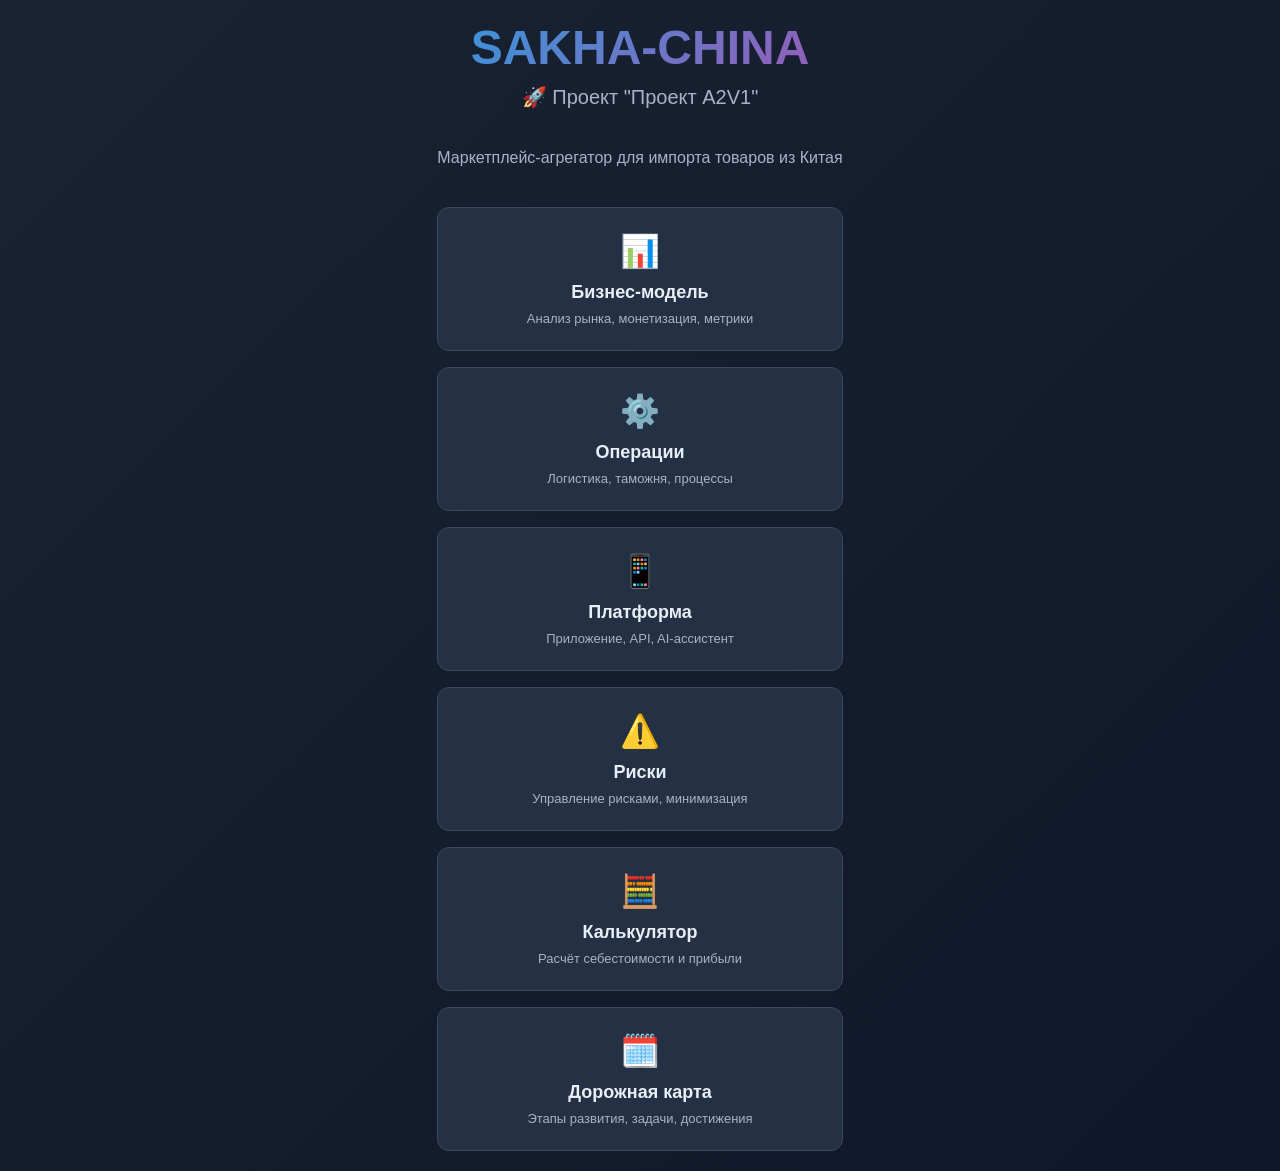
<file: index.html>
<!DOCTYPE html>
<html lang="ru">
<head>
    <meta charset="UTF-8">
    <meta name="viewport" content="width=device-width, initial-scale=1.0">
    <title>Sakha-China · Проект A2V1</title>
    <style>
        * { margin: 0; padding: 0; box-sizing: border-box; }
        body {
            font-family: -apple-system, BlinkMacSystemFont, 'Segoe UI', Roboto, sans-serif;
            background: linear-gradient(135deg, #1a2332 0%, #0f172a 100%);
            color: #e8eef5;
            min-height: 100vh;
            display: flex;
            flex-direction: column;
            align-items: center;
            justify-content: center;
            padding: 20px;
        }
        .container {
            max-width: 800px;
            text-align: center;
        }
        h1 {
            font-size: 48px;
            margin-bottom: 10px;
            background: linear-gradient(135deg, #3498db, #9b59b6);
            -webkit-background-clip: text;
            -webkit-text-fill-color: transparent;
        }
        .subtitle {
            font-size: 20px;
            color: #a8b3c7;
            margin-bottom: 40px;
        }
        .links {
            display: grid;
            grid-template-columns: repeat(auto-fit, minmax(250px, 1fr));
            gap: 16px;
            margin-top: 40px;
        }
        .link-card {
            background: #243044;
            border: 1px solid #3a4a61;
            border-radius: 12px;
            padding: 24px;
            text-decoration: none;
            color: #e8eef5;
            transition: all 0.3s;
        }
        .link-card:hover {
            transform: translateY(-4px);
            border-color: #3498db;
            box-shadow: 0 8px 24px rgba(52, 152, 219, 0.3);
        }
        .link-card h3 {
            font-size: 18px;
            margin-bottom: 8px;
        }
        .link-card p {
            font-size: 13px;
            color: #a8b3c7;
        }
        .icon {
            font-size: 32px;
            margin-bottom: 12px;
        }
    </style>
</head>
<body>
    <div class="container">
        <h1>SAKHA-CHINA</h1>
        <p class="subtitle">🚀 Проект "Проект A2V1"</p>
        <p style="color: #a8b3c7; margin-bottom: 20px;">
            Маркетплейс-агрегатор для импорта товаров из Китая
        </p>
        
        <div class="links">
            <a href="Business.html" class="link-card">
                <div class="icon">📊</div>
                <h3>Бизнес-модель</h3>
                <p>Анализ рынка, монетизация, метрики</p>
            </a>
            
            <a href="Operations.html" class="link-card">
                <div class="icon">⚙️</div>
                <h3>Операции</h3>
                <p>Логистика, таможня, процессы</p>
            </a>
            
            <a href="Platform.html" class="link-card">
                <div class="icon">📱</div>
                <h3>Платформа</h3>
                <p>Приложение, API, AI-ассистент</p>
            </a>
            
            <a href="Risks.html" class="link-card">
                <div class="icon">⚠️</div>
                <h3>Риски</h3>
                <p>Управление рисками, минимизация</p>
            </a>
            
            <a href="Calculator.html" class="link-card">
                <div class="icon">🧮</div>
                <h3>Калькулятор</h3>
                <p>Расчёт себестоимости и прибыли</p>
            </a>
            
            <a href="Roadmap.html" class="link-card">
                <div class="icon">🗓️</div>
                <h3>Дорожная карта</h3>
                <p>Этапы развития, задачи, достижения</p>
            </a>
        </div>
    </div>
</body>
</html>
</file>
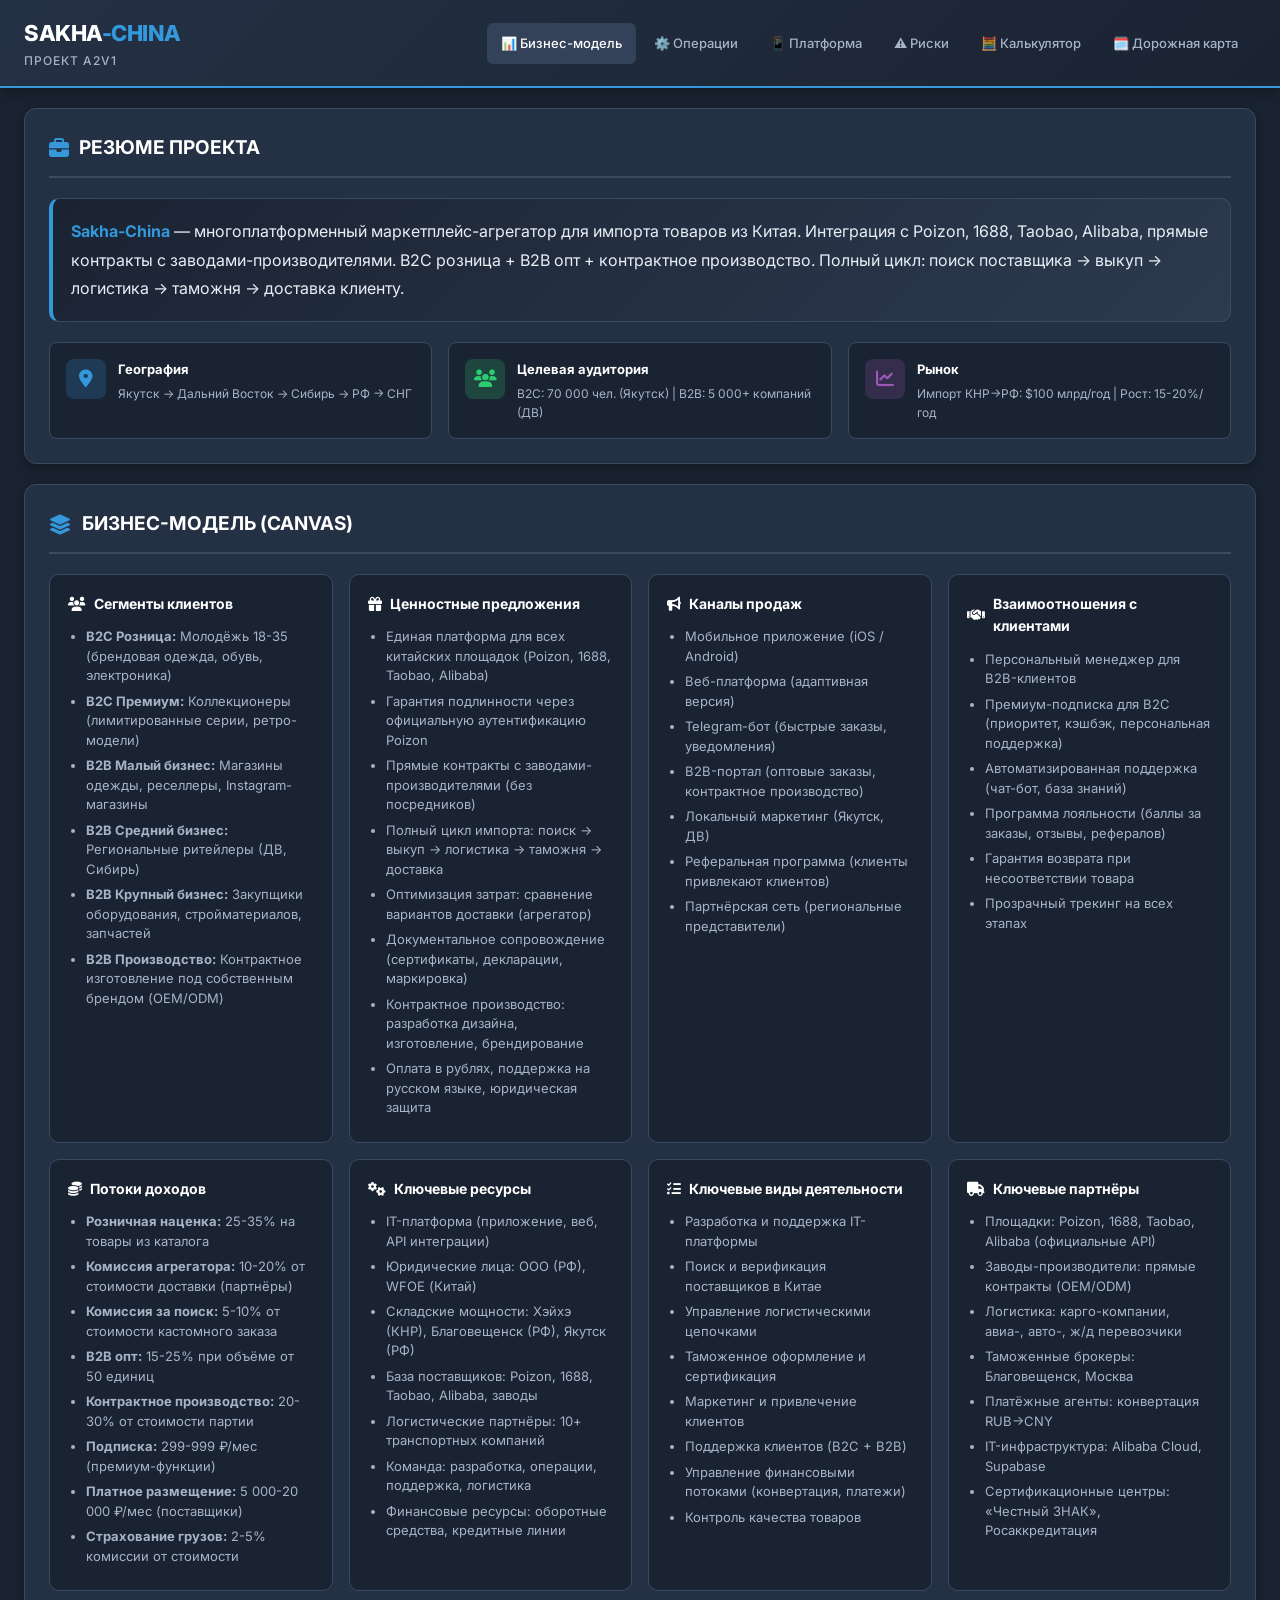
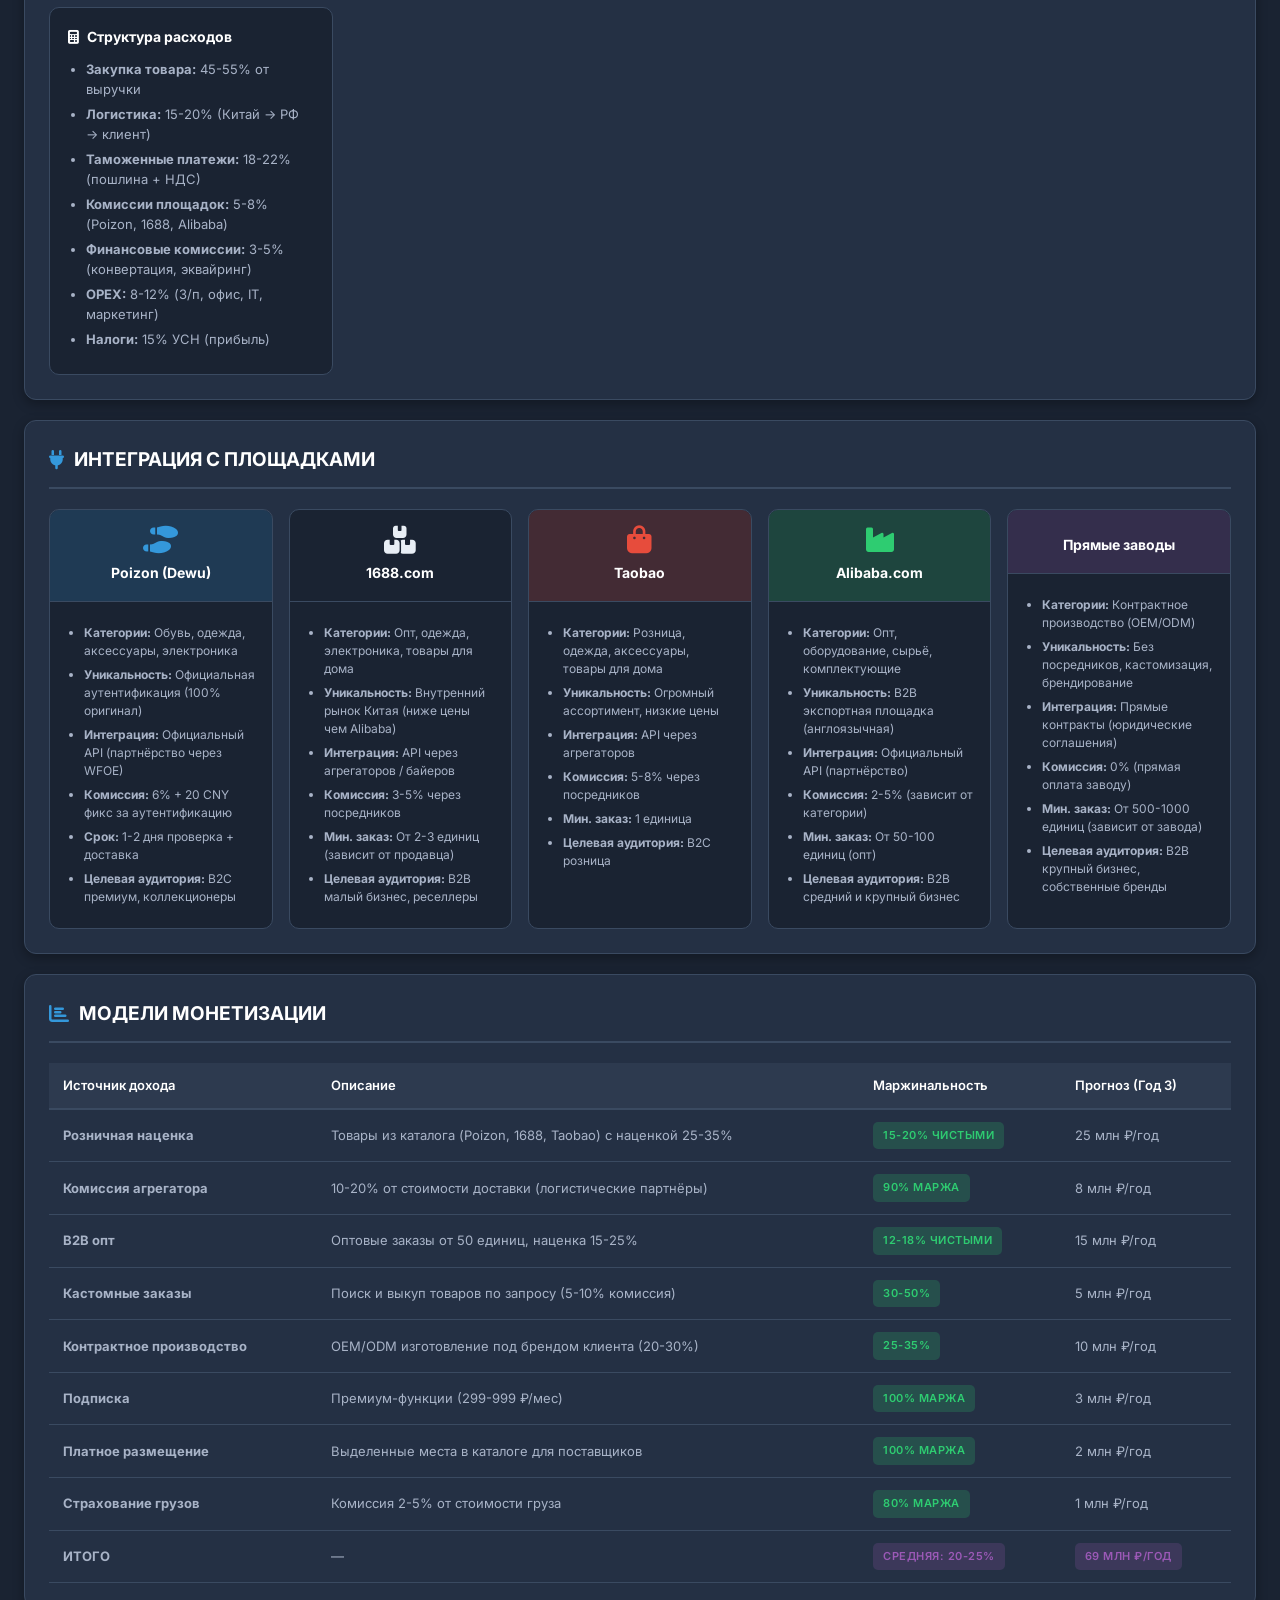
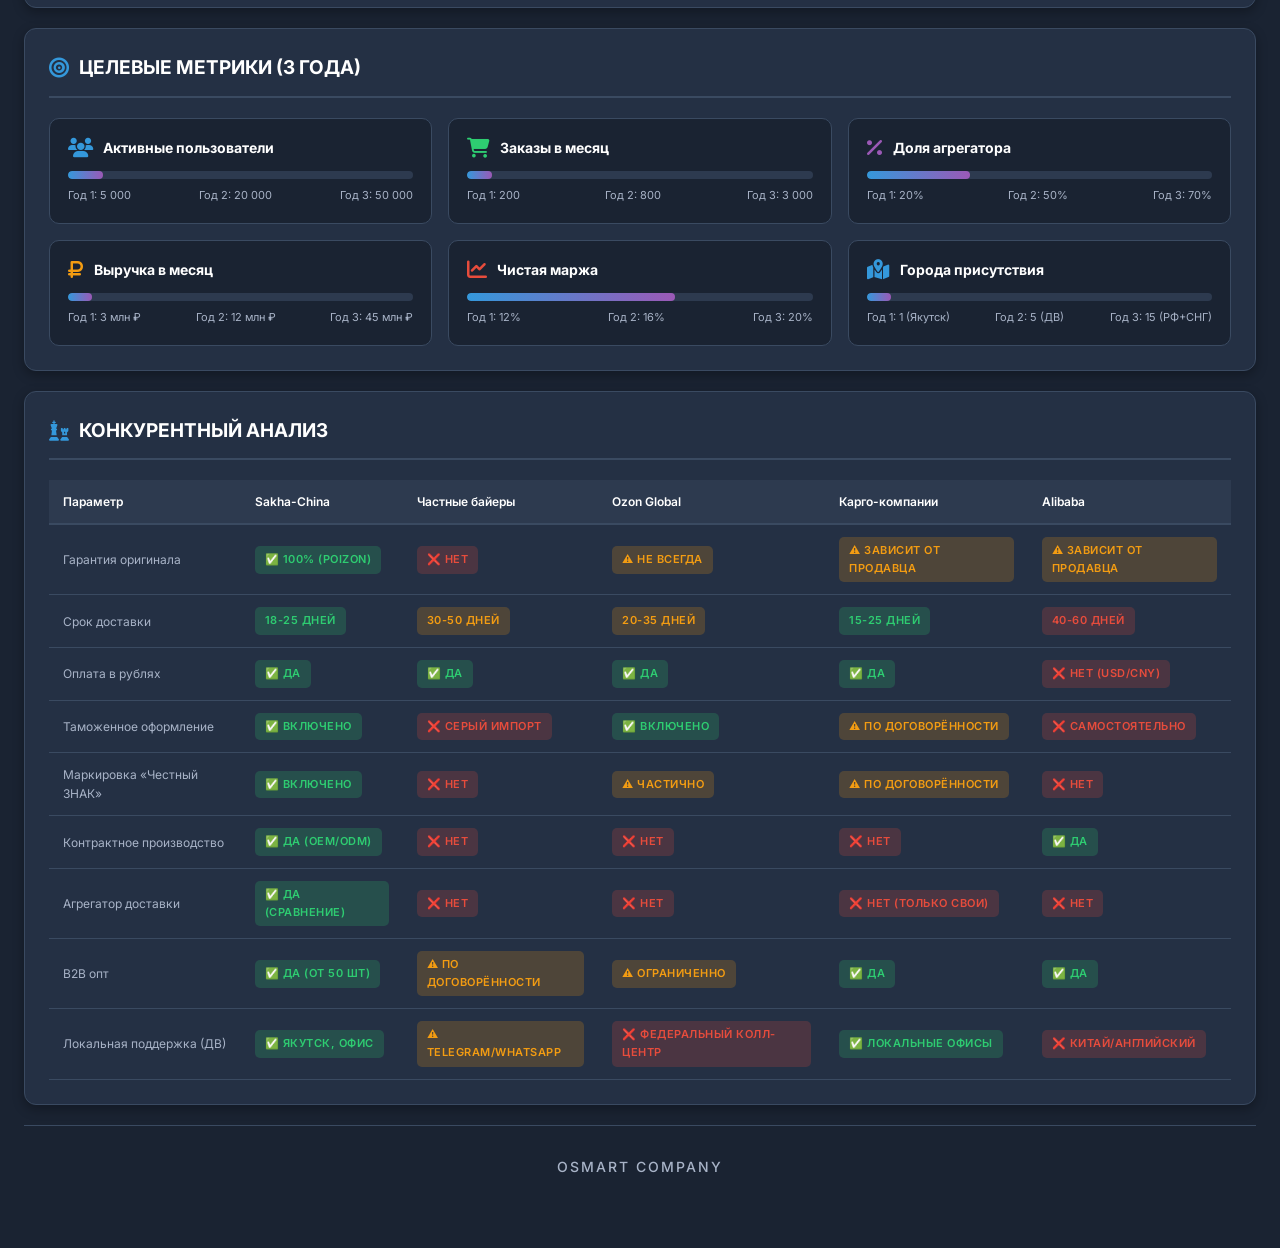
<file: Business.html>
<!DOCTYPE html>
<html lang="ru">
<head>
    <meta charset="UTF-8">
    <meta name="viewport" content="width=device-width, initial-scale=1.0, maximum-scale=1.0, user-scalable=no">
    <title>Sakha-China · Бизнес-модель</title>
    <link href="https://fonts.googleapis.com/css2?family=Inter:wght@400;500;600;700;800&family=JetBrains+Mono:wght@400;500;700&display=swap" rel="stylesheet">
    <link rel="stylesheet" href="https://cdnjs.cloudflare.com/ajax/libs/font-awesome/6.4.0/css/all.min.css">
    <link rel="stylesheet" href="Business.css">
</head>
<body>

<!-- HEADER -->
<header class="header">
    <div class="header-left">
        <div class="logo">SAKHA<span>-CHINA</span></div>
        <div class="subtitle">Проект A2V1</div>
    </div>
    <nav class="header-nav">
        <a href="Business.html" class="active">📊 Бизнес-модель</a>
        <a href="Operations.html">⚙️ Операции</a>
        <a href="Platform.html">📱 Платформа</a>
        <a href="Risks.html">⚠️ Риски</a>
        <a href="Calculator.html">🧮 Калькулятор</a>
        <a href="Roadmap.html">🗓️ Дорожная карта</a>
    </nav>
</header>

<!-- MAIN CONTENT -->
<main class="main-content">

    <!-- Section 1: Executive Summary -->
    <section class="section">
        <h2 class="section-title"><i class="fas fa-briefcase"></i> РЕЗЮМЕ ПРОЕКТА</h2>
        
        <div class="card highlight-card">
            <p class="essence-text">
                <strong class="text-blue">Sakha-China</strong> — многоплатформенный маркетплейс-агрегатор для импорта товаров из Китая. 
                Интеграция с Poizon, 1688, Taobao, Alibaba, прямые контракты с заводами-производителями. 
                B2C розница + B2B опт + контрактное производство. Полный цикл: поиск поставщика → выкуп → логистика → таможня → доставка клиенту.
            </p>
        </div>

        <div class="info-grid">
            <div class="info-box">
                <div class="info-icon blue"><i class="fas fa-map-marker-alt"></i></div>
                <div class="info-content">
                    <h4>География</h4>
                    <p>Якутск → Дальний Восток → Сибирь → РФ → СНГ</p>
                </div>
            </div>
            <div class="info-box">
                <div class="info-icon green"><i class="fas fa-users"></i></div>
                <div class="info-content">
                    <h4>Целевая аудитория</h4>
                    <p>B2C: 70 000 чел. (Якутск) | B2B: 5 000+ компаний (ДВ)</p>
                </div>
            </div>
            <div class="info-box">
                <div class="info-icon purple"><i class="fas fa-chart-line"></i></div>
                <div class="info-content">
                    <h4>Рынок</h4>
                    <p>Импорт КНР→РФ: $100 млрд/год | Рост: 15-20%/год</p>
                </div>
            </div>
        </div>
    </section>

    <!-- Section 2: Business Model Canvas -->
    <section class="section">
        <h2 class="section-title"><i class="fas fa-layer-group"></i> БИЗНЕС-МОДЕЛЬ (CANVAS)</h2>
        
        <div class="canvas-grid">
            <div class="canvas-card">
                <h4><i class="fas fa-users"></i> Сегменты клиентов</h4>
                <ul>
                    <li><strong>B2C Розница:</strong> Молодёжь 18-35 (брендовая одежда, обувь, электроника)</li>
                    <li><strong>B2C Премиум:</strong> Коллекционеры (лимитированные серии, ретро-модели)</li>
                    <li><strong>B2B Малый бизнес:</strong> Магазины одежды, реселлеры, Instagram-магазины</li>
                    <li><strong>B2B Средний бизнес:</strong> Региональные ритейлеры (ДВ, Сибирь)</li>
                    <li><strong>B2B Крупный бизнес:</strong> Закупщики оборудования, стройматериалов, запчастей</li>
                    <li><strong>B2B Производство:</strong> Контрактное изготовление под собственным брендом (OEM/ODM)</li>
                </ul>
            </div>

            <div class="canvas-card">
                <h4><i class="fas fa-gift"></i> Ценностные предложения</h4>
                <ul>
                    <li>Единая платформа для всех китайских площадок (Poizon, 1688, Taobao, Alibaba)</li>
                    <li>Гарантия подлинности через официальную аутентификацию Poizon</li>
                    <li>Прямые контракты с заводами-производителями (без посредников)</li>
                    <li>Полный цикл импорта: поиск → выкуп → логистика → таможня → доставка</li>
                    <li>Оптимизация затрат: сравнение вариантов доставки (агрегатор)</li>
                    <li>Документальное сопровождение (сертификаты, декларации, маркировка)</li>
                    <li>Контрактное производство: разработка дизайна, изготовление, брендирование</li>
                    <li>Оплата в рублях, поддержка на русском языке, юридическая защита</li>
                </ul>
            </div>

            <div class="canvas-card">
                <h4><i class="fas fa-bullhorn"></i> Каналы продаж</h4>
                <ul>
                    <li>Мобильное приложение (iOS / Android)</li>
                    <li>Веб-платформа (адаптивная версия)</li>
                    <li>Telegram-бот (быстрые заказы, уведомления)</li>
                    <li>B2B-портал (оптовые заказы, контрактное производство)</li>
                    <li>Локальный маркетинг (Якутск, ДВ)</li>
                    <li>Реферальная программа (клиенты привлекают клиентов)</li>
                    <li>Партнёрская сеть (региональные представители)</li>
                </ul>
            </div>

            <div class="canvas-card">
                <h4><i class="fas fa-handshake"></i> Взаимоотношения с клиентами</h4>
                <ul>
                    <li>Персональный менеджер для B2B-клиентов</li>
                    <li>Премиум-подписка для B2C (приоритет, кэшбэк, персональная поддержка)</li>
                    <li>Автоматизированная поддержка (чат-бот, база знаний)</li>
                    <li>Программа лояльности (баллы за заказы, отзывы, рефералов)</li>
                    <li>Гарантия возврата при несоответствии товара</li>
                    <li>Прозрачный трекинг на всех этапах</li>
                </ul>
            </div>

            <div class="canvas-card">
                <h4><i class="fas fa-coins"></i> Потоки доходов</h4>
                <ul>
                    <li><strong>Розничная наценка:</strong> 25-35% на товары из каталога</li>
                    <li><strong>Комиссия агрегатора:</strong> 10-20% от стоимости доставки (партнёры)</li>
                    <li><strong>Комиссия за поиск:</strong> 5-10% от стоимости кастомного заказа</li>
                    <li><strong>B2B опт:</strong> 15-25% при объёме от 50 единиц</li>
                    <li><strong>Контрактное производство:</strong> 20-30% от стоимости партии</li>
                    <li><strong>Подписка:</strong> 299-999 ₽/мес (премиум-функции)</li>
                    <li><strong>Платное размещение:</strong> 5 000-20 000 ₽/мес (поставщики)</li>
                    <li><strong>Страхование грузов:</strong> 2-5% комиссии от стоимости</li>
                </ul>
            </div>

            <div class="canvas-card">
                <h4><i class="fas fa-cogs"></i> Ключевые ресурсы</h4>
                <ul>
                    <li>IT-платформа (приложение, веб, API интеграции)</li>
                    <li>Юридические лица: ООО (РФ), WFOE (Китай)</li>
                    <li>Складские мощности: Хэйхэ (КНР), Благовещенск (РФ), Якутск (РФ)</li>
                    <li>База поставщиков: Poizon, 1688, Taobao, Alibaba, заводы</li>
                    <li>Логистические партнёры: 10+ транспортных компаний</li>
                    <li>Команда: разработка, операции, поддержка, логистика</li>
                    <li>Финансовые ресурсы: оборотные средства, кредитные линии</li>
                </ul>
            </div>

            <div class="canvas-card">
                <h4><i class="fas fa-tasks"></i> Ключевые виды деятельности</h4>
                <ul>
                    <li>Разработка и поддержка IT-платформы</li>
                    <li>Поиск и верификация поставщиков в Китае</li>
                    <li>Управление логистическими цепочками</li>
                    <li>Таможенное оформление и сертификация</li>
                    <li>Маркетинг и привлечение клиентов</li>
                    <li>Поддержка клиентов (B2C + B2B)</li>
                    <li>Управление финансовыми потоками (конвертация, платежи)</li>
                    <li>Контроль качества товаров</li>
                </ul>
            </div>

            <div class="canvas-card">
                <h4><i class="fas fa-truck"></i> Ключевые партнёры</h4>
                <ul>
                    <li>Площадки: Poizon, 1688, Taobao, Alibaba (официальные API)</li>
                    <li>Заводы-производители: прямые контракты (OEM/ODM)</li>
                    <li>Логистика: карго-компании, авиа-, авто-, ж/д перевозчики</li>
                    <li>Таможенные брокеры: Благовещенск, Москва</li>
                    <li>Платёжные агенты: конвертация RUB→CNY</li>
                    <li>IT-инфраструктура: Alibaba Cloud, Supabase</li>
                    <li>Сертификационные центры: «Честный ЗНАК», Росаккредитация</li>
                </ul>
            </div>

            <div class="canvas-card">
                <h4><i class="fas fa-calculator"></i> Структура расходов</h4>
                <ul>
                    <li><strong>Закупка товара:</strong> 45-55% от выручки</li>
                    <li><strong>Логистика:</strong> 15-20% (Китай → РФ → клиент)</li>
                    <li><strong>Таможенные платежи:</strong> 18-22% (пошлина + НДС)</li>
                    <li><strong>Комиссии площадок:</strong> 5-8% (Poizon, 1688, Alibaba)</li>
                    <li><strong>Финансовые комиссии:</strong> 3-5% (конвертация, эквайринг)</li>
                    <li><strong>OPEX:</strong> 8-12% (З/п, офис, IT, маркетинг)</li>
                    <li><strong>Налоги:</strong> 15% УСН (прибыль)</li>
                </ul>
            </div>
        </div>
    </section>

    <!-- Section 3: Platform Integration -->
    <section class="section">
        <h2 class="section-title"><i class="fas fa-plug"></i> ИНТЕГРАЦИЯ С ПЛОЩАДКАМИ</h2>
        
        <div class="platform-grid">
            <div class="platform-card">
                <div class="platform-header poizon">
                    <i class="fas fa-shoe-prints"></i>
                    <h4>Poizon (Dewu)</h4>
                </div>
                <div class="platform-body">
                    <ul>
                        <li><strong>Категории:</strong> Обувь, одежда, аксессуары, электроника</li>
                        <li><strong>Уникальность:</strong> Официальная аутентификация (100% оригинал)</li>
                        <li><strong>Интеграция:</strong> Официальный API (партнёрство через WFOE)</li>
                        <li><strong>Комиссия:</strong> 6% + 20 CNY фикс за аутентификацию</li>
                        <li><strong>Срок:</strong> 1-2 дня проверка + доставка</li>
                        <li><strong>Целевая аудитория:</strong> B2C премиум, коллекционеры</li>
                    </ul>
                </div>
            </div>

            <div class="platform-card">
                <div class="platform-header 1688">
                    <i class="fas fa-boxes"></i>
                    <h4>1688.com</h4>
                </div>
                <div class="platform-body">
                    <ul>
                        <li><strong>Категории:</strong> Опт, одежда, электроника, товары для дома</li>
                        <li><strong>Уникальность:</strong> Внутренний рынок Китая (ниже цены чем Alibaba)</li>
                        <li><strong>Интеграция:</strong> API через агрегаторов / байеров</li>
                        <li><strong>Комиссия:</strong> 3-5% через посредников</li>
                        <li><strong>Мин. заказ:</strong> От 2-3 единиц (зависит от продавца)</li>
                        <li><strong>Целевая аудитория:</strong> B2B малый бизнес, реселлеры</li>
                    </ul>
                </div>
            </div>

            <div class="platform-card">
                <div class="platform-header taobao">
                    <i class="fas fa-shopping-bag"></i>
                    <h4>Taobao</h4>
                </div>
                <div class="platform-body">
                    <ul>
                        <li><strong>Категории:</strong> Розница, одежда, аксессуары, товары для дома</li>
                        <li><strong>Уникальность:</strong> Огромный ассортимент, низкие цены</li>
                        <li><strong>Интеграция:</strong> API через агрегаторов</li>
                        <li><strong>Комиссия:</strong> 5-8% через посредников</li>
                        <li><strong>Мин. заказ:</strong> 1 единица</li>
                        <li><strong>Целевая аудитория:</strong> B2C розница</li>
                    </ul>
                </div>
            </div>

            <div class="platform-card">
                <div class="platform-header alibaba">
                    <i class="fas fa-industry"></i>
                    <h4>Alibaba.com</h4>
                </div>
                <div class="platform-body">
                    <ul>
                        <li><strong>Категории:</strong> Опт, оборудование, сырьё, комплектующие</li>
                        <li><strong>Уникальность:</strong> B2B экспортная площадка (англоязычная)</li>
                        <li><strong>Интеграция:</strong> Официальный API (партнёрство)</li>
                        <li><strong>Комиссия:</strong> 2-5% (зависит от категории)</li>
                        <li><strong>Мин. заказ:</strong> От 50-100 единиц (опт)</li>
                        <li><strong>Целевая аудитория:</strong> B2B средний и крупный бизнес</li>
                    </ul>
                </div>
            </div>

            <div class="platform-card">
                <div class="platform-header factory">
                    <i class="fas fa-factory"></i>
                    <h4>Прямые заводы</h4>
                </div>
                <div class="platform-body">
                    <ul>
                        <li><strong>Категории:</strong> Контрактное производство (OEM/ODM)</li>
                        <li><strong>Уникальность:</strong> Без посредников, кастомизация, брендирование</li>
                        <li><strong>Интеграция:</strong> Прямые контракты (юридические соглашения)</li>
                        <li><strong>Комиссия:</strong> 0% (прямая оплата заводу)</li>
                        <li><strong>Мин. заказ:</strong> От 500-1000 единиц (зависит от завода)</li>
                        <li><strong>Целевая аудитория:</strong> B2B крупный бизнес, собственные бренды</li>
                    </ul>
                </div>
            </div>
        </div>
    </section>

    <!-- Section 4: Revenue Model -->
    <section class="section">
        <h2 class="section-title"><i class="fas fa-chart-bar"></i> МОДЕЛИ МОНЕТИЗАЦИИ</h2>
        
        <div class="table-container">
            <table>
                <thead>
                    <tr>
                        <th>Источник дохода</th>
                        <th>Описание</th>
                        <th>Маржинальность</th>
                        <th>Прогноз (Год 3)</th>
                    </tr>
                </thead>
                <tbody>
                    <tr>
                        <td><strong>Розничная наценка</strong></td>
                        <td>Товары из каталога (Poizon, 1688, Taobao) с наценкой 25-35%</td>
                        <td><span class="badge green">15-20% чистыми</span></td>
                        <td>25 млн ₽/год</td>
                    </tr>
                    <tr>
                        <td><strong>Комиссия агрегатора</strong></td>
                        <td>10-20% от стоимости доставки (логистические партнёры)</td>
                        <td><span class="badge green">90% маржа</span></td>
                        <td>8 млн ₽/год</td>
                    </tr>
                    <tr>
                        <td><strong>B2B опт</strong></td>
                        <td>Оптовые заказы от 50 единиц, наценка 15-25%</td>
                        <td><span class="badge green">12-18% чистыми</span></td>
                        <td>15 млн ₽/год</td>
                    </tr>
                    <tr>
                        <td><strong>Кастомные заказы</strong></td>
                        <td>Поиск и выкуп товаров по запросу (5-10% комиссия)</td>
                        <td><span class="badge green">30-50%</span></td>
                        <td>5 млн ₽/год</td>
                    </tr>
                    <tr>
                        <td><strong>Контрактное производство</strong></td>
                        <td>OEM/ODM изготовление под брендом клиента (20-30%)</td>
                        <td><span class="badge green">25-35%</span></td>
                        <td>10 млн ₽/год</td>
                    </tr>
                    <tr>
                        <td><strong>Подписка</strong></td>
                        <td>Премиум-функции (299-999 ₽/мес)</td>
                        <td><span class="badge green">100% маржа</span></td>
                        <td>3 млн ₽/год</td>
                    </tr>
                    <tr>
                        <td><strong>Платное размещение</strong></td>
                        <td>Выделенные места в каталоге для поставщиков</td>
                        <td><span class="badge green">100% маржа</span></td>
                        <td>2 млн ₽/год</td>
                    </tr>
                    <tr>
                        <td><strong>Страхование грузов</strong></td>
                        <td>Комиссия 2-5% от стоимости груза</td>
                        <td><span class="badge green">80% маржа</span></td>
                        <td>1 млн ₽/год</td>
                    </tr>
                    <tr>
                        <td><strong>ИТОГО</strong></td>
                        <td>—</td>
                        <td><span class="badge purple">Средняя: 20-25%</span></td>
                        <td><span class="badge purple">69 млн ₽/год</span></td>
                    </tr>
                </tbody>
            </table>
        </div>
    </section>

    <!-- Section 5: Target Metrics -->
    <section class="section">
        <h2 class="section-title"><i class="fas fa-bullseye"></i> ЦЕЛЕВЫЕ МЕТРИКИ (3 ГОДА)</h2>
        
        <div class="metrics-detailed">
            <div class="metric-detailed-card">
                <div class="metric-header">
                    <i class="fas fa-users blue"></i>
                    <h4>Активные пользователи</h4>
                </div>
                <div class="metric-progress">
                    <div class="progress-bar">
                        <div class="progress-fill" style="width: 10%;"></div>
                    </div>
                    <div class="metric-values">
                        <span>Год 1: 5 000</span>
                        <span>Год 2: 20 000</span>
                        <span>Год 3: 50 000</span>
                    </div>
                </div>
            </div>

            <div class="metric-detailed-card">
                <div class="metric-header">
                    <i class="fas fa-shopping-cart green"></i>
                    <h4>Заказы в месяц</h4>
                </div>
                <div class="metric-progress">
                    <div class="progress-bar">
                        <div class="progress-fill" style="width: 7%;"></div>
                    </div>
                    <div class="metric-values">
                        <span>Год 1: 200</span>
                        <span>Год 2: 800</span>
                        <span>Год 3: 3 000</span>
                    </div>
                </div>
            </div>

            <div class="metric-detailed-card">
                <div class="metric-header">
                    <i class="fas fa-percent purple"></i>
                    <h4>Доля агрегатора</h4>
                </div>
                <div class="metric-progress">
                    <div class="progress-bar">
                        <div class="progress-fill" style="width: 30%;"></div>
                    </div>
                    <div class="metric-values">
                        <span>Год 1: 20%</span>
                        <span>Год 2: 50%</span>
                        <span>Год 3: 70%</span>
                    </div>
                </div>
            </div>

            <div class="metric-detailed-card">
                <div class="metric-header">
                    <i class="fas fa-ruble-sign yellow"></i>
                    <h4>Выручка в месяц</h4>
                </div>
                <div class="metric-progress">
                    <div class="progress-bar">
                        <div class="progress-fill" style="width: 7%;"></div>
                    </div>
                    <div class="metric-values">
                        <span>Год 1: 3 млн ₽</span>
                        <span>Год 2: 12 млн ₽</span>
                        <span>Год 3: 45 млн ₽</span>
                    </div>
                </div>
            </div>

            <div class="metric-detailed-card">
                <div class="metric-header">
                    <i class="fas fa-chart-line red"></i>
                    <h4>Чистая маржа</h4>
                </div>
                <div class="metric-progress">
                    <div class="progress-bar">
                        <div class="progress-fill" style="width: 60%;"></div>
                    </div>
                    <div class="metric-values">
                        <span>Год 1: 12%</span>
                        <span>Год 2: 16%</span>
                        <span>Год 3: 20%</span>
                    </div>
                </div>
            </div>

            <div class="metric-detailed-card">
                <div class="metric-header">
                    <i class="fas fa-map-marked-alt blue"></i>
                    <h4>Города присутствия</h4>
                </div>
                <div class="metric-progress">
                    <div class="progress-bar">
                        <div class="progress-fill" style="width: 7%;"></div>
                    </div>
                    <div class="metric-values">
                        <span>Год 1: 1 (Якутск)</span>
                        <span>Год 2: 5 (ДВ)</span>
                        <span>Год 3: 15 (РФ+СНГ)</span>
                    </div>
                </div>
            </div>
        </div>
    </section>

    <!-- Section 6: Competitive Analysis -->
    <section class="section">
        <h2 class="section-title"><i class="fas fa-chess"></i> КОНКУРЕНТНЫЙ АНАЛИЗ</h2>
        
        <div class="competitive-table">
            <table>
                <thead>
                    <tr>
                        <th>Параметр</th>
                        <th>Sakha-China</th>
                        <th>Частные байеры</th>
                        <th>Ozon Global</th>
                        <th>Карго-компании</th>
                        <th>Alibaba</th>
                    </tr>
                </thead>
                <tbody>
                    <tr>
                        <td>Гарантия оригинала</td>
                        <td><span class="badge green">✅ 100% (Poizon)</span></td>
                        <td><span class="badge red">❌ Нет</span></td>
                        <td><span class="badge yellow">⚠️ Не всегда</span></td>
                        <td><span class="badge yellow">⚠️ Зависит от продавца</span></td>
                        <td><span class="badge yellow">⚠️ Зависит от продавца</span></td>
                    </tr>
                    <tr>
                        <td>Срок доставки</td>
                        <td><span class="badge green">18-25 дней</span></td>
                        <td><span class="badge yellow">30-50 дней</span></td>
                        <td><span class="badge yellow">20-35 дней</span></td>
                        <td><span class="badge green">15-25 дней</span></td>
                        <td><span class="badge red">40-60 дней</span></td>
                    </tr>
                    <tr>
                        <td>Оплата в рублях</td>
                        <td><span class="badge green">✅ Да</span></td>
                        <td><span class="badge green">✅ Да</span></td>
                        <td><span class="badge green">✅ Да</span></td>
                        <td><span class="badge green">✅ Да</span></td>
                        <td><span class="badge red">❌ Нет (USD/CNY)</span></td>
                    </tr>
                    <tr>
                        <td>Таможенное оформление</td>
                        <td><span class="badge green">✅ Включено</span></td>
                        <td><span class="badge red">❌ Серый импорт</span></td>
                        <td><span class="badge green">✅ Включено</span></td>
                        <td><span class="badge yellow">⚠️ По договорённости</span></td>
                        <td><span class="badge red">❌ Самостоятельно</span></td>
                    </tr>
                    <tr>
                        <td>Маркировка «Честный ЗНАК»</td>
                        <td><span class="badge green">✅ Включено</span></td>
                        <td><span class="badge red">❌ Нет</span></td>
                        <td><span class="badge yellow">⚠️ Частично</span></td>
                        <td><span class="badge yellow">⚠️ По договорённости</span></td>
                        <td><span class="badge red">❌ Нет</span></td>
                    </tr>
                    <tr>
                        <td>Контрактное производство</td>
                        <td><span class="badge green">✅ Да (OEM/ODM)</span></td>
                        <td><span class="badge red">❌ Нет</span></td>
                        <td><span class="badge red">❌ Нет</span></td>
                        <td><span class="badge red">❌ Нет</span></td>
                        <td><span class="badge green">✅ Да</span></td>
                    </tr>
                    <tr>
                        <td>Агрегатор доставки</td>
                        <td><span class="badge green">✅ Да (сравнение)</span></td>
                        <td><span class="badge red">❌ Нет</span></td>
                        <td><span class="badge red">❌ Нет</span></td>
                        <td><span class="badge red">❌ Нет (только свои)</span></td>
                        <td><span class="badge red">❌ Нет</span></td>
                    </tr>
                    <tr>
                        <td>B2B опт</td>
                        <td><span class="badge green">✅ Да (от 50 шт)</span></td>
                        <td><span class="badge yellow">⚠️ По договорённости</span></td>
                        <td><span class="badge yellow">⚠️ Ограниченно</span></td>
                        <td><span class="badge green">✅ Да</span></td>
                        <td><span class="badge green">✅ Да</span></td>
                    </tr>
                    <tr>
                        <td>Локальная поддержка (ДВ)</td>
                        <td><span class="badge green">✅ Якутск, офис</span></td>
                        <td><span class="badge yellow">⚠️ Telegram/WhatsApp</span></td>
                        <td><span class="badge red">❌ Федеральный колл-центр</span></td>
                        <td><span class="badge green">✅ Локальные офисы</span></td>
                        <td><span class="badge red">❌ Китай/английский</span></td>
                    </tr>
                </tbody>
            </table>
        </div>
    </section>

    <!-- END MARK -->
    <div class="end-mark">
        <p>Osmart company</p>
    </div>

</main>

<script src="Business.js"></script>
</body>
</html>
</file>
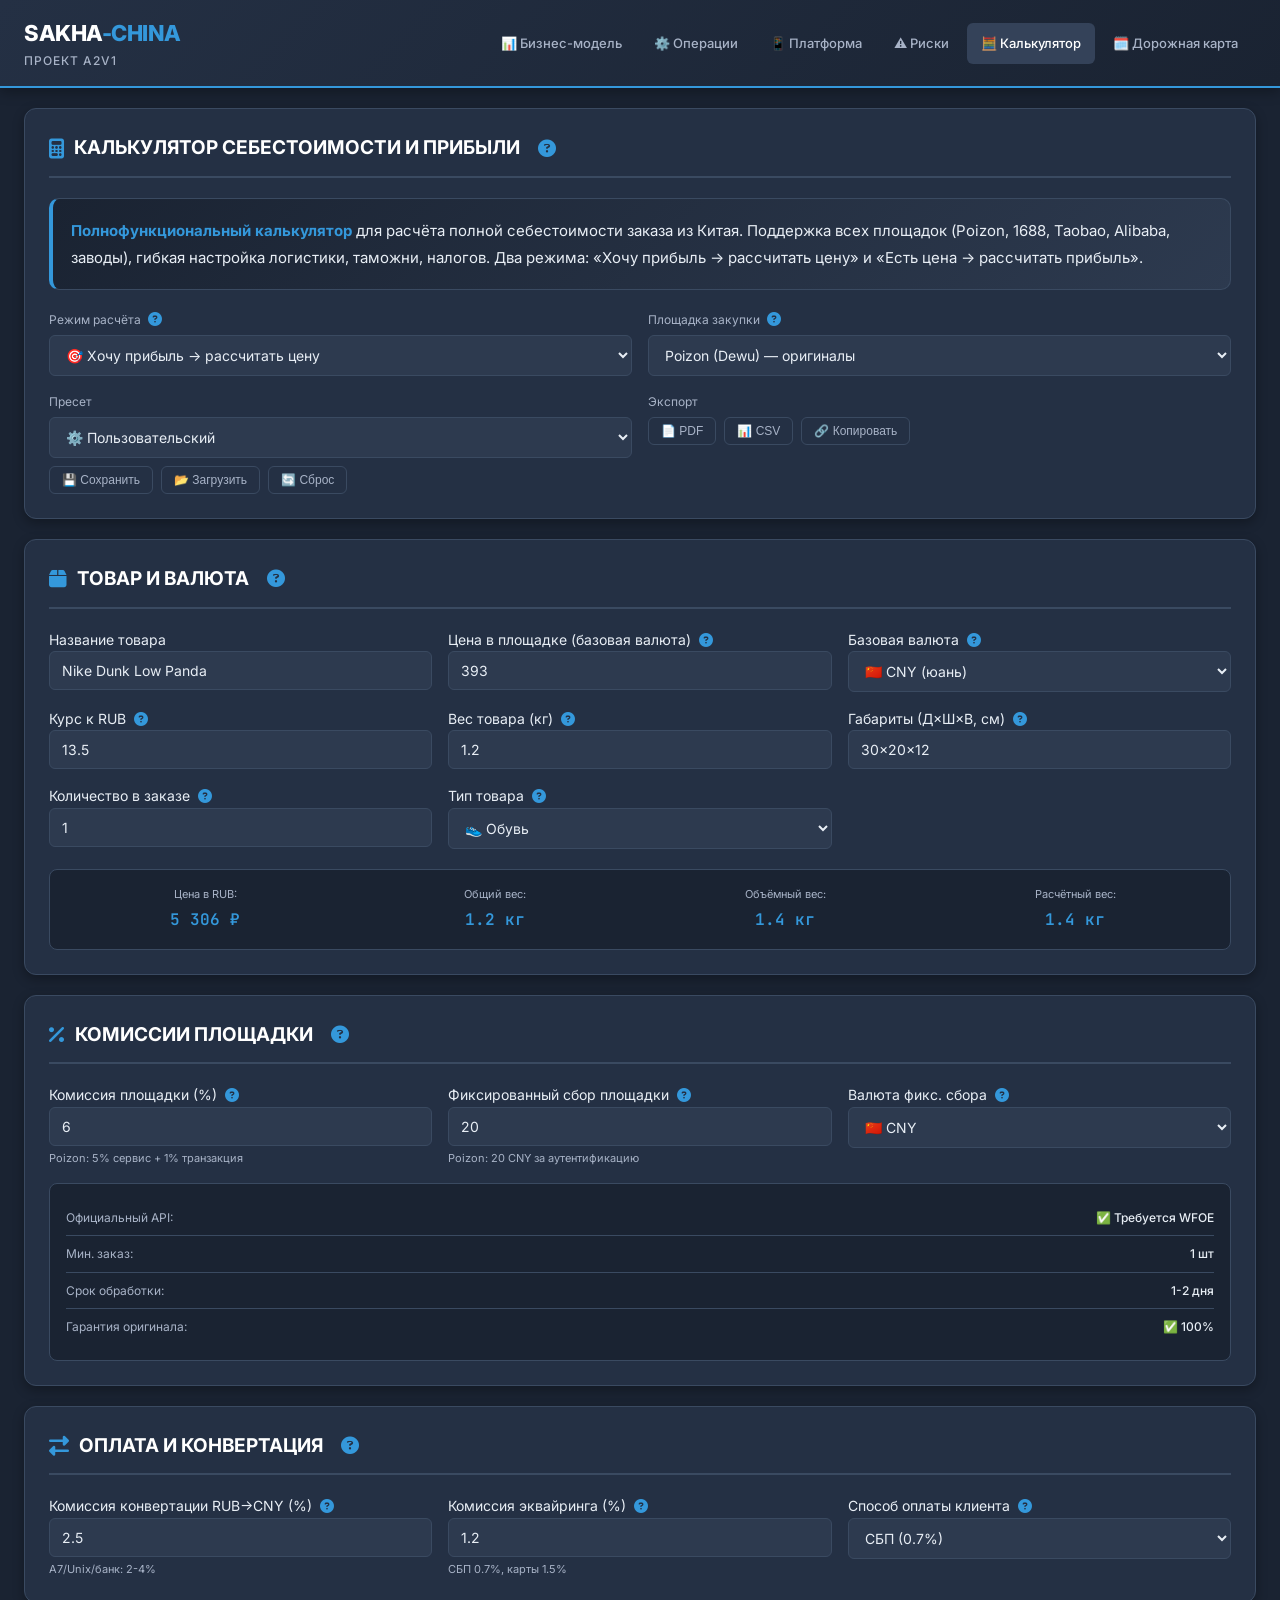
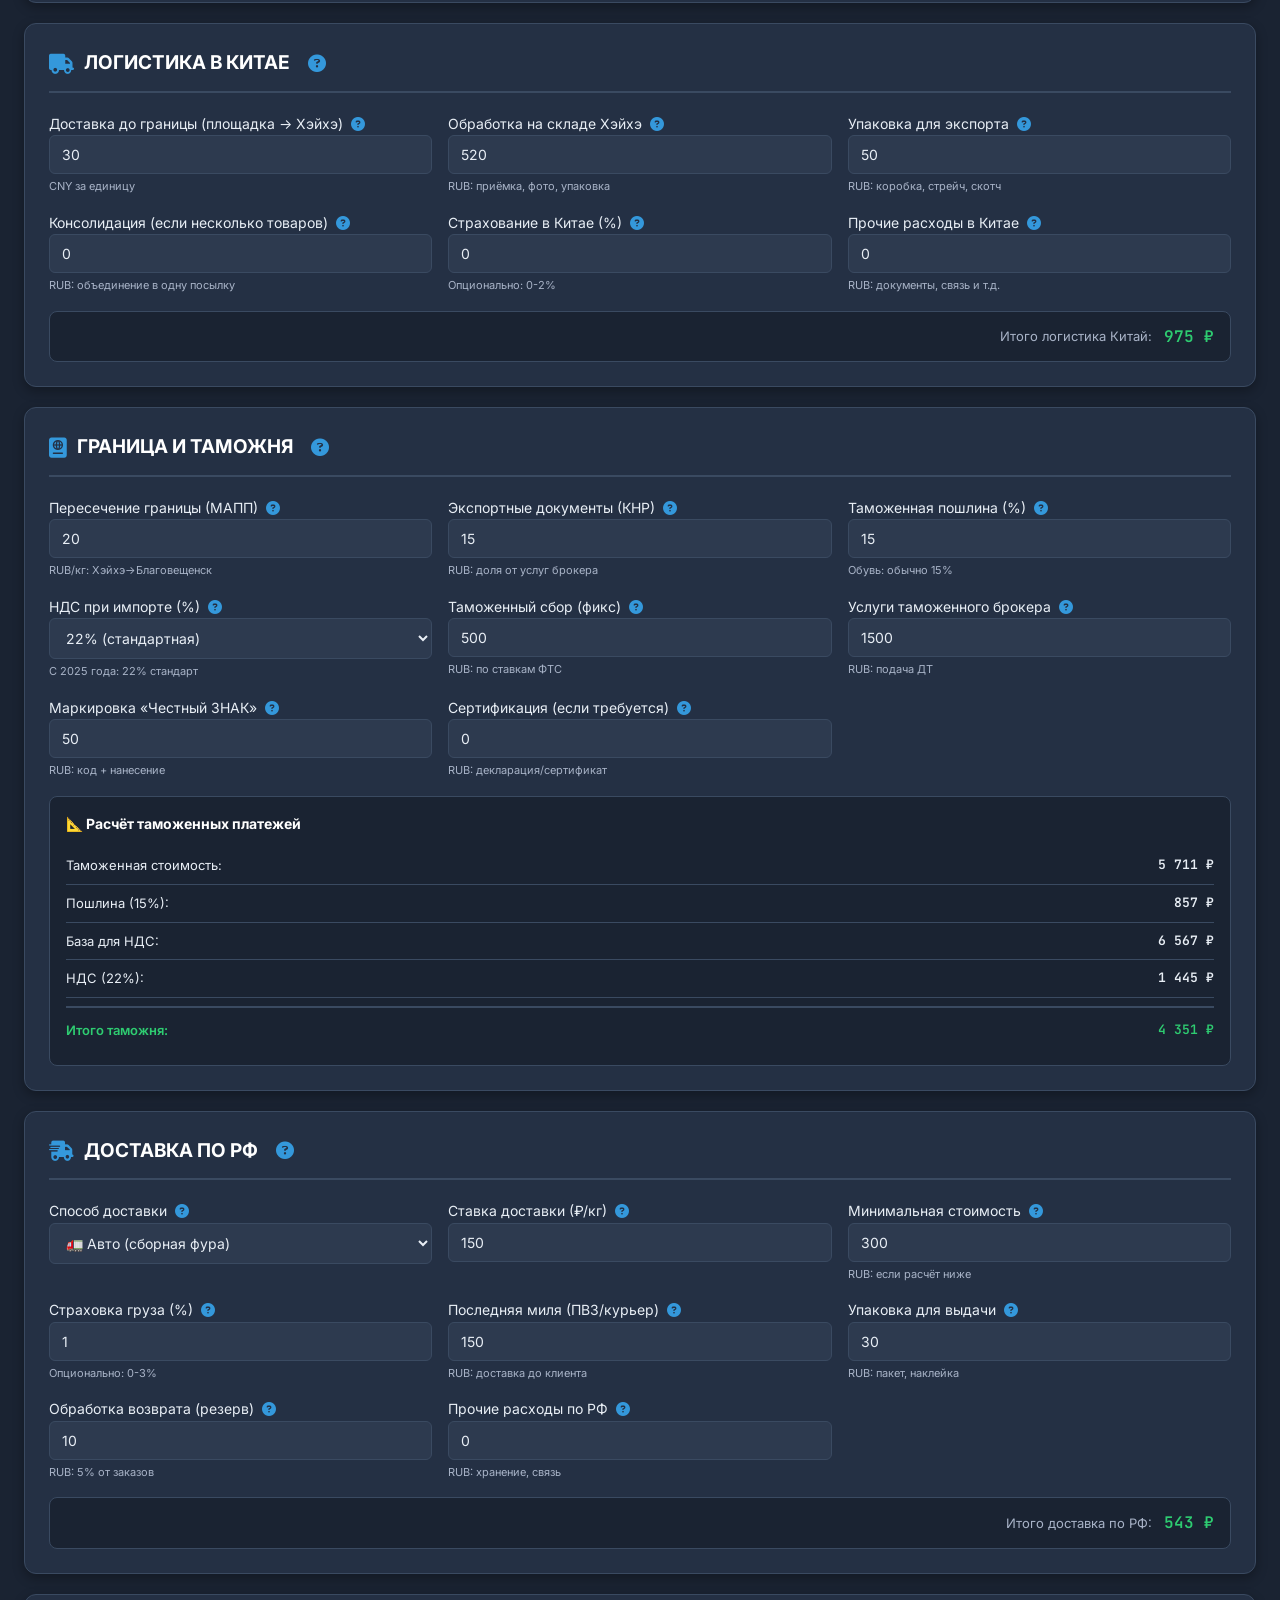
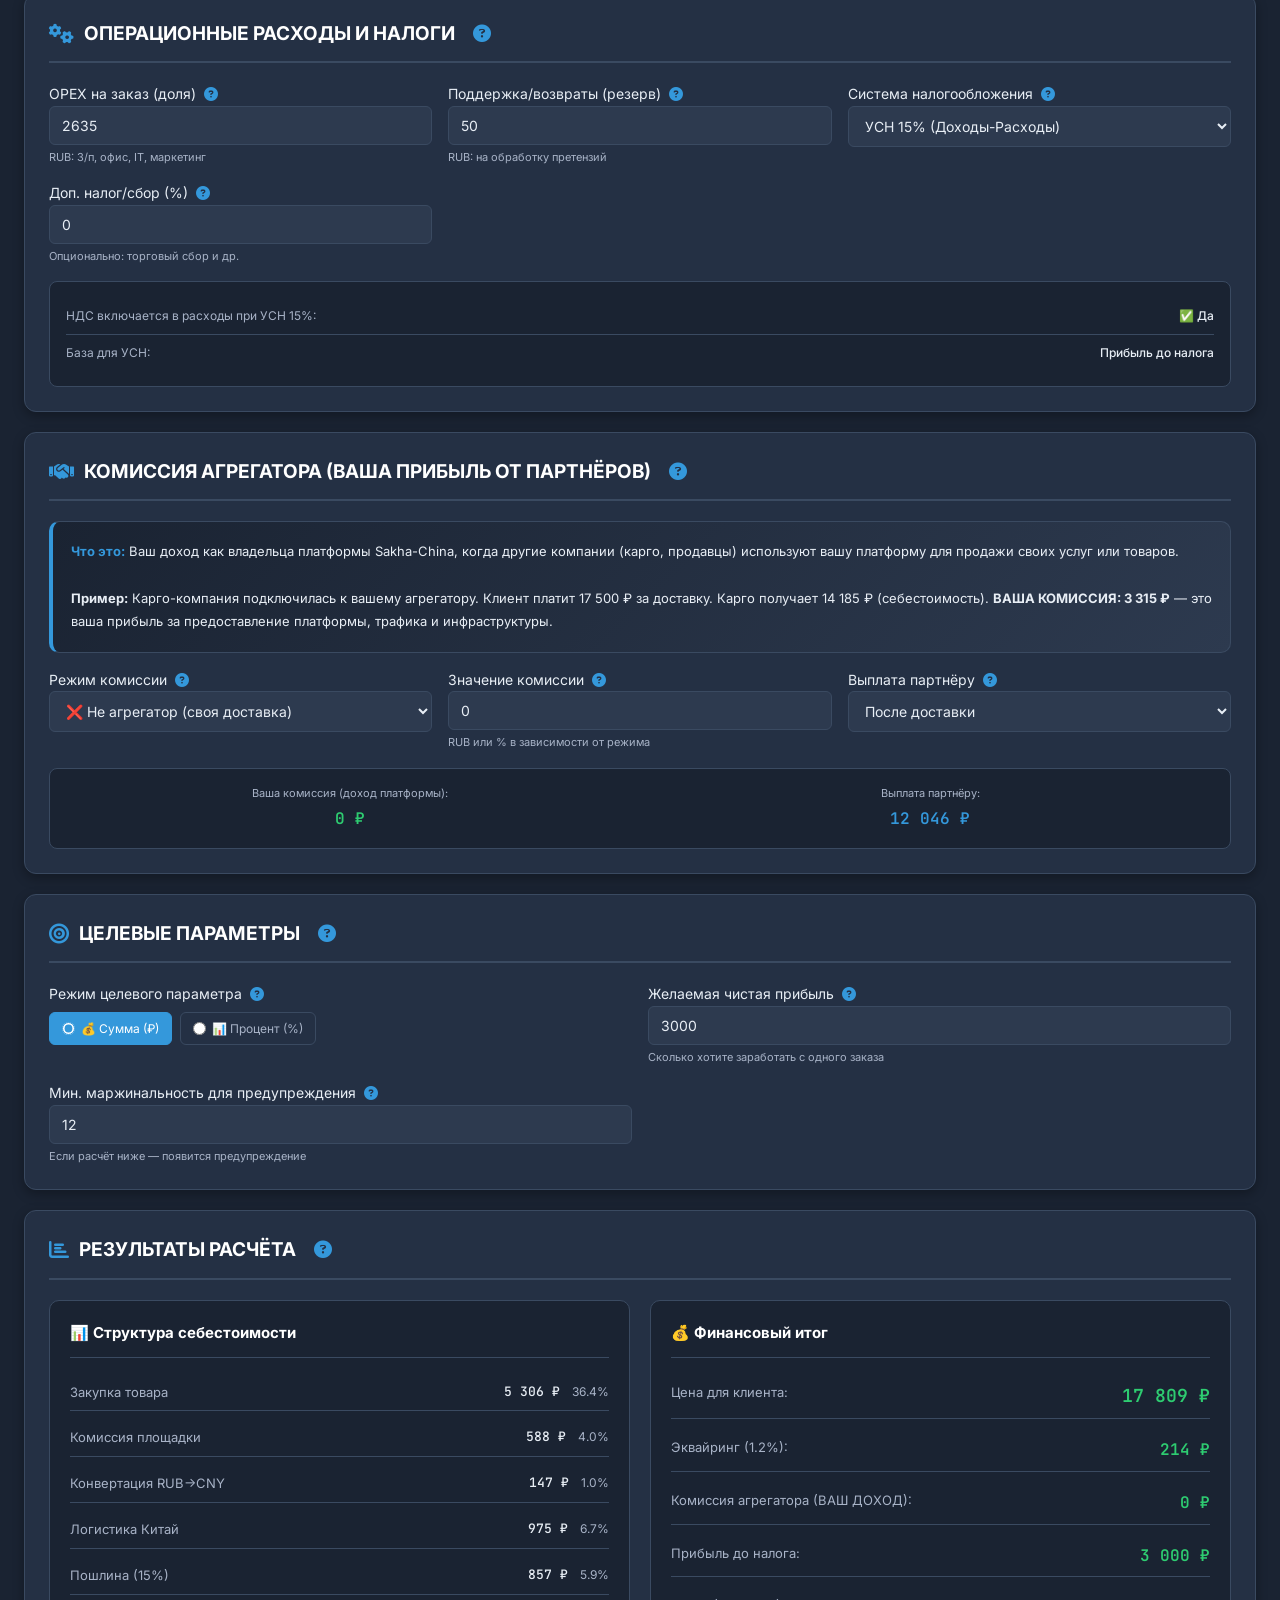
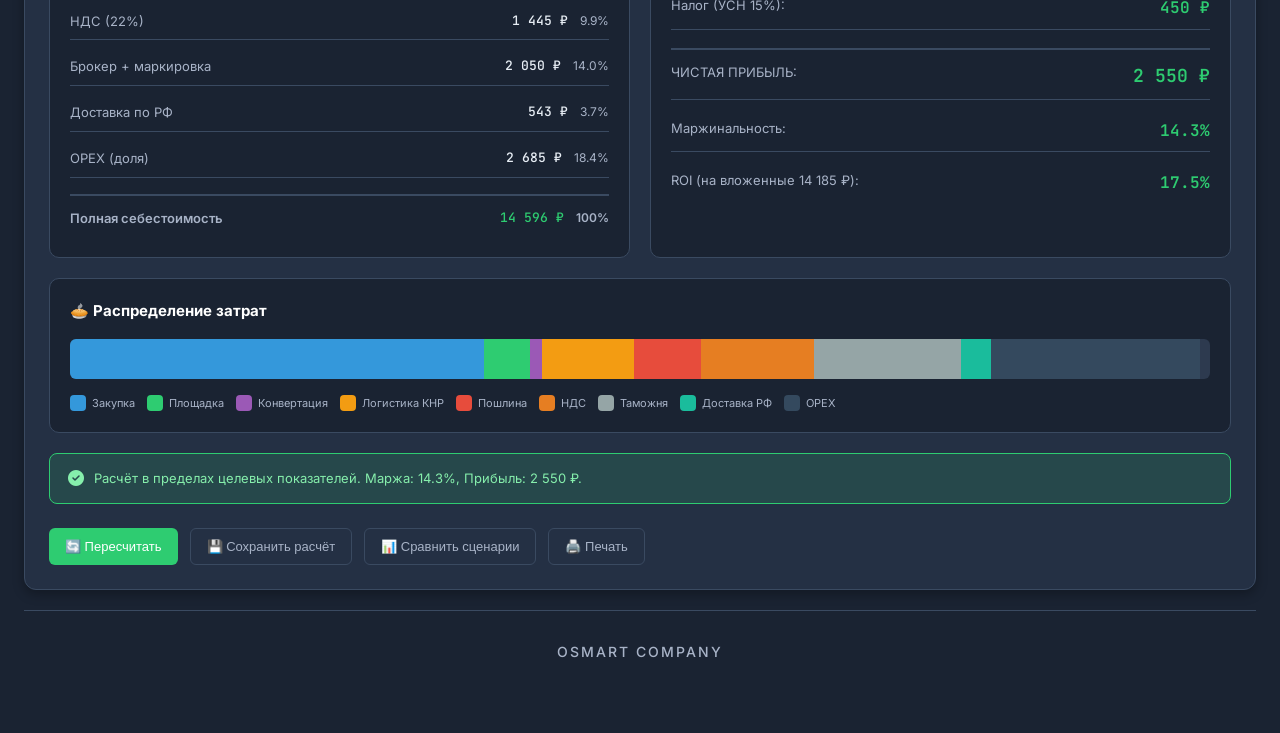
<file: Calculator.html>
<!DOCTYPE html>
<html lang="ru">
<head>
    <meta charset="UTF-8">
    <meta name="viewport" content="width=device-width, initial-scale=1.0, maximum-scale=1.0, user-scalable=no">
    <title>Sakha-China · Калькулятор</title>
    <link href="https://fonts.googleapis.com/css2?family=Inter:wght@400;500;600;700;800&family=JetBrains+Mono:wght@400;500;700&display=swap" rel="stylesheet">
    <link rel="stylesheet" href="https://cdnjs.cloudflare.com/ajax/libs/font-awesome/6.4.0/css/all.min.css">
    <link rel="stylesheet" href="Calculator.css">
</head>
<body>

<!-- HEADER -->
<header class="header">
    <div class="header-left">
        <div class="logo">SAKHA<span>-CHINA</span></div>
        <div class="subtitle">Проект A2V1</div>
    </div>
    <nav class="header-nav">
        <a href="Business.html">📊 Бизнес-модель</a>
        <a href="Operations.html">⚙️ Операции</a>
        <a href="Platform.html">📱 Платформа</a>
        <a href="Risks.html">⚠️ Риски</a>
        <a href="Calculator.html" class="active">🧮 Калькулятор</a>
        <a href="Roadmap.html">🗓️ Дорожная карта</a>
    </nav>
</header>

<!-- MAIN CONTENT -->
<main class="main-content">

    <!-- Section 1: Calculator Header -->
    <section class="section">
        <h2 class="section-title">
            <i class="fas fa-calculator"></i> КАЛЬКУЛЯТОР СЕБЕСТОИМОСТИ И ПРИБЫЛИ
            <i class="fas fa-question-circle info-icon" data-info="calculatorOverview" style="margin-left:8px;cursor:pointer;"></i>
        </h2>
        
        <div class="card highlight-card">
            <p class="essence-text">
                <strong class="text-blue">Полнофункциональный калькулятор</strong> для расчёта полной себестоимости заказа из Китая. 
                Поддержка всех площадок (Poizon, 1688, Taobao, Alibaba, заводы), гибкая настройка логистики, таможни, налогов. 
                Два режима: «Хочу прибыль → рассчитать цену» и «Есть цена → рассчитать прибыль».
            </p>
        </div>

        <div class="calc-controls">
            <div class="control-group">
                <label>
                    Режим расчёта
                    <i class="fas fa-question-circle info-icon" data-info="calcMode"></i>
                </label>
                <select id="calcMode" class="form-select" onchange="toggleCalcMode()">
                    <option value="profit">🎯 Хочу прибыль → рассчитать цену</option>
                    <option value="price">💰 Есть цена → рассчитать прибыль</option>
                </select>
            </div>
            <div class="control-group">
                <label>
                    Площадка закупки
                    <i class="fas fa-question-circle info-icon" data-info="platform"></i>
                </label>
                <select id="platform" class="form-select" onchange="updatePlatformDefaults()">
                    <option value="poizon">Poizon (Dewu) — оригиналы</option>
                    <option value="1688">1688.com — опт</option>
                    <option value="taobao">Taobao — розница</option>
                    <option value="alibaba">Alibaba — B2B экспорт</option>
                    <option value="factory">Прямой завод — OEM/ODM</option>
                </select>
            </div>
            <div class="control-group">
                <label>Пресет</label>
                <div class="preset-controls">
                    <select id="presetSelect" class="form-select">
                        <option value="custom">⚙️ Пользовательский</option>
                        <option value="sneakers">👟 Кроссовки (средние)</option>
                        <option value="clothing">👕 Одежда (лёгкая)</option>
                        <option value="electronics">📱 Электроника</option>
                        <option value="bulk">📦 Опт (50+ шт)</option>
                    </select>
                    <button class="btn btn-sm btn-outline" onclick="savePreset()">💾 Сохранить</button>
                    <button class="btn btn-sm btn-outline" onclick="loadPreset()">📂 Загрузить</button>
                    <button class="btn btn-sm btn-outline" onclick="resetCalculator()">🔄 Сброс</button>
                </div>
            </div>
            <div class="control-group">
                <label>Экспорт</label>
                <div class="export-controls">
                    <button class="btn btn-sm btn-outline" onclick="exportPDF()">📄 PDF</button>
                    <button class="btn btn-sm btn-outline" onclick="exportCSV()">📊 CSV</button>
                    <button class="btn btn-sm btn-outline" onclick="copyLink()">🔗 Копировать</button>
                </div>
            </div>
        </div>
    </section>

    <!-- Section 2: Product & Currency -->
    <section class="section">
        <h2 class="section-title">
            <i class="fas fa-box"></i> ТОВАР И ВАЛЮТА
            <i class="fas fa-question-circle info-icon" data-info="productSection" style="margin-left:8px;cursor:pointer;"></i>
        </h2>
        
        <div class="grid-4">
            <div class="input-group">
                <label>Название товара</label>
                <input type="text" id="productName" class="form-input" placeholder="Например: Nike Dunk Low" value="Nike Dunk Low Panda">
            </div>
            <div class="input-group">
                <label>
                    Цена в площадке (базовая валюта)
                    <i class="fas fa-question-circle info-icon" data-info="basePrice"></i>
                </label>
                <input type="number" id="basePrice" class="form-input" value="393" step="0.01" oninput="calculate()">
            </div>
            <div class="input-group">
                <label>
                    Базовая валюта
                    <i class="fas fa-question-circle info-icon" data-info="baseCurrency"></i>
                </label>
                <select id="baseCurrency" class="form-select" onchange="calculate()">
                    <option value="CNY">🇨🇳 CNY (юань)</option>
                    <option value="USD">🇺🇸 USD (доллар)</option>
                    <option value="EUR">🇪🇺 EUR (евро)</option>
                </select>
            </div>
            <div class="input-group">
                <label>
                    Курс к RUB
                    <i class="fas fa-question-circle info-icon" data-info="exchangeRate"></i>
                </label>
                <input type="number" id="exchangeRate" class="form-input" value="13.5" step="0.01" oninput="calculate()">
            </div>
            <div class="input-group">
                <label>
                    Вес товара (кг)
                    <i class="fas fa-question-circle info-icon" data-info="weight"></i>
                </label>
                <input type="number" id="weight" class="form-input" value="1.2" step="0.1" oninput="calculate()">
            </div>
            <div class="input-group">
                <label>
                    Габариты (Д×Ш×В, см)
                    <i class="fas fa-question-circle info-icon" data-info="dimensions"></i>
                </label>
                <input type="text" id="dimensions" class="form-input" placeholder="30×20×12" value="30×20×12">
            </div>
            <div class="input-group">
                <label>
                    Количество в заказе
                    <i class="fas fa-question-circle info-icon" data-info="quantity"></i>
                </label>
                <input type="number" id="quantity" class="form-input" value="1" min="1" oninput="calculate()">
            </div>
            <div class="input-group">
                <label>
                    Тип товара
                    <i class="fas fa-question-circle info-icon" data-info="productType"></i>
                </label>
                <select id="productType" class="form-select" onchange="calculate()">
                    <option value="shoes">👟 Обувь</option>
                    <option value="clothing">👕 Одежда</option>
                    <option value="electronics">📱 Электроника</option>
                    <option value="accessories">🎒 Аксессуары</option>
                    <option value="other">📦 Другое</option>
                </select>
            </div>
        </div>

        <div class="calculation-preview">
            <div class="preview-item">
                <span class="preview-label">Цена в RUB:</span>
                <span class="preview-value" id="previewPriceRUB">5 304 ₽</span>
            </div>
            <div class="preview-item">
                <span class="preview-label">Общий вес:</span>
                <span class="preview-value" id="previewWeight">1.2 кг</span>
            </div>
            <div class="preview-item">
                <span class="preview-label">Объёмный вес:</span>
                <span class="preview-value" id="previewVolumetric">1.8 кг</span>
            </div>
            <div class="preview-item">
                <span class="preview-label">Расчётный вес:</span>
                <span class="preview-value" id="previewChargeable">1.8 кг</span>
            </div>
        </div>
    </section>

    <!-- Section 3: Platform Commissions -->
    <section class="section">
        <h2 class="section-title">
            <i class="fas fa-percentage"></i> КОМИССИИ ПЛОЩАДКИ
            <i class="fas fa-question-circle info-icon" data-info="platformFees" style="margin-left:8px;cursor:pointer;"></i>
        </h2>
        
        <div class="grid-3">
            <div class="input-group">
                <label>
                    Комиссия площадки (%)
                    <i class="fas fa-question-circle info-icon" data-info="platformFeePct"></i>
                </label>
                <input type="number" id="platformFeePct" class="form-input" value="6" step="0.1" oninput="calculate()">
                <small class="form-hint" id="platformFeeHint">Poizon: 5% сервис + 1% транзакция</small>
            </div>
            <div class="input-group">
                <label>
                    Фиксированный сбор площадки
                    <i class="fas fa-question-circle info-icon" data-info="platformFeeFix"></i>
                </label>
                <input type="number" id="platformFeeFix" class="form-input" value="20" step="1" oninput="calculate()">
                <small class="form-hint" id="platformFeeFixHint">Poizon: 20 CNY за аутентификацию</small>
            </div>
            <div class="input-group">
                <label>
                    Валюта фикс. сбора
                    <i class="fas fa-question-circle info-icon" data-info="platformFeeCurrency"></i>
                </label>
                <select id="platformFeeCurrency" class="form-select" onchange="calculate()">
                    <option value="CNY">🇨🇳 CNY</option>
                    <option value="USD">🇺🇸 USD</option>
                    <option value="RUB">🇷🇺 RUB</option>
                </select>
            </div>
        </div>

        <div class="platform-info" id="platformInfo">
            <div class="info-row">
                <span class="info-label">Официальный API:</span>
                <span class="info-value" id="apiStatus">✅ Требуется WFOE</span>
            </div>
            <div class="info-row">
                <span class="info-label">Мин. заказ:</span>
                <span class="info-value" id="minOrder">1 шт</span>
            </div>
            <div class="info-row">
                <span class="info-label">Срок обработки:</span>
                <span class="info-value" id="processingTime">1-2 дня</span>
            </div>
            <div class="info-row">
                <span class="info-label">Гарантия оригинала:</span>
                <span class="info-value" id="authGuarantee">✅ 100%</span>
            </div>
        </div>
    </section>

    <!-- Section 4: Payment & Conversion -->
    <section class="section">
        <h2 class="section-title">
            <i class="fas fa-exchange-alt"></i> ОПЛАТА И КОНВЕРТАЦИЯ
            <i class="fas fa-question-circle info-icon" data-info="paymentSection" style="margin-left:8px;cursor:pointer;"></i>
        </h2>
        
        <div class="grid-3">
            <div class="input-group">
                <label>
                    Комиссия конвертации RUB→CNY (%)
                    <i class="fas fa-question-circle info-icon" data-info="convertFeePct"></i>
                </label>
                <input type="number" id="convertFeePct" class="form-input" value="2.5" step="0.1" oninput="calculate()">
                <small class="form-hint">A7/Unix/банк: 2-4%</small>
            </div>
            <div class="input-group">
                <label>
                    Комиссия эквайринга (%)
                    <i class="fas fa-question-circle info-icon" data-info="acquiringPct"></i>
                </label>
                <input type="number" id="acquiringPct" class="form-input" value="1.2" step="0.1" oninput="calculate()">
                <small class="form-hint">СБП 0.7%, карты 1.5%</small>
            </div>
            <div class="input-group">
                <label>
                    Способ оплаты клиента
                    <i class="fas fa-question-circle info-icon" data-info="paymentMethod"></i>
                </label>
                <select id="paymentMethod" class="form-select" onchange="calculate()">
                    <option value="sbp">СБП (0.7%)</option>
                    <option value="card">Карта РФ (1.5%)</option>
                    <option value="mixed">Смешанный (1.2%)</option>
                </select>
            </div>
        </div>
    </section>

    <!-- Section 5: China Logistics -->
    <section class="section">
        <h2 class="section-title">
            <i class="fas fa-truck"></i> ЛОГИСТИКА В КИТАЕ
            <i class="fas fa-question-circle info-icon" data-info="chinaLogistics" style="margin-left:8px;cursor:pointer;"></i>
        </h2>
        
        <div class="logistics-grid">
            <div class="input-group">
                <label>
                    Доставка до границы (площадка → Хэйхэ)
                    <i class="fas fa-question-circle info-icon" data-info="chinaShippingCNY"></i>
                </label>
                <input type="number" id="chinaShippingCNY" class="form-input" value="30" step="1" oninput="calculate()">
                <small class="form-hint">CNY за единицу</small>
            </div>
            <div class="input-group">
                <label>
                    Обработка на складе Хэйхэ
                    <i class="fas fa-question-circle info-icon" data-info="warehouseHandling"></i>
                </label>
                <input type="number" id="warehouseHandling" class="form-input" value="520" step="10" oninput="calculate()">
                <small class="form-hint">RUB: приёмка, фото, упаковка</small>
            </div>
            <div class="input-group">
                <label>
                    Упаковка для экспорта
                    <i class="fas fa-question-circle info-icon" data-info="exportPackaging"></i>
                </label>
                <input type="number" id="exportPackaging" class="form-input" value="50" step="10" oninput="calculate()">
                <small class="form-hint">RUB: коробка, стрейч, скотч</small>
            </div>
            <div class="input-group">
                <label>
                    Консолидация (если несколько товаров)
                    <i class="fas fa-question-circle info-icon" data-info="consolidationFee"></i>
                </label>
                <input type="number" id="consolidationFee" class="form-input" value="0" step="10" oninput="calculate()">
                <small class="form-hint">RUB: объединение в одну посылку</small>
            </div>
            <div class="input-group">
                <label>
                    Страхование в Китае (%)
                    <i class="fas fa-question-circle info-icon" data-info="chinaInsurancePct"></i>
                </label>
                <input type="number" id="chinaInsurancePct" class="form-input" value="0" step="0.1" oninput="calculate()">
                <small class="form-hint">Опционально: 0-2%</small>
            </div>
            <div class="input-group">
                <label>
                    Прочие расходы в Китае
                    <i class="fas fa-question-circle info-icon" data-info="chinaOther"></i>
                </label>
                <input type="number" id="chinaOther" class="form-input" value="0" step="10" oninput="calculate()">
                <small class="form-hint">RUB: документы, связь и т.д.</small>
            </div>
        </div>

        <div class="logistics-summary">
            <div class="summary-item">
                <span class="summary-label">Итого логистика Китай:</span>
                <span class="summary-value" id="chinaLogisticsTotal">975 ₽</span>
            </div>
        </div>
    </section>

    <!-- Section 6: Border & Customs -->
    <section class="section">
        <h2 class="section-title">
            <i class="fas fa-passport"></i> ГРАНИЦА И ТАМОЖНЯ
            <i class="fas fa-question-circle info-icon" data-info="customsSection" style="margin-left:8px;cursor:pointer;"></i>
        </h2>
        
        <div class="grid-4">
            <div class="input-group">
                <label>
                    Пересечение границы (МАПП)
                    <i class="fas fa-question-circle info-icon" data-info="borderCrossing"></i>
                </label>
                <input type="number" id="borderCrossing" class="form-input" value="20" step="1" oninput="calculate()">
                <small class="form-hint">RUB/кг: Хэйхэ→Благовещенск</small>
            </div>
            <div class="input-group">
                <label>
                    Экспортные документы (КНР)
                    <i class="fas fa-question-circle info-icon" data-info="exportDocs"></i>
                </label>
                <input type="number" id="exportDocs" class="form-input" value="15" step="1" oninput="calculate()">
                <small class="form-hint">RUB: доля от услуг брокера</small>
            </div>
            <div class="input-group">
                <label>
                    Таможенная пошлина (%)
                    <i class="fas fa-question-circle info-icon" data-info="dutyPct"></i>
                </label>
                <input type="number" id="dutyPct" class="form-input" value="15" step="0.1" oninput="calculate()">
                <small class="form-hint" id="dutyHint">Обувь: 15%, Одежда: 10-20%</small>
            </div>
            <div class="input-group">
                <label>
                    НДС при импорте (%)
                    <i class="fas fa-question-circle info-icon" data-info="vatPct"></i>
                </label>
                <select id="vatPct" class="form-select" onchange="calculate()">
                    <option value="0">0% (льгота)</option>
                    <option value="12">12% (льготная)</option>
                    <option value="22" selected>22% (стандартная)</option>
                </select>
                <small class="form-hint">С 2025 года: 22% стандарт</small>
            </div>
            <div class="input-group">
                <label>
                    Таможенный сбор (фикс)
                    <i class="fas fa-question-circle info-icon" data-info="customsFee"></i>
                </label>
                <input type="number" id="customsFee" class="form-input" value="500" step="100" oninput="calculate()">
                <small class="form-hint">RUB: по ставкам ФТС</small>
            </div>
            <div class="input-group">
                <label>
                    Услуги таможенного брокера
                    <i class="fas fa-question-circle info-icon" data-info="brokerFee"></i>
                </label>
                <input type="number" id="brokerFee" class="form-input" value="1500" step="100" oninput="calculate()">
                <small class="form-hint">RUB: подача ДТ</small>
            </div>
            <div class="input-group">
                <label>
                    Маркировка «Честный ЗНАК»
                    <i class="fas fa-question-circle info-icon" data-info="markingFee"></i>
                </label>
                <input type="number" id="markingFee" class="form-input" value="50" step="10" oninput="calculate()">
                <small class="form-hint">RUB: код + нанесение</small>
            </div>
            <div class="input-group">
                <label>
                    Сертификация (если требуется)
                    <i class="fas fa-question-circle info-icon" data-info="certificationFee"></i>
                </label>
                <input type="number" id="certificationFee" class="form-input" value="0" step="100" oninput="calculate()">
                <small class="form-hint">RUB: декларация/сертификат</small>
            </div>
        </div>

        <div class="customs-calculation">
            <h4>📐 Расчёт таможенных платежей</h4>
            <div class="calc-row">
                <span>Таможенная стоимость:</span>
                <span class="calc-value" id="customsBase">5 709 ₽</span>
            </div>
            <div class="calc-row">
                <span>Пошлина (<span id="dutyPctDisplay">15</span>%):</span>
                <span class="calc-value" id="dutyAmount">856 ₽</span>
            </div>
            <div class="calc-row">
                <span>База для НДС:</span>
                <span class="calc-value" id="vatBase">6 565 ₽</span>
            </div>
            <div class="calc-row">
                <span>НДС (<span id="vatPctDisplay">22</span>%):</span>
                <span class="calc-value" id="vatAmount">1 444 ₽</span>
            </div>
            <div class="calc-row total">
                <span>Итого таможня:</span>
                <span class="calc-value" id="customsTotal">3 804 ₽</span>
            </div>
        </div>
    </section>

    <!-- Section 7: Russia Logistics -->
    <section class="section">
        <h2 class="section-title">
            <i class="fas fa-shipping-fast"></i> ДОСТАВКА ПО РФ
            <i class="fas fa-question-circle info-icon" data-info="ruLogistics" style="margin-left:8px;cursor:pointer;"></i>
        </h2>
        
        <div class="grid-4">
            <div class="input-group">
                <label>
                    Способ доставки
                    <i class="fas fa-question-circle info-icon" data-info="ruShippingMethod"></i>
                </label>
                <select id="ruShippingMethod" class="form-select" onchange="calculate()">
                    <option value="auto">🚛 Авто (сборная фура)</option>
                    <option value="rail">🚂 Ж/Д контейнер</option>
                    <option value="air">✈️ Авиа (срочно)</option>
                    <option value="courier">🚚 Курьер (мелкий груз)</option>
                </select>
            </div>
            <div class="input-group">
                <label>
                    Ставка доставки (₽/кг)
                    <i class="fas fa-question-circle info-icon" data-info="ruShippingRate"></i>
                </label>
                <input type="number" id="ruShippingRate" class="form-input" value="150" step="10" oninput="calculate()">
            </div>
            <div class="input-group">
                <label>
                    Минимальная стоимость
                    <i class="fas fa-question-circle info-icon" data-info="ruShippingMin"></i>
                </label>
                <input type="number" id="ruShippingMin" class="form-input" value="300" step="50" oninput="calculate()">
                <small class="form-hint">RUB: если расчёт ниже</small>
            </div>
            <div class="input-group">
                <label>
                    Страховка груза (%)
                    <i class="fas fa-question-circle info-icon" data-info="ruInsurancePct"></i>
                </label>
                <input type="number" id="ruInsurancePct" class="form-input" value="1" step="0.1" oninput="calculate()">
                <small class="form-hint">Опционально: 0-3%</small>
            </div>
            <div class="input-group">
                <label>
                    Последняя миля (ПВЗ/курьер)
                    <i class="fas fa-question-circle info-icon" data-info="lastMile"></i>
                </label>
                <input type="number" id="lastMile" class="form-input" value="150" step="25" oninput="calculate()">
                <small class="form-hint">RUB: доставка до клиента</small>
            </div>
            <div class="input-group">
                <label>
                    Упаковка для выдачи
                    <i class="fas fa-question-circle info-icon" data-info="finalPackaging"></i>
                </label>
                <input type="number" id="finalPackaging" class="form-input" value="30" step="10" oninput="calculate()">
                <small class="form-hint">RUB: пакет, наклейка</small>
            </div>
            <div class="input-group">
                <label>
                    Обработка возврата (резерв)
                    <i class="fas fa-question-circle info-icon" data-info="returnReserve"></i>
                </label>
                <input type="number" id="returnReserve" class="form-input" value="10" step="5" oninput="calculate()">
                <small class="form-hint">RUB: 5% от заказов</small>
            </div>
            <div class="input-group">
                <label>
                    Прочие расходы по РФ
                    <i class="fas fa-question-circle info-icon" data-info="ruOther"></i>
                </label>
                <input type="number" id="ruOther" class="form-input" value="0" step="50" oninput="calculate()">
                <small class="form-hint">RUB: хранение, связь</small>
            </div>
        </div>

        <div class="logistics-summary">
            <div class="summary-item">
                <span class="summary-label">Итого доставка по РФ:</span>
                <span class="summary-value" id="ruLogisticsTotal">313 ₽</span>
            </div>
        </div>
    </section>

    <!-- Section 8: Operations & Taxes -->
    <section class="section">
        <h2 class="section-title">
            <i class="fas fa-cogs"></i> ОПЕРАЦИОННЫЕ РАСХОДЫ И НАЛОГИ
            <i class="fas fa-question-circle info-icon" data-info="operationsSection" style="margin-left:8px;cursor:pointer;"></i>
        </h2>
        
        <div class="grid-4">
            <div class="input-group">
                <label>
                    OPEX на заказ (доля)
                    <i class="fas fa-question-circle info-icon" data-info="opex"></i>
                </label>
                <input type="number" id="opex" class="form-input" value="2635" step="100" oninput="calculate()">
                <small class="form-hint">RUB: З/п, офис, IT, маркетинг</small>
            </div>
            <div class="input-group">
                <label>
                    Поддержка/возвраты (резерв)
                    <i class="fas fa-question-circle info-icon" data-info="supportReserve"></i>
                </label>
                <input type="number" id="supportReserve" class="form-input" value="50" step="10" oninput="calculate()">
                <small class="form-hint">RUB: на обработку претензий</small>
            </div>
            <div class="input-group">
                <label>
                    Система налогообложения
                    <i class="fas fa-question-circle info-icon" data-info="taxSystem"></i>
                </label>
                <select id="taxSystem" class="form-select" onchange="calculate()">
                    <option value="usn6">УСН 6% (Доходы)</option>
                    <option value="usn15" selected>УСН 15% (Доходы-Расходы)</option>
                    <option value="osno">ОСНО (НДС + Прибыль)</option>
                </select>
            </div>
            <div class="input-group">
                <label>
                    Доп. налог/сбор (%)
                    <i class="fas fa-question-circle info-icon" data-info="extraTaxPct"></i>
                </label>
                <input type="number" id="extraTaxPct" class="form-input" value="0" step="0.1" oninput="calculate()">
                <small class="form-hint">Опционально: торговый сбор и др.</small>
            </div>
        </div>

        <div class="tax-info">
            <div class="info-row">
                <span class="info-label">НДС включается в расходы при УСН 15%:</span>
                <span class="info-value" id="vatInExpenses">✅ Да</span>
            </div>
            <div class="info-row">
                <span class="info-label">База для УСН:</span>
                <span class="info-value" id="usnBase">Прибыль до налога</span>
            </div>
        </div>
    </section>

    <!-- Section 9: Aggregator Commission -->
    <section class="section">
        <h2 class="section-title">
            <i class="fas fa-handshake"></i> КОМИССИЯ АГРЕГАТОРА (ВАША ПРИБЫЛЬ ОТ ПАРТНЁРОВ)
            <i class="fas fa-question-circle info-icon" data-info="aggregatorCommission" style="margin-left:8px;cursor:pointer;"></i>
        </h2>
        
        <div class="card highlight-card" style="margin-bottom:16px;">
            <p class="essence-text" style="font-size:13px;">
                <strong class="text-blue">Что это:</strong> Ваш доход как владельца платформы Sakha-China, когда другие компании (карго, продавцы) используют вашу платформу для продажи своих услуг или товаров.
                <br><br>
                <strong>Пример:</strong> Карго-компания подключилась к вашему агрегатору. Клиент платит 17 500 ₽ за доставку. Карго получает 14 185 ₽ (себестоимость). <strong>ВАША КОМИССИЯ: 3 315 ₽</strong> — это ваша прибыль за предоставление платформы, трафика и инфраструктуры.
            </p>
        </div>
        
        <div class="grid-3">
            <div class="input-group">
                <label>
                    Режим комиссии
                    <i class="fas fa-question-circle info-icon" data-info="aggregatorMode"></i>
                </label>
                <select id="aggregatorMode" class="form-select" onchange="calculate()">
                    <option value="none">❌ Не агрегатор (своя доставка)</option>
                    <option value="fixed">🔢 Фиксированная (₽)</option>
                    <option value="pct_delivery">📦 % от доставки</option>
                    <option value="pct_order">🛒 % от заказа</option>
                </select>
            </div>
            <div class="input-group" id="aggregatorValueGroup">
                <label>
                    Значение комиссии
                    <i class="fas fa-question-circle info-icon" data-info="aggregatorValue"></i>
                </label>
                <input type="number" id="aggregatorValue" class="form-input" value="0" step="1" oninput="calculate()">
                <small class="form-hint" id="aggregatorHint">RUB или % в зависимости от режима</small>
            </div>
            <div class="input-group">
                <label>
                    Выплата партнёру
                    <i class="fas fa-question-circle info-icon" data-info="partnerPayout"></i>
                </label>
                <select id="partnerPayout" class="form-select" onchange="calculate()">
                    <option value="after_delivery">После доставки</option>
                    <option value="after_confirmation">После подтверждения клиентом</option>
                    <option value="weekly">Еженедельно</option>
                </select>
            </div>
        </div>

        <div class="aggregator-preview">
            <div class="preview-item">
                <span class="preview-label">Ваша комиссия (доход платформы):</span>
                <span class="preview-value text-green" id="aggregatorCommission">0 ₽</span>
            </div>
            <div class="preview-item">
                <span class="preview-label">Выплата партнёру:</span>
                <span class="preview-value" id="partnerPayoutAmount">0 ₽</span>
            </div>
        </div>
    </section>

    <!-- Section 10: Target Parameters -->
    <section class="section">
        <h2 class="section-title">
            <i class="fas fa-bullseye"></i> ЦЕЛЕВЫЕ ПАРАМЕТРЫ
            <i class="fas fa-question-circle info-icon" data-info="targetParams" style="margin-left:8px;cursor:pointer;"></i>
        </h2>
        
        <div id="targetProfitSection">
            <div class="grid-2">
                <div class="input-group">
                    <label>
                        Режим целевого параметра
                        <i class="fas fa-question-circle info-icon" data-info="targetMode"></i>
                    </label>
                    <div class="toggle-group">
                        <label class="toggle-option">
                            <input type="radio" name="targetMode" value="amount" checked onchange="toggleTargetMode()">
                            <span>💰 Сумма (₽)</span>
                        </label>
                        <label class="toggle-option">
                            <input type="radio" name="targetMode" value="pct" onchange="toggleTargetMode()">
                            <span>📊 Процент (%)</span>
                        </label>
                    </div>
                </div>
                
                <div class="input-group" id="targetAmountGroup">
                    <label>
                        Желаемая чистая прибыль
                        <i class="fas fa-question-circle info-icon" data-info="targetProfit"></i>
                    </label>
                    <input type="number" id="targetProfit" class="form-input" value="3000" step="100" oninput="calculate()">
                    <small class="form-hint">Сколько хотите заработать с одного заказа</small>
                </div>
                
                <div class="input-group" id="targetPctGroup" style="display:none;">
                    <label>
                        Желаемая маржинальность
                        <i class="fas fa-question-circle info-icon" data-info="targetMargin"></i>
                    </label>
                    <input type="number" id="targetMarginPct" class="form-input" value="15" step="0.1" oninput="calculate()">
                    <small class="form-hint">Процент чистой прибыли от цены продажи</small>
                </div>
                
                <div class="input-group">
                    <label>
                        Мин. маржинальность для предупреждения
                        <i class="fas fa-question-circle info-icon" data-info="minMargin"></i>
                    </label>
                    <input type="number" id="minMarginPct" class="form-input" value="12" step="1" oninput="calculate()">
                    <small class="form-hint">Если расчёт ниже — появится предупреждение</small>
                </div>
            </div>
        </div>

        <div id="targetPriceSection" style="display:none;">
            <div class="grid-2">
                <div class="input-group">
                    <label>
                        Цена для клиента (₽)
                        <i class="fas fa-question-circle info-icon" data-info="targetPrice"></i>
                    </label>
                    <input type="number" id="targetPrice" class="form-input" value="17500" step="100" oninput="calculate()">
                    <small class="form-hint">Финальная цена, которую видит клиент</small>
                </div>
                <div class="input-group">
                    <label>
                        Скидка для повторных клиентов (%)
                        <i class="fas fa-question-circle info-icon" data-info="loyaltyDiscount"></i>
                    </label>
                    <input type="number" id="loyaltyDiscountPct" class="form-input" value="0" step="1" oninput="calculate()">
                    <small class="form-hint">Опционально: программа лояльности</small>
                </div>
            </div>
        </div>
    </section>

    <!-- Section 11: Results -->
    <section class="section">
        <h2 class="section-title">
            <i class="fas fa-chart-bar"></i> РЕЗУЛЬТАТЫ РАСЧЁТА
            <i class="fas fa-question-circle info-icon" data-info="resultsSection" style="margin-left:8px;cursor:pointer;"></i>
        </h2>
        
        <div class="results-grid">
            
            <div class="result-card cost-breakdown">
                <h4>📊 Структура себестоимости</h4>
                <div class="breakdown-list">
                    <div class="breakdown-item">
                        <span class="breakdown-label">Закупка товара</span>
                        <span class="breakdown-value" id="resProductCost">5 304 ₽</span>
                        <span class="breakdown-pct" id="resProductPct">44.3%</span>
                    </div>
                    <div class="breakdown-item">
                        <span class="breakdown-label">Комиссия площадки</span>
                        <span class="breakdown-value" id="resPlatformFee">594 ₽</span>
                        <span class="breakdown-pct" id="resPlatformPct">5.0%</span>
                    </div>
                    <div class="breakdown-item">
                        <span class="breakdown-label">Конвертация RUB→CNY</span>
                        <span class="breakdown-value" id="resConvertFee">147 ₽</span>
                        <span class="breakdown-pct" id="resConvertPct">1.2%</span>
                    </div>
                    <div class="breakdown-item">
                        <span class="breakdown-label">Логистика Китай</span>
                        <span class="breakdown-value" id="resChinaLogistics">975 ₽</span>
                        <span class="breakdown-pct" id="resChinaLogisticsPct">8.1%</span>
                    </div>
                    <div class="breakdown-item">
                        <span class="breakdown-label">Пошлина (<span id="resDutyPct">15</span>%)</span>
                        <span class="breakdown-value" id="resDuty">856 ₽</span>
                        <span class="breakdown-pct" id="resDutyPctDisplay">7.2%</span>
                    </div>
                    <div class="breakdown-item">
                        <span class="breakdown-label">НДС (<span id="resVatPct">22</span>%)</span>
                        <span class="breakdown-value" id="resVat">1 444 ₽</span>
                        <span class="breakdown-pct" id="resVatPctDisplay">12.1%</span>
                    </div>
                    <div class="breakdown-item">
                        <span class="breakdown-label">Брокер + маркировка</span>
                        <span class="breakdown-value" id="resCustomsExtra">1 550 ₽</span>
                        <span class="breakdown-pct" id="resCustomsExtraPct">12.9%</span>
                    </div>
                    <div class="breakdown-item">
                        <span class="breakdown-label">Доставка по РФ</span>
                        <span class="breakdown-value" id="resRuLogistics">313 ₽</span>
                        <span class="breakdown-pct" id="resRuLogisticsPct">2.6%</span>
                    </div>
                    <div class="breakdown-item">
                        <span class="breakdown-label">OPEX (доля)</span>
                        <span class="breakdown-value" id="resOpex">2 635 ₽</span>
                        <span class="breakdown-pct" id="resOpexPct">22.0%</span>
                    </div>
                    <div class="breakdown-item total">
                        <span class="breakdown-label">Полная себестоимость</span>
                        <span class="breakdown-value" id="resTotalCost">14 185 ₽</span>
                        <span class="breakdown-pct">100%</span>
                    </div>
                </div>
            </div>

            <div class="result-card financial-summary">
                <h4>💰 Финансовый итог</h4>
                <div class="summary-list">
                    <div class="summary-row">
                        <span class="summary-label">Цена для клиента:</span>
                        <span class="summary-value highlight" id="resFinalPrice">17 500 ₽</span>
                    </div>
                    <div class="summary-row">
                        <span class="summary-label">Эквайринг (<span id="resAcquiringPct">1.2</span>%):</span>
                        <span class="summary-value" id="resAcquiring">210 ₽</span>
                    </div>
                    <div class="summary-row">
                        <span class="summary-label">Комиссия агрегатора (ВАШ ДОХОД):</span>
                        <span class="summary-value text-green" id="resAggregatorCommission">0 ₽</span>
                    </div>
                    <div class="summary-row">
                        <span class="summary-label">Прибыль до налога:</span>
                        <span class="summary-value" id="resProfitBeforeTax">3 315 ₽</span>
                    </div>
                    <div class="summary-row">
                        <span class="summary-label">Налог (<span id="resTaxSystem">УСН 15%</span>):</span>
                        <span class="summary-value" id="resTax">497 ₽</span>
                    </div>
                    <div class="summary-row divider">
                        <span class="summary-label">ЧИСТАЯ ПРИБЫЛЬ:</span>
                        <span class="summary-value highlight" id="resNetProfit">2 818 ₽</span>
                    </div>
                    <div class="summary-row">
                        <span class="summary-label">Маржинальность:</span>
                        <span class="summary-value" id="resMargin">16.2%</span>
                    </div>
                    <div class="summary-row">
                        <span class="summary-label">ROI (на вложенные 14 185 ₽):</span>
                        <span class="summary-value" id="resRoi">19.9%</span>
                    </div>
                </div>
            </div>

        </div>

        <!-- Visual Cost Distribution -->
        <div class="cost-distribution">
            <h4>🥧 Распределение затрат</h4>
            <div class="distribution-chart">
                <div class="distribution-bar">
                    <div class="distribution-segment product" style="width: 44.3%;" title="Закупка: 44.3%"></div>
                    <div class="distribution-segment platform" style="width: 5.0%;" title="Комиссия площадки: 5.0%"></div>
                    <div class="distribution-segment convert" style="width: 1.2%;" title="Конвертация: 1.2%"></div>
                    <div class="distribution-segment china-logistics" style="width: 8.1%;" title="Логистика Китай: 8.1%"></div>
                    <div class="distribution-segment duty" style="width: 7.2%;" title="Пошлина: 7.2%"></div>
                    <div class="distribution-segment vat" style="width: 12.1%;" title="НДС: 12.1%"></div>
                    <div class="distribution-segment customs-extra" style="width: 12.9%;" title="Брокер+маркировка: 12.9%"></div>
                    <div class="distribution-segment ru-logistics" style="width: 2.6%;" title="Доставка РФ: 2.6%"></div>
                    <div class="distribution-segment opex" style="width: 22.0%;" title="OPEX: 22.0%"></div>
                </div>
            </div>
            <div class="distribution-legend">
                <span class="legend-item"><span class="legend-color product"></span>Закупка</span>
                <span class="legend-item"><span class="legend-color platform"></span>Площадка</span>
                <span class="legend-item"><span class="legend-color convert"></span>Конвертация</span>
                <span class="legend-item"><span class="legend-color china-logistics"></span>Логистика КНР</span>
                <span class="legend-item"><span class="legend-color duty"></span>Пошлина</span>
                <span class="legend-item"><span class="legend-color vat"></span>НДС</span>
                <span class="legend-item"><span class="legend-color customs-extra"></span>Таможня</span>
                <span class="legend-item"><span class="legend-color ru-logistics"></span>Доставка РФ</span>
                <span class="legend-item"><span class="legend-color opex"></span>OPEX</span>
            </div>
        </div>

        <!-- Warnings & Recommendations -->
        <div class="calculation-warnings" id="calculationWarnings">
            <!-- Dynamic warnings will be inserted here -->
        </div>

        <!-- Action Buttons -->
        <div class="calc-actions">
            <button class="btn btn-primary" onclick="recalculate()">🔄 Пересчитать</button>
            <button class="btn btn-outline" onclick="saveCalculation()">💾 Сохранить расчёт</button>
            <button class="btn btn-outline" onclick="compareScenarios()">📊 Сравнить сценарии</button>
            <button class="btn btn-outline" onclick="printResults()">🖨️ Печать</button>
        </div>
    </section>

    <!-- Section 12: Scenario Comparison (Hidden by default) -->
    <section class="section" id="comparisonSection" style="display: none;">
        <h2 class="section-title"><i class="fas fa-balance-scale"></i> СРАВНЕНИЕ СЦЕНАРИЕВ</h2>
        
        <div class="comparison-controls">
            <button class="btn btn-sm" onclick="addScenario()">➕ Добавить сценарий</button>
            <button class="btn btn-sm btn-outline" onclick="resetComparison()">🗑️ Очистить</button>
        </div>
        
        <div id="scenariosContainer">
            <!-- Dynamic scenario cards will be inserted here -->
        </div>
    </section>

    <!-- END MARK -->
    <div class="end-mark">
        <p>Osmart company</p>
    </div>

</main>

<!-- INFO MODAL -->
<div id="infoModal" class="info-modal" style="display:none;">
    <div class="info-modal-content">
        <div class="info-modal-header">
            <h4 id="infoModalTitle">Пояснение</h4>
            <button class="info-modal-close" onclick="closeInfoModal()">×</button>
        </div>
        <div class="info-modal-body" id="infoModalBody">
            <!-- Текст пояснения подставляется динамически -->
        </div>
    </div>
</div>

<script src="Calculator.js"></script>
</body>
</html>
</file>
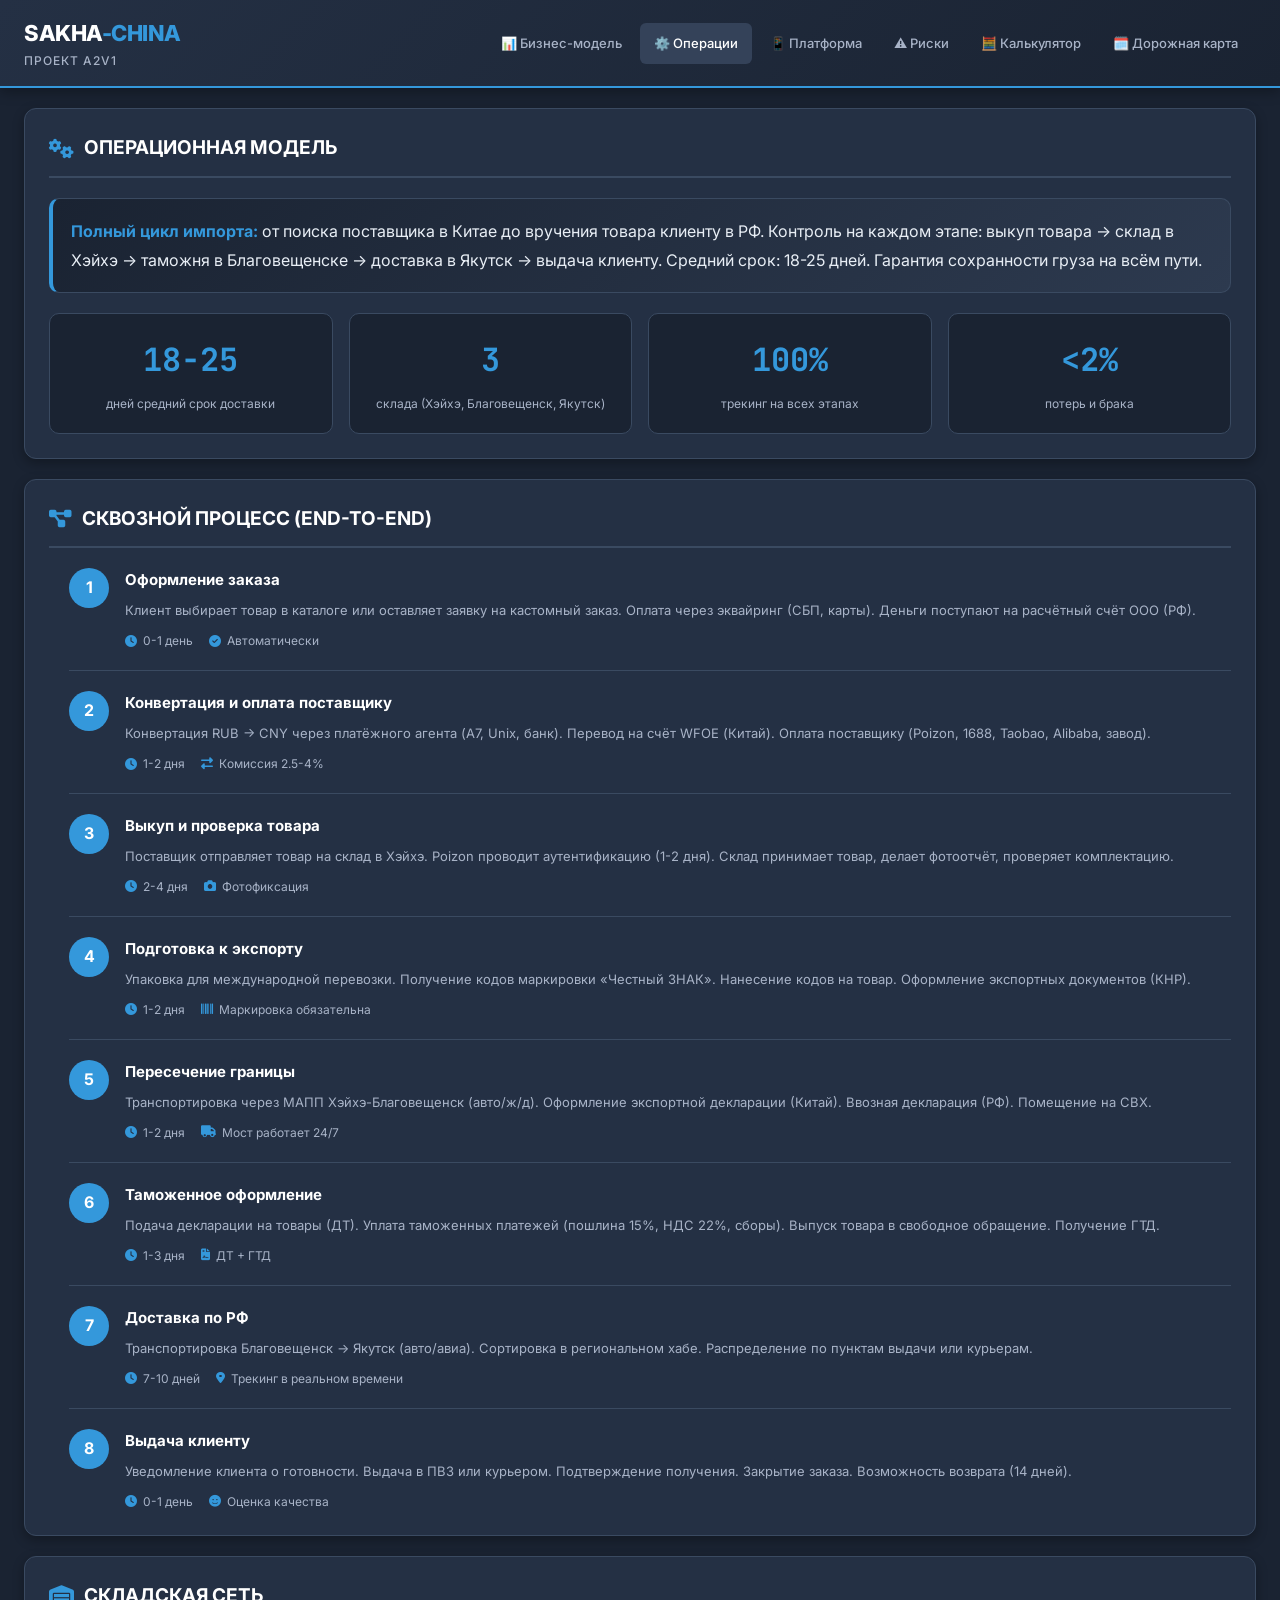
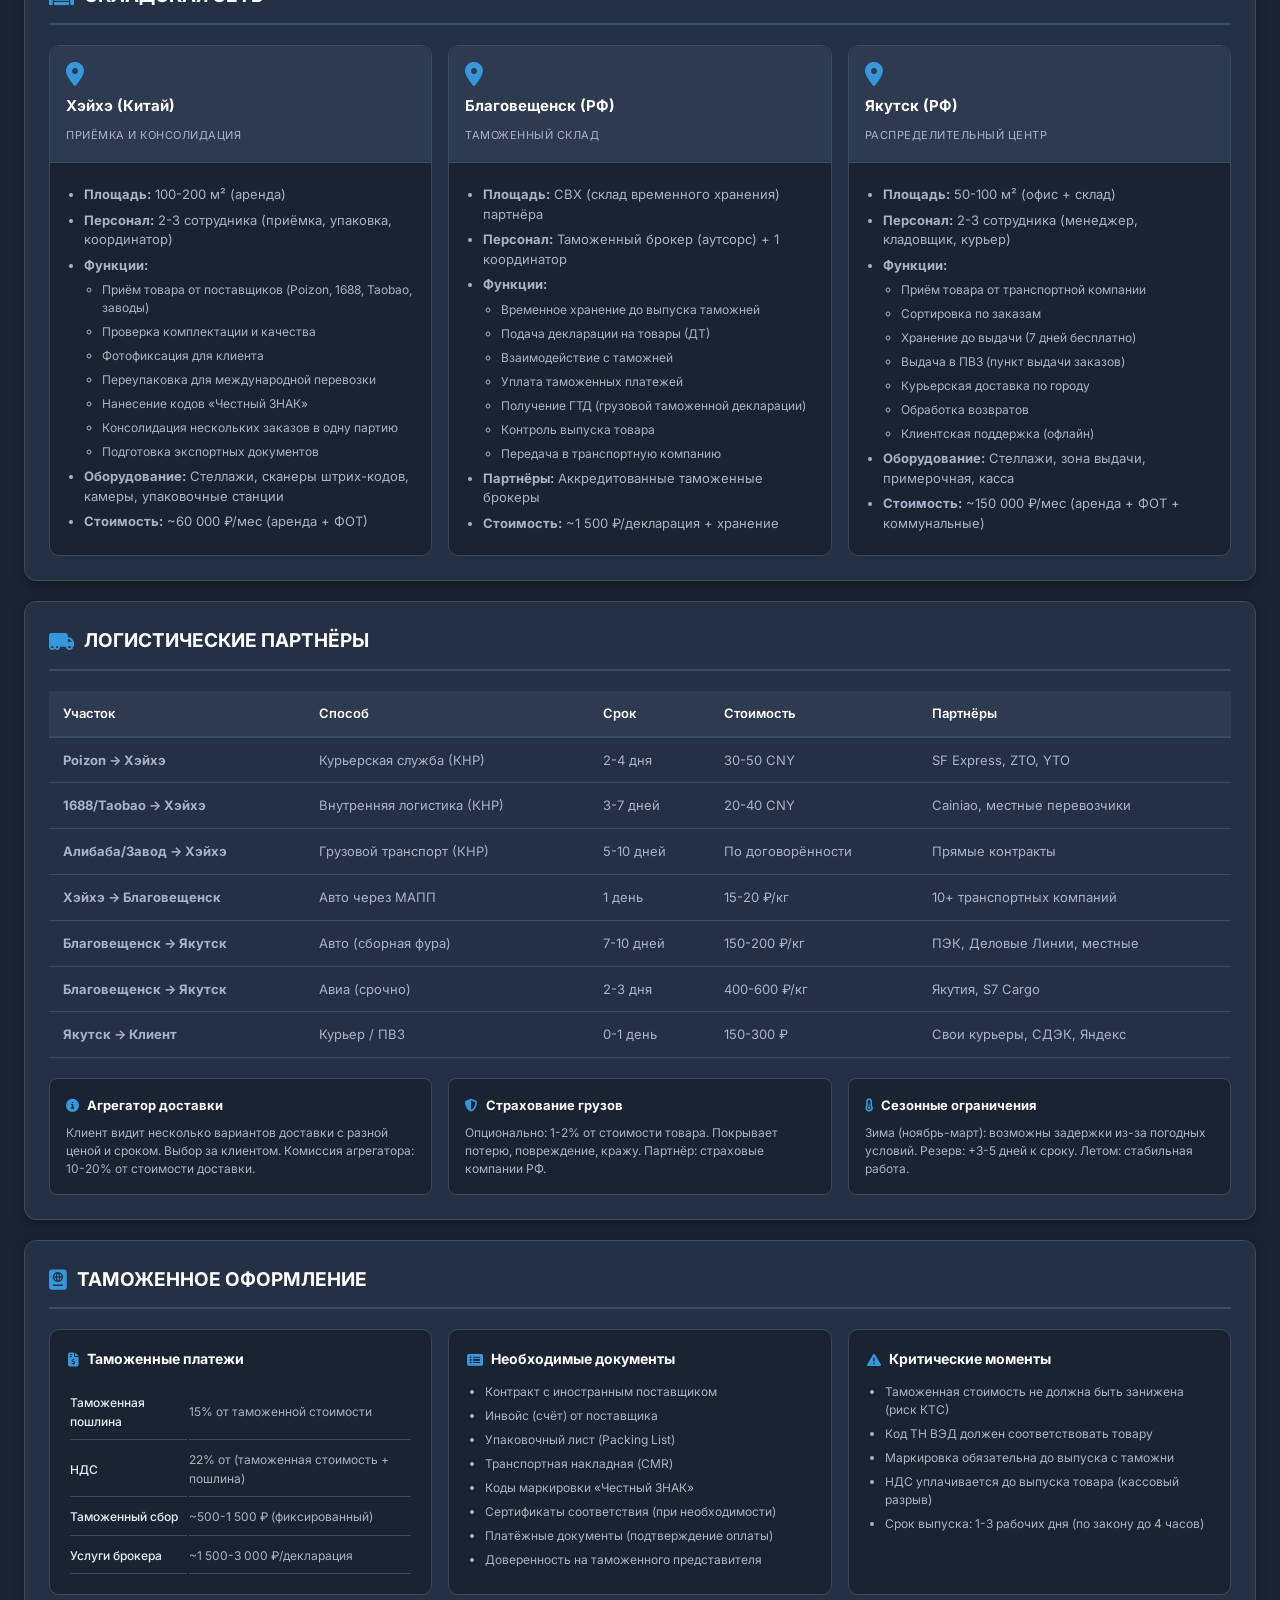
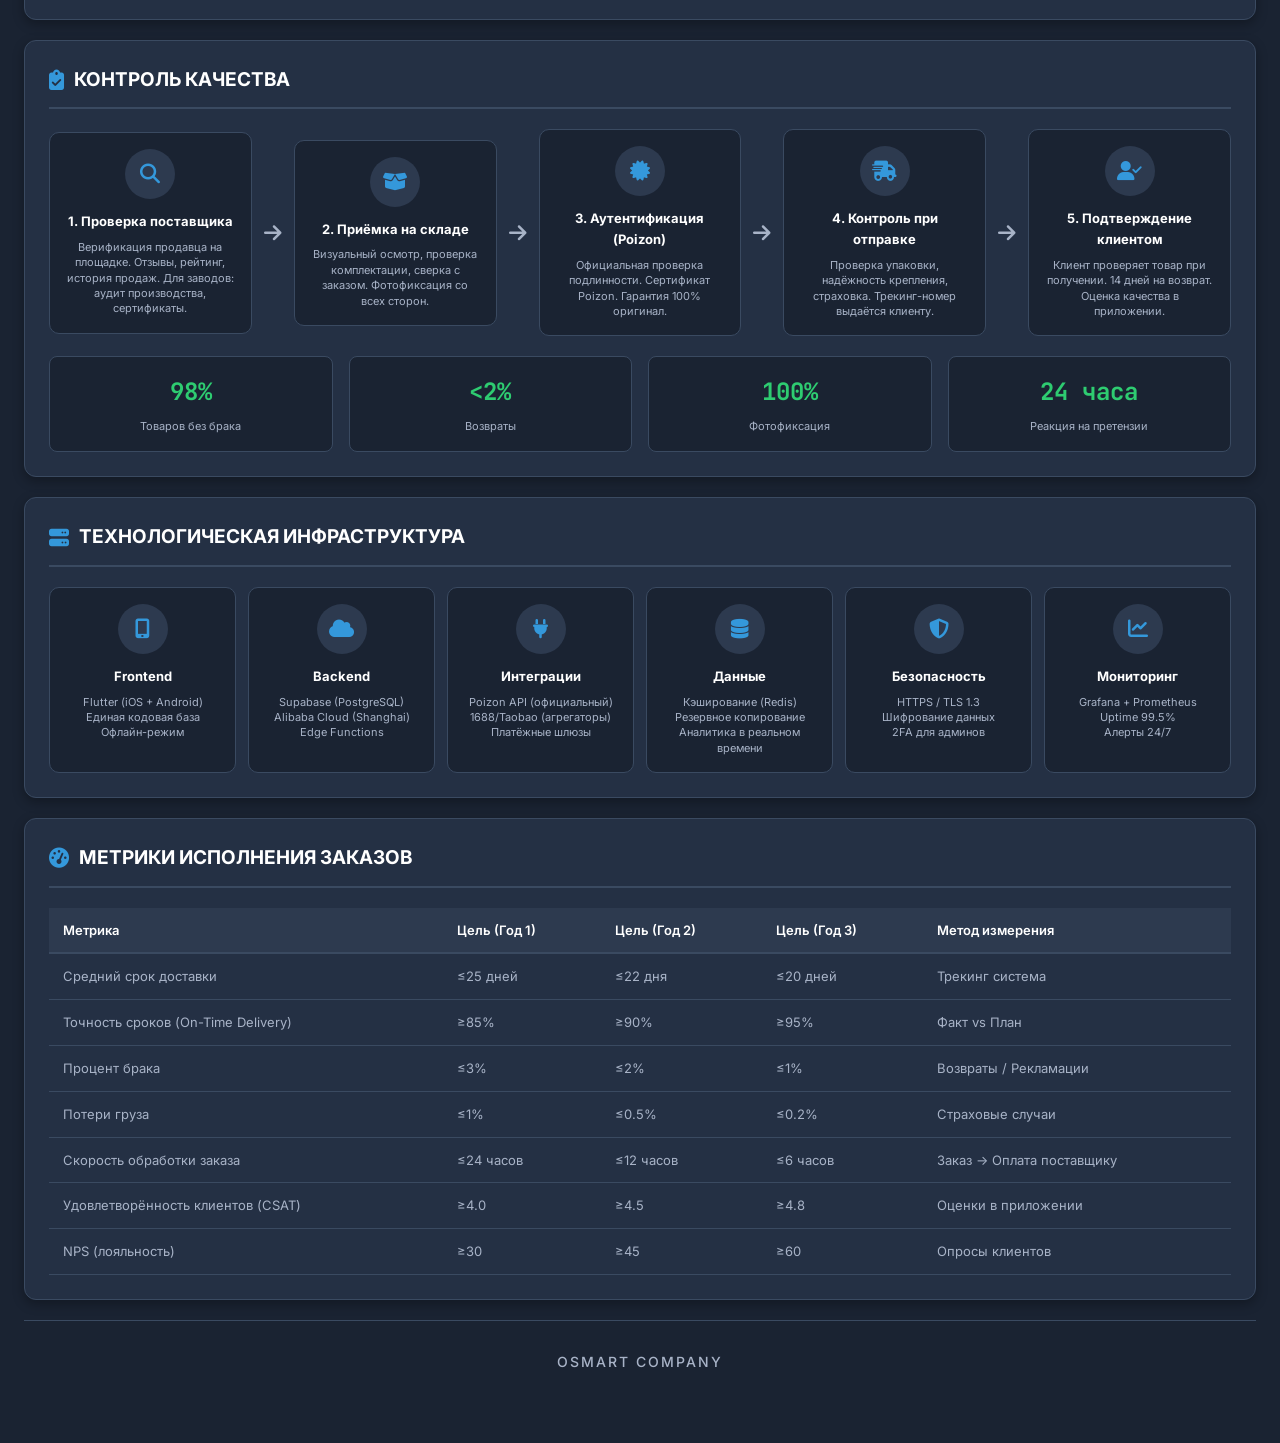
<file: Operations.html>
<!DOCTYPE html>
<html lang="ru">
<head>
    <meta charset="UTF-8">
    <meta name="viewport" content="width=device-width, initial-scale=1.0, maximum-scale=1.0, user-scalable=no">
    <title>Sakha-China · Операционная модель</title>
    <link href="https://fonts.googleapis.com/css2?family=Inter:wght@400;500;600;700;800&family=JetBrains+Mono:wght@400;500;700&display=swap" rel="stylesheet">
    <link rel="stylesheet" href="https://cdnjs.cloudflare.com/ajax/libs/font-awesome/6.4.0/css/all.min.css">
    <link rel="stylesheet" href="Operations.css">
</head>
<body>

<!-- HEADER -->
<header class="header">
    <div class="header-left">
        <div class="logo">SAKHA<span>-CHINA</span></div>
        <div class="subtitle">Проект A2V1</div>
    </div>
    <nav class="header-nav">
        <a href="Business.html">📊 Бизнес-модель</a>
        <a href="Operations.html" class="active">⚙️ Операции</a>
        <a href="Platform.html">📱 Платформа</a>
        <a href="Risks.html">⚠️ Риски</a>
        <a href="Calculator.html">🧮 Калькулятор</a>
        <a href="Roadmap.html">🗓️ Дорожная карта</a>
    </nav>
</header>

<!-- MAIN CONTENT -->
<main class="main-content">

    <!-- Section 1: Operational Overview -->
    <section class="section">
        <h2 class="section-title"><i class="fas fa-cogs"></i> ОПЕРАЦИОННАЯ МОДЕЛЬ</h2>
        
        <div class="card highlight-card">
            <p class="essence-text">
                <strong class="text-blue">Полный цикл импорта:</strong> от поиска поставщика в Китае до вручения товара клиенту в РФ. 
                Контроль на каждом этапе: выкуп товара → склад в Хэйхэ → таможня в Благовещенске → доставка в Якутск → выдача клиенту. 
                Средний срок: 18-25 дней. Гарантия сохранности груза на всём пути.
            </p>
        </div>

        <div class="stats-grid">
            <div class="stat-box">
                <div class="stat-value">18-25</div>
                <div class="stat-label">дней средний срок доставки</div>
            </div>
            <div class="stat-box">
                <div class="stat-value">3</div>
                <div class="stat-label">склада (Хэйхэ, Благовещенск, Якутск)</div>
            </div>
            <div class="stat-box">
                <div class="stat-value">100%</div>
                <div class="stat-label">трекинг на всех этапах</div>
            </div>
            <div class="stat-box">
                <div class="stat-value">&lt;2%</div>
                <div class="stat-label">потерь и брака</div>
            </div>
        </div>
    </section>

    <!-- Section 2: End-to-End Workflow -->
    <section class="section">
        <h2 class="section-title"><i class="fas fa-project-diagram"></i> СКВОЗНОЙ ПРОЦЕСС (END-TO-END)</h2>
        
        <div class="workflow-timeline">
            
            <div class="workflow-step">
                <div class="step-number">1</div>
                <div class="step-content">
                    <h4>Оформление заказа</h4>
                    <p>Клиент выбирает товар в каталоге или оставляет заявку на кастомный заказ. Оплата через эквайринг (СБП, карты). Деньги поступают на расчётный счёт ООО (РФ).</p>
                    <div class="step-meta">
                        <span><i class="fas fa-clock"></i> 0-1 день</span>
                        <span><i class="fas fa-check-circle"></i> Автоматически</span>
                    </div>
                </div>
            </div>

            <div class="workflow-step">
                <div class="step-number">2</div>
                <div class="step-content">
                    <h4>Конвертация и оплата поставщику</h4>
                    <p>Конвертация RUB → CNY через платёжного агента (A7, Unix, банк). Перевод на счёт WFOE (Китай). Оплата поставщику (Poizon, 1688, Taobao, Alibaba, завод).</p>
                    <div class="step-meta">
                        <span><i class="fas fa-clock"></i> 1-2 дня</span>
                        <span><i class="fas fa-exchange-alt"></i> Комиссия 2.5-4%</span>
                    </div>
                </div>
            </div>

            <div class="workflow-step">
                <div class="step-number">3</div>
                <div class="step-content">
                    <h4>Выкуп и проверка товара</h4>
                    <p>Поставщик отправляет товар на склад в Хэйхэ. Poizon проводит аутентификацию (1-2 дня). Склад принимает товар, делает фотоотчёт, проверяет комплектацию.</p>
                    <div class="step-meta">
                        <span><i class="fas fa-clock"></i> 2-4 дня</span>
                        <span><i class="fas fa-camera"></i> Фотофиксация</span>
                    </div>
                </div>
            </div>

            <div class="workflow-step">
                <div class="step-number">4</div>
                <div class="step-content">
                    <h4>Подготовка к экспорту</h4>
                    <p>Упаковка для международной перевозки. Получение кодов маркировки «Честный ЗНАК». Нанесение кодов на товар. Оформление экспортных документов (КНР).</p>
                    <div class="step-meta">
                        <span><i class="fas fa-clock"></i> 1-2 дня</span>
                        <span><i class="fas fa-barcode"></i> Маркировка обязательна</span>
                    </div>
                </div>
            </div>

            <div class="workflow-step">
                <div class="step-number">5</div>
                <div class="step-content">
                    <h4>Пересечение границы</h4>
                    <p>Транспортировка через МАПП Хэйхэ-Благовещенск (авто/ж/д). Оформление экспортной декларации (Китай). Ввозная декларация (РФ). Помещение на СВХ.</p>
                    <div class="step-meta">
                        <span><i class="fas fa-clock"></i> 1-2 дня</span>
                        <span><i class="fas fa-truck"></i> Мост работает 24/7</span>
                    </div>
                </div>
            </div>

            <div class="workflow-step">
                <div class="step-number">6</div>
                <div class="step-content">
                    <h4>Таможенное оформление</h4>
                    <p>Подача декларации на товары (ДТ). Уплата таможенных платежей (пошлина 15%, НДС 22%, сборы). Выпуск товара в свободное обращение. Получение ГТД.</p>
                    <div class="step-meta">
                        <span><i class="fas fa-clock"></i> 1-3 дня</span>
                        <span><i class="fas fa-file-contract"></i> ДТ + ГТД</span>
                    </div>
                </div>
            </div>

            <div class="workflow-step">
                <div class="step-number">7</div>
                <div class="step-content">
                    <h4>Доставка по РФ</h4>
                    <p>Транспортировка Благовещенск → Якутск (авто/авиа). Сортировка в региональном хабе. Распределение по пунктам выдачи или курьерам.</p>
                    <div class="step-meta">
                        <span><i class="fas fa-clock"></i> 7-10 дней</span>
                        <span><i class="fas fa-map-marker-alt"></i> Трекинг в реальном времени</span>
                    </div>
                </div>
            </div>

            <div class="workflow-step">
                <div class="step-number">8</div>
                <div class="step-content">
                    <h4>Выдача клиенту</h4>
                    <p>Уведомление клиента о готовности. Выдача в ПВЗ или курьером. Подтверждение получения. Закрытие заказа. Возможность возврата (14 дней).</p>
                    <div class="step-meta">
                        <span><i class="fas fa-clock"></i> 0-1 день</span>
                        <span><i class="fas fa-smile"></i> Оценка качества</span>
                    </div>
                </div>
            </div>

        </div>
    </section>

    <!-- Section 3: Warehouse Network -->
    <section class="section">
        <h2 class="section-title"><i class="fas fa-warehouse"></i> СКЛАДСКАЯ СЕТЬ</h2>
        
        <div class="warehouse-grid">
            
            <div class="warehouse-card">
                <div class="warehouse-header">
                    <i class="fas fa-map-marker-alt"></i>
                    <h4>Хэйхэ (Китай)</h4>
                    <span class="warehouse-type">Приёмка и консолидация</span>
                </div>
                <div class="warehouse-body">
                    <ul>
                        <li><strong>Площадь:</strong> 100-200 м² (аренда)</li>
                        <li><strong>Персонал:</strong> 2-3 сотрудника (приёмка, упаковка, координатор)</li>
                        <li><strong>Функции:</strong>
                            <ul class="sub-list">
                                <li>Приём товара от поставщиков (Poizon, 1688, Taobao, заводы)</li>
                                <li>Проверка комплектации и качества</li>
                                <li>Фотофиксация для клиента</li>
                                <li>Переупаковка для международной перевозки</li>
                                <li>Нанесение кодов «Честный ЗНАК»</li>
                                <li>Консолидация нескольких заказов в одну партию</li>
                                <li>Подготовка экспортных документов</li>
                            </ul>
                        </li>
                        <li><strong>Оборудование:</strong> Стеллажи, сканеры штрих-кодов, камеры, упаковочные станции</li>
                        <li><strong>Стоимость:</strong> ~60 000 ₽/мес (аренда + ФОТ)</li>
                    </ul>
                </div>
            </div>

            <div class="warehouse-card">
                <div class="warehouse-header">
                    <i class="fas fa-map-marker-alt"></i>
                    <h4>Благовещенск (РФ)</h4>
                    <span class="warehouse-type">Таможенный склад</span>
                </div>
                <div class="warehouse-body">
                    <ul>
                        <li><strong>Площадь:</strong> СВХ (склад временного хранения) партнёра</li>
                        <li><strong>Персонал:</strong> Таможенный брокер (аутсорс) + 1 координатор</li>
                        <li><strong>Функции:</strong>
                            <ul class="sub-list">
                                <li>Временное хранение до выпуска таможней</li>
                                <li>Подача декларации на товары (ДТ)</li>
                                <li>Взаимодействие с таможней</li>
                                <li>Уплата таможенных платежей</li>
                                <li>Получение ГТД (грузовой таможенной декларации)</li>
                                <li>Контроль выпуска товара</li>
                                <li>Передача в транспортную компанию</li>
                            </ul>
                        </li>
                        <li><strong>Партнёры:</strong> Аккредитованные таможенные брокеры</li>
                        <li><strong>Стоимость:</strong> ~1 500 ₽/декларация + хранение</li>
                    </ul>
                </div>
            </div>

            <div class="warehouse-card">
                <div class="warehouse-header">
                    <i class="fas fa-map-marker-alt"></i>
                    <h4>Якутск (РФ)</h4>
                    <span class="warehouse-type">Распределительный центр</span>
                </div>
                <div class="warehouse-body">
                    <ul>
                        <li><strong>Площадь:</strong> 50-100 м² (офис + склад)</li>
                        <li><strong>Персонал:</strong> 2-3 сотрудника (менеджер, кладовщик, курьер)</li>
                        <li><strong>Функции:</strong>
                            <ul class="sub-list">
                                <li>Приём товара от транспортной компании</li>
                                <li>Сортировка по заказам</li>
                                <li>Хранение до выдачи (7 дней бесплатно)</li>
                                <li>Выдача в ПВЗ (пункт выдачи заказов)</li>
                                <li>Курьерская доставка по городу</li>
                                <li>Обработка возвратов</li>
                                <li>Клиентская поддержка (офлайн)</li>
                            </ul>
                        </li>
                        <li><strong>Оборудование:</strong> Стеллажи, зона выдачи, примерочная, касса</li>
                        <li><strong>Стоимость:</strong> ~150 000 ₽/мес (аренда + ФОТ + коммунальные)</li>
                    </ul>
                </div>
            </div>

        </div>
    </section>

    <!-- Section 4: Logistics Partners -->
    <section class="section">
        <h2 class="section-title"><i class="fas fa-truck-moving"></i> ЛОГИСТИЧЕСКИЕ ПАРТНЁРЫ</h2>
        
        <div class="logistics-table">
            <table>
                <thead>
                    <tr>
                        <th>Участок</th>
                        <th>Способ</th>
                        <th>Срок</th>
                        <th>Стоимость</th>
                        <th>Партнёры</th>
                    </tr>
                </thead>
                <tbody>
                    <tr>
                        <td><strong>Poizon → Хэйхэ</strong></td>
                        <td>Курьерская служба (КНР)</td>
                        <td>2-4 дня</td>
                        <td>30-50 CNY</td>
                        <td>SF Express, ZTO, YTO</td>
                    </tr>
                    <tr>
                        <td><strong>1688/Taobao → Хэйхэ</strong></td>
                        <td>Внутренняя логистика (КНР)</td>
                        <td>3-7 дней</td>
                        <td>20-40 CNY</td>
                        <td> Cainiao, местные перевозчики</td>
                    </tr>
                    <tr>
                        <td><strong>Алибаба/Завод → Хэйхэ</strong></td>
                        <td>Грузовой транспорт (КНР)</td>
                        <td>5-10 дней</td>
                        <td>По договорённости</td>
                        <td>Прямые контракты</td>
                    </tr>
                    <tr>
                        <td><strong>Хэйхэ → Благовещенск</strong></td>
                        <td>Авто через МАПП</td>
                        <td>1 день</td>
                        <td>15-20 ₽/кг</td>
                        <td>10+ транспортных компаний</td>
                    </tr>
                    <tr>
                        <td><strong>Благовещенск → Якутск</strong></td>
                        <td>Авто (сборная фура)</td>
                        <td>7-10 дней</td>
                        <td>150-200 ₽/кг</td>
                        <td>ПЭК, Деловые Линии, местные</td>
                    </tr>
                    <tr>
                        <td><strong>Благовещенск → Якутск</strong></td>
                        <td>Авиа (срочно)</td>
                        <td>2-3 дня</td>
                        <td>400-600 ₽/кг</td>
                        <td>Якутия, S7 Cargo</td>
                    </tr>
                    <tr>
                        <td><strong>Якутск → Клиент</strong></td>
                        <td>Курьер / ПВЗ</td>
                        <td>0-1 день</td>
                        <td>150-300 ₽</td>
                        <td>Свои курьеры, СДЭК, Яндекс</td>
                    </tr>
                </tbody>
            </table>
        </div>

        <div class="logistics-notes">
            <div class="note-box">
                <h4><i class="fas fa-info-circle"></i> Агрегатор доставки</h4>
                <p>Клиент видит несколько вариантов доставки с разной ценой и сроком. Выбор за клиентом. Комиссия агрегатора: 10-20% от стоимости доставки.</p>
            </div>
            <div class="note-box">
                <h4><i class="fas fa-shield-alt"></i> Страхование грузов</h4>
                <p>Опционально: 1-2% от стоимости товара. Покрывает потерю, повреждение, кражу. Партнёр: страховые компании РФ.</p>
            </div>
            <div class="note-box">
                <h4><i class="fas fa-thermometer-half"></i> Сезонные ограничения</h4>
                <p>Зима (ноябрь-март): возможны задержки из-за погодных условий. Резерв: +3-5 дней к сроку. Летом: стабильная работа.</p>
            </div>
        </div>
    </section>

    <!-- Section 5: Customs Clearance -->
    <section class="section">
        <h2 class="section-title"><i class="fas fa-passport"></i> ТАМОЖЕННОЕ ОФОРМЛЕНИЕ</h2>
        
        <div class="customs-grid">
            <div class="customs-card">
                <h4><i class="fas fa-file-invoice-dollar"></i> Таможенные платежи</h4>
                <table class="customs-table">
                    <tr>
                        <td>Таможенная пошлина</td>
                        <td>15% от таможенной стоимости</td>
                    </tr>
                    <tr>
                        <td>НДС</td>
                        <td>22% от (таможенная стоимость + пошлина)</td>
                    </tr>
                    <tr>
                        <td>Таможенный сбор</td>
                        <td>~500-1 500 ₽ (фиксированный)</td>
                    </tr>
                    <tr>
                        <td>Услуги брокера</td>
                        <td>~1 500-3 000 ₽/декларация</td>
                    </tr>
                </table>
            </div>

            <div class="customs-card">
                <h4><i class="fas fa-list-alt"></i> Необходимые документы</h4>
                <ul>
                    <li>Контракт с иностранным поставщиком</li>
                    <li>Инвойс (счёт) от поставщика</li>
                    <li>Упаковочный лист (Packing List)</li>
                    <li>Транспортная накладная (CMR)</li>
                    <li>Коды маркировки «Честный ЗНАК»</li>
                    <li>Сертификаты соответствия (при необходимости)</li>
                    <li>Платёжные документы (подтверждение оплаты)</li>
                    <li>Доверенность на таможенного представителя</li>
                </ul>
            </div>

            <div class="customs-card">
                <h4><i class="fas fa-exclamation-triangle"></i> Критические моменты</h4>
                <ul>
                    <li>Таможенная стоимость не должна быть занижена (риск КТС)</li>
                    <li>Код ТН ВЭД должен соответствовать товару</li>
                    <li>Маркировка обязательна до выпуска с таможни</li>
                    <li>НДС уплачивается до выпуска товара (кассовый разрыв)</li>
                    <li>Срок выпуска: 1-3 рабочих дня (по закону до 4 часов)</li>
                </ul>
            </div>
        </div>
    </section>

    <!-- Section 6: Quality Control -->
    <section class="section">
        <h2 class="section-title"><i class="fas fa-clipboard-check"></i> КОНТРОЛЬ КАЧЕСТВА</h2>
        
        <div class="qc-process">
            <div class="qc-stage">
                <div class="qc-icon"><i class="fas fa-search"></i></div>
                <h4>1. Проверка поставщика</h4>
                <p>Верификация продавца на площадке. Отзывы, рейтинг, история продаж. Для заводов: аудит производства, сертификаты.</p>
            </div>
            <div class="qc-arrow"><i class="fas fa-arrow-right"></i></div>
            <div class="qc-stage">
                <div class="qc-icon"><i class="fas fa-box-open"></i></div>
                <h4>2. Приёмка на складе</h4>
                <p>Визуальный осмотр, проверка комплектации, сверка с заказом. Фотофиксация со всех сторон.</p>
            </div>
            <div class="qc-arrow"><i class="fas fa-arrow-right"></i></div>
            <div class="qc-stage">
                <div class="qc-icon"><i class="fas fa-certificate"></i></div>
                <h4>3. Аутентификация (Poizon)</h4>
                <p>Официальная проверка подлинности. Сертификат Poizon. Гарантия 100% оригинал.</p>
            </div>
            <div class="qc-arrow"><i class="fas fa-arrow-right"></i></div>
            <div class="qc-stage">
                <div class="qc-icon"><i class="fas fa-shipping-fast"></i></div>
                <h4>4. Контроль при отправке</h4>
                <p>Проверка упаковки, надёжность крепления, страховка. Трекинг-номер выдаётся клиенту.</p>
            </div>
            <div class="qc-arrow"><i class="fas fa-arrow-right"></i></div>
            <div class="qc-stage">
                <div class="qc-icon"><i class="fas fa-user-check"></i></div>
                <h4>5. Подтверждение клиентом</h4>
                <p>Клиент проверяет товар при получении. 14 дней на возврат. Оценка качества в приложении.</p>
            </div>
        </div>

        <div class="qc-metrics">
            <div class="qc-metric">
                <div class="qc-metric-value">98%</div>
                <div class="qc-metric-label">Товаров без брака</div>
            </div>
            <div class="qc-metric">
                <div class="qc-metric-value">&lt;2%</div>
                <div class="qc-metric-label">Возвраты</div>
            </div>
            <div class="qc-metric">
                <div class="qc-metric-value">100%</div>
                <div class="qc-metric-label">Фотофиксация</div>
            </div>
            <div class="qc-metric">
                <div class="qc-metric-value">24 часа</div>
                <div class="qc-metric-label">Реакция на претензии</div>
            </div>
        </div>
    </section>

    <!-- Section 7: Technology Infrastructure -->
    <section class="section">
        <h2 class="section-title"><i class="fas fa-server"></i> ТЕХНОЛОГИЧЕСКАЯ ИНФРАСТРУКТУРА</h2>
        
        <div class="tech-grid">
            <div class="tech-card">
                <div class="tech-icon"><i class="fas fa-mobile-alt"></i></div>
                <h4>Frontend</h4>
                <p>Flutter (iOS + Android)</p>
                <p>Единая кодовая база</p>
                <p>Офлайн-режим</p>
            </div>
            <div class="tech-card">
                <div class="tech-icon"><i class="fas fa-cloud"></i></div>
                <h4>Backend</h4>
                <p>Supabase (PostgreSQL)</p>
                <p>Alibaba Cloud (Shanghai)</p>
                <p>Edge Functions</p>
            </div>
            <div class="tech-card">
                <div class="tech-icon"><i class="fas fa-plug"></i></div>
                <h4>Интеграции</h4>
                <p>Poizon API (официальный)</p>
                <p>1688/Taobao (агрегаторы)</p>
                <p>Платёжные шлюзы</p>
            </div>
            <div class="tech-card">
                <div class="tech-icon"><i class="fas fa-database"></i></div>
                <h4>Данные</h4>
                <p>Кэширование (Redis)</p>
                <p>Резервное копирование</p>
                <p>Аналитика в реальном времени</p>
            </div>
            <div class="tech-card">
                <div class="tech-icon"><i class="fas fa-shield-alt"></i></div>
                <h4>Безопасность</h4>
                <p>HTTPS / TLS 1.3</p>
                <p>Шифрование данных</p>
                <p>2FA для админов</p>
            </div>
            <div class="tech-card">
                <div class="tech-icon"><i class="fas fa-chart-line"></i></div>
                <h4>Мониторинг</h4>
                <p>Grafana + Prometheus</p>
                <p>Uptime 99.5%</p>
                <p>Алерты 24/7</p>
            </div>
        </div>
    </section>

    <!-- Section 8: Order Fulfillment Metrics -->
    <section class="section">
        <h2 class="section-title"><i class="fas fa-tachometer-alt"></i> МЕТРИКИ ИСПОЛНЕНИЯ ЗАКАЗОВ</h2>
        
        <div class="metrics-table">
            <table>
                <thead>
                    <tr>
                        <th>Метрика</th>
                        <th>Цель (Год 1)</th>
                        <th>Цель (Год 2)</th>
                        <th>Цель (Год 3)</th>
                        <th>Метод измерения</th>
                    </tr>
                </thead>
                <tbody>
                    <tr>
                        <td>Средний срок доставки</td>
                        <td>≤25 дней</td>
                        <td>≤22 дня</td>
                        <td>≤20 дней</td>
                        <td>Трекинг система</td>
                    </tr>
                    <tr>
                        <td>Точность сроков (On-Time Delivery)</td>
                        <td>≥85%</td>
                        <td>≥90%</td>
                        <td>≥95%</td>
                        <td>Факт vs План</td>
                    </tr>
                    <tr>
                        <td>Процент брака</td>
                        <td>≤3%</td>
                        <td>≤2%</td>
                        <td>≤1%</td>
                        <td>Возвраты / Рекламации</td>
                    </tr>
                    <tr>
                        <td>Потери груза</td>
                        <td>≤1%</td>
                        <td>≤0.5%</td>
                        <td>≤0.2%</td>
                        <td>Страховые случаи</td>
                    </tr>
                    <tr>
                        <td>Скорость обработки заказа</td>
                        <td>≤24 часов</td>
                        <td>≤12 часов</td>
                        <td>≤6 часов</td>
                        <td>Заказ → Оплата поставщику</td>
                    </tr>
                    <tr>
                        <td>Удовлетворённость клиентов (CSAT)</td>
                        <td>≥4.0</td>
                        <td>≥4.5</td>
                        <td>≥4.8</td>
                        <td>Оценки в приложении</td>
                    </tr>
                    <tr>
                        <td>NPS (лояльность)</td>
                        <td>≥30</td>
                        <td>≥45</td>
                        <td>≥60</td>
                        <td>Опросы клиентов</td>
                    </tr>
                </tbody>
            </table>
        </div>
    </section>

    <!-- END MARK -->
    <div class="end-mark">
        <p>Osmart company</p>
    </div>

</main>

<script src="Operations.js"></script>
</body>
</html>
</file>
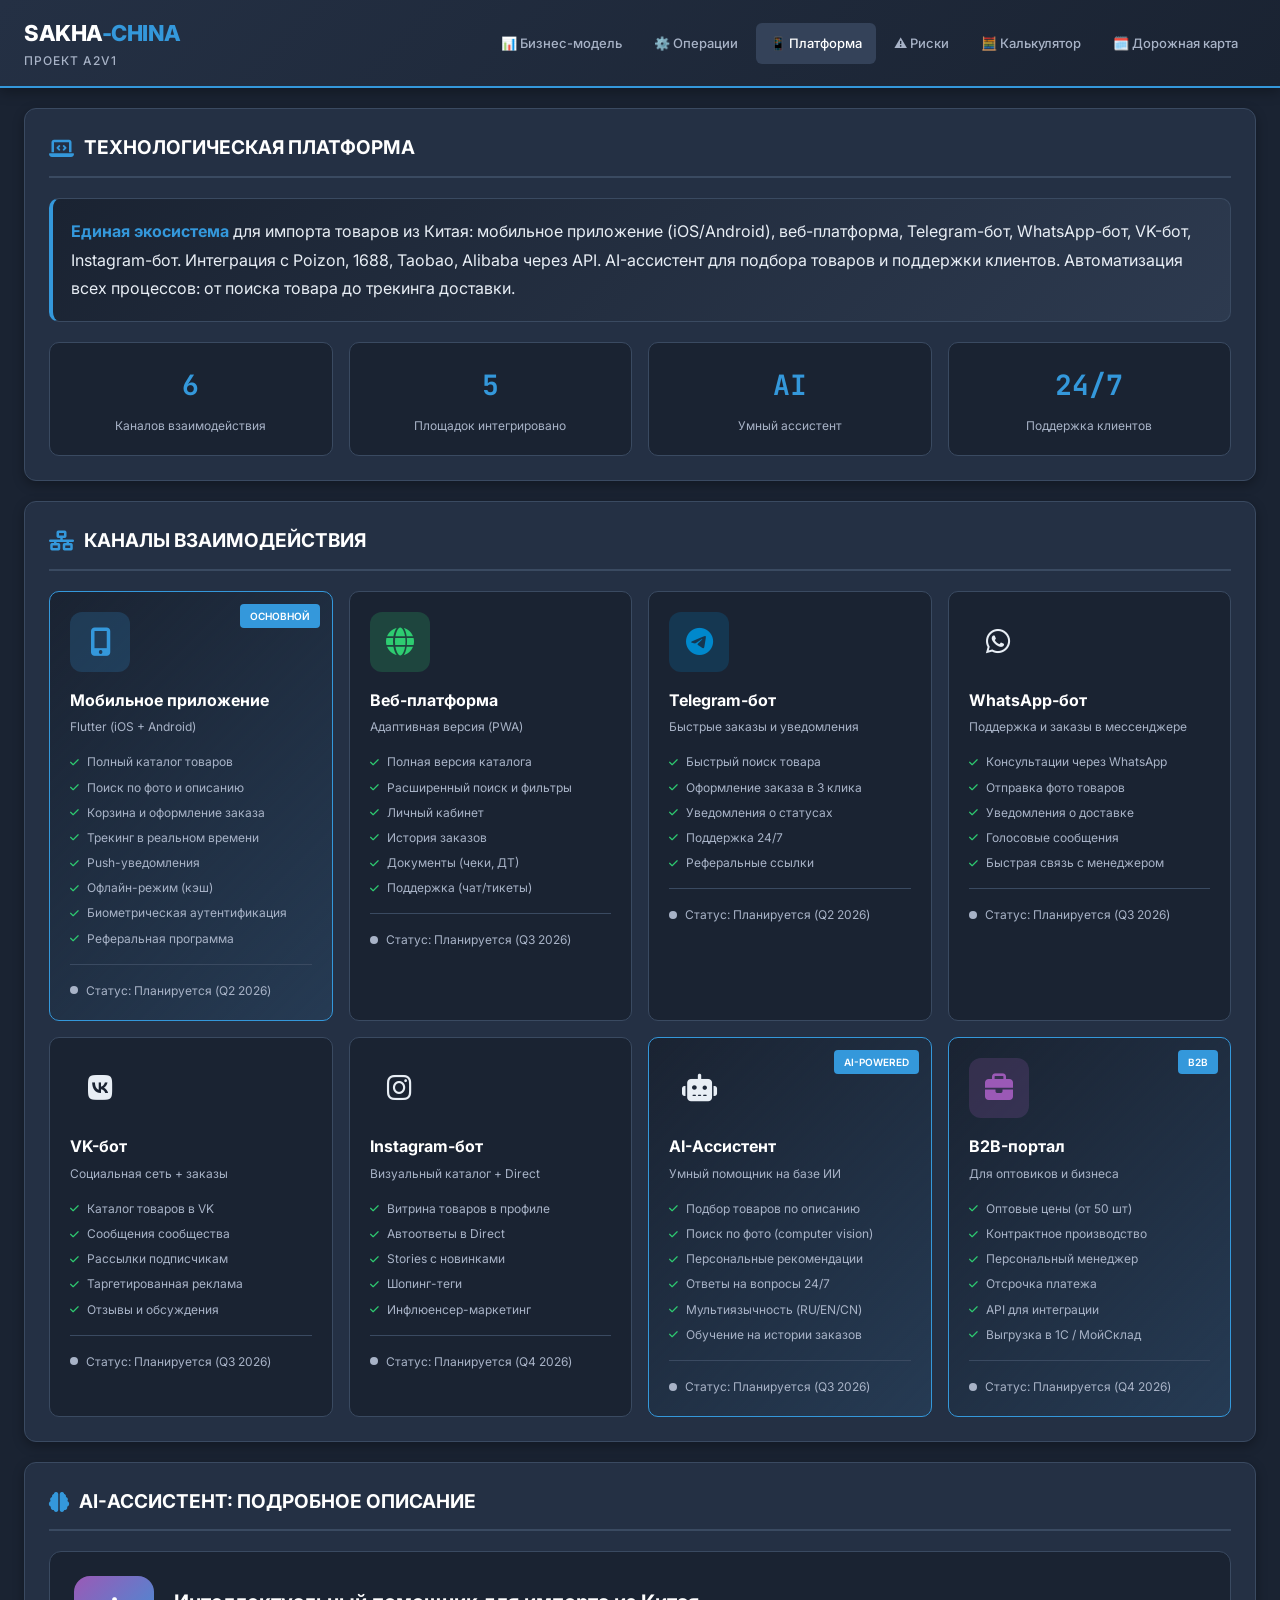
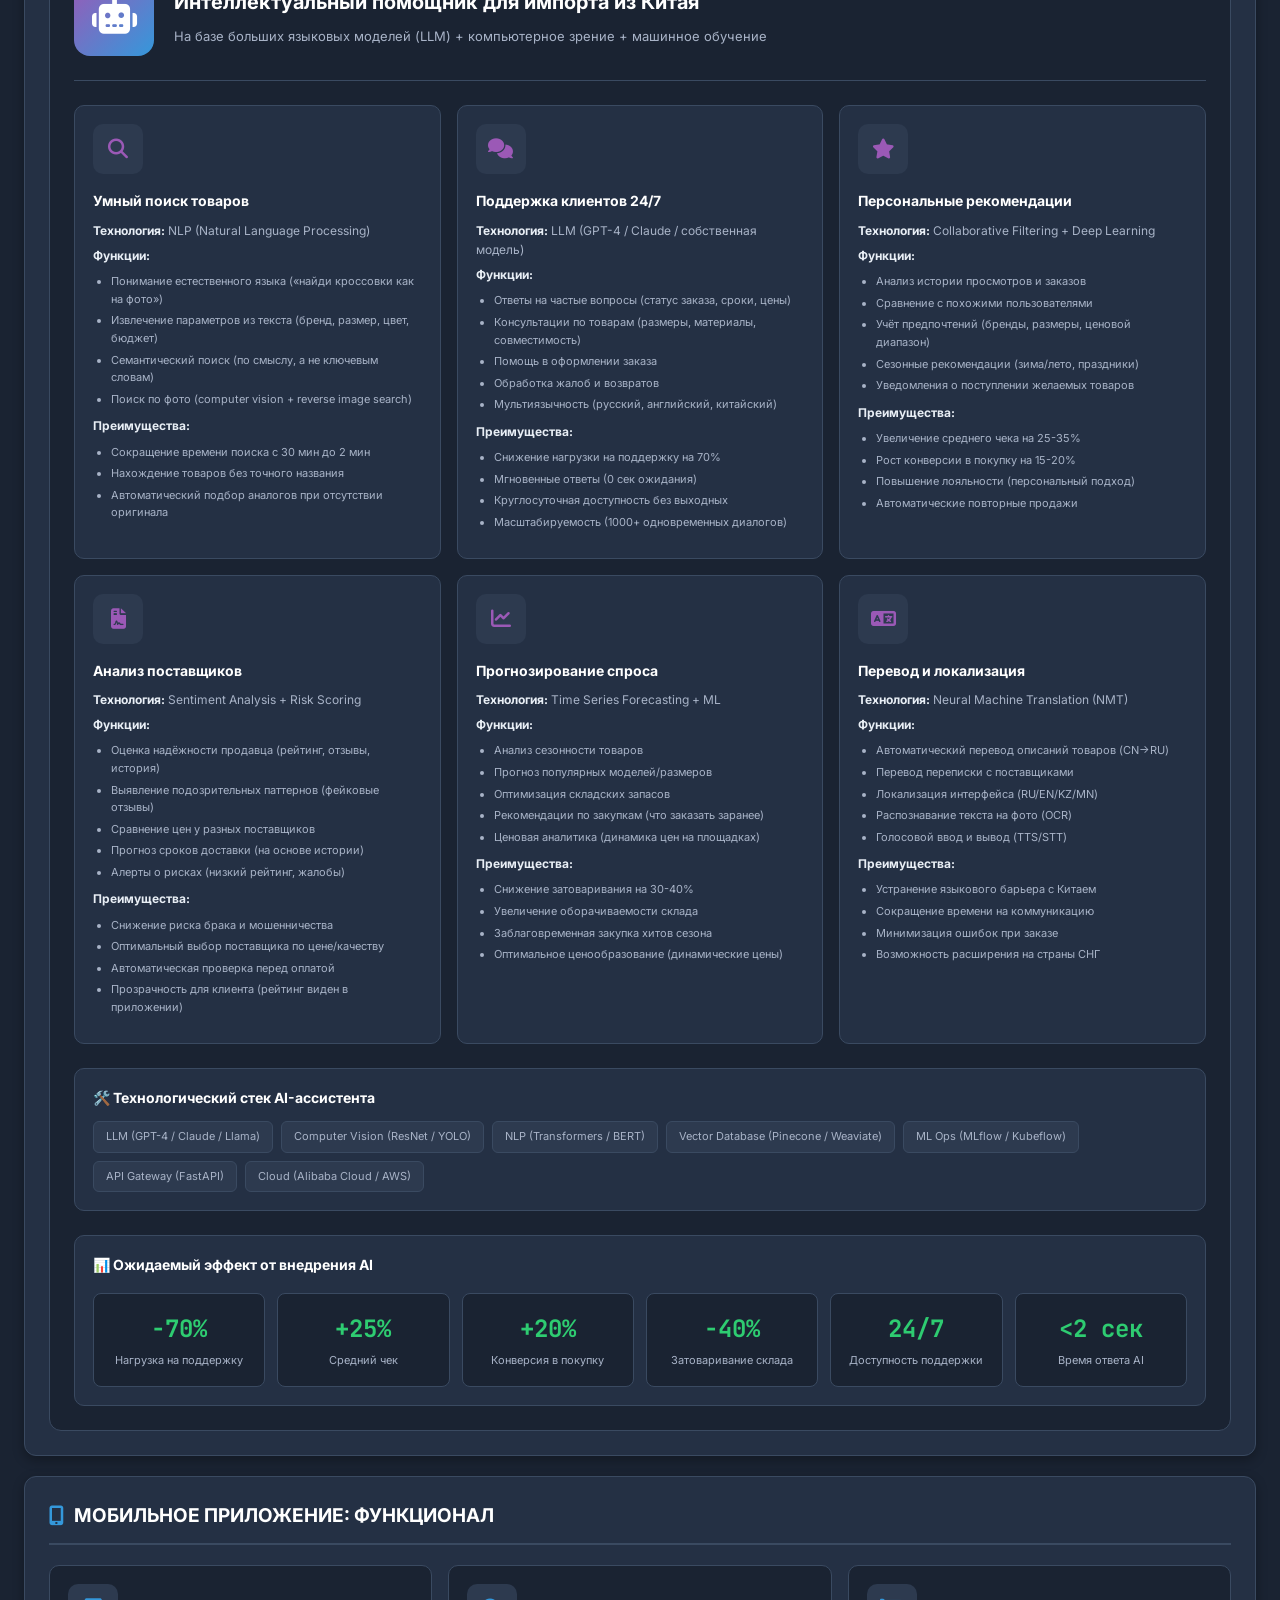
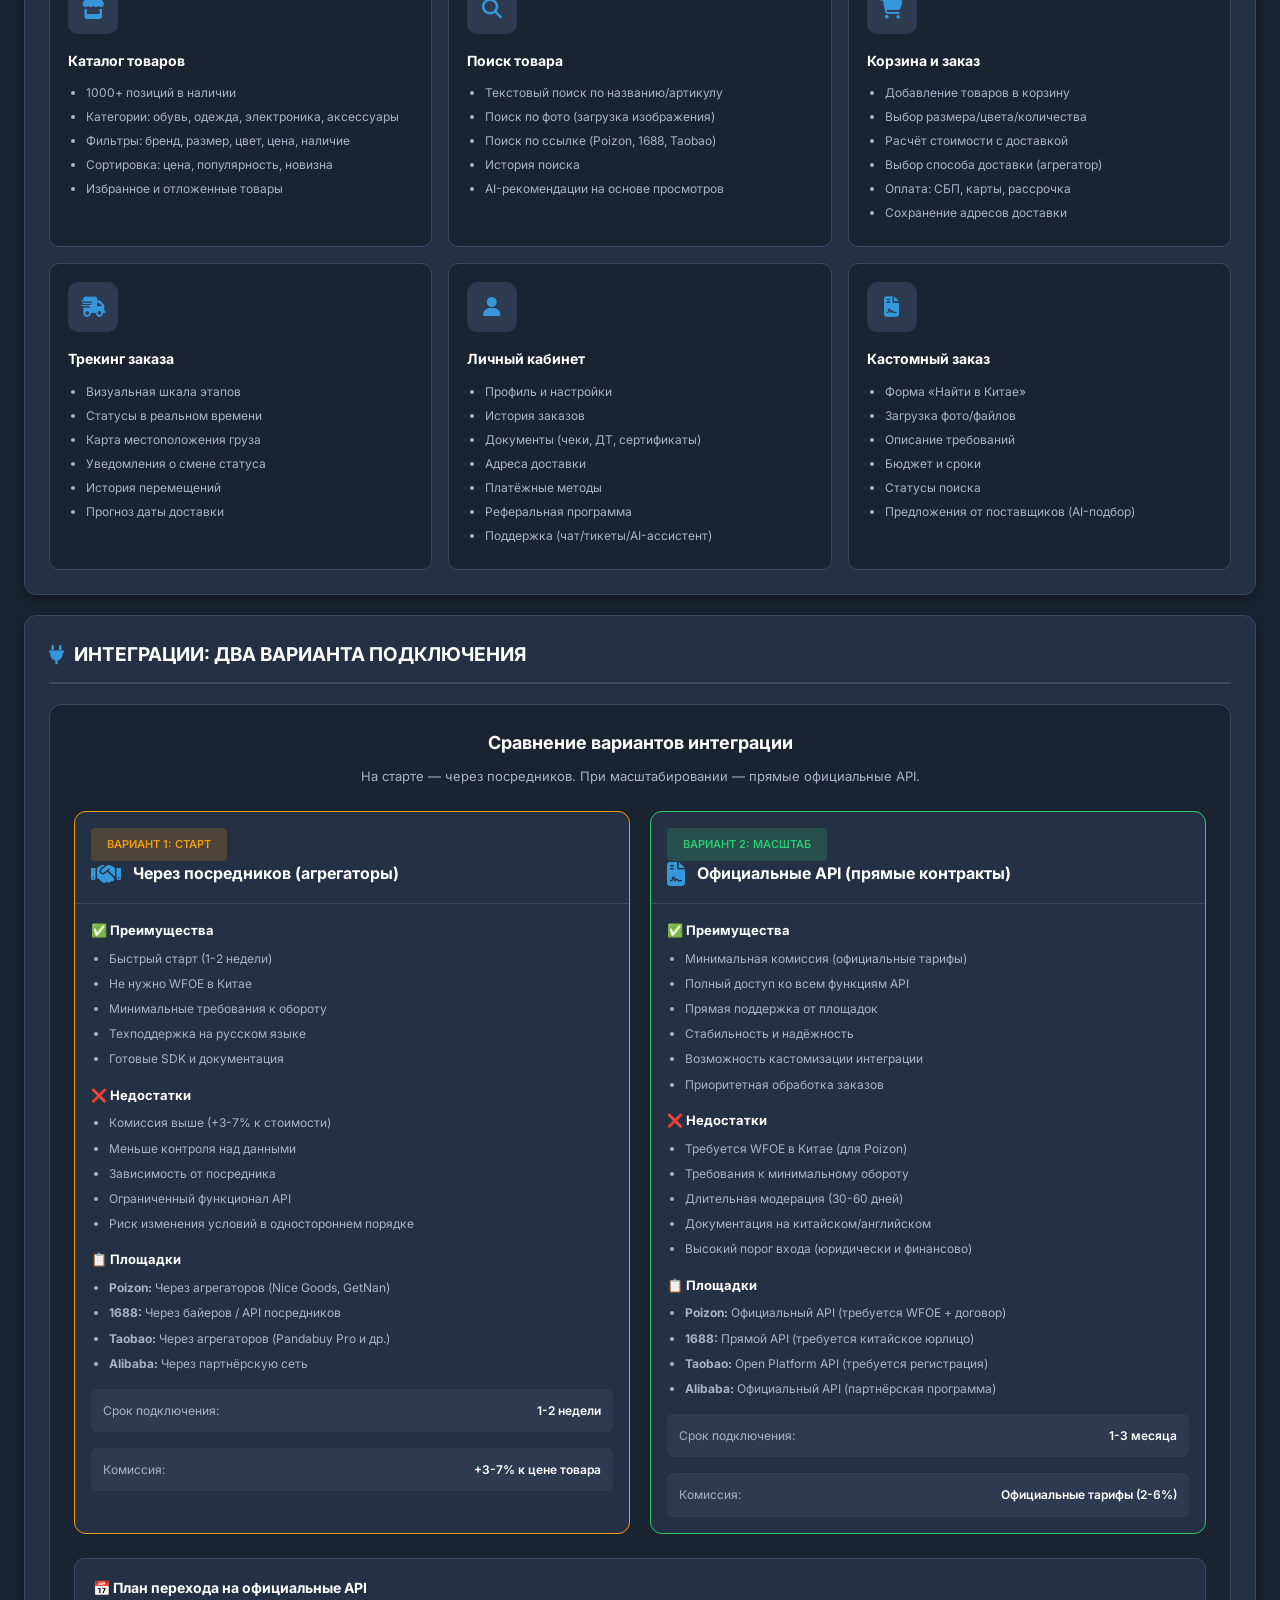
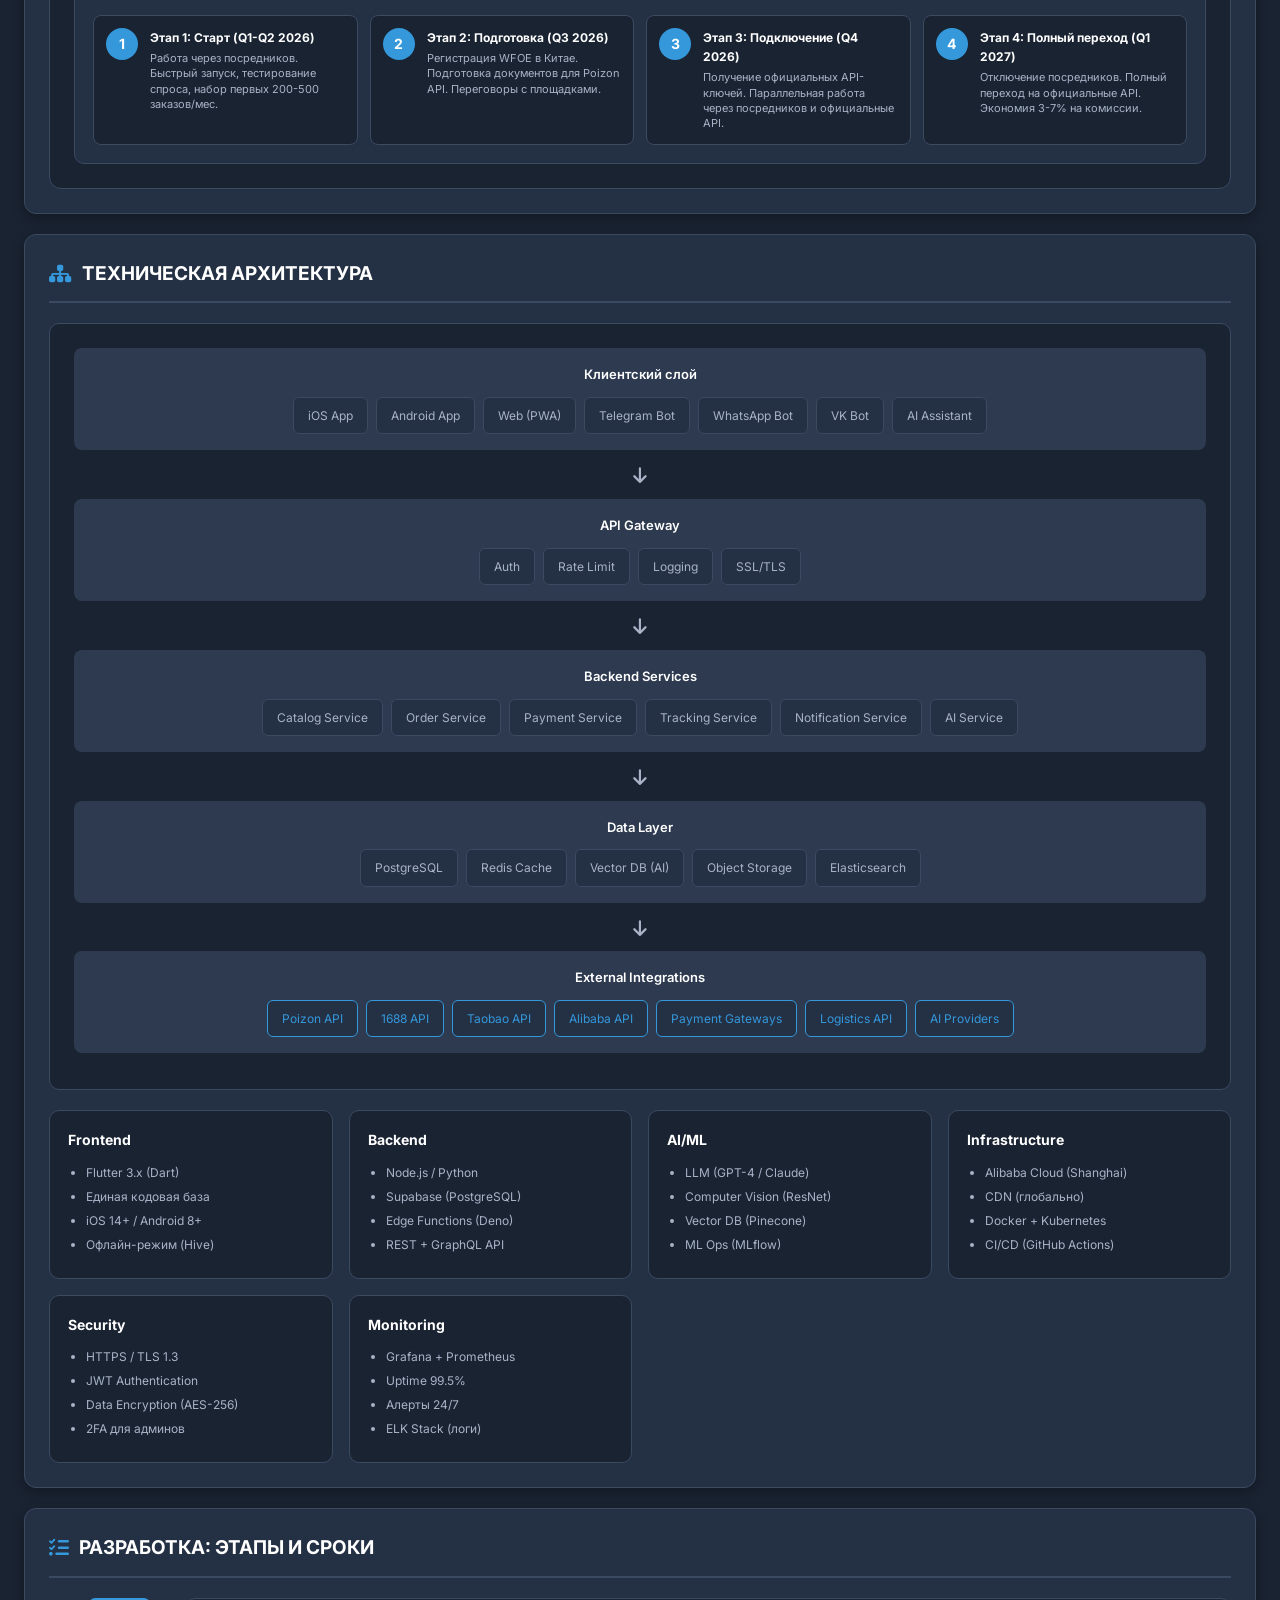
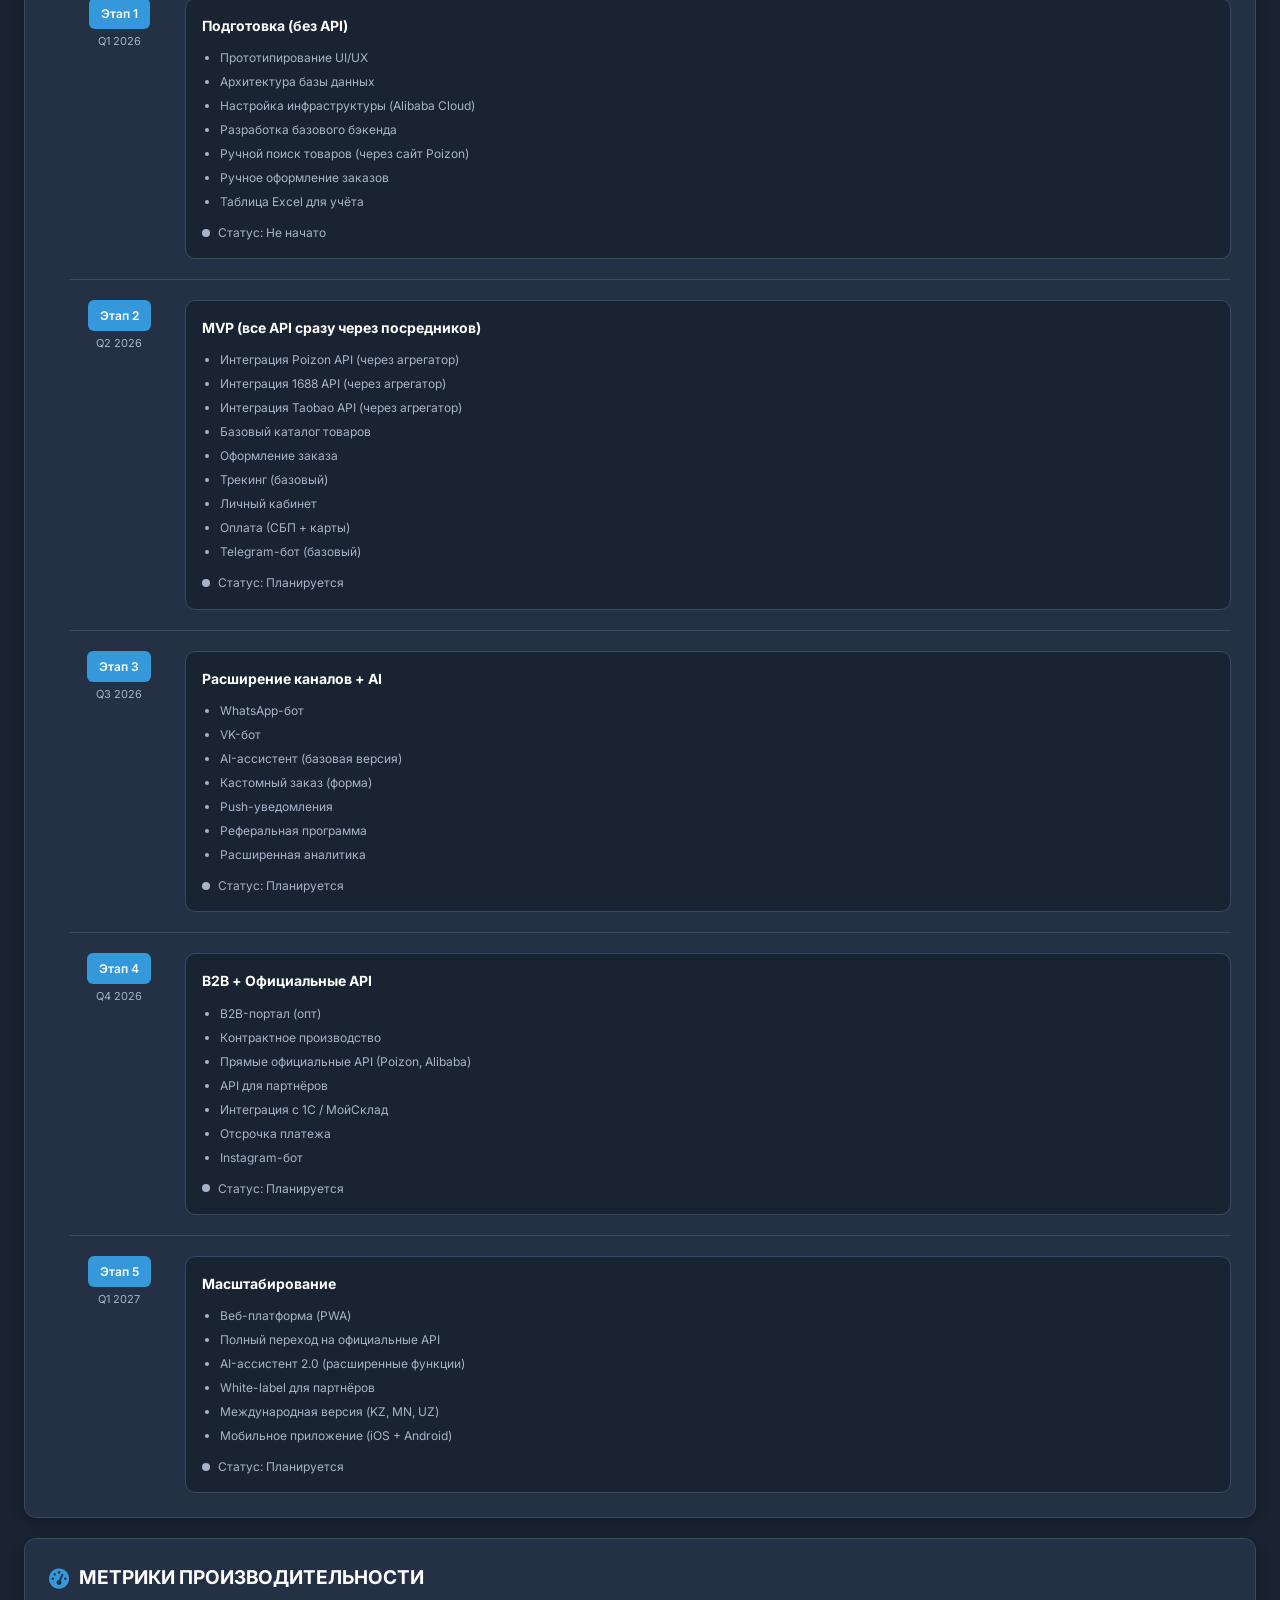
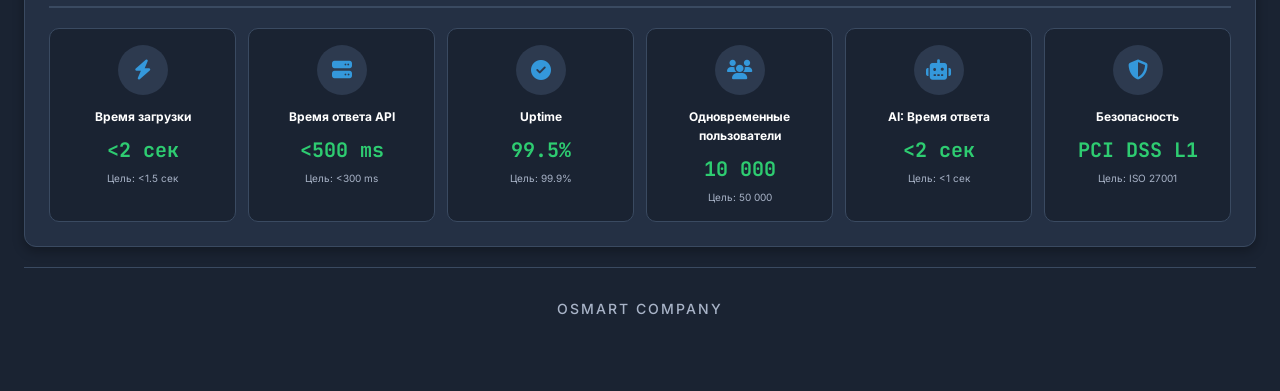
<file: Platform.html>
<!DOCTYPE html>
<html lang="ru">
<head>
    <meta charset="UTF-8">
    <meta name="viewport" content="width=device-width, initial-scale=1.0, maximum-scale=1.0, user-scalable=no">
    <title>Sakha-China · Платформа</title>
    <link href="https://fonts.googleapis.com/css2?family=Inter:wght@400;500;600;700;800&family=JetBrains+Mono:wght@400;500;700&display=swap" rel="stylesheet">
    <link rel="stylesheet" href="https://cdnjs.cloudflare.com/ajax/libs/font-awesome/6.4.0/css/all.min.css">
    <link rel="stylesheet" href="Platform.css">
</head>
<body>

<!-- HEADER -->
<header class="header">
    <div class="header-left">
        <div class="logo">SAKHA<span>-CHINA</span></div>
        <div class="subtitle">Проект A2V1</div>
    </div>
    <nav class="header-nav">
        <a href="Business.html">📊 Бизнес-модель</a>
        <a href="Operations.html">⚙️ Операции</a>
        <a href="Platform.html" class="active">📱 Платформа</a>
        <a href="Risks.html">⚠️ Риски</a>
        <a href="Calculator.html">🧮 Калькулятор</a>
        <a href="Roadmap.html">🗓️ Дорожная карта</a>
    </nav>
</header>

<!-- MAIN CONTENT -->
<main class="main-content">

    <!-- Section 1: Platform Overview -->
    <section class="section">
        <h2 class="section-title"><i class="fas fa-laptop-code"></i> ТЕХНОЛОГИЧЕСКАЯ ПЛАТФОРМА</h2>
        
        <div class="card highlight-card">
            <p class="essence-text">
                <strong class="text-blue">Единая экосистема</strong> для импорта товаров из Китая: мобильное приложение (iOS/Android), веб-платформа, Telegram-бот, WhatsApp-бот, VK-бот, Instagram-бот. 
                Интеграция с Poizon, 1688, Taobao, Alibaba через API. AI-ассистент для подбора товаров и поддержки клиентов. Автоматизация всех процессов: от поиска товара до трекинга доставки.
            </p>
        </div>

        <div class="platform-stats">
            <div class="platform-stat">
                <div class="platform-stat-value">6</div>
                <div class="platform-stat-label">Каналов взаимодействия</div>
            </div>
            <div class="platform-stat">
                <div class="platform-stat-value">5</div>
                <div class="platform-stat-label">Площадок интегрировано</div>
            </div>
            <div class="platform-stat">
                <div class="platform-stat-value">AI</div>
                <div class="platform-stat-label">Умный ассистент</div>
            </div>
            <div class="platform-stat">
                <div class="platform-stat-value">24/7</div>
                <div class="platform-stat-label">Поддержка клиентов</div>
            </div>
        </div>
    </section>

    <!-- Section 2: Platform Channels -->
    <section class="section">
        <h2 class="section-title"><i class="fas fa-network-wired"></i> КАНАЛЫ ВЗАИМОДЕЙСТВИЯ</h2>
        
        <div class="channels-grid">
            
            <div class="channel-card featured">
                <div class="channel-badge">Основной</div>
                <div class="channel-icon mobile">
                    <i class="fas fa-mobile-alt"></i>
                </div>
                <h3>Мобильное приложение</h3>
                <p class="channel-description">Flutter (iOS + Android)</p>
                <ul class="channel-features">
                    <li><i class="fas fa-check"></i> Полный каталог товаров</li>
                    <li><i class="fas fa-check"></i> Поиск по фото и описанию</li>
                    <li><i class="fas fa-check"></i> Корзина и оформление заказа</li>
                    <li><i class="fas fa-check"></i> Трекинг в реальном времени</li>
                    <li><i class="fas fa-check"></i> Push-уведомления</li>
                    <li><i class="fas fa-check"></i> Офлайн-режим (кэш)</li>
                    <li><i class="fas fa-check"></i> Биометрическая аутентификация</li>
                    <li><i class="fas fa-check"></i> Реферальная программа</li>
                </ul>
                <div class="channel-status">
                    <span class="status-dot gray"></span>
                    <span>Статус: Планируется (Q2 2026)</span>
                </div>
            </div>

            <div class="channel-card">
                <div class="channel-icon web">
                    <i class="fas fa-globe"></i>
                </div>
                <h3>Веб-платформа</h3>
                <p class="channel-description">Адаптивная версия (PWA)</p>
                <ul class="channel-features">
                    <li><i class="fas fa-check"></i> Полная версия каталога</li>
                    <li><i class="fas fa-check"></i> Расширенный поиск и фильтры</li>
                    <li><i class="fas fa-check"></i> Личный кабинет</li>
                    <li><i class="fas fa-check"></i> История заказов</li>
                    <li><i class="fas fa-check"></i> Документы (чеки, ДТ)</li>
                    <li><i class="fas fa-check"></i> Поддержка (чат/тикеты)</li>
                </ul>
                <div class="channel-status">
                    <span class="status-dot gray"></span>
                    <span>Статус: Планируется (Q3 2026)</span>
                </div>
            </div>

            <div class="channel-card">
                <div class="channel-icon telegram">
                    <i class="fab fa-telegram"></i>
                </div>
                <h3>Telegram-бот</h3>
                <p class="channel-description">Быстрые заказы и уведомления</p>
                <ul class="channel-features">
                    <li><i class="fas fa-check"></i> Быстрый поиск товара</li>
                    <li><i class="fas fa-check"></i> Оформление заказа в 3 клика</li>
                    <li><i class="fas fa-check"></i> Уведомления о статусах</li>
                    <li><i class="fas fa-check"></i> Поддержка 24/7</li>
                    <li><i class="fas fa-check"></i> Реферальные ссылки</li>
                </ul>
                <div class="channel-status">
                    <span class="status-dot gray"></span>
                    <span>Статус: Планируется (Q2 2026)</span>
                </div>
            </div>

            <div class="channel-card">
                <div class="channel-icon whatsapp">
                    <i class="fab fa-whatsapp"></i>
                </div>
                <h3>WhatsApp-бот</h3>
                <p class="channel-description">Поддержка и заказы в мессенджере</p>
                <ul class="channel-features">
                    <li><i class="fas fa-check"></i> Консультации через WhatsApp</li>
                    <li><i class="fas fa-check"></i> Отправка фото товаров</li>
                    <li><i class="fas fa-check"></i> Уведомления о доставке</li>
                    <li><i class="fas fa-check"></i> Голосовые сообщения</li>
                    <li><i class="fas fa-check"></i> Быстрая связь с менеджером</li>
                </ul>
                <div class="channel-status">
                    <span class="status-dot gray"></span>
                    <span>Статус: Планируется (Q3 2026)</span>
                </div>
            </div>

            <div class="channel-card">
                <div class="channel-icon vk">
                    <i class="fab fa-vk"></i>
                </div>
                <h3>VK-бот</h3>
                <p class="channel-description">Социальная сеть + заказы</p>
                <ul class="channel-features">
                    <li><i class="fas fa-check"></i> Каталог товаров в VK</li>
                    <li><i class="fas fa-check"></i> Сообщения сообщества</li>
                    <li><i class="fas fa-check"></i> Рассылки подписчикам</li>
                    <li><i class="fas fa-check"></i> Таргетированная реклама</li>
                    <li><i class="fas fa-check"></i> Отзывы и обсуждения</li>
                </ul>
                <div class="channel-status">
                    <span class="status-dot gray"></span>
                    <span>Статус: Планируется (Q3 2026)</span>
                </div>
            </div>

            <div class="channel-card">
                <div class="channel-icon instagram">
                    <i class="fab fa-instagram"></i>
                </div>
                <h3>Instagram-бот</h3>
                <p class="channel-description">Визуальный каталог + Direct</p>
                <ul class="channel-features">
                    <li><i class="fas fa-check"></i> Витрина товаров в профиле</li>
                    <li><i class="fas fa-check"></i> Автоответы в Direct</li>
                    <li><i class="fas fa-check"></i> Stories с новинками</li>
                    <li><i class="fas fa-check"></i> Шопинг-теги</li>
                    <li><i class="fas fa-check"></i> Инфлюенсер-маркетинг</li>
                </ul>
                <div class="channel-status">
                    <span class="status-dot gray"></span>
                    <span>Статус: Планируется (Q4 2026)</span>
                </div>
            </div>

            <div class="channel-card featured">
                <div class="channel-badge purple">AI-Powered</div>
                <div class="channel-icon ai">
                    <i class="fas fa-robot"></i>
                </div>
                <h3>AI-Ассистент</h3>
                <p class="channel-description">Умный помощник на базе ИИ</p>
                <ul class="channel-features">
                    <li><i class="fas fa-check"></i> Подбор товаров по описанию</li>
                    <li><i class="fas fa-check"></i> Поиск по фото (computer vision)</li>
                    <li><i class="fas fa-check"></i> Персональные рекомендации</li>
                    <li><i class="fas fa-check"></i> Ответы на вопросы 24/7</li>
                    <li><i class="fas fa-check"></i> Мультиязычность (RU/EN/CN)</li>
                    <li><i class="fas fa-check"></i> Обучение на истории заказов</li>
                </ul>
                <div class="channel-status">
                    <span class="status-dot gray"></span>
                    <span>Статус: Планируется (Q3 2026)</span>
                </div>
            </div>

            <div class="channel-card featured">
                <div class="channel-badge blue">B2B</div>
                <div class="channel-icon b2b">
                    <i class="fas fa-briefcase"></i>
                </div>
                <h3>B2B-портал</h3>
                <p class="channel-description">Для оптовиков и бизнеса</p>
                <ul class="channel-features">
                    <li><i class="fas fa-check"></i> Оптовые цены (от 50 шт)</li>
                    <li><i class="fas fa-check"></i> Контрактное производство</li>
                    <li><i class="fas fa-check"></i> Персональный менеджер</li>
                    <li><i class="fas fa-check"></i> Отсрочка платежа</li>
                    <li><i class="fas fa-check"></i> API для интеграции</li>
                    <li><i class="fas fa-check"></i> Выгрузка в 1С / МойСклад</li>
                </ul>
                <div class="channel-status">
                    <span class="status-dot gray"></span>
                    <span>Статус: Планируется (Q4 2026)</span>
                </div>
            </div>

        </div>
    </section>

    <!-- Section 3: AI Assistant (Detailed) -->
    <section class="section">
        <h2 class="section-title"><i class="fas fa-brain"></i> AI-АССИСТЕНТ: ПОДРОБНОЕ ОПИСАНИЕ</h2>
        
        <div class="ai-overview">
            <div class="ai-header">
                <div class="ai-icon-large">
                    <i class="fas fa-robot"></i>
                </div>
                <div class="ai-title">
                    <h3>Интеллектуальный помощник для импорта из Китая</h3>
                    <p>На базе больших языковых моделей (LLM) + компьютерное зрение + машинное обучение</p>
                </div>
            </div>

            <div class="ai-features-grid">
                <div class="ai-feature-card">
                    <div class="ai-feature-icon"><i class="fas fa-search"></i></div>
                    <h4>Умный поиск товаров</h4>
                    <p><strong>Технология:</strong> NLP (Natural Language Processing)</p>
                    <p><strong>Функции:</strong></p>
                    <ul>
                        <li>Понимание естественного языка («найди кроссовки как на фото»)</li>
                        <li>Извлечение параметров из текста (бренд, размер, цвет, бюджет)</li>
                        <li>Семантический поиск (по смыслу, а не ключевым словам)</li>
                        <li>Поиск по фото (computer vision + reverse image search)</li>
                    </ul>
                    <p><strong>Преимущества:</strong></p>
                    <ul>
                        <li>Сокращение времени поиска с 30 мин до 2 мин</li>
                        <li>Нахождение товаров без точного названия</li>
                        <li>Автоматический подбор аналогов при отсутствии оригинала</li>
                    </ul>
                </div>

                <div class="ai-feature-card">
                    <div class="ai-feature-icon"><i class="fas fa-comments"></i></div>
                    <h4>Поддержка клиентов 24/7</h4>
                    <p><strong>Технология:</strong> LLM (GPT-4 / Claude / собственная модель)</p>
                    <p><strong>Функции:</strong></p>
                    <ul>
                        <li>Ответы на частые вопросы (статус заказа, сроки, цены)</li>
                        <li>Консультации по товарам (размеры, материалы, совместимость)</li>
                        <li>Помощь в оформлении заказа</li>
                        <li>Обработка жалоб и возвратов</li>
                        <li>Мультиязычность (русский, английский, китайский)</li>
                    </ul>
                    <p><strong>Преимущества:</strong></p>
                    <ul>
                        <li>Снижение нагрузки на поддержку на 70%</li>
                        <li>Мгновенные ответы (0 сек ожидания)</li>
                        <li>Круглосуточная доступность без выходных</li>
                        <li>Масштабируемость (1000+ одновременных диалогов)</li>
                    </ul>
                </div>

                <div class="ai-feature-card">
                    <div class="ai-feature-icon"><i class="fas fa-star"></i></div>
                    <h4>Персональные рекомендации</h4>
                    <p><strong>Технология:</strong> Collaborative Filtering + Deep Learning</p>
                    <p><strong>Функции:</strong></p>
                    <ul>
                        <li>Анализ истории просмотров и заказов</li>
                        <li>Сравнение с похожими пользователями</li>
                        <li>Учёт предпочтений (бренды, размеры, ценовой диапазон)</li>
                        <li>Сезонные рекомендации (зима/лето, праздники)</li>
                        <li>Уведомления о поступлении желаемых товаров</li>
                    </ul>
                    <p><strong>Преимущества:</strong></p>
                    <ul>
                        <li>Увеличение среднего чека на 25-35%</li>
                        <li>Рост конверсии в покупку на 15-20%</li>
                        <li>Повышение лояльности (персональный подход)</li>
                        <li>Автоматические повторные продажи</li>
                    </ul>
                </div>

                <div class="ai-feature-card">
                    <div class="ai-feature-icon"><i class="fas fa-file-contract"></i></div>
                    <h4>Анализ поставщиков</h4>
                    <p><strong>Технология:</strong> Sentiment Analysis + Risk Scoring</p>
                    <p><strong>Функции:</strong></p>
                    <ul>
                        <li>Оценка надёжности продавца (рейтинг, отзывы, история)</li>
                        <li>Выявление подозрительных паттернов (фейковые отзывы)</li>
                        <li>Сравнение цен у разных поставщиков</li>
                        <li>Прогноз сроков доставки (на основе истории)</li>
                        <li>Алерты о рисках (низкий рейтинг, жалобы)</li>
                    </ul>
                    <p><strong>Преимущества:</strong></p>
                    <ul>
                        <li>Снижение риска брака и мошенничества</li>
                        <li>Оптимальный выбор поставщика по цене/качеству</li>
                        <li>Автоматическая проверка перед оплатой</li>
                        <li>Прозрачность для клиента (рейтинг виден в приложении)</li>
                    </ul>
                </div>

                <div class="ai-feature-card">
                    <div class="ai-feature-icon"><i class="fas fa-chart-line"></i></div>
                    <h4>Прогнозирование спроса</h4>
                    <p><strong>Технология:</strong> Time Series Forecasting + ML</p>
                    <p><strong>Функции:</strong></p>
                    <ul>
                        <li>Анализ сезонности товаров</li>
                        <li>Прогноз популярных моделей/размеров</li>
                        <li>Оптимизация складских запасов</li>
                        <li>Рекомендации по закупкам (что заказать заранее)</li>
                        <li>Ценовая аналитика (динамика цен на площадках)</li>
                    </ul>
                    <p><strong>Преимущества:</strong></p>
                    <ul>
                        <li>Снижение затоваривания на 30-40%</li>
                        <li>Увеличение оборачиваемости склада</li>
                        <li>Заблаговременная закупка хитов сезона</li>
                        <li>Оптимальное ценообразование (динамические цены)</li>
                    </ul>
                </div>

                <div class="ai-feature-card">
                    <div class="ai-feature-icon"><i class="fas fa-language"></i></div>
                    <h4>Перевод и локализация</h4>
                    <p><strong>Технология:</strong> Neural Machine Translation (NMT)</p>
                    <p><strong>Функции:</strong></p>
                    <ul>
                        <li>Автоматический перевод описаний товаров (CN→RU)</li>
                        <li>Перевод переписки с поставщиками</li>
                        <li>Локализация интерфейса (RU/EN/KZ/MN)</li>
                        <li>Распознавание текста на фото (OCR)</li>
                        <li>Голосовой ввод и вывод (TTS/STT)</li>
                    </ul>
                    <p><strong>Преимущества:</strong></p>
                    <ul>
                        <li>Устранение языкового барьера с Китаем</li>
                        <li>Сокращение времени на коммуникацию</li>
                        <li>Минимизация ошибок при заказе</li>
                        <li>Возможность расширения на страны СНГ</li>
                    </ul>
                </div>
            </div>

            <div class="ai-tech-stack">
                <h4>🛠️ Технологический стек AI-ассистента</h4>
                <div class="tech-tags">
                    <span class="tech-tag">LLM (GPT-4 / Claude / Llama)</span>
                    <span class="tech-tag">Computer Vision (ResNet / YOLO)</span>
                    <span class="tech-tag">NLP (Transformers / BERT)</span>
                    <span class="tech-tag">Vector Database (Pinecone / Weaviate)</span>
                    <span class="tech-tag">ML Ops (MLflow / Kubeflow)</span>
                    <span class="tech-tag">API Gateway (FastAPI)</span>
                    <span class="tech-tag">Cloud (Alibaba Cloud / AWS)</span>
                </div>
            </div>

            <div class="ai-roi">
                <h4>📊 Ожидаемый эффект от внедрения AI</h4>
                <div class="roi-grid">
                    <div class="roi-card">
                        <div class="roi-value">-70%</div>
                        <div class="roi-label">Нагрузка на поддержку</div>
                    </div>
                    <div class="roi-card">
                        <div class="roi-value">+25%</div>
                        <div class="roi-label">Средний чек</div>
                    </div>
                    <div class="roi-card">
                        <div class="roi-value">+20%</div>
                        <div class="roi-label">Конверсия в покупку</div>
                    </div>
                    <div class="roi-card">
                        <div class="roi-value">-40%</div>
                        <div class="roi-label">Затоваривание склада</div>
                    </div>
                    <div class="roi-card">
                        <div class="roi-value">24/7</div>
                        <div class="roi-label">Доступность поддержки</div>
                    </div>
                    <div class="roi-card">
                        <div class="roi-value">&lt;2 сек</div>
                        <div class="roi-label">Время ответа AI</div>
                    </div>
                </div>
            </div>
        </div>
    </section>

    <!-- Section 4: App Features (Detailed) -->
    <section class="section">
        <h2 class="section-title"><i class="fas fa-mobile-alt"></i> МОБИЛЬНОЕ ПРИЛОЖЕНИЕ: ФУНКЦИОНАЛ</h2>
        
        <div class="features-grid">
            
            <div class="feature-card">
                <div class="feature-icon"><i class="fas fa-store"></i></div>
                <h4>Каталог товаров</h4>
                <ul>
                    <li>1000+ позиций в наличии</li>
                    <li>Категории: обувь, одежда, электроника, аксессуары</li>
                    <li>Фильтры: бренд, размер, цвет, цена, наличие</li>
                    <li>Сортировка: цена, популярность, новизна</li>
                    <li>Избранное и отложенные товары</li>
                </ul>
            </div>

            <div class="feature-card">
                <div class="feature-icon"><i class="fas fa-search"></i></div>
                <h4>Поиск товара</h4>
                <ul>
                    <li>Текстовый поиск по названию/артикулу</li>
                    <li>Поиск по фото (загрузка изображения)</li>
                    <li>Поиск по ссылке (Poizon, 1688, Taobao)</li>
                    <li>История поиска</li>
                    <li>AI-рекомендации на основе просмотров</li>
                </ul>
            </div>

            <div class="feature-card">
                <div class="feature-icon"><i class="fas fa-shopping-cart"></i></div>
                <h4>Корзина и заказ</h4>
                <ul>
                    <li>Добавление товаров в корзину</li>
                    <li>Выбор размера/цвета/количества</li>
                    <li>Расчёт стоимости с доставкой</li>
                    <li>Выбор способа доставки (агрегатор)</li>
                    <li>Оплата: СБП, карты, рассрочка</li>
                    <li>Сохранение адресов доставки</li>
                </ul>
            </div>

            <div class="feature-card">
                <div class="feature-icon"><i class="fas fa-shipping-fast"></i></div>
                <h4>Трекинг заказа</h4>
                <ul>
                    <li>Визуальная шкала этапов</li>
                    <li>Статусы в реальном времени</li>
                    <li>Карта местоположения груза</li>
                    <li>Уведомления о смене статуса</li>
                    <li>История перемещений</li>
                    <li>Прогноз даты доставки</li>
                </ul>
            </div>

            <div class="feature-card">
                <div class="feature-icon"><i class="fas fa-user"></i></div>
                <h4>Личный кабинет</h4>
                <ul>
                    <li>Профиль и настройки</li>
                    <li>История заказов</li>
                    <li>Документы (чеки, ДТ, сертификаты)</li>
                    <li>Адреса доставки</li>
                    <li>Платёжные методы</li>
                    <li>Реферальная программа</li>
                    <li>Поддержка (чат/тикеты/AI-ассистент)</li>
                </ul>
            </div>

            <div class="feature-card">
                <div class="feature-icon"><i class="fas fa-file-contract"></i></div>
                <h4>Кастомный заказ</h4>
                <ul>
                    <li>Форма «Найти в Китае»</li>
                    <li>Загрузка фото/файлов</li>
                    <li>Описание требований</li>
                    <li>Бюджет и сроки</li>
                    <li>Статусы поиска</li>
                    <li>Предложения от поставщиков (AI-подбор)</li>
                </ul>
            </div>

        </div>
    </section>

    <!-- Section 5: API Integrations -->
    <section class="section">
        <h2 class="section-title"><i class="fas fa-plug"></i> ИНТЕГРАЦИИ: ДВА ВАРИАНТА ПОДКЛЮЧЕНИЯ</h2>
        
        <div class="integration-comparison">
            <div class="integration-header">
                <h3>Сравнение вариантов интеграции</h3>
                <p>На старте — через посредников. При масштабировании — прямые официальные API.</p>
            </div>

            <div class="integration-grid">
                
                <!-- Variant 1: Intermediaries -->
                <div class="integration-card variant-1">
                    <div class="integration-badge yellow">Вариант 1: Старт</div>
                    <div class="integration-title">
                        <i class="fas fa-handshake"></i>
                        <h4>Через посредников (агрегаторы)</h4>
                    </div>
                    <div class="integration-body">
                        <h5>✅ Преимущества</h5>
                        <ul>
                            <li>Быстрый старт (1-2 недели)</li>
                            <li>Не нужно WFOE в Китае</li>
                            <li>Минимальные требования к обороту</li>
                            <li>Техподдержка на русском языке</li>
                            <li>Готовые SDK и документация</li>
                        </ul>
                        <h5>❌ Недостатки</h5>
                        <ul>
                            <li>Комиссия выше (+3-7% к стоимости)</li>
                            <li>Меньше контроля над данными</li>
                            <li>Зависимость от посредника</li>
                            <li>Ограниченный функционал API</li>
                            <li>Риск изменения условий в одностороннем порядке</li>
                        </ul>
                        <h5>📋 Площадки</h5>
                        <ul>
                            <li><strong>Poizon:</strong> Через агрегаторов (Nice Goods, GetNan)</li>
                            <li><strong>1688:</strong> Через байеров / API посредников</li>
                            <li><strong>Taobao:</strong> Через агрегаторов (Pandabuy Pro и др.)</li>
                            <li><strong>Alibaba:</strong> Через партнёрскую сеть</li>
                        </ul>
                        <div class="integration-timeline">
                            <span class="timeline-label">Срок подключения:</span>
                            <span class="timeline-value">1-2 недели</span>
                        </div>
                        <div class="integration-timeline">
                            <span class="timeline-label">Комиссия:</span>
                            <span class="timeline-value">+3-7% к цене товара</span>
                        </div>
                    </div>
                </div>

                <!-- Variant 2: Official API -->
                <div class="integration-card variant-2">
                    <div class="integration-badge green">Вариант 2: Масштаб</div>
                    <div class="integration-title">
                        <i class="fas fa-file-contract"></i>
                        <h4>Официальные API (прямые контракты)</h4>
                    </div>
                    <div class="integration-body">
                        <h5>✅ Преимущества</h5>
                        <ul>
                            <li>Минимальная комиссия (официальные тарифы)</li>
                            <li>Полный доступ ко всем функциям API</li>
                            <li>Прямая поддержка от площадок</li>
                            <li>Стабильность и надёжность</li>
                            <li>Возможность кастомизации интеграции</li>
                            <li>Приоритетная обработка заказов</li>
                        </ul>
                        <h5>❌ Недостатки</h5>
                        <ul>
                            <li>Требуется WFOE в Китае (для Poizon)</li>
                            <li>Требования к минимальному обороту</li>
                            <li>Длительная модерация (30-60 дней)</li>
                            <li>Документация на китайском/английском</li>
                            <li>Высокий порог входа (юридически и финансово)</li>
                        </ul>
                        <h5>📋 Площадки</h5>
                        <ul>
                            <li><strong>Poizon:</strong> Официальный API (требуется WFOE + договор)</li>
                            <li><strong>1688:</strong> Прямой API (требуется китайское юрлицо)</li>
                            <li><strong>Taobao:</strong> Open Platform API (требуется регистрация)</li>
                            <li><strong>Alibaba:</strong> Официальный API (партнёрская программа)</li>
                        </ul>
                        <div class="integration-timeline">
                            <span class="timeline-label">Срок подключения:</span>
                            <span class="timeline-value">1-3 месяца</span>
                        </div>
                        <div class="integration-timeline">
                            <span class="timeline-label">Комиссия:</span>
                            <span class="timeline-value">Официальные тарифы (2-6%)</span>
                        </div>
                    </div>
                </div>

            </div>

            <div class="integration-roadmap">
                <h4>📅 План перехода на официальные API</h4>
                <div class="roadmap-steps">
                    <div class="roadmap-step">
                        <div class="step-number">1</div>
                        <div class="step-content">
                            <h5>Этап 1: Старт (Q1-Q2 2026)</h5>
                            <p>Работа через посредников. Быстрый запуск, тестирование спроса, набор первых 200-500 заказов/мес.</p>
                        </div>
                    </div>
                    <div class="roadmap-step">
                        <div class="step-number">2</div>
                        <div class="step-content">
                            <h5>Этап 2: Подготовка (Q3 2026)</h5>
                            <p>Регистрация WFOE в Китае. Подготовка документов для Poizon API. Переговоры с площадками.</p>
                        </div>
                    </div>
                    <div class="roadmap-step">
                        <div class="step-number">3</div>
                        <div class="step-content">
                            <h5>Этап 3: Подключение (Q4 2026)</h5>
                            <p>Получение официальных API-ключей. Параллельная работа через посредников и официальные API.</p>
                        </div>
                    </div>
                    <div class="roadmap-step">
                        <div class="step-number">4</div>
                        <div class="step-content">
                            <h5>Этап 4: Полный переход (Q1 2027)</h5>
                            <p>Отключение посредников. Полный переход на официальные API. Экономия 3-7% на комиссии.</p>
                        </div>
                    </div>
                </div>
            </div>
        </div>
    </section>

    <!-- Section 6: Technical Architecture -->
    <section class="section">
        <h2 class="section-title"><i class="fas fa-sitemap"></i> ТЕХНИЧЕСКАЯ АРХИТЕКТУРА</h2>
        
        <div class="architecture-diagram">
            <div class="arch-layer">
                <div class="arch-title">Клиентский слой</div>
                <div class="arch-components">
                    <div class="arch-component">iOS App</div>
                    <div class="arch-component">Android App</div>
                    <div class="arch-component">Web (PWA)</div>
                    <div class="arch-component">Telegram Bot</div>
                    <div class="arch-component">WhatsApp Bot</div>
                    <div class="arch-component">VK Bot</div>
                    <div class="arch-component">AI Assistant</div>
                </div>
            </div>
            
            <div class="arch-arrow"><i class="fas fa-arrow-down"></i></div>
            
            <div class="arch-layer">
                <div class="arch-title">API Gateway</div>
                <div class="arch-components">
                    <div class="arch-component">Auth</div>
                    <div class="arch-component">Rate Limit</div>
                    <div class="arch-component">Logging</div>
                    <div class="arch-component">SSL/TLS</div>
                </div>
            </div>
            
            <div class="arch-arrow"><i class="fas fa-arrow-down"></i></div>
            
            <div class="arch-layer">
                <div class="arch-title">Backend Services</div>
                <div class="arch-components">
                    <div class="arch-component">Catalog Service</div>
                    <div class="arch-component">Order Service</div>
                    <div class="arch-component">Payment Service</div>
                    <div class="arch-component">Tracking Service</div>
                    <div class="arch-component">Notification Service</div>
                    <div class="arch-component">AI Service</div>
                </div>
            </div>
            
            <div class="arch-arrow"><i class="fas fa-arrow-down"></i></div>
            
            <div class="arch-layer">
                <div class="arch-title">Data Layer</div>
                <div class="arch-components">
                    <div class="arch-component">PostgreSQL</div>
                    <div class="arch-component">Redis Cache</div>
                    <div class="arch-component">Vector DB (AI)</div>
                    <div class="arch-component">Object Storage</div>
                    <div class="arch-component">Elasticsearch</div>
                </div>
            </div>
            
            <div class="arch-arrow"><i class="fas fa-arrow-down"></i></div>
            
            <div class="arch-layer">
                <div class="arch-title">External Integrations</div>
                <div class="arch-components">
                    <div class="arch-component external">Poizon API</div>
                    <div class="arch-component external">1688 API</div>
                    <div class="arch-component external">Taobao API</div>
                    <div class="arch-component external">Alibaba API</div>
                    <div class="arch-component external">Payment Gateways</div>
                    <div class="arch-component external">Logistics API</div>
                    <div class="arch-component external">AI Providers</div>
                </div>
            </div>
        </div>

        <div class="tech-specs">
            <div class="tech-spec-card">
                <h4>Frontend</h4>
                <ul>
                    <li>Flutter 3.x (Dart)</li>
                    <li>Единая кодовая база</li>
                    <li>iOS 14+ / Android 8+</li>
                    <li>Офлайн-режим (Hive)</li>
                </ul>
            </div>
            <div class="tech-spec-card">
                <h4>Backend</h4>
                <ul>
                    <li>Node.js / Python</li>
                    <li>Supabase (PostgreSQL)</li>
                    <li>Edge Functions (Deno)</li>
                    <li>REST + GraphQL API</li>
                </ul>
            </div>
            <div class="tech-spec-card">
                <h4>AI/ML</h4>
                <ul>
                    <li>LLM (GPT-4 / Claude)</li>
                    <li>Computer Vision (ResNet)</li>
                    <li>Vector DB (Pinecone)</li>
                    <li>ML Ops (MLflow)</li>
                </ul>
            </div>
            <div class="tech-spec-card">
                <h4>Infrastructure</h4>
                <ul>
                    <li>Alibaba Cloud (Shanghai)</li>
                    <li>CDN (глобально)</li>
                    <li>Docker + Kubernetes</li>
                    <li>CI/CD (GitHub Actions)</li>
                </ul>
            </div>
            <div class="tech-spec-card">
                <h4>Security</h4>
                <ul>
                    <li>HTTPS / TLS 1.3</li>
                    <li>JWT Authentication</li>
                    <li>Data Encryption (AES-256)</li>
                    <li>2FA для админов</li>
                </ul>
            </div>
            <div class="tech-spec-card">
                <h4>Monitoring</h4>
                <ul>
                    <li>Grafana + Prometheus</li>
                    <li>Uptime 99.5%</li>
                    <li>Алерты 24/7</li>
                    <li>ELK Stack (логи)</li>
                </ul>
            </div>
        </div>
    </section>

    <!-- Section 7: Development Roadmap -->
    <section class="section">
        <h2 class="section-title"><i class="fas fa-tasks"></i> РАЗРАБОТКА: ЭТАПЫ И СРОКИ</h2>
        
        <div class="dev-timeline">
            
            <div class="dev-phase">
                <div class="phase-header">
                    <span class="phase-number">Этап 1</span>
                    <span class="phase-date">Q1 2026</span>
                </div>
                <div class="phase-content">
                    <h4>Подготовка (без API)</h4>
                    <ul>
                        <li>Прототипирование UI/UX</li>
                        <li>Архитектура базы данных</li>
                        <li>Настройка инфраструктуры (Alibaba Cloud)</li>
                        <li>Разработка базового бэкенда</li>
                        <li>Ручной поиск товаров (через сайт Poizon)</li>
                        <li>Ручное оформление заказов</li>
                        <li>Таблица Excel для учёта</li>
                    </ul>
                    <div class="phase-status">
                        <span class="status-dot gray"></span>
                        <span>Статус: Не начато</span>
                    </div>
                </div>
            </div>

            <div class="dev-phase">
                <div class="phase-header">
                    <span class="phase-number">Этап 2</span>
                    <span class="phase-date">Q2 2026</span>
                </div>
                <div class="phase-content">
                    <h4>MVP (все API сразу через посредников)</h4>
                    <ul>
                        <li>Интеграция Poizon API (через агрегатор)</li>
                        <li>Интеграция 1688 API (через агрегатор)</li>
                        <li>Интеграция Taobao API (через агрегатор)</li>
                        <li>Базовый каталог товаров</li>
                        <li>Оформление заказа</li>
                        <li>Трекинг (базовый)</li>
                        <li>Личный кабинет</li>
                        <li>Оплата (СБП + карты)</li>
                        <li>Telegram-бот (базовый)</li>
                    </ul>
                    <div class="phase-status">
                        <span class="status-dot gray"></span>
                        <span>Статус: Планируется</span>
                    </div>
                </div>
            </div>

            <div class="dev-phase">
                <div class="phase-header">
                    <span class="phase-number">Этап 3</span>
                    <span class="phase-date">Q3 2026</span>
                </div>
                <div class="phase-content">
                    <h4>Расширение каналов + AI</h4>
                    <ul>
                        <li>WhatsApp-бот</li>
                        <li>VK-бот</li>
                        <li>AI-ассистент (базовая версия)</li>
                        <li>Кастомный заказ (форма)</li>
                        <li>Push-уведомления</li>
                        <li>Реферальная программа</li>
                        <li>Расширенная аналитика</li>
                    </ul>
                    <div class="phase-status">
                        <span class="status-dot gray"></span>
                        <span>Статус: Планируется</span>
                    </div>
                </div>
            </div>

            <div class="dev-phase">
                <div class="phase-header">
                    <span class="phase-number">Этап 4</span>
                    <span class="phase-date">Q4 2026</span>
                </div>
                <div class="phase-content">
                    <h4>B2B + Официальные API</h4>
                    <ul>
                        <li>B2B-портал (опт)</li>
                        <li>Контрактное производство</li>
                        <li>Прямые официальные API (Poizon, Alibaba)</li>
                        <li>API для партнёров</li>
                        <li>Интеграция с 1С / МойСклад</li>
                        <li>Отсрочка платежа</li>
                        <li>Instagram-бот</li>
                    </ul>
                    <div class="phase-status">
                        <span class="status-dot gray"></span>
                        <span>Статус: Планируется</span>
                    </div>
                </div>
            </div>

            <div class="dev-phase">
                <div class="phase-header">
                    <span class="phase-number">Этап 5</span>
                    <span class="phase-date">Q1 2027</span>
                </div>
                <div class="phase-content">
                    <h4>Масштабирование</h4>
                    <ul>
                        <li>Веб-платформа (PWA)</li>
                        <li>Полный переход на официальные API</li>
                        <li>AI-ассистент 2.0 (расширенные функции)</li>
                        <li>White-label для партнёров</li>
                        <li>Международная версия (KZ, MN, UZ)</li>
                        <li>Мобильное приложение (iOS + Android)</li>
                    </ul>
                    <div class="phase-status">
                        <span class="status-dot gray"></span>
                        <span>Статус: Планируется</span>
                    </div>
                </div>
            </div>

        </div>
    </section>

    <!-- Section 8: Performance Metrics -->
    <section class="section">
        <h2 class="section-title"><i class="fas fa-tachometer-alt"></i> МЕТРИКИ ПРОИЗВОДИТЕЛЬНОСТИ</h2>
        
        <div class="performance-grid">
            
            <div class="perf-card">
                <div class="perf-icon"><i class="fas fa-bolt"></i></div>
                <h4>Время загрузки</h4>
                <div class="perf-value">&lt;2 сек</div>
                <div class="perf-target">Цель: &lt;1.5 сек</div>
            </div>

            <div class="perf-card">
                <div class="perf-icon"><i class="fas fa-server"></i></div>
                <h4>Время ответа API</h4>
                <div class="perf-value">&lt;500 ms</div>
                <div class="perf-target">Цель: &lt;300 ms</div>
            </div>

            <div class="perf-card">
                <div class="perf-icon"><i class="fas fa-check-circle"></i></div>
                <h4>Uptime</h4>
                <div class="perf-value">99.5%</div>
                <div class="perf-target">Цель: 99.9%</div>
            </div>

            <div class="perf-card">
                <div class="perf-icon"><i class="fas fa-users"></i></div>
                <h4>Одновременные пользователи</h4>
                <div class="perf-value">10 000</div>
                <div class="perf-target">Цель: 50 000</div>
            </div>

            <div class="perf-card">
                <div class="perf-icon"><i class="fas fa-robot"></i></div>
                <h4>AI: Время ответа</h4>
                <div class="perf-value">&lt;2 сек</div>
                <div class="perf-target">Цель: &lt;1 сек</div>
            </div>

            <div class="perf-card">
                <div class="perf-icon"><i class="fas fa-shield-alt"></i></div>
                <h4>Безопасность</h4>
                <div class="perf-value">PCI DSS L1</div>
                <div class="perf-target">Цель: ISO 27001</div>
            </div>

        </div>
    </section>

    <!-- END MARK -->
    <div class="end-mark">
        <p>Osmart company</p>
    </div>

</main>

<script src="Platform.js"></script>
</body>
</html>
</file>
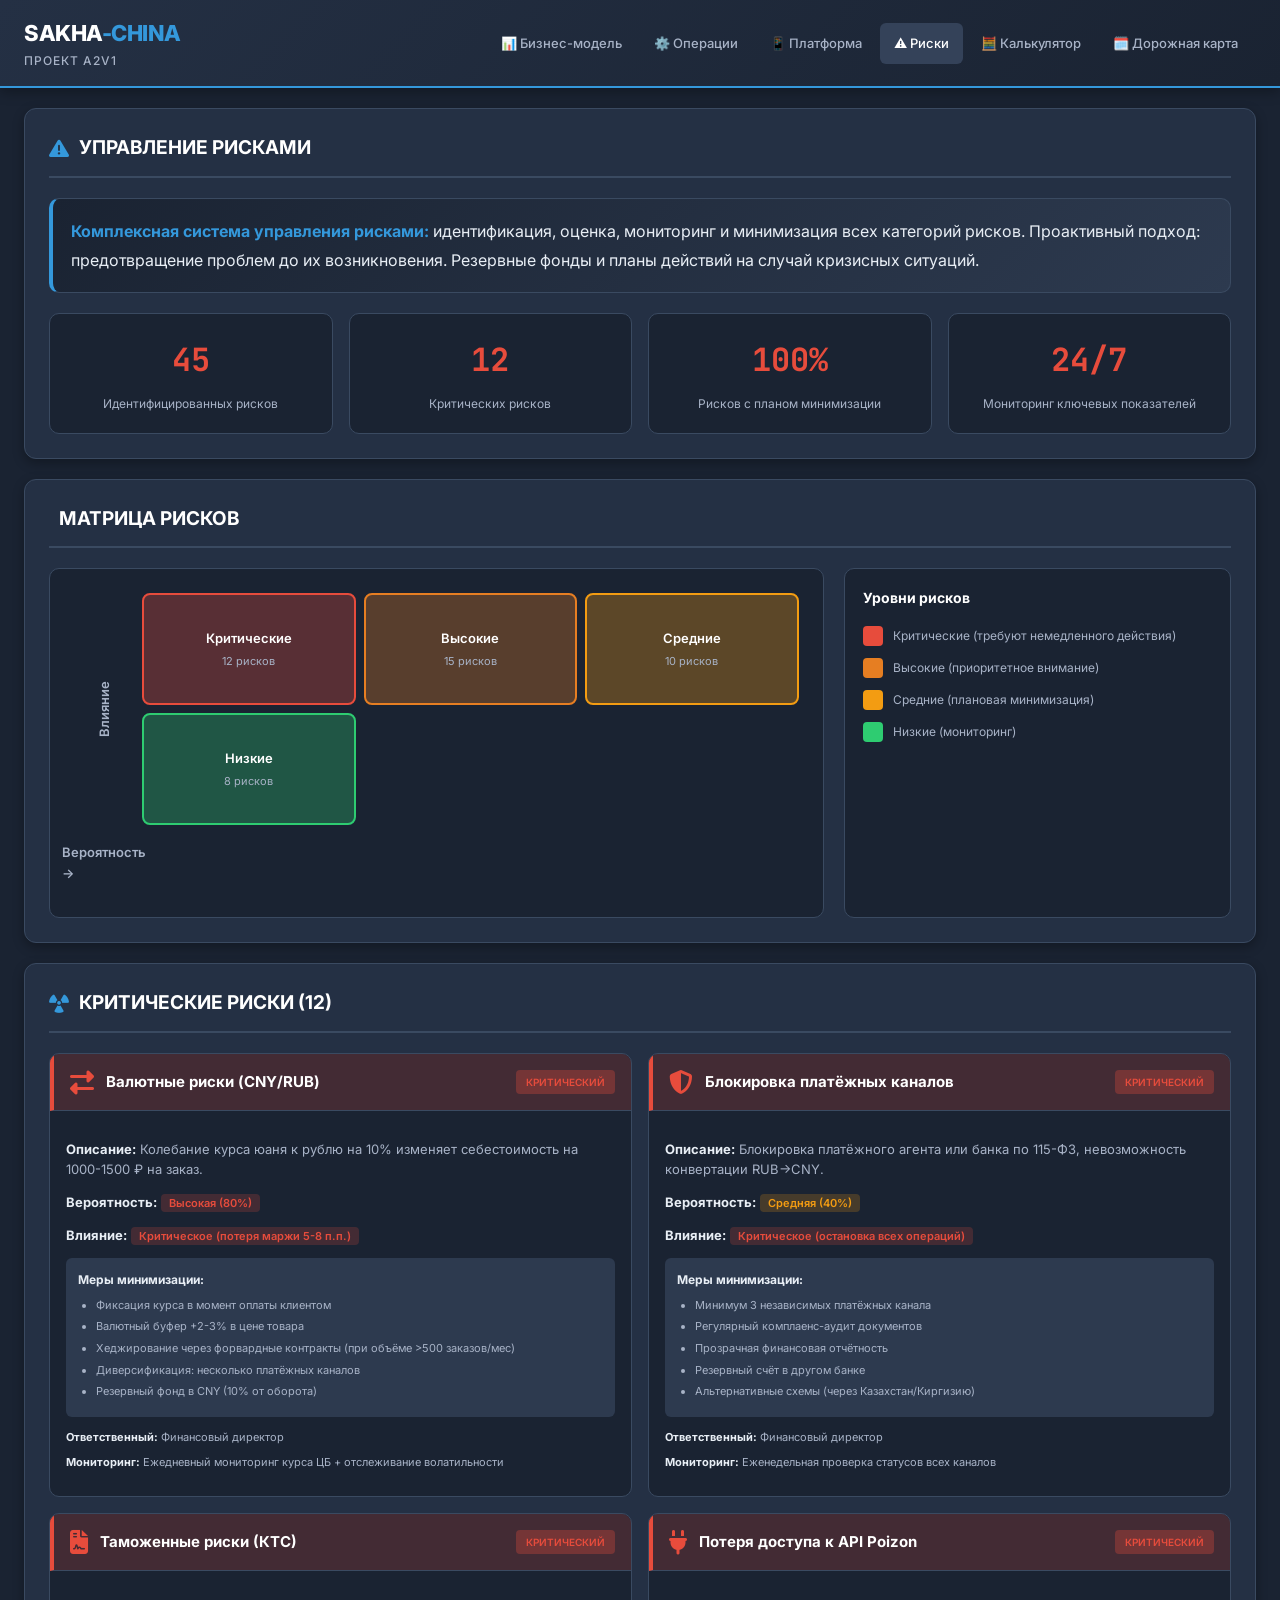
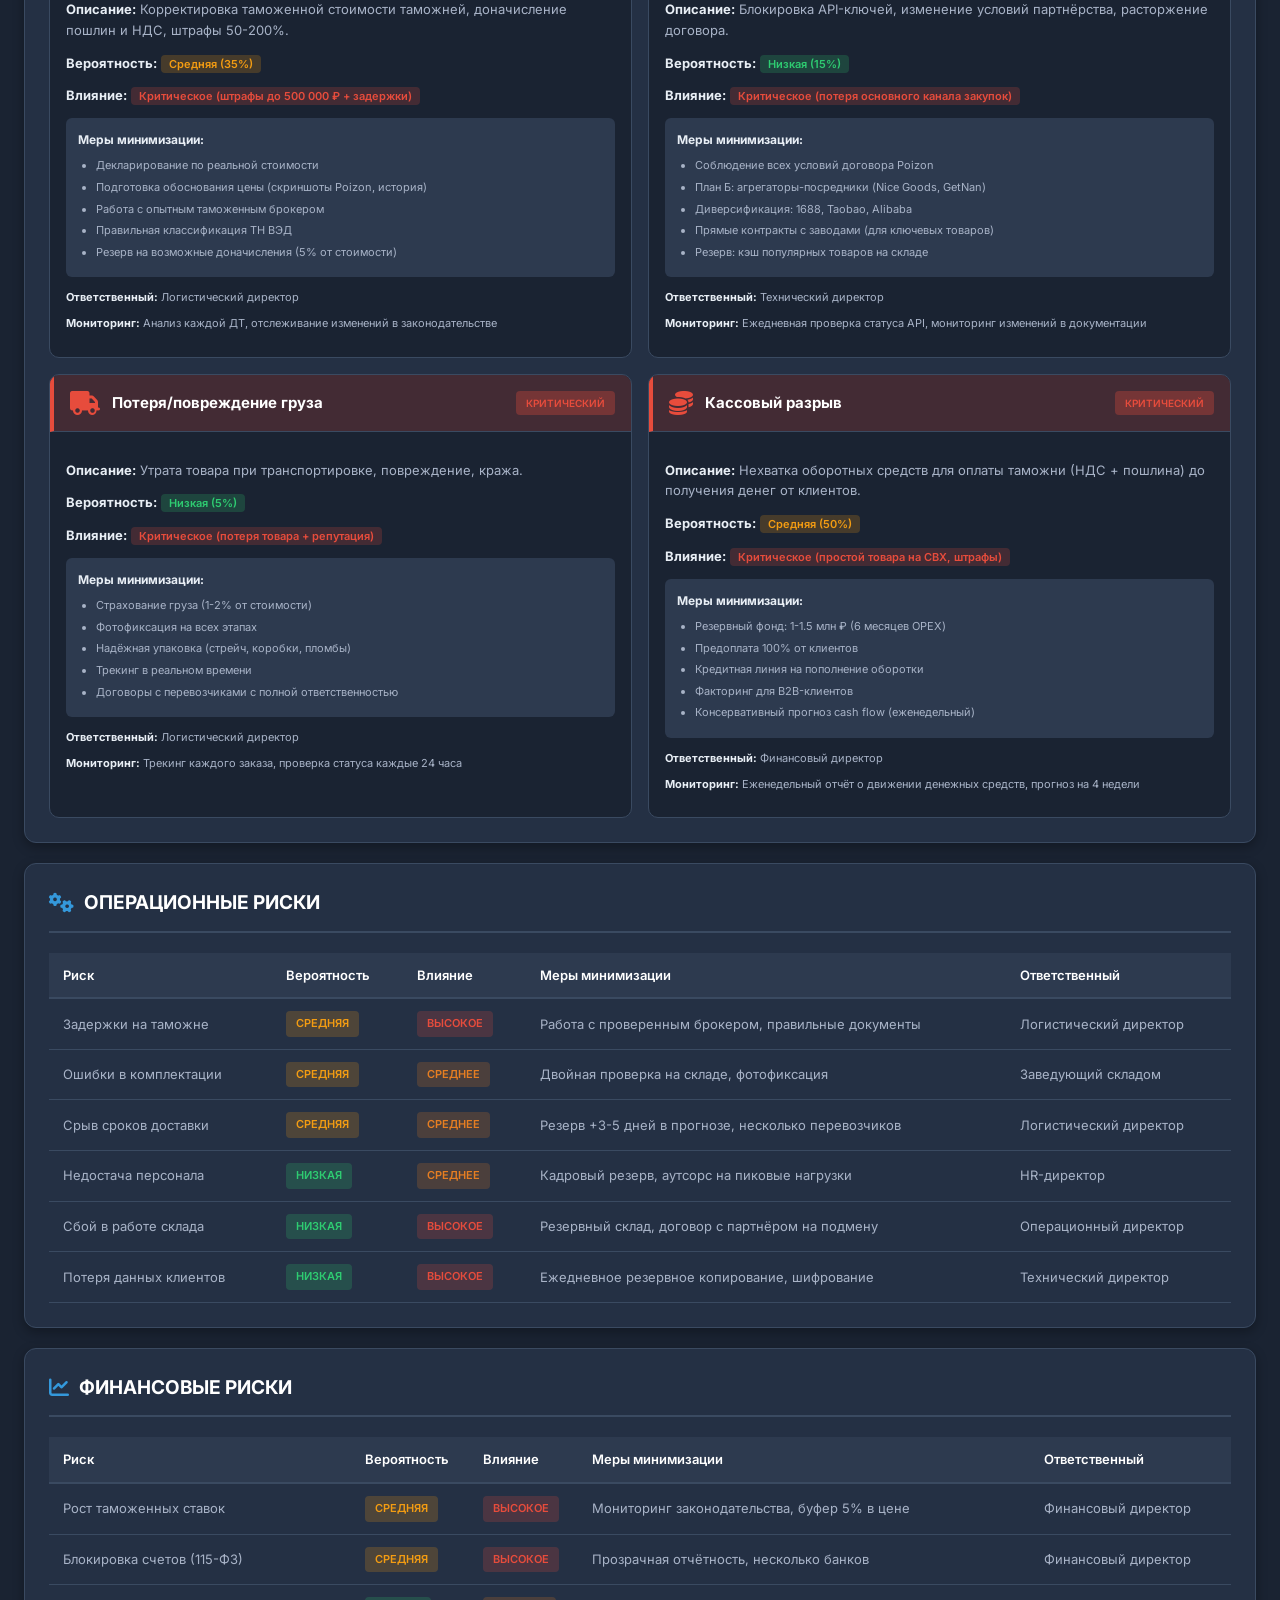
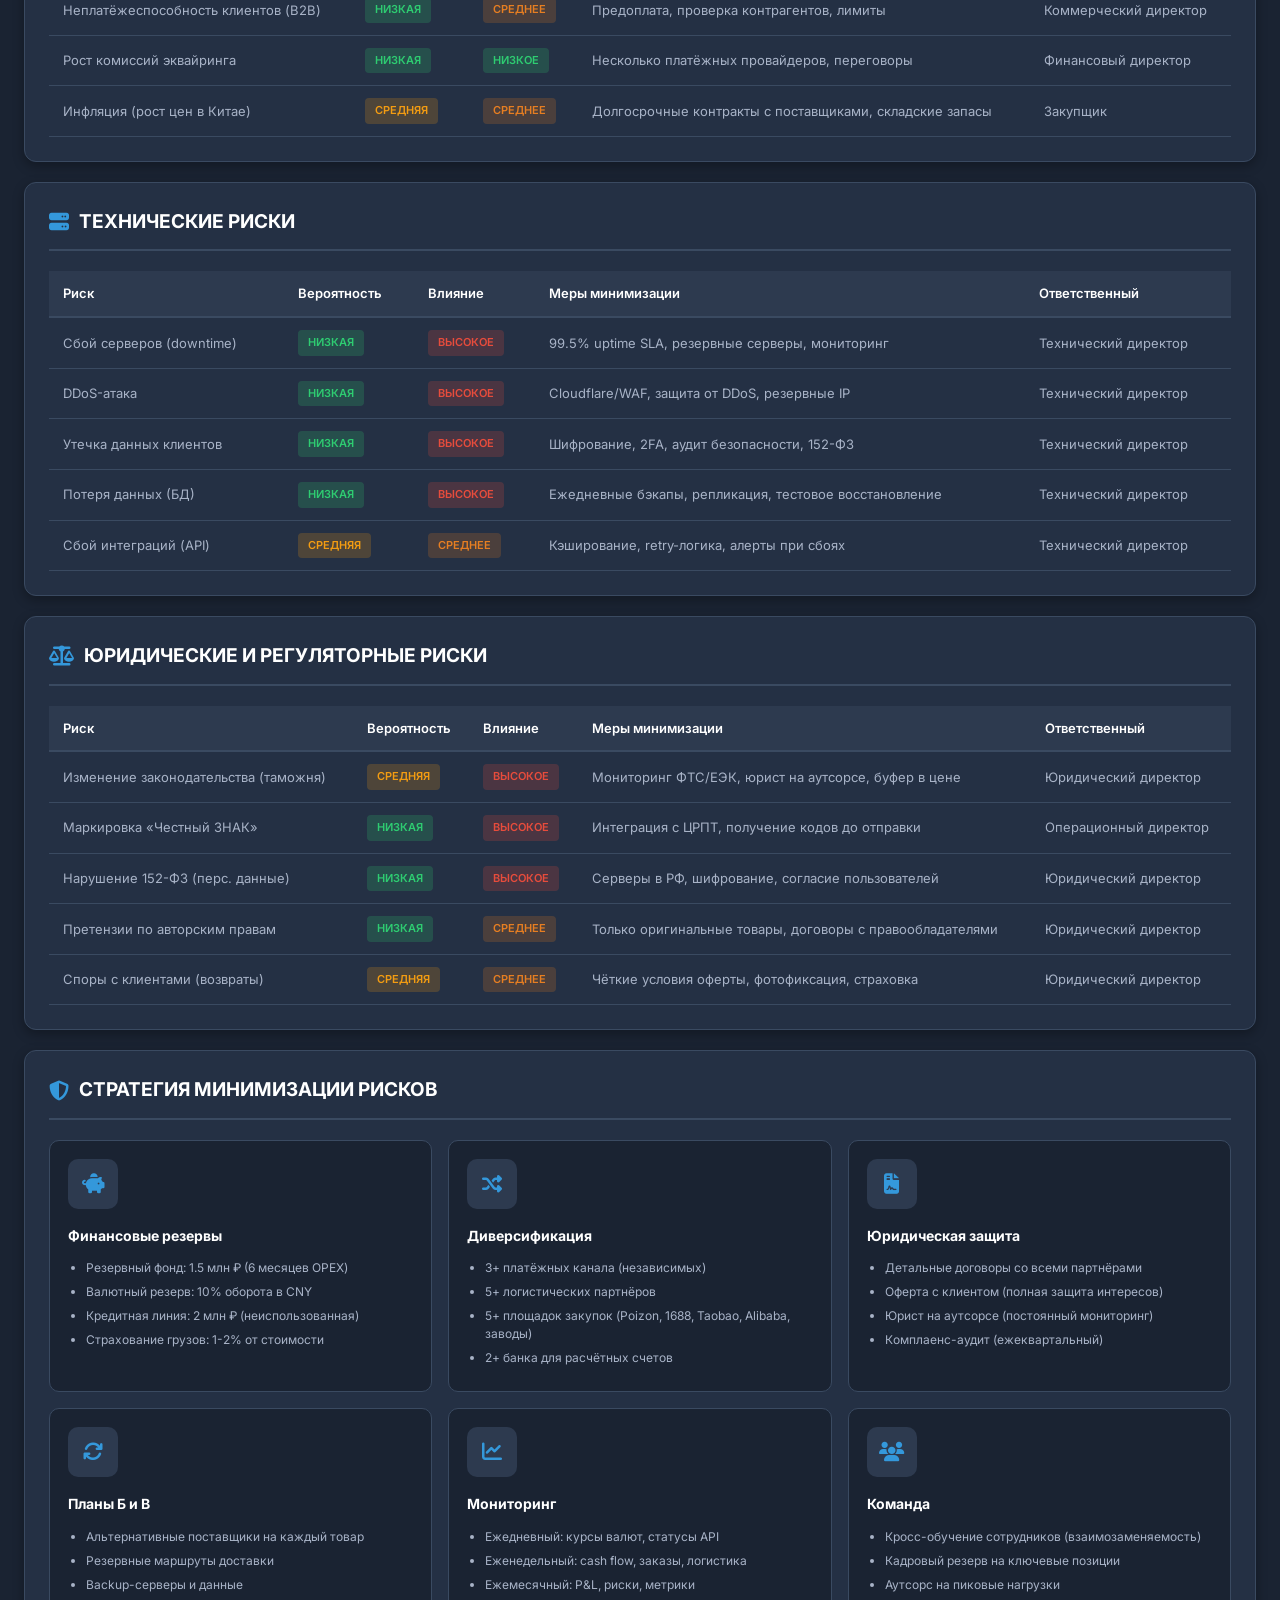
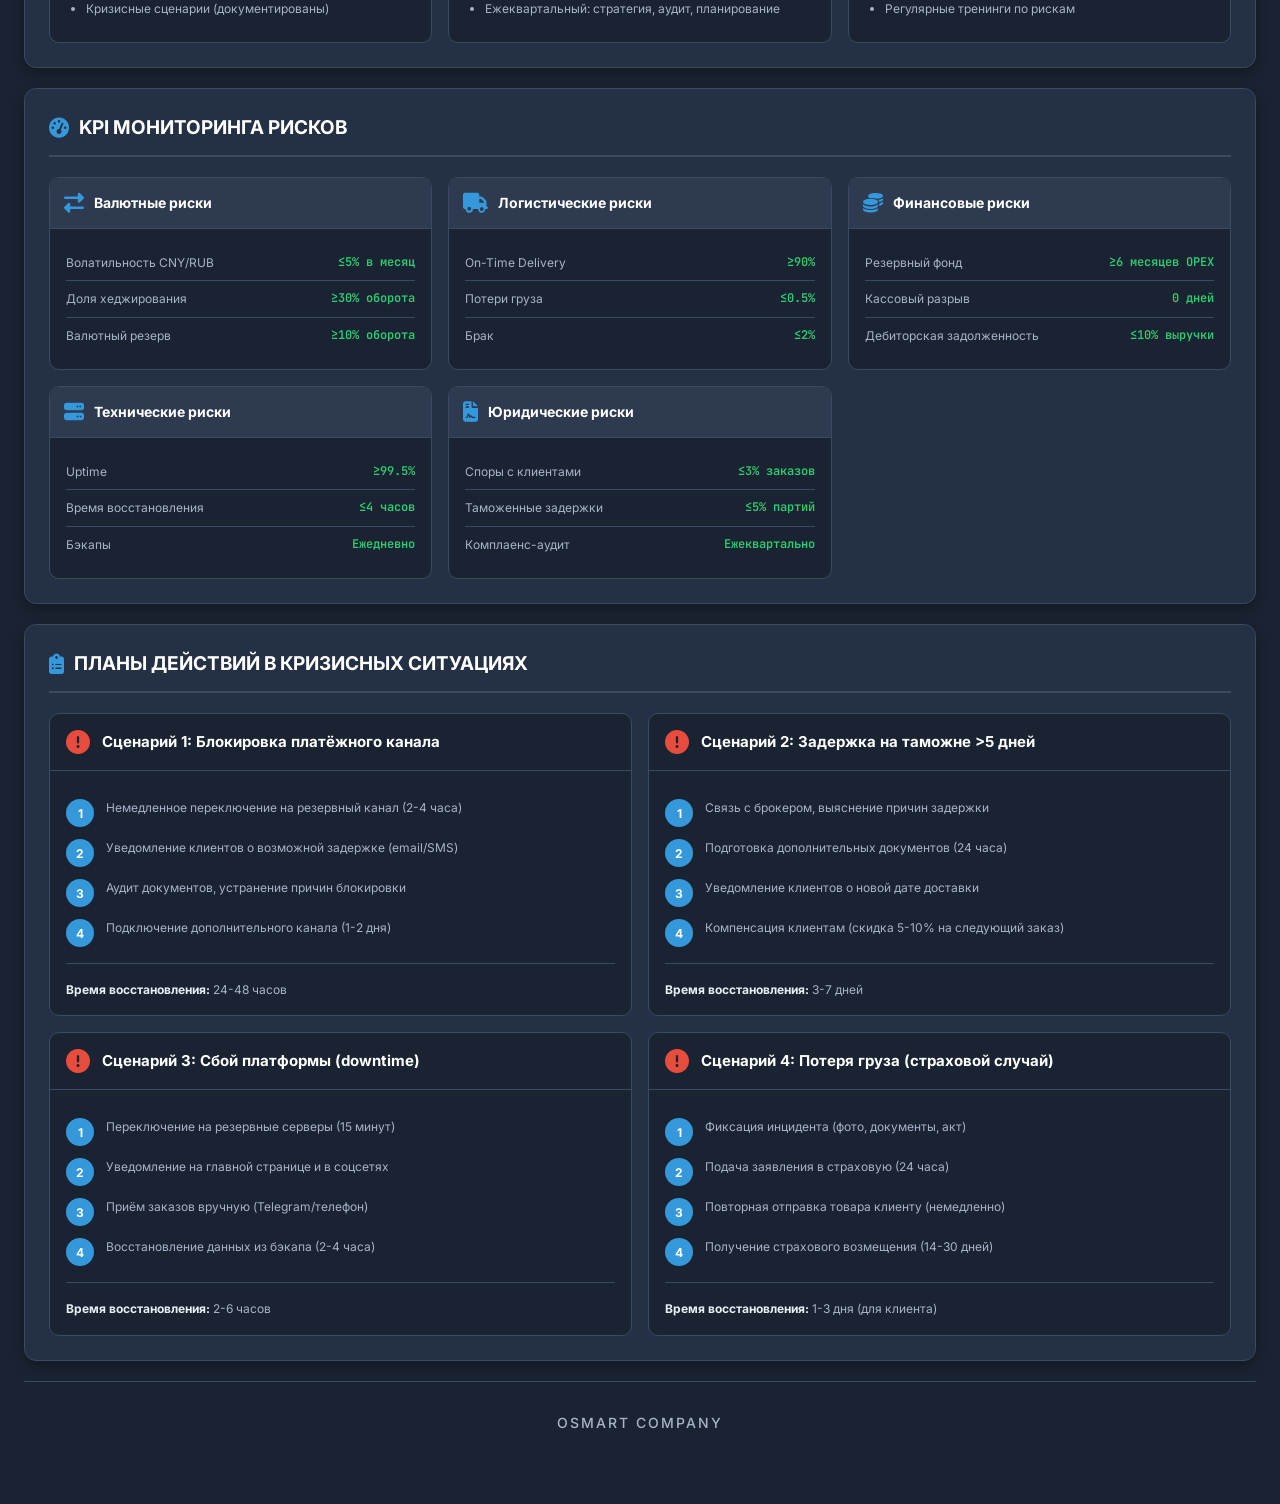
<file: Risks.html>
<!DOCTYPE html>
<html lang="ru">
<head>
    <meta charset="UTF-8">
    <meta name="viewport" content="width=device-width, initial-scale=1.0, maximum-scale=1.0, user-scalable=no">
    <title>Sakha-China · Риски и минимизация</title>
    <link href="https://fonts.googleapis.com/css2?family=Inter:wght@400;500;600;700;800&family=JetBrains+Mono:wght@400;500;700&display=swap" rel="stylesheet">
    <link rel="stylesheet" href="https://cdnjs.cloudflare.com/ajax/libs/font-awesome/6.4.0/css/all.min.css">
    <link rel="stylesheet" href="Risks.css">
</head>
<body>

<!-- HEADER -->
<header class="header">
    <div class="header-left">
        <div class="logo">SAKHA<span>-CHINA</span></div>
        <div class="subtitle">Проект A2V1</div>
    </div>
    <nav class="header-nav">
        <a href="Business.html">📊 Бизнес-модель</a>
        <a href="Operations.html">⚙️ Операции</a>
        <a href="Platform.html">📱 Платформа</a>
        <a href="Risks.html" class="active">⚠️ Риски</a>
        <a href="Calculator.html">🧮 Калькулятор</a>
        <a href="Roadmap.html">🗓️ Дорожная карта</a>
    </nav>
</header>

<!-- MAIN CONTENT -->
<main class="main-content">

    <!-- Section 1: Risk Overview -->
    <section class="section">
        <h2 class="section-title"><i class="fas fa-exclamation-triangle"></i> УПРАВЛЕНИЕ РИСКАМИ</h2>
        
        <div class="card highlight-card">
            <p class="essence-text">
                <strong class="text-blue">Комплексная система управления рисками:</strong> идентификация, оценка, мониторинг и минимизация всех категорий рисков. 
                Проактивный подход: предотвращение проблем до их возникновения. Резервные фонды и планы действий на случай кризисных ситуаций.
            </p>
        </div>

        <div class="risk-stats">
            <div class="risk-stat">
                <div class="risk-stat-value">45</div>
                <div class="risk-stat-label">Идентифицированных рисков</div>
            </div>
            <div class="risk-stat">
                <div class="risk-stat-value">12</div>
                <div class="risk-stat-label">Критических рисков</div>
            </div>
            <div class="risk-stat">
                <div class="risk-stat-value">100%</div>
                <div class="risk-stat-label">Рисков с планом минимизации</div>
            </div>
            <div class="risk-stat">
                <div class="risk-stat-value">24/7</div>
                <div class="risk-stat-label">Мониторинг ключевых показателей</div>
            </div>
        </div>
    </section>

    <!-- Section 2: Risk Matrix -->
    <section class="section">
        <h2 class="section-title"><i class="fas fa-grid-2"></i> МАТРИЦА РИСКОВ</h2>
        
        <div class="risk-matrix-container">
            <div class="risk-matrix">
                <div class="matrix-header">
                    <div class="matrix-axis vertical">
                        <span>Влияние</span>
                    </div>
                    <div class="matrix-grid">
                        <div class="matrix-cell critical" data-risk="Высокое влияние, Высокая вероятность">
                            <div class="cell-label">Критические</div>
                            <div class="cell-count">12 рисков</div>
                        </div>
                        <div class="matrix-cell high" data-risk="Высокое влияние, Средняя вероятность">
                            <div class="cell-label">Высокие</div>
                            <div class="cell-count">15 рисков</div>
                        </div>
                        <div class="matrix-cell medium" data-risk="Высокое влияние, Низкая вероятность">
                            <div class="cell-label">Средние</div>
                            <div class="cell-count">10 рисков</div>
                        </div>
                        <div class="matrix-cell low" data-risk="Низкое влияние, Высокая вероятность">
                            <div class="cell-label">Низкие</div>
                            <div class="cell-count">8 рисков</div>
                        </div>
                    </div>
                    <div class="matrix-axis horizontal">
                        <span>Вероятность →</span>
                    </div>
                </div>
            </div>

            <div class="risk-legend">
                <h4>Уровни рисков</h4>
                <div class="legend-item">
                    <span class="legend-color critical"></span>
                    <span>Критические (требуют немедленного действия)</span>
                </div>
                <div class="legend-item">
                    <span class="legend-color high"></span>
                    <span>Высокие (приоритетное внимание)</span>
                </div>
                <div class="legend-item">
                    <span class="legend-color medium"></span>
                    <span>Средние (плановая минимизация)</span>
                </div>
                <div class="legend-item">
                    <span class="legend-color low"></span>
                    <span>Низкие (мониторинг)</span>
                </div>
            </div>
        </div>
    </section>

    <!-- Section 3: Critical Risks -->
    <section class="section">
        <h2 class="section-title"><i class="fas fa-radiation"></i> КРИТИЧЕСКИЕ РИСКИ (12)</h2>
        
        <div class="critical-risks-grid">
            
            <div class="critical-risk-card">
                <div class="risk-header critical">
                    <i class="fas fa-exchange-alt"></i>
                    <h4>Валютные риски (CNY/RUB)</h4>
                    <span class="risk-badge critical">Критический</span>
                </div>
                <div class="risk-body">
                    <div class="risk-detail">
                        <strong>Описание:</strong> Колебание курса юаня к рублю на 10% изменяет себестоимость на 1000-1500 ₽ на заказ.
                    </div>
                    <div class="risk-detail">
                        <strong>Вероятность:</strong> <span class="probability high">Высокая (80%)</span>
                    </div>
                    <div class="risk-detail">
                        <strong>Влияние:</strong> <span class="impact critical">Критическое (потеря маржи 5-8 п.п.)</span>
                    </div>
                    <div class="risk-mitigation">
                        <strong>Меры минимизации:</strong>
                        <ul>
                            <li>Фиксация курса в момент оплаты клиентом</li>
                            <li>Валютный буфер +2-3% в цене товара</li>
                            <li>Хеджирование через форвардные контракты (при объёме >500 заказов/мес)</li>
                            <li>Диверсификация: несколько платёжных каналов</li>
                            <li>Резервный фонд в CNY (10% от оборота)</li>
                        </ul>
                    </div>
                    <div class="risk-owner">
                        <strong>Ответственный:</strong> Финансовый директор
                    </div>
                    <div class="risk-monitoring">
                        <strong>Мониторинг:</strong> Ежедневный мониторинг курса ЦБ + отслеживание волатильности
                    </div>
                </div>
            </div>

            <div class="critical-risk-card">
                <div class="risk-header critical">
                    <i class="fas fa-shield-alt"></i>
                    <h4>Блокировка платёжных каналов</h4>
                    <span class="risk-badge critical">Критический</span>
                </div>
                <div class="risk-body">
                    <div class="risk-detail">
                        <strong>Описание:</strong> Блокировка платёжного агента или банка по 115-ФЗ, невозможность конвертации RUB→CNY.
                    </div>
                    <div class="risk-detail">
                        <strong>Вероятность:</strong> <span class="probability medium">Средняя (40%)</span>
                    </div>
                    <div class="risk-detail">
                        <strong>Влияние:</strong> <span class="impact critical">Критическое (остановка всех операций)</span>
                    </div>
                    <div class="risk-mitigation">
                        <strong>Меры минимизации:</strong>
                        <ul>
                            <li>Минимум 3 независимых платёжных канала</li>
                            <li>Регулярный комплаенс-аудит документов</li>
                            <li>Прозрачная финансовая отчётность</li>
                            <li>Резервный счёт в другом банке</li>
                            <li>Альтернативные схемы (через Казахстан/Киргизию)</li>
                        </ul>
                    </div>
                    <div class="risk-owner">
                        <strong>Ответственный:</strong> Финансовый директор
                    </div>
                    <div class="risk-monitoring">
                        <strong>Мониторинг:</strong> Еженедельная проверка статусов всех каналов
                    </div>
                </div>
            </div>

            <div class="critical-risk-card">
                <div class="risk-header critical">
                    <i class="fas fa-file-contract"></i>
                    <h4>Таможенные риски (КТС)</h4>
                    <span class="risk-badge critical">Критический</span>
                </div>
                <div class="risk-body">
                    <div class="risk-detail">
                        <strong>Описание:</strong> Корректировка таможенной стоимости таможней, доначисление пошлин и НДС, штрафы 50-200%.
                    </div>
                    <div class="risk-detail">
                        <strong>Вероятность:</strong> <span class="probability medium">Средняя (35%)</span>
                    </div>
                    <div class="risk-detail">
                        <strong>Влияние:</strong> <span class="impact critical">Критическое (штрафы до 500 000 ₽ + задержки)</span>
                    </div>
                    <div class="risk-mitigation">
                        <strong>Меры минимизации:</strong>
                        <ul>
                            <li>Декларирование по реальной стоимости</li>
                            <li>Подготовка обоснования цены (скриншоты Poizon, история)</li>
                            <li>Работа с опытным таможенным брокером</li>
                            <li>Правильная классификация ТН ВЭД</li>
                            <li>Резерв на возможные доначисления (5% от стоимости)</li>
                        </ul>
                    </div>
                    <div class="risk-owner">
                        <strong>Ответственный:</strong> Логистический директор
                    </div>
                    <div class="risk-monitoring">
                        <strong>Мониторинг:</strong> Анализ каждой ДТ, отслеживание изменений в законодательстве
                    </div>
                </div>
            </div>

            <div class="critical-risk-card">
                <div class="risk-header critical">
                    <i class="fas fa-plug"></i>
                    <h4>Потеря доступа к API Poizon</h4>
                    <span class="risk-badge critical">Критический</span>
                </div>
                <div class="risk-body">
                    <div class="risk-detail">
                        <strong>Описание:</strong> Блокировка API-ключей, изменение условий партнёрства, расторжение договора.
                    </div>
                    <div class="risk-detail">
                        <strong>Вероятность:</strong> <span class="probability low">Низкая (15%)</span>
                    </div>
                    <div class="risk-detail">
                        <strong>Влияние:</strong> <span class="impact critical">Критическое (потеря основного канала закупок)</span>
                    </div>
                    <div class="risk-mitigation">
                        <strong>Меры минимизации:</strong>
                        <ul>
                            <li>Соблюдение всех условий договора Poizon</li>
                            <li>План Б: агрегаторы-посредники (Nice Goods, GetNan)</li>
                            <li>Диверсификация: 1688, Taobao, Alibaba</li>
                            <li>Прямые контракты с заводами (для ключевых товаров)</li>
                            <li>Резерв: кэш популярных товаров на складе</li>
                        </ul>
                    </div>
                    <div class="risk-owner">
                        <strong>Ответственный:</strong> Технический директор
                    </div>
                    <div class="risk-monitoring">
                        <strong>Мониторинг:</strong> Ежедневная проверка статуса API, мониторинг изменений в документации
                    </div>
                </div>
            </div>

            <div class="critical-risk-card">
                <div class="risk-header critical">
                    <i class="fas fa-truck"></i>
                    <h4>Потеря/повреждение груза</h4>
                    <span class="risk-badge critical">Критический</span>
                </div>
                <div class="risk-body">
                    <div class="risk-detail">
                        <strong>Описание:</strong> Утрата товара при транспортировке, повреждение, кража.
                    </div>
                    <div class="risk-detail">
                        <strong>Вероятность:</strong> <span class="probability low">Низкая (5%)</span>
                    </div>
                    <div class="risk-detail">
                        <strong>Влияние:</strong> <span class="impact critical">Критическое (потеря товара + репутация)</span>
                    </div>
                    <div class="risk-mitigation">
                        <strong>Меры минимизации:</strong>
                        <ul>
                            <li>Страхование груза (1-2% от стоимости)</li>
                            <li>Фотофиксация на всех этапах</li>
                            <li>Надёжная упаковка (стрейч, коробки, пломбы)</li>
                            <li>Трекинг в реальном времени</li>
                            <li>Договоры с перевозчиками с полной ответственностью</li>
                        </ul>
                    </div>
                    <div class="risk-owner">
                        <strong>Ответственный:</strong> Логистический директор
                    </div>
                    <div class="risk-monitoring">
                        <strong>Мониторинг:</strong> Трекинг каждого заказа, проверка статуса каждые 24 часа
                    </div>
                </div>
            </div>

            <div class="critical-risk-card">
                <div class="risk-header critical">
                    <i class="fas fa-coins"></i>
                    <h4>Кассовый разрыв</h4>
                    <span class="risk-badge critical">Критический</span>
                </div>
                <div class="risk-body">
                    <div class="risk-detail">
                        <strong>Описание:</strong> Нехватка оборотных средств для оплаты таможни (НДС + пошлина) до получения денег от клиентов.
                    </div>
                    <div class="risk-detail">
                        <strong>Вероятность:</strong> <span class="probability medium">Средняя (50%)</span>
                    </div>
                    <div class="risk-detail">
                        <strong>Влияние:</strong> <span class="impact critical">Критическое (простой товара на СВХ, штрафы)</span>
                    </div>
                    <div class="risk-mitigation">
                        <strong>Меры минимизации:</strong>
                        <ul>
                            <li>Резервный фонд: 1-1.5 млн ₽ (6 месяцев OPEX)</li>
                            <li>Предоплата 100% от клиентов</li>
                            <li>Кредитная линия на пополнение оборотки</li>
                            <li>Факторинг для B2B-клиентов</li>
                            <li>Консервативный прогноз cash flow (еженедельный)</li>
                        </ul>
                    </div>
                    <div class="risk-owner">
                        <strong>Ответственный:</strong> Финансовый директор
                    </div>
                    <div class="risk-monitoring">
                        <strong>Мониторинг:</strong> Еженедельный отчёт о движении денежных средств, прогноз на 4 недели
                    </div>
                </div>
            </div>

        </div>
    </section>

    <!-- Section 4: Operational Risks -->
    <section class="section">
        <h2 class="section-title"><i class="fas fa-cogs"></i> ОПЕРАЦИОННЫЕ РИСКИ</h2>
        
        <div class="risks-table">
            <table>
                <thead>
                    <tr>
                        <th>Риск</th>
                        <th>Вероятность</th>
                        <th>Влияние</th>
                        <th>Меры минимизации</th>
                        <th>Ответственный</th>
                    </tr>
                </thead>
                <tbody>
                    <tr>
                        <td>Задержки на таможне</td>
                        <td><span class="badge yellow">Средняя</span></td>
                        <td><span class="badge red">Высокое</span></td>
                        <td>Работа с проверенным брокером, правильные документы</td>
                        <td>Логистический директор</td>
                    </tr>
                    <tr>
                        <td>Ошибки в комплектации</td>
                        <td><span class="badge yellow">Средняя</span></td>
                        <td><span class="badge orange">Среднее</span></td>
                        <td>Двойная проверка на складе, фотофиксация</td>
                        <td>Заведующий складом</td>
                    </tr>
                    <tr>
                        <td>Срыв сроков доставки</td>
                        <td><span class="badge yellow">Средняя</span></td>
                        <td><span class="badge orange">Среднее</span></td>
                        <td>Резерв +3-5 дней в прогнозе, несколько перевозчиков</td>
                        <td>Логистический директор</td>
                    </tr>
                    <tr>
                        <td>Недостача персонала</td>
                        <td><span class="badge green">Низкая</span></td>
                        <td><span class="badge orange">Среднее</span></td>
                        <td>Кадровый резерв, аутсорс на пиковые нагрузки</td>
                        <td>HR-директор</td>
                    </tr>
                    <tr>
                        <td>Сбой в работе склада</td>
                        <td><span class="badge green">Низкая</span></td>
                        <td><span class="badge red">Высокое</span></td>
                        <td>Резервный склад, договор с партнёром на подмену</td>
                        <td>Операционный директор</td>
                    </tr>
                    <tr>
                        <td>Потеря данных клиентов</td>
                        <td><span class="badge green">Низкая</span></td>
                        <td><span class="badge red">Высокое</span></td>
                        <td>Ежедневное резервное копирование, шифрование</td>
                        <td>Технический директор</td>
                    </tr>
                </tbody>
            </table>
        </div>
    </section>

    <!-- Section 5: Financial Risks -->
    <section class="section">
        <h2 class="section-title"><i class="fas fa-chart-line"></i> ФИНАНСОВЫЕ РИСКИ</h2>
        
        <div class="risks-table">
            <table>
                <thead>
                    <tr>
                        <th>Риск</th>
                        <th>Вероятность</th>
                        <th>Влияние</th>
                        <th>Меры минимизации</th>
                        <th>Ответственный</th>
                    </tr>
                </thead>
                <tbody>
                    <tr>
                        <td>Рост таможенных ставок</td>
                        <td><span class="badge yellow">Средняя</span></td>
                        <td><span class="badge red">Высокое</span></td>
                        <td>Мониторинг законодательства, буфер 5% в цене</td>
                        <td>Финансовый директор</td>
                    </tr>
                    <tr>
                        <td>Блокировка счетов (115-ФЗ)</td>
                        <td><span class="badge yellow">Средняя</span></td>
                        <td><span class="badge red">Высокое</span></td>
                        <td>Прозрачная отчётность, несколько банков</td>
                        <td>Финансовый директор</td>
                    </tr>
                    <tr>
                        <td>Неплатёжеспособность клиентов (B2B)</td>
                        <td><span class="badge green">Низкая</span></td>
                        <td><span class="badge orange">Среднее</span></td>
                        <td>Предоплата, проверка контрагентов, лимиты</td>
                        <td>Коммерческий директор</td>
                    </tr>
                    <tr>
                        <td>Рост комиссий эквайринга</td>
                        <td><span class="badge green">Низкая</span></td>
                        <td><span class="badge green">Низкое</span></td>
                        <td>Несколько платёжных провайдеров, переговоры</td>
                        <td>Финансовый директор</td>
                    </tr>
                    <tr>
                        <td>Инфляция (рост цен в Китае)</td>
                        <td><span class="badge yellow">Средняя</span></td>
                        <td><span class="badge orange">Среднее</span></td>
                        <td>Долгосрочные контракты с поставщиками, складские запасы</td>
                        <td>Закупщик</td>
                    </tr>
                </tbody>
            </table>
        </div>
    </section>

    <!-- Section 6: Technical Risks -->
    <section class="section">
        <h2 class="section-title"><i class="fas fa-server"></i> ТЕХНИЧЕСКИЕ РИСКИ</h2>
        
        <div class="risks-table">
            <table>
                <thead>
                    <tr>
                        <th>Риск</th>
                        <th>Вероятность</th>
                        <th>Влияние</th>
                        <th>Меры минимизации</th>
                        <th>Ответственный</th>
                    </tr>
                </thead>
                <tbody>
                    <tr>
                        <td>Сбой серверов (downtime)</td>
                        <td><span class="badge green">Низкая</span></td>
                        <td><span class="badge red">Высокое</span></td>
                        <td>99.5% uptime SLA, резервные серверы, мониторинг</td>
                        <td>Технический директор</td>
                    </tr>
                    <tr>
                        <td>DDoS-атака</td>
                        <td><span class="badge green">Низкая</span></td>
                        <td><span class="badge red">Высокое</span></td>
                        <td>Cloudflare/WAF, защита от DDoS, резервные IP</td>
                        <td>Технический директор</td>
                    </tr>
                    <tr>
                        <td>Утечка данных клиентов</td>
                        <td><span class="badge green">Низкая</span></td>
                        <td><span class="badge red">Высокое</span></td>
                        <td>Шифрование, 2FA, аудит безопасности, 152-ФЗ</td>
                        <td>Технический директор</td>
                    </tr>
                    <tr>
                        <td>Потеря данных (БД)</td>
                        <td><span class="badge green">Низкая</span></td>
                        <td><span class="badge red">Высокое</span></td>
                        <td>Ежедневные бэкапы, репликация, тестовое восстановление</td>
                        <td>Технический директор</td>
                    </tr>
                    <tr>
                        <td>Сбой интеграций (API)</td>
                        <td><span class="badge yellow">Средняя</span></td>
                        <td><span class="badge orange">Среднее</span></td>
                        <td>Кэширование, retry-логика, алерты при сбоях</td>
                        <td>Технический директор</td>
                    </tr>
                </tbody>
            </table>
        </div>
    </section>

    <!-- Section 7: Legal & Regulatory Risks -->
    <section class="section">
        <h2 class="section-title"><i class="fas fa-balance-scale"></i> ЮРИДИЧЕСКИЕ И РЕГУЛЯТОРНЫЕ РИСКИ</h2>
        
        <div class="risks-table">
            <table>
                <thead>
                    <tr>
                        <th>Риск</th>
                        <th>Вероятность</th>
                        <th>Влияние</th>
                        <th>Меры минимизации</th>
                        <th>Ответственный</th>
                    </tr>
                </thead>
                <tbody>
                    <tr>
                        <td>Изменение законодательства (таможня)</td>
                        <td><span class="badge yellow">Средняя</span></td>
                        <td><span class="badge red">Высокое</span></td>
                        <td>Мониторинг ФТС/ЕЭК, юрист на аутсорсе, буфер в цене</td>
                        <td>Юридический директор</td>
                    </tr>
                    <tr>
                        <td>Маркировка «Честный ЗНАК»</td>
                        <td><span class="badge green">Низкая</span></td>
                        <td><span class="badge red">Высокое</span></td>
                        <td>Интеграция с ЦРПТ, получение кодов до отправки</td>
                        <td>Операционный директор</td>
                    </tr>
                    <tr>
                        <td>Нарушение 152-ФЗ (перс. данные)</td>
                        <td><span class="badge green">Низкая</span></td>
                        <td><span class="badge red">Высокое</span></td>
                        <td>Серверы в РФ, шифрование, согласие пользователей</td>
                        <td>Юридический директор</td>
                    </tr>
                    <tr>
                        <td>Претензии по авторским правам</td>
                        <td><span class="badge green">Низкая</span></td>
                        <td><span class="badge orange">Среднее</span></td>
                        <td>Только оригинальные товары, договоры с правообладателями</td>
                        <td>Юридический директор</td>
                    </tr>
                    <tr>
                        <td>Споры с клиентами (возвраты)</td>
                        <td><span class="badge yellow">Средняя</span></td>
                        <td><span class="badge orange">Среднее</span></td>
                        <td>Чёткие условия оферты, фотофиксация, страховка</td>
                        <td>Юридический директор</td>
                    </tr>
                </tbody>
            </table>
        </div>
    </section>

    <!-- Section 8: Risk Mitigation Strategy -->
    <section class="section">
        <h2 class="section-title"><i class="fas fa-shield-alt"></i> СТРАТЕГИЯ МИНИМИЗАЦИИ РИСКОВ</h2>
        
        <div class="mitigation-grid">
            
            <div class="mitigation-card">
                <div class="mitigation-icon"><i class="fas fa-piggy-bank"></i></div>
                <h4>Финансовые резервы</h4>
                <ul>
                    <li>Резервный фонд: 1.5 млн ₽ (6 месяцев OPEX)</li>
                    <li>Валютный резерв: 10% оборота в CNY</li>
                    <li>Кредитная линия: 2 млн ₽ (неиспользованная)</li>
                    <li>Страхование грузов: 1-2% от стоимости</li>
                </ul>
            </div>

            <div class="mitigation-card">
                <div class="mitigation-icon"><i class="fas fa-random"></i></div>
                <h4>Диверсификация</h4>
                <ul>
                    <li>3+ платёжных канала (независимых)</li>
                    <li>5+ логистических партнёров</li>
                    <li>5+ площадок закупок (Poizon, 1688, Taobao, Alibaba, заводы)</li>
                    <li>2+ банка для расчётных счетов</li>
                </ul>
            </div>

            <div class="mitigation-card">
                <div class="mitigation-icon"><i class="fas fa-file-contract"></i></div>
                <h4>Юридическая защита</h4>
                <ul>
                    <li>Детальные договоры со всеми партнёрами</li>
                    <li>Оферта с клиентом (полная защита интересов)</li>
                    <li>Юрист на аутсорсе (постоянный мониторинг)</li>
                    <li>Комплаенс-аудит (ежеквартальный)</li>
                </ul>
            </div>

            <div class="mitigation-card">
                <div class="mitigation-icon"><i class="fas fa-sync"></i></div>
                <h4>Планы Б и В</h4>
                <ul>
                    <li>Альтернативные поставщики на каждый товар</li>
                    <li>Резервные маршруты доставки</li>
                    <li>Backup-серверы и данные</li>
                    <li>Кризисные сценарии (документированы)</li>
                </ul>
            </div>

            <div class="mitigation-card">
                <div class="mitigation-icon"><i class="fas fa-chart-line"></i></div>
                <h4>Мониторинг</h4>
                <ul>
                    <li>Ежедневный: курсы валют, статусы API</li>
                    <li>Еженедельный: cash flow, заказы, логистика</li>
                    <li>Ежемесячный: P&L, риски, метрики</li>
                    <li>Ежеквартальный: стратегия, аудит, планирование</li>
                </ul>
            </div>

            <div class="mitigation-card">
                <div class="mitigation-icon"><i class="fas fa-users"></i></div>
                <h4>Команда</h4>
                <ul>
                    <li>Кросс-обучение сотрудников (взаимозаменяемость)</li>
                    <li>Кадровый резерв на ключевые позиции</li>
                    <li>Аутсорс на пиковые нагрузки</li>
                    <li>Регулярные тренинги по рискам</li>
                </ul>
            </div>

        </div>
    </section>

    <!-- Section 9: Risk Monitoring KPIs -->
    <section class="section">
        <h2 class="section-title"><i class="fas fa-tachometer-alt"></i> KPI МОНИТОРИНГА РИСКОВ</h2>
        
        <div class="kpi-grid">
            
            <div class="kpi-card">
                <div class="kpi-header">
                    <i class="fas fa-exchange-alt"></i>
                    <h4>Валютные риски</h4>
                </div>
                <div class="kpi-body">
                    <div class="kpi-item">
                        <span class="kpi-label">Волатильность CNY/RUB</span>
                        <span class="kpi-value">≤5% в месяц</span>
                    </div>
                    <div class="kpi-item">
                        <span class="kpi-label">Доля хеджирования</span>
                        <span class="kpi-value">≥30% оборота</span>
                    </div>
                    <div class="kpi-item">
                        <span class="kpi-label">Валютный резерв</span>
                        <span class="kpi-value">≥10% оборота</span>
                    </div>
                </div>
            </div>

            <div class="kpi-card">
                <div class="kpi-header">
                    <i class="fas fa-truck"></i>
                    <h4>Логистические риски</h4>
                </div>
                <div class="kpi-body">
                    <div class="kpi-item">
                        <span class="kpi-label">On-Time Delivery</span>
                        <span class="kpi-value">≥90%</span>
                    </div>
                    <div class="kpi-item">
                        <span class="kpi-label">Потери груза</span>
                        <span class="kpi-value">≤0.5%</span>
                    </div>
                    <div class="kpi-item">
                        <span class="kpi-label">Брак</span>
                        <span class="kpi-value">≤2%</span>
                    </div>
                </div>
            </div>

            <div class="kpi-card">
                <div class="kpi-header">
                    <i class="fas fa-coins"></i>
                    <h4>Финансовые риски</h4>
                </div>
                <div class="kpi-body">
                    <div class="kpi-item">
                        <span class="kpi-label">Резервный фонд</span>
                        <span class="kpi-value">≥6 месяцев OPEX</span>
                    </div>
                    <div class="kpi-item">
                        <span class="kpi-label">Кассовый разрыв</span>
                        <span class="kpi-value">0 дней</span>
                    </div>
                    <div class="kpi-item">
                        <span class="kpi-label">Дебиторская задолженность</span>
                        <span class="kpi-value">≤10% выручки</span>
                    </div>
                </div>
            </div>

            <div class="kpi-card">
                <div class="kpi-header">
                    <i class="fas fa-server"></i>
                    <h4>Технические риски</h4>
                </div>
                <div class="kpi-body">
                    <div class="kpi-item">
                        <span class="kpi-label">Uptime</span>
                        <span class="kpi-value">≥99.5%</span>
                    </div>
                    <div class="kpi-item">
                        <span class="kpi-label">Время восстановления</span>
                        <span class="kpi-value">≤4 часов</span>
                    </div>
                    <div class="kpi-item">
                        <span class="kpi-label">Бэкапы</span>
                        <span class="kpi-value">Ежедневно</span>
                    </div>
                </div>
            </div>

            <div class="kpi-card">
                <div class="kpi-header">
                    <i class="fas fa-file-contract"></i>
                    <h4>Юридические риски</h4>
                </div>
                <div class="kpi-body">
                    <div class="kpi-item">
                        <span class="kpi-label">Споры с клиентами</span>
                        <span class="kpi-value">≤3% заказов</span>
                    </div>
                    <div class="kpi-item">
                        <span class="kpi-label">Таможенные задержки</span>
                        <span class="kpi-value">≤5% партий</span>
                    </div>
                    <div class="kpi-item">
                        <span class="kpi-label">Комплаенс-аудит</span>
                        <span class="kpi-value">Ежеквартально</span>
                    </div>
                </div>
            </div>

        </div>
    </section>

    <!-- Section 10: Contingency Plans -->
    <section class="section">
        <h2 class="section-title"><i class="fas fa-clipboard-list"></i> ПЛАНЫ ДЕЙСТВИЙ В КРИЗИСНЫХ СИТУАЦИЯХ</h2>
        
        <div class="contingency-grid">
            
            <div class="contingency-card">
                <div class="contingency-header critical">
                    <i class="fas fa-exclamation-circle"></i>
                    <h4>Сценарий 1: Блокировка платёжного канала</h4>
                </div>
                <div class="contingency-body">
                    <div class="contingency-step">
                        <span class="step-num">1</span>
                        <p>Немедленное переключение на резервный канал (2-4 часа)</p>
                    </div>
                    <div class="contingency-step">
                        <span class="step-num">2</span>
                        <p>Уведомление клиентов о возможной задержке (email/SMS)</p>
                    </div>
                    <div class="contingency-step">
                        <span class="step-num">3</span>
                        <p>Аудит документов, устранение причин блокировки</p>
                    </div>
                    <div class="contingency-step">
                        <span class="step-num">4</span>
                        <p>Подключение дополнительного канала (1-2 дня)</p>
                    </div>
                    <div class="contingency-timeline">
                        <strong>Время восстановления:</strong> 24-48 часов
                    </div>
                </div>
            </div>

            <div class="contingency-card">
                <div class="contingency-header critical">
                    <i class="fas fa-exclamation-circle"></i>
                    <h4>Сценарий 2: Задержка на таможне >5 дней</h4>
                </div>
                <div class="contingency-body">
                    <div class="contingency-step">
                        <span class="step-num">1</span>
                        <p>Связь с брокером, выяснение причин задержки</p>
                    </div>
                    <div class="contingency-step">
                        <span class="step-num">2</span>
                        <p>Подготовка дополнительных документов (24 часа)</p>
                    </div>
                    <div class="contingency-step">
                        <span class="step-num">3</span>
                        <p>Уведомление клиентов о новой дате доставки</p>
                    </div>
                    <div class="contingency-step">
                        <span class="step-num">4</span>
                        <p>Компенсация клиентам (скидка 5-10% на следующий заказ)</p>
                    </div>
                    <div class="contingency-timeline">
                        <strong>Время восстановления:</strong> 3-7 дней
                    </div>
                </div>
            </div>

            <div class="contingency-card">
                <div class="contingency-header critical">
                    <i class="fas fa-exclamation-circle"></i>
                    <h4>Сценарий 3: Сбой платформы (downtime)</h4>
                </div>
                <div class="contingency-body">
                    <div class="contingency-step">
                        <span class="step-num">1</span>
                        <p>Переключение на резервные серверы (15 минут)</p>
                    </div>
                    <div class="contingency-step">
                        <span class="step-num">2</span>
                        <p>Уведомление на главной странице и в соцсетях</p>
                    </div>
                    <div class="contingency-step">
                        <span class="step-num">3</span>
                        <p>Приём заказов вручную (Telegram/телефон)</p>
                    </div>
                    <div class="contingency-step">
                        <span class="step-num">4</span>
                        <p>Восстановление данных из бэкапа (2-4 часа)</p>
                    </div>
                    <div class="contingency-timeline">
                        <strong>Время восстановления:</strong> 2-6 часов
                    </div>
                </div>
            </div>

            <div class="contingency-card">
                <div class="contingency-header critical">
                    <i class="fas fa-exclamation-circle"></i>
                    <h4>Сценарий 4: Потеря груза (страховой случай)</h4>
                </div>
                <div class="contingency-body">
                    <div class="contingency-step">
                        <span class="step-num">1</span>
                        <p>Фиксация инцидента (фото, документы, акт)</p>
                    </div>
                    <div class="contingency-step">
                        <span class="step-num">2</span>
                        <p>Подача заявления в страховую (24 часа)</p>
                    </div>
                    <div class="contingency-step">
                        <span class="step-num">3</span>
                        <p>Повторная отправка товара клиенту (немедленно)</p>
                    </div>
                    <div class="contingency-step">
                        <span class="step-num">4</span>
                        <p>Получение страхового возмещения (14-30 дней)</p>
                    </div>
                    <div class="contingency-timeline">
                        <strong>Время восстановления:</strong> 1-3 дня (для клиента)
                    </div>
                </div>
            </div>

        </div>
    </section>

    <!-- END MARK -->
    <div class="end-mark">
        <p>Osmart company</p>
    </div>

</main>

<script src="Risks.js"></script>
</body>
</html>
</file>
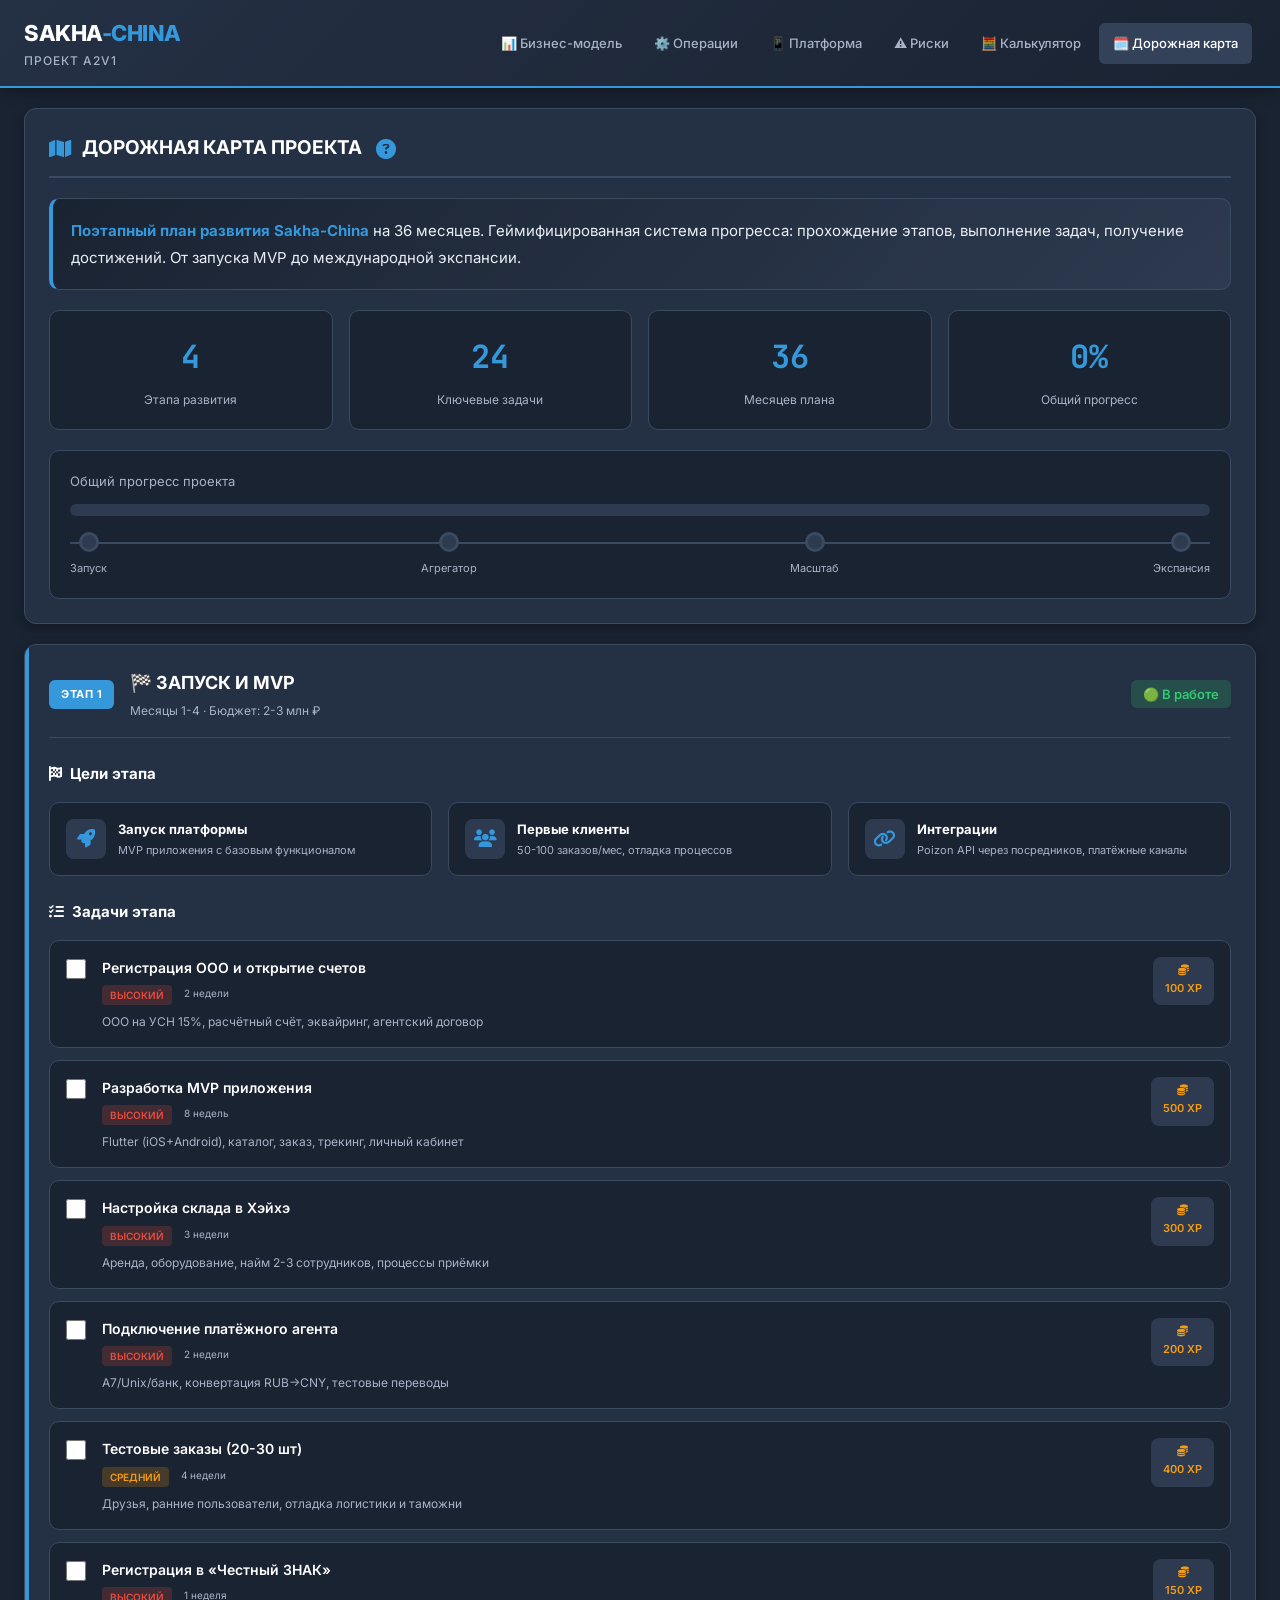
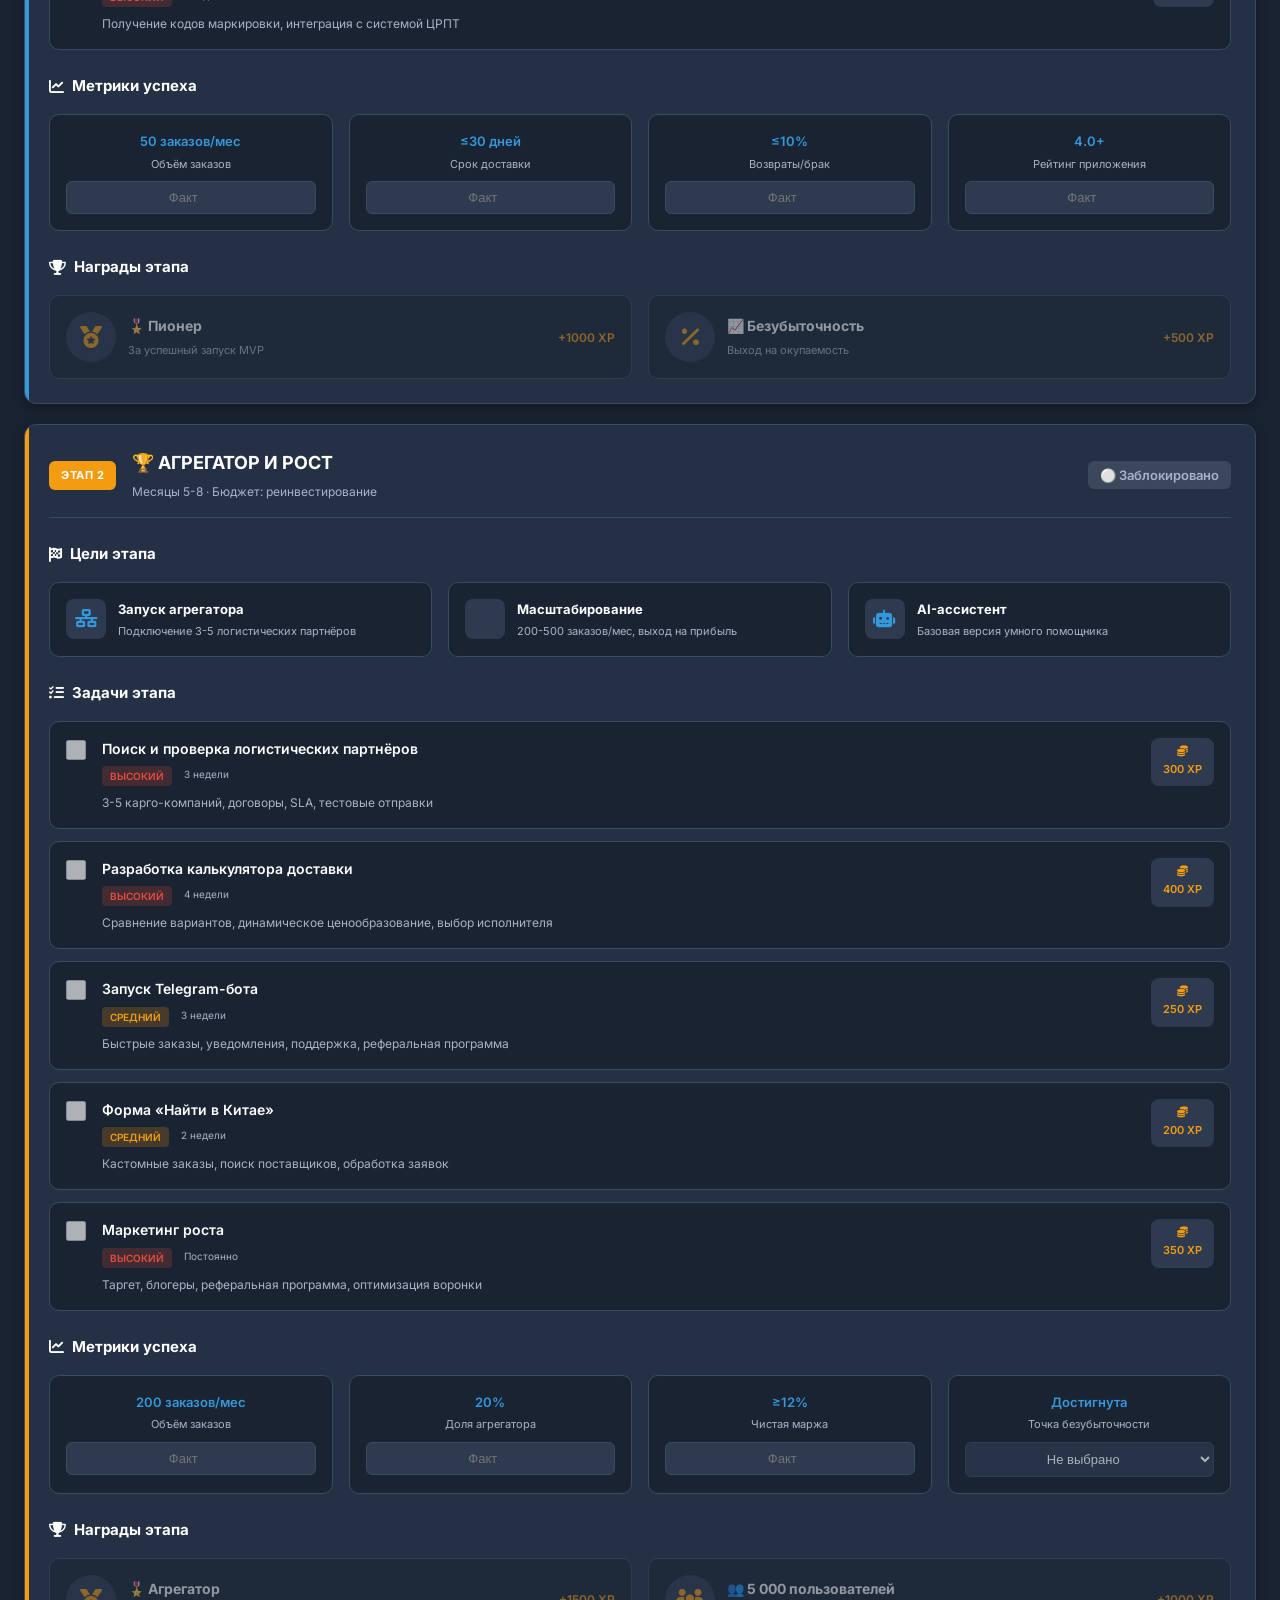
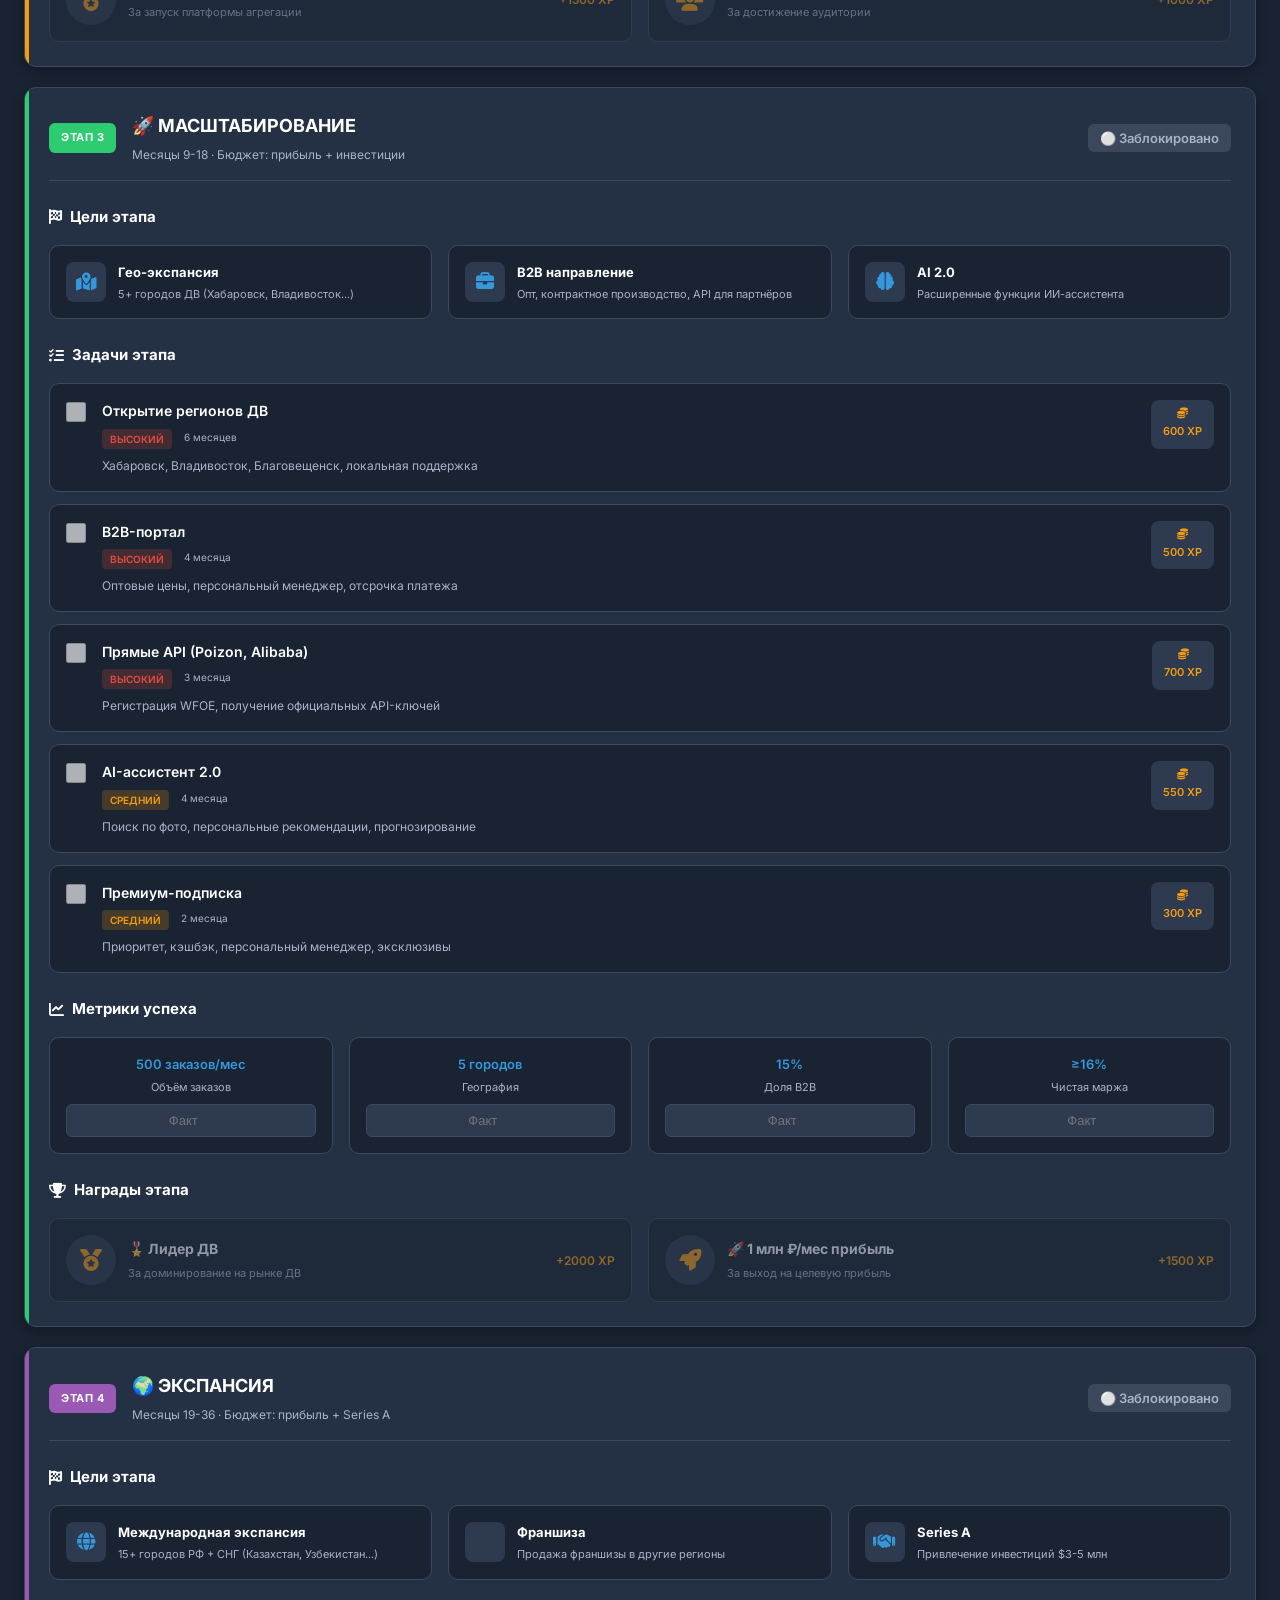
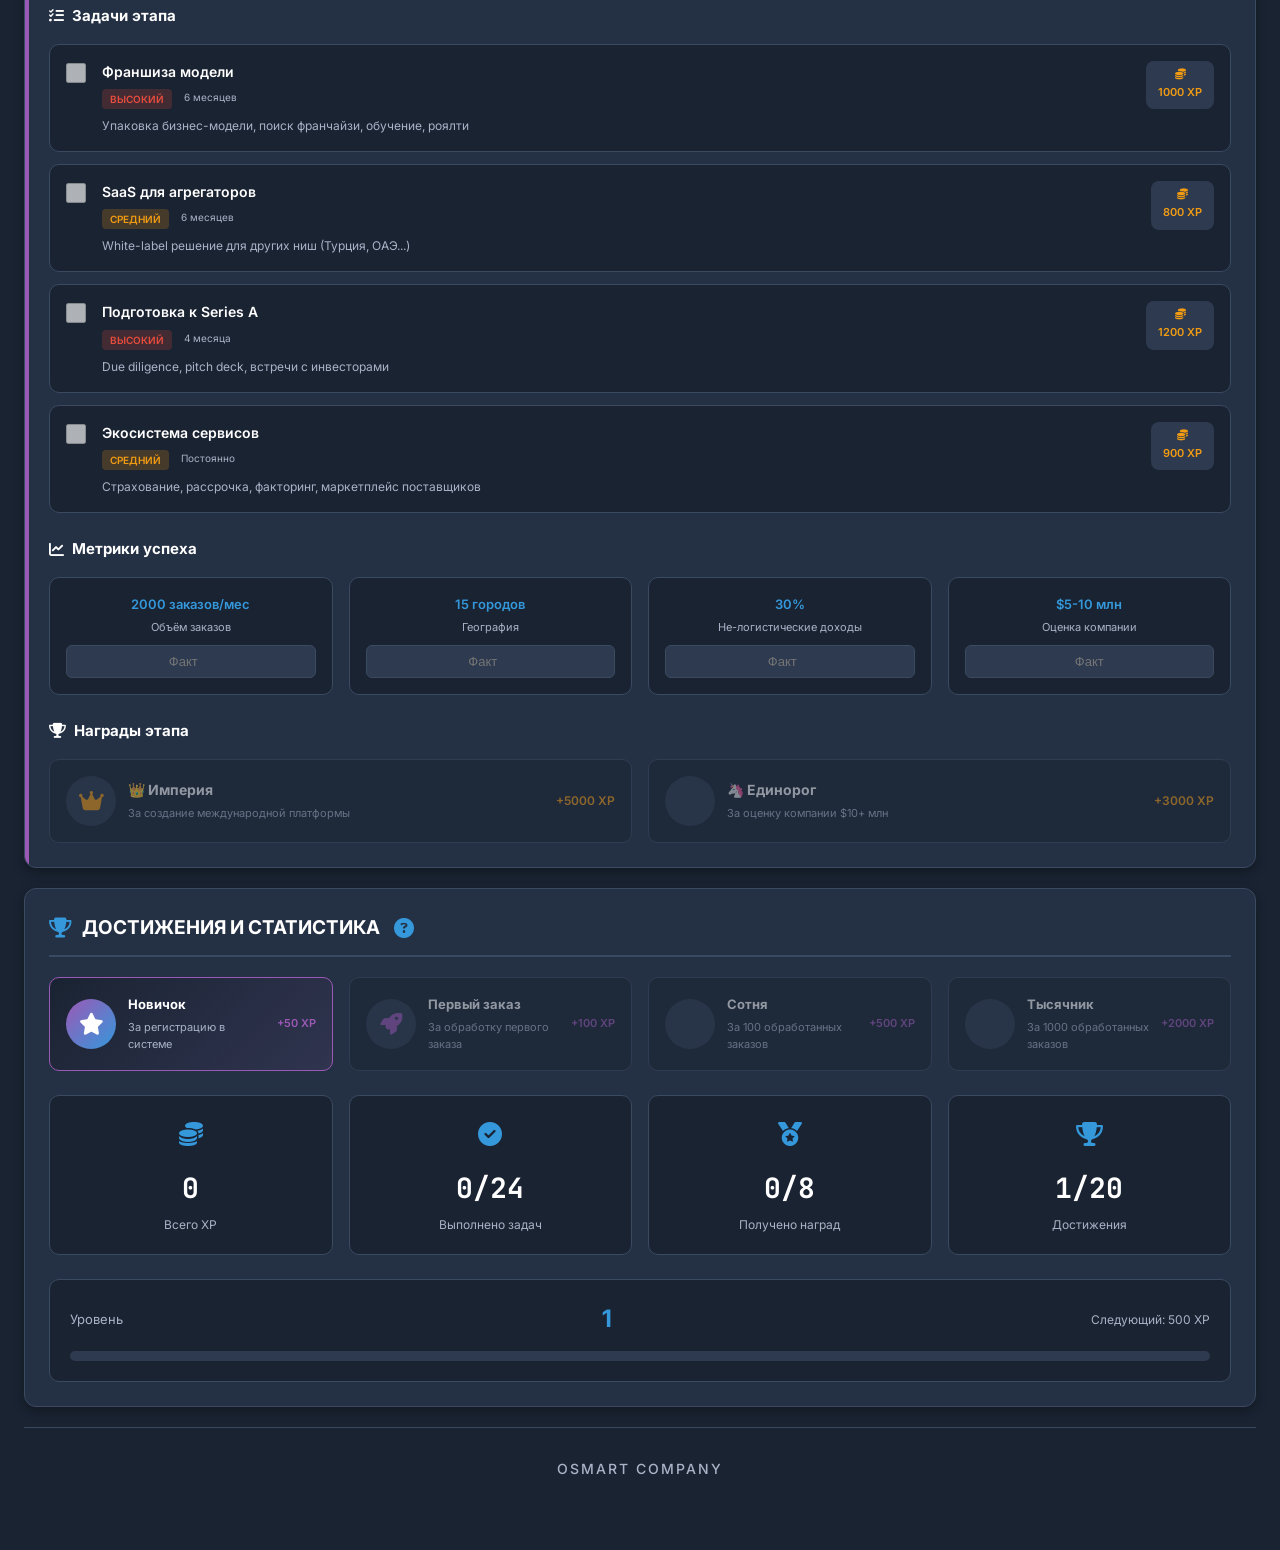
<file: Roadmap.html>
<!DOCTYPE html>
<html lang="ru">
<head>
    <meta charset="UTF-8">
    <meta name="viewport" content="width=device-width, initial-scale=1.0, maximum-scale=1.0, user-scalable=no">
    <title>Sakha-China · Дорожная карта</title>
    <link href="https://fonts.googleapis.com/css2?family=Inter:wght@400;500;600;700;800&family=JetBrains+Mono:wght@400;500;700&display=swap" rel="stylesheet">
    <link rel="stylesheet" href="https://cdnjs.cloudflare.com/ajax/libs/font-awesome/6.4.0/css/all.min.css">
    <link rel="stylesheet" href="Roadmap.css">
</head>
<body>

<!-- HEADER -->
<header class="header">
    <div class="header-left">
        <div class="logo">SAKHA<span>-CHINA</span></div>
        <div class="subtitle">Проект A2V1</div>
    </div>
    <nav class="header-nav">
        <a href="Business.html">📊 Бизнес-модель</a>
        <a href="Operations.html">⚙️ Операции</a>
        <a href="Platform.html">📱 Платформа</a>
        <a href="Risks.html">⚠️ Риски</a>
        <a href="Calculator.html">🧮 Калькулятор</a>
        <a href="Roadmap.html" class="active">🗓️ Дорожная карта</a>
    </nav>
</header>

<!-- MAIN CONTENT -->
<main class="main-content">

    <!-- Section 1: Roadmap Overview -->
    <section class="section">
        <h2 class="section-title">
            <i class="fas fa-map"></i> ДОРОЖНАЯ КАРТА ПРОЕКТА
            <i class="fas fa-question-circle info-icon" data-info="roadmapOverview"></i>
        </h2>
        
        <div class="card highlight-card">
            <p class="essence-text">
                <strong class="text-blue">Поэтапный план развития Sakha-China</strong> на 36 месяцев. 
                Геймифицированная система прогресса: прохождение этапов, выполнение задач, получение достижений. 
                От запуска MVP до международной экспансии.
            </p>
        </div>

        <div class="roadmap-stats">
            <div class="roadmap-stat">
                <div class="roadmap-stat-value">4</div>
                <div class="roadmap-stat-label">Этапа развития</div>
            </div>
            <div class="roadmap-stat">
                <div class="roadmap-stat-value">24</div>
                <div class="roadmap-stat-label">Ключевые задачи</div>
            </div>
            <div class="roadmap-stat">
                <div class="roadmap-stat-value">36</div>
                <div class="roadmap-stat-label">Месяцев плана</div>
            </div>
            <div class="roadmap-stat">
                <div class="roadmap-stat-value" id="overallProgress">0%</div>
                <div class="roadmap-stat-label">Общий прогресс</div>
            </div>
        </div>

        <div class="progress-overview">
            <div class="progress-label">Общий прогресс проекта</div>
            <div class="progress-bar-large">
                <div class="progress-fill-large" id="overallProgressBar" style="width: 0%;"></div>
            </div>
            <div class="progress-stages">
                <div class="progress-stage" data-stage="1">
                    <div class="stage-dot"></div>
                    <div class="stage-label">Запуск</div>
                </div>
                <div class="progress-stage" data-stage="2">
                    <div class="stage-dot"></div>
                    <div class="stage-label">Агрегатор</div>
                </div>
                <div class="progress-stage" data-stage="3">
                    <div class="stage-dot"></div>
                    <div class="stage-label">Масштаб</div>
                </div>
                <div class="progress-stage" data-stage="4">
                    <div class="stage-dot"></div>
                    <div class="stage-label">Экспансия</div>
                </div>
            </div>
        </div>
    </section>

    <!-- Section 2: Phase 1 -->
    <section class="section phase-section" id="phase1">
        <div class="phase-header">
            <div class="phase-badge phase-1">Этап 1</div>
            <div class="phase-title">
                <h3>🏁 ЗАПУСК И MVP</h3>
                <p>Месяцы 1-4 · Бюджет: 2-3 млн ₽</p>
            </div>
            <div class="phase-status">
                <span class="status-indicator" id="phase1Status">🔴 Не начато</span>
            </div>
        </div>

        <div class="phase-objectives">
            <h4><i class="fas fa-flag-checkered"></i> Цели этапа</h4>
            <div class="objectives-grid">
                <div class="objective-card">
                    <div class="objective-icon"><i class="fas fa-rocket"></i></div>
                    <div class="objective-content">
                        <strong>Запуск платформы</strong>
                        <p>MVP приложения с базовым функционалом</p>
                    </div>
                </div>
                <div class="objective-card">
                    <div class="objective-icon"><i class="fas fa-users"></i></div>
                    <div class="objective-content">
                        <strong>Первые клиенты</strong>
                        <p>50-100 заказов/мес, отладка процессов</p>
                    </div>
                </div>
                <div class="objective-card">
                    <div class="objective-icon"><i class="fas fa-link"></i></div>
                    <div class="objective-content">
                        <strong>Интеграции</strong>
                        <p>Poizon API через посредников, платёжные каналы</p>
                    </div>
                </div>
            </div>
        </div>

        <div class="phase-tasks">
            <h4><i class="fas fa-tasks"></i> Задачи этапа</h4>
            <div class="tasks-grid">
                <div class="task-card" data-task="1.1" data-phase="1">
                    <div class="task-checkbox">
                        <input type="checkbox" id="task1-1" onchange="updateTaskStatus('1.1', 1)">
                        <label for="task1-1"></label>
                    </div>
                    <div class="task-content">
                        <div class="task-title">Регистрация ООО и открытие счетов</div>
                        <div class="task-meta">
                            <span class="task-priority high">Высокий</span>
                            <span class="task-duration">2 недели</span>
                        </div>
                        <div class="task-description">ООО на УСН 15%, расчётный счёт, эквайринг, агентский договор</div>
                    </div>
                    <div class="task-reward">
                        <i class="fas fa-coins"></i>
                        <span>100 XP</span>
                    </div>
                </div>

                <div class="task-card" data-task="1.2" data-phase="1">
                    <div class="task-checkbox">
                        <input type="checkbox" id="task1-2" onchange="updateTaskStatus('1.2', 1)">
                        <label for="task1-2"></label>
                    </div>
                    <div class="task-content">
                        <div class="task-title">Разработка MVP приложения</div>
                        <div class="task-meta">
                            <span class="task-priority high">Высокий</span>
                            <span class="task-duration">8 недель</span>
                        </div>
                        <div class="task-description">Flutter (iOS+Android), каталог, заказ, трекинг, личный кабинет</div>
                    </div>
                    <div class="task-reward">
                        <i class="fas fa-coins"></i>
                        <span>500 XP</span>
                    </div>
                </div>

                <div class="task-card" data-task="1.3" data-phase="1">
                    <div class="task-checkbox">
                        <input type="checkbox" id="task1-3" onchange="updateTaskStatus('1.3', 1)">
                        <label for="task1-3"></label>
                    </div>
                    <div class="task-content">
                        <div class="task-title">Настройка склада в Хэйхэ</div>
                        <div class="task-meta">
                            <span class="task-priority high">Высокий</span>
                            <span class="task-duration">3 недели</span>
                        </div>
                        <div class="task-description">Аренда, оборудование, найм 2-3 сотрудников, процессы приёмки</div>
                    </div>
                    <div class="task-reward">
                        <i class="fas fa-coins"></i>
                        <span>300 XP</span>
                    </div>
                </div>

                <div class="task-card" data-task="1.4" data-phase="1">
                    <div class="task-checkbox">
                        <input type="checkbox" id="task1-4" onchange="updateTaskStatus('1.4', 1)">
                        <label for="task1-4"></label>
                    </div>
                    <div class="task-content">
                        <div class="task-title">Подключение платёжного агента</div>
                        <div class="task-meta">
                            <span class="task-priority high">Высокий</span>
                            <span class="task-duration">2 недели</span>
                        </div>
                        <div class="task-description">A7/Unix/банк, конвертация RUB→CNY, тестовые переводы</div>
                    </div>
                    <div class="task-reward">
                        <i class="fas fa-coins"></i>
                        <span>200 XP</span>
                    </div>
                </div>

                <div class="task-card" data-task="1.5" data-phase="1">
                    <div class="task-checkbox">
                        <input type="checkbox" id="task1-5" onchange="updateTaskStatus('1.5', 1)">
                        <label for="task1-5"></label>
                    </div>
                    <div class="task-content">
                        <div class="task-title">Тестовые заказы (20-30 шт)</div>
                        <div class="task-meta">
                            <span class="task-priority medium">Средний</span>
                            <span class="task-duration">4 недели</span>
                        </div>
                        <div class="task-description">Друзья, ранние пользователи, отладка логистики и таможни</div>
                    </div>
                    <div class="task-reward">
                        <i class="fas fa-coins"></i>
                        <span>400 XP</span>
                    </div>
                </div>

                <div class="task-card" data-task="1.6" data-phase="1">
                    <div class="task-checkbox">
                        <input type="checkbox" id="task1-6" onchange="updateTaskStatus('1.6', 1)">
                        <label for="task1-6"></label>
                    </div>
                    <div class="task-content">
                        <div class="task-title">Регистрация в «Честный ЗНАК»</div>
                        <div class="task-meta">
                            <span class="task-priority high">Высокий</span>
                            <span class="task-duration">1 неделя</span>
                        </div>
                        <div class="task-description">Получение кодов маркировки, интеграция с системой ЦРПТ</div>
                    </div>
                    <div class="task-reward">
                        <i class="fas fa-coins"></i>
                        <span>150 XP</span>
                    </div>
                </div>
            </div>
        </div>

        <div class="phase-metrics">
            <h4><i class="fas fa-chart-line"></i> Метрики успеха</h4>
            <div class="metrics-grid">
                <div class="metric-item">
                    <div class="metric-target">50 заказов/мес</div>
                    <div class="metric-label">Объём заказов</div>
                    <div class="metric-input">
                        <input type="number" id="phase1Orders" placeholder="Факт" onchange="updatePhaseMetric(1, 'orders')">
                    </div>
                </div>
                <div class="metric-item">
                    <div class="metric-target">≤30 дней</div>
                    <div class="metric-label">Срок доставки</div>
                    <div class="metric-input">
                        <input type="number" id="phase1Delivery" placeholder="Факт" onchange="updatePhaseMetric(1, 'delivery')">
                    </div>
                </div>
                <div class="metric-item">
                    <div class="metric-target">≤10%</div>
                    <div class="metric-label">Возвраты/брак</div>
                    <div class="metric-input">
                        <input type="number" id="phase1Returns" placeholder="Факт" onchange="updatePhaseMetric(1, 'returns')">
                    </div>
                </div>
                <div class="metric-item">
                    <div class="metric-target">4.0+</div>
                    <div class="metric-label">Рейтинг приложения</div>
                    <div class="metric-input">
                        <input type="number" id="phase1Rating" placeholder="Факт" step="0.1" onchange="updatePhaseMetric(1, 'rating')">
                    </div>
                </div>
            </div>
        </div>

        <div class="phase-rewards">
            <h4><i class="fas fa-trophy"></i> Награды этапа</h4>
            <div class="rewards-grid">
                <div class="reward-card locked" id="reward1-1">
                    <div class="reward-icon"><i class="fas fa-medal"></i></div>
                    <div class="reward-content">
                        <strong>🎖️ Пионер</strong>
                        <p>За успешный запуск MVP</p>
                    </div>
                    <div class="reward-xp">+1000 XP</div>
                </div>
                <div class="reward-card locked" id="reward1-2">
                    <div class="reward-icon"><i class="fas fa-percent"></i></div>
                    <div class="reward-content">
                        <strong>📈 Безубыточность</strong>
                        <p>Выход на окупаемость</p>
                    </div>
                    <div class="reward-xp">+500 XP</div>
                </div>
            </div>
        </div>
    </section>

    <!-- Section 3: Phase 2 -->
    <section class="section phase-section" id="phase2">
        <div class="phase-header">
            <div class="phase-badge phase-2">Этап 2</div>
            <div class="phase-title">
                <h3>🏆 АГРЕГАТОР И РОСТ</h3>
                <p>Месяцы 5-8 · Бюджет: реинвестирование</p>
            </div>
            <div class="phase-status">
                <span class="status-indicator" id="phase2Status">⚪ Заблокировано</span>
            </div>
        </div>

        <div class="phase-objectives">
            <h4><i class="fas fa-flag-checkered"></i> Цели этапа</h4>
            <div class="objectives-grid">
                <div class="objective-card">
                    <div class="objective-icon"><i class="fas fa-network-wired"></i></div>
                    <div class="objective-content">
                        <strong>Запуск агрегатора</strong>
                        <p>Подключение 3-5 логистических партнёров</p>
                    </div>
                </div>
                <div class="objective-card">
                    <div class="objective-icon"><i class="fas fa-chart-up"></i></div>
                    <div class="objective-content">
                        <strong>Масштабирование</strong>
                        <p>200-500 заказов/мес, выход на прибыль</p>
                    </div>
                </div>
                <div class="objective-card">
                    <div class="objective-icon"><i class="fas fa-robot"></i></div>
                    <div class="objective-content">
                        <strong>AI-ассистент</strong>
                        <p>Базовая версия умного помощника</p>
                    </div>
                </div>
            </div>
        </div>

        <div class="phase-tasks">
            <h4><i class="fas fa-tasks"></i> Задачи этапа</h4>
            <div class="tasks-grid">
                <div class="task-card" data-task="2.1" data-phase="2">
                    <div class="task-checkbox">
                        <input type="checkbox" id="task2-1" onchange="updateTaskStatus('2.1', 2)" disabled>
                        <label for="task2-1"></label>
                    </div>
                    <div class="task-content">
                        <div class="task-title">Поиск и проверка логистических партнёров</div>
                        <div class="task-meta">
                            <span class="task-priority high">Высокий</span>
                            <span class="task-duration">3 недели</span>
                        </div>
                        <div class="task-description">3-5 карго-компаний, договоры, SLA, тестовые отправки</div>
                    </div>
                    <div class="task-reward">
                        <i class="fas fa-coins"></i>
                        <span>300 XP</span>
                    </div>
                </div>

                <div class="task-card" data-task="2.2" data-phase="2">
                    <div class="task-checkbox">
                        <input type="checkbox" id="task2-2" onchange="updateTaskStatus('2.2', 2)" disabled>
                        <label for="task2-2"></label>
                    </div>
                    <div class="task-content">
                        <div class="task-title">Разработка калькулятора доставки</div>
                        <div class="task-meta">
                            <span class="task-priority high">Высокий</span>
                            <span class="task-duration">4 недели</span>
                        </div>
                        <div class="task-description">Сравнение вариантов, динамическое ценообразование, выбор исполнителя</div>
                    </div>
                    <div class="task-reward">
                        <i class="fas fa-coins"></i>
                        <span>400 XP</span>
                    </div>
                </div>

                <div class="task-card" data-task="2.3" data-phase="2">
                    <div class="task-checkbox">
                        <input type="checkbox" id="task2-3" onchange="updateTaskStatus('2.3', 2)" disabled>
                        <label for="task2-3"></label>
                    </div>
                    <div class="task-content">
                        <div class="task-title">Запуск Telegram-бота</div>
                        <div class="task-meta">
                            <span class="task-priority medium">Средний</span>
                            <span class="task-duration">3 недели</span>
                        </div>
                        <div class="task-description">Быстрые заказы, уведомления, поддержка, реферальная программа</div>
                    </div>
                    <div class="task-reward">
                        <i class="fas fa-coins"></i>
                        <span>250 XP</span>
                    </div>
                </div>

                <div class="task-card" data-task="2.4" data-phase="2">
                    <div class="task-checkbox">
                        <input type="checkbox" id="task2-4" onchange="updateTaskStatus('2.4', 2)" disabled>
                        <label for="task2-4"></label>
                    </div>
                    <div class="task-content">
                        <div class="task-title">Форма «Найти в Китае»</div>
                        <div class="task-meta">
                            <span class="task-priority medium">Средний</span>
                            <span class="task-duration">2 недели</span>
                        </div>
                        <div class="task-description">Кастомные заказы, поиск поставщиков, обработка заявок</div>
                    </div>
                    <div class="task-reward">
                        <i class="fas fa-coins"></i>
                        <span>200 XP</span>
                    </div>
                </div>

                <div class="task-card" data-task="2.5" data-phase="2">
                    <div class="task-checkbox">
                        <input type="checkbox" id="task2-5" onchange="updateTaskStatus('2.5', 2)" disabled>
                        <label for="task2-5"></label>
                    </div>
                    <div class="task-content">
                        <div class="task-title">Маркетинг роста</div>
                        <div class="task-meta">
                            <span class="task-priority high">Высокий</span>
                            <span class="task-duration">Постоянно</span>
                        </div>
                        <div class="task-description">Таргет, блогеры, реферальная программа, оптимизация воронки</div>
                    </div>
                    <div class="task-reward">
                        <i class="fas fa-coins"></i>
                        <span>350 XP</span>
                    </div>
                </div>
            </div>
        </div>

        <div class="phase-metrics">
            <h4><i class="fas fa-chart-line"></i> Метрики успеха</h4>
            <div class="metrics-grid">
                <div class="metric-item">
                    <div class="metric-target">200 заказов/мес</div>
                    <div class="metric-label">Объём заказов</div>
                    <div class="metric-input">
                        <input type="number" id="phase2Orders" placeholder="Факт" onchange="updatePhaseMetric(2, 'orders')" disabled>
                    </div>
                </div>
                <div class="metric-item">
                    <div class="metric-target">20%</div>
                    <div class="metric-label">Доля агрегатора</div>
                    <div class="metric-input">
                        <input type="number" id="phase2Aggregator" placeholder="Факт" onchange="updatePhaseMetric(2, 'aggregator')" disabled>
                    </div>
                </div>
                <div class="metric-item">
                    <div class="metric-target">≥12%</div>
                    <div class="metric-label">Чистая маржа</div>
                    <div class="metric-input">
                        <input type="number" id="phase2Margin" placeholder="Факт" onchange="updatePhaseMetric(2, 'margin')" disabled>
                    </div>
                </div>
                <div class="metric-item">
                    <div class="metric-target">Достигнута</div>
                    <div class="metric-label">Точка безубыточности</div>
                    <div class="metric-input">
                        <select id="phase2Breakeven" onchange="updatePhaseMetric(2, 'breakeven')" disabled>
                            <option value="">Не выбрано</option>
                            <option value="yes">✅ Да</option>
                            <option value="no">❌ Нет</option>
                        </select>
                    </div>
                </div>
            </div>
        </div>

        <div class="phase-rewards">
            <h4><i class="fas fa-trophy"></i> Награды этапа</h4>
            <div class="rewards-grid">
                <div class="reward-card locked" id="reward2-1">
                    <div class="reward-icon"><i class="fas fa-medal"></i></div>
                    <div class="reward-content">
                        <strong>🎖️ Агрегатор</strong>
                        <p>За запуск платформы агрегации</p>
                    </div>
                    <div class="reward-xp">+1500 XP</div>
                </div>
                <div class="reward-card locked" id="reward2-2">
                    <div class="reward-icon"><i class="fas fa-users"></i></div>
                    <div class="reward-content">
                        <strong>👥 5 000 пользователей</strong>
                        <p>За достижение аудитории</p>
                    </div>
                    <div class="reward-xp">+1000 XP</div>
                </div>
            </div>
        </div>
    </section>

    <!-- Section 4: Phase 3 -->
    <section class="section phase-section" id="phase3">
        <div class="phase-header">
            <div class="phase-badge phase-3">Этап 3</div>
            <div class="phase-title">
                <h3>🚀 МАСШТАБИРОВАНИЕ</h3>
                <p>Месяцы 9-18 · Бюджет: прибыль + инвестиции</p>
            </div>
            <div class="phase-status">
                <span class="status-indicator" id="phase3Status">⚪ Заблокировано</span>
            </div>
        </div>

        <div class="phase-objectives">
            <h4><i class="fas fa-flag-checkered"></i> Цели этапа</h4>
            <div class="objectives-grid">
                <div class="objective-card">
                    <div class="objective-icon"><i class="fas fa-map-marked-alt"></i></div>
                    <div class="objective-content">
                        <strong>Гео-экспансия</strong>
                        <p>5+ городов ДВ (Хабаровск, Владивосток...)</p>
                    </div>
                </div>
                <div class="objective-card">
                    <div class="objective-icon"><i class="fas fa-briefcase"></i></div>
                    <div class="objective-content">
                        <strong>B2B направление</strong>
                        <p>Опт, контрактное производство, API для партнёров</p>
                    </div>
                </div>
                <div class="objective-card">
                    <div class="objective-icon"><i class="fas fa-brain"></i></div>
                    <div class="objective-content">
                        <strong>AI 2.0</strong>
                        <p>Расширенные функции ИИ-ассистента</p>
                    </div>
                </div>
            </div>
        </div>

        <div class="phase-tasks">
            <h4><i class="fas fa-tasks"></i> Задачи этапа</h4>
            <div class="tasks-grid">
                <div class="task-card" data-task="3.1" data-phase="3">
                    <div class="task-checkbox">
                        <input type="checkbox" id="task3-1" onchange="updateTaskStatus('3.1', 3)" disabled>
                        <label for="task3-1"></label>
                    </div>
                    <div class="task-content">
                        <div class="task-title">Открытие регионов ДВ</div>
                        <div class="task-meta">
                            <span class="task-priority high">Высокий</span>
                            <span class="task-duration">6 месяцев</span>
                        </div>
                        <div class="task-description">Хабаровск, Владивосток, Благовещенск, локальная поддержка</div>
                    </div>
                    <div class="task-reward">
                        <i class="fas fa-coins"></i>
                        <span>600 XP</span>
                    </div>
                </div>

                <div class="task-card" data-task="3.2" data-phase="3">
                    <div class="task-checkbox">
                        <input type="checkbox" id="task3-2" onchange="updateTaskStatus('3.2', 3)" disabled>
                        <label for="task3-2"></label>
                    </div>
                    <div class="task-content">
                        <div class="task-title">B2B-портал</div>
                        <div class="task-meta">
                            <span class="task-priority high">Высокий</span>
                            <span class="task-duration">4 месяца</span>
                        </div>
                        <div class="task-description">Оптовые цены, персональный менеджер, отсрочка платежа</div>
                    </div>
                    <div class="task-reward">
                        <i class="fas fa-coins"></i>
                        <span>500 XP</span>
                    </div>
                </div>

                <div class="task-card" data-task="3.3" data-phase="3">
                    <div class="task-checkbox">
                        <input type="checkbox" id="task3-3" onchange="updateTaskStatus('3.3', 3)" disabled>
                        <label for="task3-3"></label>
                    </div>
                    <div class="task-content">
                        <div class="task-title">Прямые API (Poizon, Alibaba)</div>
                        <div class="task-meta">
                            <span class="task-priority high">Высокий</span>
                            <span class="task-duration">3 месяца</span>
                        </div>
                        <div class="task-description">Регистрация WFOE, получение официальных API-ключей</div>
                    </div>
                    <div class="task-reward">
                        <i class="fas fa-coins"></i>
                        <span>700 XP</span>
                    </div>
                </div>

                <div class="task-card" data-task="3.4" data-phase="3">
                    <div class="task-checkbox">
                        <input type="checkbox" id="task3-4" onchange="updateTaskStatus('3.4', 3)" disabled>
                        <label for="task3-4"></label>
                    </div>
                    <div class="task-content">
                        <div class="task-title">AI-ассистент 2.0</div>
                        <div class="task-meta">
                            <span class="task-priority medium">Средний</span>
                            <span class="task-duration">4 месяца</span>
                        </div>
                        <div class="task-description">Поиск по фото, персональные рекомендации, прогнозирование</div>
                    </div>
                    <div class="task-reward">
                        <i class="fas fa-coins"></i>
                        <span>550 XP</span>
                    </div>
                </div>

                <div class="task-card" data-task="3.5" data-phase="3">
                    <div class="task-checkbox">
                        <input type="checkbox" id="task3-5" onchange="updateTaskStatus('3.5', 3)" disabled>
                        <label for="task3-5"></label>
                    </div>
                    <div class="task-content">
                        <div class="task-title">Премиум-подписка</div>
                        <div class="task-meta">
                            <span class="task-priority medium">Средний</span>
                            <span class="task-duration">2 месяца</span>
                        </div>
                        <div class="task-description">Приоритет, кэшбэк, персональный менеджер, эксклюзивы</div>
                    </div>
                    <div class="task-reward">
                        <i class="fas fa-coins"></i>
                        <span>300 XP</span>
                    </div>
                </div>
            </div>
        </div>

        <div class="phase-metrics">
            <h4><i class="fas fa-chart-line"></i> Метрики успеха</h4>
            <div class="metrics-grid">
                <div class="metric-item">
                    <div class="metric-target">500 заказов/мес</div>
                    <div class="metric-label">Объём заказов</div>
                    <div class="metric-input">
                        <input type="number" id="phase3Orders" placeholder="Факт" onchange="updatePhaseMetric(3, 'orders')" disabled>
                    </div>
                </div>
                <div class="metric-item">
                    <div class="metric-target">5 городов</div>
                    <div class="metric-label">География</div>
                    <div class="metric-input">
                        <input type="number" id="phase3Cities" placeholder="Факт" onchange="updatePhaseMetric(3, 'cities')" disabled>
                    </div>
                </div>
                <div class="metric-item">
                    <div class="metric-target">15%</div>
                    <div class="metric-label">Доля B2B</div>
                    <div class="metric-input">
                        <input type="number" id="phase3B2B" placeholder="Факт" onchange="updatePhaseMetric(3, 'b2b')" disabled>
                    </div>
                </div>
                <div class="metric-item">
                    <div class="metric-target">≥16%</div>
                    <div class="metric-label">Чистая маржа</div>
                    <div class="metric-input">
                        <input type="number" id="phase3Margin" placeholder="Факт" onchange="updatePhaseMetric(3, 'margin')" disabled>
                    </div>
                </div>
            </div>
        </div>

        <div class="phase-rewards">
            <h4><i class="fas fa-trophy"></i> Награды этапа</h4>
            <div class="rewards-grid">
                <div class="reward-card locked" id="reward3-1">
                    <div class="reward-icon"><i class="fas fa-medal"></i></div>
                    <div class="reward-content">
                        <strong>🎖️ Лидер ДВ</strong>
                        <p>За доминирование на рынке ДВ</p>
                    </div>
                    <div class="reward-xp">+2000 XP</div>
                </div>
                <div class="reward-card locked" id="reward3-2">
                    <div class="reward-icon"><i class="fas fa-rocket"></i></div>
                    <div class="reward-content">
                        <strong>🚀 1 млн ₽/мес прибыль</strong>
                        <p>За выход на целевую прибыль</p>
                    </div>
                    <div class="reward-xp">+1500 XP</div>
                </div>
            </div>
        </div>
    </section>

    <!-- Section 5: Phase 4 -->
    <section class="section phase-section" id="phase4">
        <div class="phase-header">
            <div class="phase-badge phase-4">Этап 4</div>
            <div class="phase-title">
                <h3>🌍 ЭКСПАНСИЯ</h3>
                <p>Месяцы 19-36 · Бюджет: прибыль + Series A</p>
            </div>
            <div class="phase-status">
                <span class="status-indicator" id="phase4Status">⚪ Заблокировано</span>
            </div>
        </div>

        <div class="phase-objectives">
            <h4><i class="fas fa-flag-checkered"></i> Цели этапа</h4>
            <div class="objectives-grid">
                <div class="objective-card">
                    <div class="objective-icon"><i class="fas fa-globe"></i></div>
                    <div class="objective-content">
                        <strong>Международная экспансия</strong>
                        <p>15+ городов РФ + СНГ (Казахстан, Узбекистан...)</p>
                    </div>
                </div>
                <div class="objective-card">
                    <div class="objective-icon"><i class="fas fa-franchise"></i></div>
                    <div class="objective-content">
                        <strong>Франшиза</strong>
                        <p>Продажа франшизы в другие регионы</p>
                    </div>
                </div>
                <div class="objective-card">
                    <div class="objective-icon"><i class="fas fa-handshake"></i></div>
                    <div class="objective-content">
                        <strong>Series A</strong>
                        <p>Привлечение инвестиций $3-5 млн</p>
                    </div>
                </div>
            </div>
        </div>

        <div class="phase-tasks">
            <h4><i class="fas fa-tasks"></i> Задачи этапа</h4>
            <div class="tasks-grid">
                <div class="task-card" data-task="4.1" data-phase="4">
                    <div class="task-checkbox">
                        <input type="checkbox" id="task4-1" onchange="updateTaskStatus('4.1', 4)" disabled>
                        <label for="task4-1"></label>
                    </div>
                    <div class="task-content">
                        <div class="task-title">Франшиза модели</div>
                        <div class="task-meta">
                            <span class="task-priority high">Высокий</span>
                            <span class="task-duration">6 месяцев</span>
                        </div>
                        <div class="task-description">Упаковка бизнес-модели, поиск франчайзи, обучение, роялти</div>
                    </div>
                    <div class="task-reward">
                        <i class="fas fa-coins"></i>
                        <span>1000 XP</span>
                    </div>
                </div>

                <div class="task-card" data-task="4.2" data-phase="4">
                    <div class="task-checkbox">
                        <input type="checkbox" id="task4-2" onchange="updateTaskStatus('4.2', 4)" disabled>
                        <label for="task4-2"></label>
                    </div>
                    <div class="task-content">
                        <div class="task-title">SaaS для агрегаторов</div>
                        <div class="task-meta">
                            <span class="task-priority medium">Средний</span>
                            <span class="task-duration">6 месяцев</span>
                        </div>
                        <div class="task-description">White-label решение для других ниш (Турция, ОАЭ...)</div>
                    </div>
                    <div class="task-reward">
                        <i class="fas fa-coins"></i>
                        <span>800 XP</span>
                    </div>
                </div>

                <div class="task-card" data-task="4.3" data-phase="4">
                    <div class="task-checkbox">
                        <input type="checkbox" id="task4-3" onchange="updateTaskStatus('4.3', 4)" disabled>
                        <label for="task4-3"></label>
                    </div>
                    <div class="task-content">
                        <div class="task-title">Подготовка к Series A</div>
                        <div class="task-meta">
                            <span class="task-priority high">Высокий</span>
                            <span class="task-duration">4 месяца</span>
                        </div>
                        <div class="task-description">Due diligence, pitch deck, встречи с инвесторами</div>
                    </div>
                    <div class="task-reward">
                        <i class="fas fa-coins"></i>
                        <span>1200 XP</span>
                    </div>
                </div>

                <div class="task-card" data-task="4.4" data-phase="4">
                    <div class="task-checkbox">
                        <input type="checkbox" id="task4-4" onchange="updateTaskStatus('4.4', 4)" disabled>
                        <label for="task4-4"></label>
                    </div>
                    <div class="task-content">
                        <div class="task-title">Экосистема сервисов</div>
                        <div class="task-meta">
                            <span class="task-priority medium">Средний</span>
                            <span class="task-duration">Постоянно</span>
                        </div>
                        <div class="task-description">Страхование, рассрочка, факторинг, маркетплейс поставщиков</div>
                    </div>
                    <div class="task-reward">
                        <i class="fas fa-coins"></i>
                        <span>900 XP</span>
                    </div>
                </div>
            </div>
        </div>

        <div class="phase-metrics">
            <h4><i class="fas fa-chart-line"></i> Метрики успеха</h4>
            <div class="metrics-grid">
                <div class="metric-item">
                    <div class="metric-target">2000 заказов/мес</div>
                    <div class="metric-label">Объём заказов</div>
                    <div class="metric-input">
                        <input type="number" id="phase4Orders" placeholder="Факт" onchange="updatePhaseMetric(4, 'orders')" disabled>
                    </div>
                </div>
                <div class="metric-item">
                    <div class="metric-target">15 городов</div>
                    <div class="metric-label">География</div>
                    <div class="metric-input">
                        <input type="number" id="phase4Cities" placeholder="Факт" onchange="updatePhaseMetric(4, 'cities')" disabled>
                    </div>
                </div>
                <div class="metric-item">
                    <div class="metric-target">30%</div>
                    <div class="metric-label">Не-логистические доходы</div>
                    <div class="metric-input">
                        <input type="number" id="phase4Other" placeholder="Факт" onchange="updatePhaseMetric(4, 'other')" disabled>
                    </div>
                </div>
                <div class="metric-item">
                    <div class="metric-target">$5-10 млн</div>
                    <div class="metric-label">Оценка компании</div>
                    <div class="metric-input">
                        <input type="text" id="phase4Valuation" placeholder="Факт" onchange="updatePhaseMetric(4, 'valuation')" disabled>
                    </div>
                </div>
            </div>
        </div>

        <div class="phase-rewards">
            <h4><i class="fas fa-trophy"></i> Награды этапа</h4>
            <div class="rewards-grid">
                <div class="reward-card locked" id="reward4-1">
                    <div class="reward-icon"><i class="fas fa-crown"></i></div>
                    <div class="reward-content">
                        <strong>👑 Империя</strong>
                        <p>За создание международной платформы</p>
                    </div>
                    <div class="reward-xp">+5000 XP</div>
                </div>
                <div class="reward-card locked" id="reward4-2">
                    <div class="reward-icon"><i class="fas fa-unicorn"></i></div>
                    <div class="reward-content">
                        <strong>🦄 Единорог</strong>
                        <p>За оценку компании $10+ млн</p>
                    </div>
                    <div class="reward-xp">+3000 XP</div>
                </div>
            </div>
        </div>
    </section>

    <!-- Section 6: Achievements & Stats -->
    <section class="section">
        <h2 class="section-title">
            <i class="fas fa-trophy"></i> ДОСТИЖЕНИЯ И СТАТИСТИКА
            <i class="fas fa-question-circle info-icon" data-info="achievements"></i>
        </h2>

        <div class="achievements-grid">
            <div class="achievement-card unlocked">
                <div class="achievement-icon"><i class="fas fa-star"></i></div>
                <div class="achievement-content">
                    <strong>Новичок</strong>
                    <p>За регистрацию в системе</p>
                </div>
                <div class="achievement-xp">+50 XP</div>
            </div>

            <div class="achievement-card locked">
                <div class="achievement-icon"><i class="fas fa-rocket"></i></div>
                <div class="achievement-content">
                    <strong>Первый заказ</strong>
                    <p>За обработку первого заказа</p>
                </div>
                <div class="achievement-xp">+100 XP</div>
            </div>

            <div class="achievement-card locked">
                <div class="achievement-icon"><i class="fas fa-hundred"></i></div>
                <div class="achievement-content">
                    <strong>Сотня</strong>
                    <p>За 100 обработанных заказов</p>
                </div>
                <div class="achievement-xp">+500 XP</div>
            </div>

            <div class="achievement-card locked">
                <div class="achievement-icon"><i class="fas fa-thousand"></i></div>
                <div class="achievement-content">
                    <strong>Тысячник</strong>
                    <p>За 1000 обработанных заказов</p>
                </div>
                <div class="achievement-xp">+2000 XP</div>
            </div>
        </div>

        <div class="stats-grid">
            <div class="stat-card">
                <div class="stat-icon"><i class="fas fa-coins"></i></div>
                <div class="stat-value" id="totalXP">0</div>
                <div class="stat-label">Всего XP</div>
            </div>
            <div class="stat-card">
                <div class="stat-icon"><i class="fas fa-check-circle"></i></div>
                <div class="stat-value" id="completedTasks">0/24</div>
                <div class="stat-label">Выполнено задач</div>
            </div>
            <div class="stat-card">
                <div class="stat-icon"><i class="fas fa-medal"></i></div>
                <div class="stat-value" id="earnedRewards">0/8</div>
                <div class="stat-label">Получено наград</div>
            </div>
            <div class="stat-card">
                <div class="stat-icon"><i class="fas fa-trophy"></i></div>
                <div class="stat-value" id="unlockedAchievements">1/20</div>
                <div class="stat-label">Достижения</div>
            </div>
        </div>

        <div class="level-progress">
            <div class="level-info">
                <span class="level-label">Уровень</span>
                <span class="level-value" id="currentLevel">1</span>
                <span class="level-next">Следующий: <span id="nextLevelXP">500 XP</span></span>
            </div>
            <div class="level-bar">
                <div class="level-fill" id="levelProgressBar" style="width: 0%;"></div>
            </div>
        </div>
    </section>

    <!-- END MARK -->
    <div class="end-mark">
        <p>Osmart company</p>
    </div>

</main>

<script src="Roadmap.js"></script>
</body>
</html>
</file>
<file: Business.css>
/* ===== CSS VARIABLES ===== */
:root {
    --bg-dark: #1a2332;
    --bg-card: #243044;
    --bg-input: #2d3a4f;
    --bg-hover: #344259;
    --text-main: #e8eef5;
    --text-muted: #a8b3c7;
    --accent-green: #2ecc71;
    --accent-red: #e74c3c;
    --accent-blue: #3498db;
    --accent-purple: #9b59b6;
    --accent-yellow: #f39c12;
    --border: #3a4a61;
    --shadow: 0 4px 12px rgba(0, 0, 0, 0.3);
}

/* ===== RESET & BASE ===== */
* { margin: 0; padding: 0; box-sizing: border-box; }

body {
    font-family: 'Inter', sans-serif;
    background: var(--bg-dark);
    color: var(--text-main);
    line-height: 1.6;
    font-size: 15px;
    -webkit-tap-highlight-color: transparent;
}

/* ===== HEADER ===== */
.header {
    background: linear-gradient(135deg, var(--bg-card) 0%, var(--bg-dark) 100%);
    padding: 16px 24px;
    border-bottom: 2px solid var(--accent-blue);
    display: flex;
    justify-content: space-between;
    align-items: center;
    position: sticky;
    top: 0;
    z-index: 100;
    backdrop-filter: blur(10px);
    box-shadow: var(--shadow);
}

.header-left { display: flex; flex-direction: column; }

.logo {
    font-size: 22px;
    font-weight: 800;
    color: #fff;
    letter-spacing: -0.5px;
}

.logo span { color: var(--accent-blue); }

.subtitle {
    font-size: 12px;
    color: var(--text-muted);
    font-weight: 500;
    letter-spacing: 1px;
    text-transform: uppercase;
}

.header-nav {
    display: flex;
    gap: 4px;
    overflow-x: auto;
    padding: 4px;
    -webkit-overflow-scrolling: touch;
}

.header-nav::-webkit-scrollbar { height: 4px; }
.header-nav::-webkit-scrollbar-thumb { background: var(--border); border-radius: 2px; }

.header-nav a {
    color: var(--text-muted);
    text-decoration: none;
    padding: 10px 14px;
    border-radius: 6px;
    font-weight: 500;
    font-size: 13px;
    white-space: nowrap;
    transition: all 0.2s ease;
    touch-action: manipulation;
}

.header-nav a:hover, .header-nav a.active {
    background: var(--bg-hover);
    color: #fff;
}

.header-nav a:active { transform: scale(0.95); }

/* ===== MAIN CONTENT ===== */
.main-content {
    max-width: 1400px;
    margin: 0 auto;
    padding: 20px 24px;
    padding-bottom: 40px;
}

/* ===== SECTION ===== */
.section {
    background: var(--bg-card);
    border-radius: 12px;
    padding: 24px;
    margin-bottom: 20px;
    border: 1px solid var(--border);
    box-shadow: var(--shadow);
}

.section-title {
    font-size: 19px;
    font-weight: 700;
    margin-bottom: 20px;
    padding-bottom: 12px;
    border-bottom: 2px solid var(--border);
    display: flex;
    align-items: center;
    gap: 10px;
    color: #fff;
}

.section-title i { color: var(--accent-blue); font-size: 20px; }

/* ===== CARDS ===== */
.card {
    background: var(--bg-dark);
    border-radius: 10px;
    padding: 18px;
    border: 1px solid var(--border);
    transition: all 0.2s ease;
    touch-action: manipulation;
}

.card:active { transform: scale(0.98); }

.highlight-card {
    border-left: 4px solid var(--accent-blue);
    background: linear-gradient(135deg, var(--bg-dark) 0%, var(--bg-input) 100%);
}

.essence-text {
    font-size: 16px;
    line-height: 1.8;
    color: var(--text-main);
}

/* ===== INFO GRID ===== */
.info-grid {
    display: grid;
    grid-template-columns: repeat(3, 1fr);
    gap: 16px;
    margin-top: 20px;
}

.info-box {
    display: flex;
    gap: 12px;
    background: var(--bg-dark);
    padding: 16px;
    border-radius: 8px;
    border: 1px solid var(--border);
}

.info-icon {
    width: 40px;
    height: 40px;
    border-radius: 8px;
    display: flex;
    align-items: center;
    justify-content: center;
    font-size: 18px;
    flex-shrink: 0;
}

.info-icon.blue { background: rgba(52, 152, 219, 0.2); color: var(--accent-blue); }
.info-icon.green { background: rgba(46, 204, 113, 0.2); color: var(--accent-green); }
.info-icon.purple { background: rgba(155, 89, 182, 0.2); color: var(--accent-purple); }

.info-content h4 {
    font-size: 13px;
    color: #fff;
    margin-bottom: 4px;
}

.info-content p {
    font-size: 12px;
    color: var(--text-muted);
}

/* ===== CANVAS GRID ===== */
.canvas-grid {
    display: grid;
    grid-template-columns: repeat(4, 1fr);
    gap: 16px;
}

.canvas-card {
    background: var(--bg-dark);
    border-radius: 10px;
    padding: 18px;
    border: 1px solid var(--border);
}

.canvas-card h4 {
    font-size: 14px;
    color: #fff;
    margin-bottom: 12px;
    display: flex;
    align-items: center;
    gap: 8px;
}

.canvas-card ul {
    padding-left: 18px;
}

.canvas-card li {
    margin: 6px 0;
    color: var(--text-muted);
    font-size: 13px;
    line-height: 1.5;
}

/* ===== PLATFORM GRID ===== */
.platform-grid {
    display: grid;
    grid-template-columns: repeat(5, 1fr);
    gap: 16px;
}

.platform-card {
    background: var(--bg-dark);
    border-radius: 10px;
    overflow: hidden;
    border: 1px solid var(--border);
}

.platform-header {
    padding: 16px;
    text-align: center;
    border-bottom: 1px solid var(--border);
}

.platform-header i {
    font-size: 28px;
    display: block;
    margin-bottom: 8px;
}

.platform-header h4 {
    font-size: 14px;
    color: #fff;
}

.platform-header.poizon { background: rgba(52, 152, 219, 0.2); }
.platform-header.poizon i { color: var(--accent-blue); }

.platform-header\.1688 { background: rgba(243, 156, 18, 0.2); }
.platform-header\.1688 i { color: var(--accent-yellow); }

.platform-header.taobao { background: rgba(231, 76, 60, 0.2); }
.platform-header.taobao i { color: var(--accent-red); }

.platform-header.alibaba { background: rgba(46, 204, 113, 0.2); }
.platform-header.alibaba i { color: var(--accent-green); }

.platform-header.factory { background: rgba(155, 89, 182, 0.2); }
.platform-header.factory i { color: var(--accent-purple); }

.platform-body {
    padding: 16px;
}

.platform-body ul {
    padding-left: 18px;
}

.platform-body li {
    margin: 6px 0;
    color: var(--text-muted);
    font-size: 12px;
    line-height: 1.5;
}

/* ===== TABLES ===== */
.table-container {
    overflow-x: auto;
    -webkit-overflow-scrolling: touch;
}

.table-container::-webkit-scrollbar { height: 6px; }
.table-container::-webkit-scrollbar-thumb { background: var(--border); border-radius: 3px; }

table {
    width: 100%;
    border-collapse: collapse;
    font-size: 13px;
}

th {
    background: var(--bg-input);
    padding: 12px 14px;
    text-align: left;
    font-weight: 600;
    border-bottom: 2px solid var(--border);
    color: #fff;
    white-space: nowrap;
}

td {
    padding: 12px 14px;
    border-bottom: 1px solid var(--border);
    color: var(--text-muted);
}

tr:hover { background: var(--bg-hover); }

.competitive-table table {
    font-size: 12px;
}

.competitive-table th {
    font-size: 12px;
}

/* ===== BADGES ===== */
.badge {
    display: inline-block;
    padding: 5px 10px;
    border-radius: 5px;
    font-size: 11px;
    font-weight: 600;
    text-transform: uppercase;
    letter-spacing: 0.5px;
}

.badge.green { background: rgba(46, 204, 113, 0.2); color: var(--accent-green); }
.badge.blue { background: rgba(52, 152, 219, 0.2); color: var(--accent-blue); }
.badge.purple { background: rgba(155, 89, 182, 0.2); color: var(--accent-purple); }
.badge.yellow { background: rgba(243, 156, 18, 0.2); color: var(--accent-yellow); }
.badge.red { background: rgba(231, 76, 60, 0.2); color: var(--accent-red); }

/* ===== METRICS ===== */
.metrics-detailed {
    display: grid;
    grid-template-columns: repeat(3, 1fr);
    gap: 16px;
}

.metric-detailed-card {
    background: var(--bg-dark);
    border-radius: 10px;
    padding: 18px;
    border: 1px solid var(--border);
}

.metric-header {
    display: flex;
    align-items: center;
    gap: 10px;
    margin-bottom: 12px;
}

.metric-header i {
    font-size: 20px;
}

.metric-header h4 {
    font-size: 14px;
    color: #fff;
}

.metric-progress {
    margin-top: 12px;
}

.progress-bar {
    height: 8px;
    background: var(--bg-input);
    border-radius: 4px;
    overflow: hidden;
    margin-bottom: 8px;
}

.progress-fill {
    height: 100%;
    background: linear-gradient(90deg, var(--accent-blue), var(--accent-purple));
    border-radius: 4px;
    transition: width 0.5s ease;
}

.metric-values {
    display: flex;
    justify-content: space-between;
    font-size: 11px;
    color: var(--text-muted);
}

/* ===== END MARK ===== */
.end-mark {
    text-align: center;
    padding: 30px 20px;
    margin-top: 20px;
    border-top: 1px solid var(--border);
}

.end-mark p {
    font-size: 14px;
    color: var(--text-muted);
    font-weight: 500;
    letter-spacing: 2px;
    text-transform: uppercase;
}

/* ===== UTILITY CLASSES ===== */
.text-green { color: var(--accent-green); }
.text-blue { color: var(--accent-blue); }
.text-purple { color: var(--accent-purple); }
.text-yellow { color: var(--accent-yellow); }
.text-red { color: var(--accent-red); }

.blue { color: var(--accent-blue); }
.green { color: var(--accent-green); }
.purple { color: var(--accent-purple); }
.yellow { color: var(--accent-yellow); }
.red { color: var(--accent-red); }

/* ===== RESPONSIVE ===== */
@media (max-width: 1200px) {
    .canvas-grid { grid-template-columns: repeat(2, 1fr); }
    .platform-grid { grid-template-columns: repeat(3, 1fr); }
    .metrics-detailed { grid-template-columns: repeat(2, 1fr); }
}

@media (max-width: 768px) {
    .header {
        flex-direction: column;
        gap: 12px;
        padding: 14px 16px;
    }
    
    .header-left { align-items: center; width: 100%; }
    .logo { font-size: 20px; }
    .header-nav { width: 100%; justify-content: flex-start; }
    
    .main-content { padding: 16px; }
    .section { padding: 18px; }
    .section-title { font-size: 17px; }
    
    .info-grid,
    .canvas-grid,
    .platform-grid,
    .metrics-detailed {
        grid-template-columns: 1fr;
    }
    
    .competitive-table {
        overflow-x: auto;
    }
    
    .metric-values {
        flex-direction: column;
        gap: 4px;
    }
}

/* ===== TOUCH OPTIMIZATIONS ===== */
@media (hover: none) and (pointer: coarse) {
    .card:hover { transform: none; }
    .header-nav a:hover { background: var(--bg-input); }
    .header-nav a:active, .card:active, .metric-detailed-card:active {
        transform: scale(0.95);
    }
}

/* ===== SCROLLBAR ===== */
::-webkit-scrollbar { width: 8px; height: 8px; }
::-webkit-scrollbar-track { background: var(--bg-dark); }
::-webkit-scrollbar-thumb { background: var(--border); border-radius: 4px; }
::-webkit-scrollbar-thumb:hover { background: var(--bg-hover); }
</file>
<file: Calculator.css>
/* ===== CSS VARIABLES ===== */
:root {
    --bg-dark: #1a2332;
    --bg-card: #243044;
    --bg-input: #2d3a4f;
    --bg-hover: #344259;
    --text-main: #e8eef5;
    --text-muted: #a8b3c7;
    --accent-green: #2ecc71;
    --accent-red: #e74c3c;
    --accent-blue: #3498db;
    --accent-purple: #9b59b6;
    --accent-yellow: #f39c12;
    --accent-orange: #e67e22;
    --border: #3a4a61;
    --shadow: 0 4px 12px rgba(0, 0, 0, 0.3);
}

/* ===== RESET & BASE ===== */
* { margin: 0; padding: 0; box-sizing: border-box; }

body {
    font-family: 'Inter', sans-serif;
    background: var(--bg-dark);
    color: var(--text-main);
    line-height: 1.6;
    font-size: 14px;
    -webkit-tap-highlight-color: transparent;
}

/* ===== HEADER ===== */
.header {
    background: linear-gradient(135deg, var(--bg-card) 0%, var(--bg-dark) 100%);
    padding: 16px 24px;
    border-bottom: 2px solid var(--accent-blue);
    display: flex;
    justify-content: space-between;
    align-items: center;
    position: sticky;
    top: 0;
    z-index: 100;
    backdrop-filter: blur(10px);
    box-shadow: var(--shadow);
}

.header-left { display: flex; flex-direction: column; }

.logo {
    font-size: 22px;
    font-weight: 800;
    color: #fff;
    letter-spacing: -0.5px;
}

.logo span { color: var(--accent-blue); }

.subtitle {
    font-size: 12px;
    color: var(--text-muted);
    font-weight: 500;
    letter-spacing: 1px;
    text-transform: uppercase;
}

.header-nav {
    display: flex;
    gap: 4px;
    overflow-x: auto;
    padding: 4px;
    -webkit-overflow-scrolling: touch;
}

.header-nav::-webkit-scrollbar { height: 4px; }
.header-nav::-webkit-scrollbar-thumb { background: var(--border); border-radius: 2px; }

.header-nav a {
    color: var(--text-muted);
    text-decoration: none;
    padding: 10px 14px;
    border-radius: 6px;
    font-weight: 500;
    font-size: 13px;
    white-space: nowrap;
    transition: all 0.2s ease;
    touch-action: manipulation;
}

.header-nav a:hover, .header-nav a.active {
    background: var(--bg-hover);
    color: #fff;
}

.header-nav a:active { transform: scale(0.95); }

/* ===== MAIN CONTENT ===== */
.main-content {
    max-width: 1600px;
    margin: 0 auto;
    padding: 20px 24px;
    padding-bottom: 40px;
}

/* ===== SECTION ===== */
.section {
    background: var(--bg-card);
    border-radius: 12px;
    padding: 24px;
    margin-bottom: 20px;
    border: 1px solid var(--border);
    box-shadow: var(--shadow);
}

.section-title {
    font-size: 19px;
    font-weight: 700;
    margin-bottom: 20px;
    padding-bottom: 12px;
    border-bottom: 2px solid var(--border);
    display: flex;
    align-items: center;
    gap: 10px;
    color: #fff;
    flex-wrap: wrap;
}

.section-title i { color: var(--accent-blue); font-size: 20px; }

/* ===== CARDS ===== */
.card {
    background: var(--bg-dark);
    border-radius: 10px;
    padding: 18px;
    border: 1px solid var(--border);
}

.highlight-card {
    border-left: 4px solid var(--accent-blue);
    background: linear-gradient(135deg, var(--bg-dark) 0%, var(--bg-input) 100%);
}

.essence-text {
    font-size: 15px;
    line-height: 1.8;
    color: var(--text-main);
}

/* ===== CALC CONTROLS ===== */
.calc-controls {
    display: grid;
    grid-template-columns: repeat(4, 1fr);
    gap: 16px;
    margin-top: 20px;
}

.control-group label {
    display: block;
    font-size: 12px;
    color: var(--text-muted);
    margin-bottom: 6px;
}

.form-select, .form-input {
    width: 100%;
    background: var(--bg-input);
    border: 1px solid var(--border);
    color: var(--text-main);
    padding: 10px 12px;
    border-radius: 6px;
    font-size: 14px;
    font-family: 'Inter', sans-serif;
}

.form-input:focus, .form-select:focus {
    outline: 2px solid var(--accent-blue);
    border-color: transparent;
}

.form-hint {
    display: block;
    font-size: 11px;
    color: var(--text-muted);
    margin-top: 4px;
}

.preset-controls, .export-controls {
    display: flex;
    gap: 8px;
    align-items: center;
    flex-wrap: wrap;
}

.btn {
    background: var(--accent-blue);
    color: #fff;
    border: none;
    padding: 10px 16px;
    border-radius: 6px;
    cursor: pointer;
    font-weight: 500;
    font-size: 13px;
    transition: all 0.2s ease;
    touch-action: manipulation;
}

.btn:hover { opacity: 0.9; }
.btn:active { transform: scale(0.98); }

.btn-sm {
    padding: 6px 12px;
    font-size: 12px;
}

.btn-outline {
    background: transparent;
    border: 1px solid var(--border);
    color: var(--text-muted);
}

.btn-outline:hover {
    background: var(--bg-hover);
    color: #fff;
}

.btn-primary {
    background: var(--accent-green);
}

/* ===== GRIDS ===== */
.grid-2 { display: grid; grid-template-columns: repeat(2, 1fr); gap: 16px; }
.grid-3 { display: grid; grid-template-columns: repeat(3, 1fr); gap: 16px; }
.grid-4 { display: grid; grid-template-columns: repeat(4, 1fr); gap: 16px; }

/* ===== INFO ICONS ===== */
.info-icon {
    color: var(--accent-blue);
    cursor: pointer;
    margin-left: 4px;
    font-size: 14px;
    transition: color 0.2s;
}

.info-icon:hover {
    color: var(--accent-purple);
}

.section-title .info-icon {
    font-size: 18px;
}

/* ===== TOGGLE GROUP ===== */
.toggle-group {
    display: flex;
    gap: 8px;
    margin-top: 6px;
}

.toggle-option {
    display: flex;
    align-items: center;
    gap: 6px;
    font-size: 12px;
    color: var(--text-muted);
    cursor: pointer;
    padding: 6px 12px;
    border-radius: 6px;
    border: 1px solid var(--border);
    transition: all 0.2s;
    user-select: none;
}

.toggle-option:hover {
    background: var(--bg-hover);
}

.toggle-option input[type="radio"],
.toggle-option input[type="checkbox"] {
    margin: 0;
    accent-color: var(--accent-blue);
}

.toggle-option:has(input:checked) {
    background: var(--accent-blue);
    color: #fff;
    border-color: var(--accent-blue);
}

/* ===== CALCULATION PREVIEW ===== */
.calculation-preview {
    display: grid;
    grid-template-columns: repeat(4, 1fr);
    gap: 12px;
    margin-top: 20px;
    background: var(--bg-dark);
    padding: 16px;
    border-radius: 8px;
    border: 1px solid var(--border);
}

.preview-item {
    text-align: center;
}

.preview-label {
    display: block;
    font-size: 11px;
    color: var(--text-muted);
    margin-bottom: 4px;
}

.preview-value {
    font-size: 16px;
    font-weight: 600;
    color: var(--accent-blue);
    font-family: 'JetBrains Mono', monospace;
}

/* ===== PLATFORM INFO ===== */
.platform-info {
    background: var(--bg-dark);
    border-radius: 8px;
    padding: 16px;
    margin-top: 16px;
    border: 1px solid var(--border);
}

.info-row {
    display: flex;
    justify-content: space-between;
    padding: 8px 0;
    border-bottom: 1px solid var(--border);
    font-size: 12px;
}

.info-row:last-child { border-bottom: none; }

.info-label { color: var(--text-muted); }
.info-value { color: var(--text-main); font-weight: 500; }

/* ===== LOGISTICS GRID ===== */
.logistics-grid {
    display: grid;
    grid-template-columns: repeat(3, 1fr);
    gap: 16px;
}

.logistics-summary {
    background: var(--bg-dark);
    border-radius: 8px;
    padding: 12px 16px;
    margin-top: 16px;
    border: 1px solid var(--border);
    display: flex;
    justify-content: flex-end;
}

.summary-item {
    display: flex;
    gap: 12px;
    align-items: center;
}

.summary-label {
    font-size: 13px;
    color: var(--text-muted);
}

.summary-value {
    font-size: 16px;
    font-weight: 600;
    color: var(--accent-green);
    font-family: 'JetBrains Mono', monospace;
}

/* ===== CUSTOMS CALCULATION ===== */
.customs-calculation {
    background: var(--bg-dark);
    border-radius: 8px;
    padding: 16px;
    margin-top: 16px;
    border: 1px solid var(--border);
}

.customs-calculation h4 {
    font-size: 14px;
    color: #fff;
    margin-bottom: 12px;
}

.calc-row {
    display: flex;
    justify-content: space-between;
    padding: 8px 0;
    border-bottom: 1px solid var(--border);
    font-size: 13px;
}

.calc-row:last-child { border-bottom: none; }

.calc-value {
    font-family: 'JetBrains Mono', monospace;
    font-weight: 600;
}

.calc-row.total {
    font-weight: 600;
    color: var(--accent-green);
    border-top: 2px solid var(--border);
    margin-top: 8px;
    padding-top: 12px;
}

/* ===== TAX INFO ===== */
.tax-info {
    background: var(--bg-dark);
    border-radius: 8px;
    padding: 16px;
    margin-top: 16px;
    border: 1px solid var(--border);
}

/* ===== AGGREGATOR PREVIEW ===== */
.aggregator-preview {
    display: grid;
    grid-template-columns: repeat(2, 1fr);
    gap: 12px;
    margin-top: 16px;
    background: var(--bg-dark);
    padding: 16px;
    border-radius: 8px;
    border: 1px solid var(--border);
}

/* ===== RESULTS GRID ===== */
.results-grid {
    display: grid;
    grid-template-columns: repeat(2, 1fr);
    gap: 20px;
}

.result-card {
    background: var(--bg-dark);
    border-radius: 10px;
    padding: 20px;
    border: 1px solid var(--border);
}

.result-card h4 {
    font-size: 15px;
    color: #fff;
    margin-bottom: 16px;
    padding-bottom: 12px;
    border-bottom: 1px solid var(--border);
}

/* ===== COST BREAKDOWN ===== */
.breakdown-list {
    display: flex;
    flex-direction: column;
    gap: 8px;
}

.breakdown-item {
    display: grid;
    grid-template-columns: 1fr auto auto;
    gap: 12px;
    padding: 8px 0;
    border-bottom: 1px solid var(--border);
    font-size: 13px;
}

.breakdown-item:last-child { border-bottom: none; }

.breakdown-label { color: var(--text-muted); }
.breakdown-value { font-family: 'JetBrains Mono', monospace; font-weight: 500; }
.breakdown-pct { color: var(--text-muted); font-size: 12px; }

.breakdown-item.total {
    font-weight: 600;
    color: var(--accent-green);
    border-top: 2px solid var(--border);
    margin-top: 8px;
    padding-top: 12px;
}

/* ===== FINANCIAL SUMMARY ===== */
.summary-list {
    display: flex;
    flex-direction: column;
    gap: 10px;
}

.summary-row {
    display: flex;
    justify-content: space-between;
    padding: 8px 0;
    border-bottom: 1px solid var(--border);
    font-size: 13px;
}

.summary-row:last-child { border-bottom: none; }

.summary-row.divider {
    border-top: 2px solid var(--border);
    margin-top: 8px;
    padding-top: 12px;
}

.summary-label { color: var(--text-muted); }
.summary-value { font-family: 'JetBrains Mono', monospace; font-weight: 600; }
.summary-value.highlight {
    color: var(--accent-green);
    font-size: 18px;
}

.summary-value.text-green {
    color: var(--accent-green);
}

/* ===== COST DISTRIBUTION ===== */
.cost-distribution {
    margin-top: 20px;
    background: var(--bg-dark);
    border-radius: 10px;
    padding: 20px;
    border: 1px solid var(--border);
}

.cost-distribution h4 {
    font-size: 15px;
    color: #fff;
    margin-bottom: 16px;
}

.distribution-chart {
    margin-bottom: 16px;
}

.distribution-bar {
    height: 40px;
    background: var(--bg-input);
    border-radius: 6px;
    overflow: hidden;
    display: flex;
}

.distribution-segment {
    height: 100%;
    cursor: pointer;
    transition: opacity 0.2s;
}

.distribution-segment:hover {
    opacity: 0.8;
}

.distribution-segment.product { background: #3498db; }
.distribution-segment.platform { background: #2ecc71; }
.distribution-segment.convert { background: #9b59b6; }
.distribution-segment.china-logistics { background: #f39c12; }
.distribution-segment.duty { background: #e74c3c; }
.distribution-segment.vat { background: #e67e22; }
.distribution-segment.customs-extra { background: #95a5a6; }
.distribution-segment.ru-logistics { background: #1abc9c; }
.distribution-segment.opex { background: #34495e; }

.distribution-legend {
    display: flex;
    flex-wrap: wrap;
    gap: 12px;
    font-size: 11px;
}

.legend-item {
    display: flex;
    align-items: center;
    gap: 6px;
    color: var(--text-muted);
}

.legend-color {
    width: 16px;
    height: 16px;
    border-radius: 4px;
}

.legend-color.product { background: #3498db; }
.legend-color.platform { background: #2ecc71; }
.legend-color.convert { background: #9b59b6; }
.legend-color.china-logistics { background: #f39c12; }
.legend-color.duty { background: #e74c3c; }
.legend-color.vat { background: #e67e22; }
.legend-color.customs-extra { background: #95a5a6; }
.legend-color.ru-logistics { background: #1abc9c; }
.legend-color.opex { background: #34495e; }

/* ===== CALCULATION WARNINGS ===== */
.calculation-warnings {
    margin-top: 20px;
}

.warning-box {
    background: rgba(243, 156, 18, 0.15);
    border: 1px solid var(--accent-yellow);
    border-radius: 8px;
    padding: 14px 18px;
    margin: 8px 0;
    font-size: 13px;
    color: #fcd34d;
    display: flex;
    align-items: flex-start;
    gap: 10px;
}

.warning-box.critical {
    background: rgba(231, 76, 60, 0.15);
    border-color: var(--accent-red);
    color: #fca5a5;
}

.warning-box.success {
    background: rgba(46, 204, 113, 0.15);
    border-color: var(--accent-green);
    color: #86efac;
}

.warning-box i {
    font-size: 16px;
    margin-top: 2px;
}

/* ===== CALC ACTIONS ===== */
.calc-actions {
    display: flex;
    gap: 12px;
    margin-top: 24px;
    flex-wrap: wrap;
}

/* ===== COMPARISON SECTION ===== */
.comparison-controls {
    display: flex;
    gap: 12px;
    margin-bottom: 20px;
}

.scenario-card {
    background: var(--bg-dark);
    border-radius: 10px;
    padding: 16px;
    border: 1px solid var(--border);
    margin-bottom: 16px;
}

.scenario-header {
    display: flex;
    justify-content: space-between;
    align-items: center;
    margin-bottom: 12px;
    padding-bottom: 12px;
    border-bottom: 1px solid var(--border);
}

.scenario-title {
    font-size: 14px;
    font-weight: 600;
    color: #fff;
}

.scenario-actions {
    display: flex;
    gap: 8px;
}

.scenario-results {
    display: grid;
    grid-template-columns: repeat(4, 1fr);
    gap: 12px;
}

.scenario-metric {
    text-align: center;
    padding: 12px;
    background: var(--bg-input);
    border-radius: 6px;
}

.scenario-metric-value {
    font-size: 20px;
    font-weight: 700;
    color: var(--accent-blue);
    font-family: 'JetBrains Mono', monospace;
}

.scenario-metric-label {
    font-size: 11px;
    color: var(--text-muted);
    margin-top: 4px;
}

/* ===== INFO MODAL ===== */
.info-modal {
    position: fixed;
    top: 0;
    left: 0;
    right: 0;
    bottom: 0;
    background: rgba(0, 0, 0, 0.7);
    display: flex;
    align-items: center;
    justify-content: center;
    z-index: 1000;
    padding: 20px;
    backdrop-filter: blur(4px);
}

.info-modal-content {
    background: var(--bg-card);
    border-radius: 12px;
    max-width: 600px;
    width: 100%;
    max-height: 80vh;
    overflow: hidden;
    display: flex;
    flex-direction: column;
    border: 1px solid var(--border);
    box-shadow: 0 20px 60px rgba(0, 0, 0, 0.5);
}

.info-modal-header {
    padding: 16px 20px;
    border-bottom: 1px solid var(--border);
    display: flex;
    justify-content: space-between;
    align-items: center;
}

.info-modal-header h4 {
    font-size: 16px;
    color: #fff;
}

.info-modal-close {
    background: none;
    border: none;
    color: var(--text-muted);
    font-size: 24px;
    cursor: pointer;
    padding: 0;
    line-height: 1;
    width: 32px;
    height: 32px;
    display: flex;
    align-items: center;
    justify-content: center;
    border-radius: 50%;
    transition: all 0.2s;
}

.info-modal-close:hover {
    background: var(--bg-hover);
    color: #fff;
}

.info-modal-body {
    padding: 20px;
    overflow-y: auto;
    font-size: 13px;
    color: var(--text-muted);
    line-height: 1.8;
}

.info-modal-body p {
    margin: 12px 0;
}

.info-modal-body ul {
    padding-left: 20px;
    margin: 12px 0;
}

.info-modal-body li {
    margin: 6px 0;
}

.info-modal-body strong {
    color: var(--text-main);
}

/* ===== END MARK ===== */
.end-mark {
    text-align: center;
    padding: 30px 20px;
    margin-top: 20px;
    border-top: 1px solid var(--border);
}

.end-mark p {
    font-size: 14px;
    color: var(--text-muted);
    font-weight: 500;
    letter-spacing: 2px;
    text-transform: uppercase;
}

/* ===== UTILITY CLASSES ===== */
.text-green { color: var(--accent-green); }
.text-blue { color: var(--accent-blue); }
.text-purple { color: var(--accent-purple); }
.text-yellow { color: var(--accent-yellow); }
.text-red { color: var(--accent-red); }
.text-orange { color: var(--accent-orange); }

/* ===== RESPONSIVE ===== */
@media (max-width: 1400px) {
    .grid-4 { grid-template-columns: repeat(3, 1fr); }
    .calc-controls { grid-template-columns: repeat(2, 1fr); }
}

@media (max-width: 1200px) {
    .grid-4, .grid-3 { grid-template-columns: repeat(2, 1fr); }
    .results-grid { grid-template-columns: 1fr; }
    .calculation-preview, .aggregator-preview { grid-template-columns: repeat(2, 1fr); }
    .comparison-section { grid-template-columns: 1fr; }
}

@media (max-width: 768px) {
    .header {
        flex-direction: column;
        gap: 12px;
        padding: 14px 16px;
    }
    
    .header-left { align-items: center; width: 100%; }
    .logo { font-size: 20px; }
    .header-nav { width: 100%; justify-content: flex-start; }
    
    .main-content { padding: 16px; }
    .section { padding: 18px; }
    .section-title { font-size: 17px; }
    
    .grid-4, .grid-3, .grid-2,
    .calc-controls,
    .logistics-grid,
    .calculation-preview,
    .aggregator-preview,
    .scenario-results {
        grid-template-columns: 1fr;
    }
    
    .preset-controls, .export-controls, .calc-actions {
        flex-direction: column;
    }
    
    .distribution-legend {
        flex-direction: column;
        gap: 6px;
    }
    
    .toggle-group {
        flex-direction: column;
    }
    
    .info-modal-content {
        max-height: 90vh;
        margin: 10px;
    }
}

/* ===== TOUCH OPTIMIZATIONS ===== */
@media (hover: none) and (pointer: coarse) {
    .btn:hover { opacity: 1; }
    .btn:active, .form-input:active, .form-select:active {
        transform: scale(0.98);
    }
}

/* ===== SCROLLBAR ===== */
::-webkit-scrollbar { width: 8px; height: 8px; }
::-webkit-scrollbar-track { background: var(--bg-dark); }
::-webkit-scrollbar-thumb { background: var(--border); border-radius: 4px; }
::-webkit-scrollbar-thumb:hover { background: var(--bg-hover); }

/* ===== ANIMATIONS ===== */
@keyframes fadeIn {
    from { opacity: 0; transform: translateY(10px); }
    to { opacity: 1; transform: translateY(0); }
}

.section {
    animation: fadeIn 0.4s ease-out;
}

.info-modal {
    animation: fadeIn 0.2s ease-out;
}
</file>
<file: Operations.css>
/* ===== CSS VARIABLES (Same as Business.css) ===== */
:root {
    --bg-dark: #1a2332;
    --bg-card: #243044;
    --bg-input: #2d3a4f;
    --bg-hover: #344259;
    --text-main: #e8eef5;
    --text-muted: #a8b3c7;
    --accent-green: #2ecc71;
    --accent-red: #e74c3c;
    --accent-blue: #3498db;
    --accent-purple: #9b59b6;
    --accent-yellow: #f39c12;
    --border: #3a4a61;
    --shadow: 0 4px 12px rgba(0, 0, 0, 0.3);
}

/* ===== RESET & BASE ===== */
* { margin: 0; padding: 0; box-sizing: border-box; }

body {
    font-family: 'Inter', sans-serif;
    background: var(--bg-dark);
    color: var(--text-main);
    line-height: 1.6;
    font-size: 15px;
    -webkit-tap-highlight-color: transparent;
}

/* ===== HEADER (Same as Business.css) ===== */
.header {
    background: linear-gradient(135deg, var(--bg-card) 0%, var(--bg-dark) 100%);
    padding: 16px 24px;
    border-bottom: 2px solid var(--accent-blue);
    display: flex;
    justify-content: space-between;
    align-items: center;
    position: sticky;
    top: 0;
    z-index: 100;
    backdrop-filter: blur(10px);
    box-shadow: var(--shadow);
}

.header-left { display: flex; flex-direction: column; }

.logo {
    font-size: 22px;
    font-weight: 800;
    color: #fff;
    letter-spacing: -0.5px;
}

.logo span { color: var(--accent-blue); }

.subtitle {
    font-size: 12px;
    color: var(--text-muted);
    font-weight: 500;
    letter-spacing: 1px;
    text-transform: uppercase;
}

.header-nav {
    display: flex;
    gap: 4px;
    overflow-x: auto;
    padding: 4px;
    -webkit-overflow-scrolling: touch;
}

.header-nav::-webkit-scrollbar { height: 4px; }
.header-nav::-webkit-scrollbar-thumb { background: var(--border); border-radius: 2px; }

.header-nav a {
    color: var(--text-muted);
    text-decoration: none;
    padding: 10px 14px;
    border-radius: 6px;
    font-weight: 500;
    font-size: 13px;
    white-space: nowrap;
    transition: all 0.2s ease;
    touch-action: manipulation;
}

.header-nav a:hover, .header-nav a.active {
    background: var(--bg-hover);
    color: #fff;
}

.header-nav a:active { transform: scale(0.95); }

/* ===== MAIN CONTENT ===== */
.main-content {
    max-width: 1400px;
    margin: 0 auto;
    padding: 20px 24px;
    padding-bottom: 40px;
}

/* ===== SECTION ===== */
.section {
    background: var(--bg-card);
    border-radius: 12px;
    padding: 24px;
    margin-bottom: 20px;
    border: 1px solid var(--border);
    box-shadow: var(--shadow);
}

.section-title {
    font-size: 19px;
    font-weight: 700;
    margin-bottom: 20px;
    padding-bottom: 12px;
    border-bottom: 2px solid var(--border);
    display: flex;
    align-items: center;
    gap: 10px;
    color: #fff;
}

.section-title i { color: var(--accent-blue); font-size: 20px; }

/* ===== CARDS ===== */
.card {
    background: var(--bg-dark);
    border-radius: 10px;
    padding: 18px;
    border: 1px solid var(--border);
}

.highlight-card {
    border-left: 4px solid var(--accent-blue);
    background: linear-gradient(135deg, var(--bg-dark) 0%, var(--bg-input) 100%);
}

.essence-text {
    font-size: 16px;
    line-height: 1.8;
    color: var(--text-main);
}

/* ===== STATS GRID ===== */
.stats-grid {
    display: grid;
    grid-template-columns: repeat(4, 1fr);
    gap: 16px;
    margin-top: 20px;
}

.stat-box {
    background: var(--bg-dark);
    border-radius: 10px;
    padding: 20px;
    text-align: center;
    border: 1px solid var(--border);
}

.stat-value {
    font-size: 32px;
    font-weight: 700;
    color: var(--accent-blue);
    font-family: 'JetBrains Mono', monospace;
}

.stat-label {
    font-size: 12px;
    color: var(--text-muted);
    margin-top: 8px;
}

/* ===== WORKFLOW TIMELINE ===== */
.workflow-timeline {
    position: relative;
    padding-left: 20px;
}

.workflow-step {
    display: flex;
    gap: 16px;
    margin-bottom: 20px;
    padding-bottom: 20px;
    border-bottom: 1px solid var(--border);
}

.workflow-step:last-child {
    border-bottom: none;
    margin-bottom: 0;
    padding-bottom: 0;
}

.step-number {
    width: 40px;
    height: 40px;
    background: var(--accent-blue);
    color: #fff;
    border-radius: 50%;
    display: flex;
    align-items: center;
    justify-content: center;
    font-weight: 700;
    font-size: 16px;
    flex-shrink: 0;
}

.step-content {
    flex: 1;
}

.step-content h4 {
    font-size: 15px;
    color: #fff;
    margin-bottom: 8px;
}

.step-content p {
    font-size: 13px;
    color: var(--text-muted);
    line-height: 1.6;
    margin-bottom: 10px;
}

.step-meta {
    display: flex;
    gap: 16px;
    font-size: 12px;
    color: var(--text-muted);
}

.step-meta span {
    display: flex;
    align-items: center;
    gap: 6px;
}

.step-meta i {
    color: var(--accent-blue);
}

/* ===== WAREHOUSE GRID ===== */
.warehouse-grid {
    display: grid;
    grid-template-columns: repeat(3, 1fr);
    gap: 16px;
}

.warehouse-card {
    background: var(--bg-dark);
    border-radius: 10px;
    overflow: hidden;
    border: 1px solid var(--border);
}

.warehouse-header {
    background: var(--bg-input);
    padding: 16px;
    border-bottom: 1px solid var(--border);
}

.warehouse-header i {
    font-size: 24px;
    color: var(--accent-blue);
    margin-bottom: 8px;
    display: block;
}

.warehouse-header h4 {
    font-size: 15px;
    color: #fff;
    margin-bottom: 4px;
}

.warehouse-type {
    font-size: 11px;
    color: var(--text-muted);
    text-transform: uppercase;
    letter-spacing: 0.5px;
}

.warehouse-body {
    padding: 16px;
}

.warehouse-body ul {
    padding-left: 18px;
}

.warehouse-body li {
    margin: 6px 0;
    color: var(--text-muted);
    font-size: 13px;
    line-height: 1.5;
}

.sub-list {
    padding-left: 18px;
    margin-top: 6px;
}

.sub-list li {
    font-size: 12px;
}

/* ===== LOGISTICS TABLE ===== */
.logistics-table {
    overflow-x: auto;
    -webkit-overflow-scrolling: touch;
}

.logistics-table table {
    width: 100%;
    border-collapse: collapse;
    font-size: 13px;
}

.logistics-table th {
    background: var(--bg-input);
    padding: 12px 14px;
    text-align: left;
    font-weight: 600;
    border-bottom: 2px solid var(--border);
    color: #fff;
    white-space: nowrap;
}

.logistics-table td {
    padding: 12px 14px;
    border-bottom: 1px solid var(--border);
    color: var(--text-muted);
}

.logistics-table tr:hover {
    background: var(--bg-hover);
}

.logistics-notes {
    display: grid;
    grid-template-columns: repeat(3, 1fr);
    gap: 16px;
    margin-top: 20px;
}

.note-box {
    background: var(--bg-dark);
    border-radius: 8px;
    padding: 16px;
    border: 1px solid var(--border);
}

.note-box h4 {
    font-size: 13px;
    color: #fff;
    margin-bottom: 8px;
    display: flex;
    align-items: center;
    gap: 8px;
}

.note-box h4 i {
    color: var(--accent-blue);
}

.note-box p {
    font-size: 12px;
    color: var(--text-muted);
    line-height: 1.5;
}

/* ===== CUSTOMS GRID ===== */
.customs-grid {
    display: grid;
    grid-template-columns: repeat(3, 1fr);
    gap: 16px;
}

.customs-card {
    background: var(--bg-dark);
    border-radius: 10px;
    padding: 18px;
    border: 1px solid var(--border);
}

.customs-card h4 {
    font-size: 14px;
    color: #fff;
    margin-bottom: 12px;
    display: flex;
    align-items: center;
    gap: 8px;
}

.customs-card h4 i {
    color: var(--accent-blue);
}

.customs-table {
    width: 100%;
    font-size: 12px;
}

.customs-table td {
    padding: 8px 0;
    border-bottom: 1px solid var(--border);
    color: var(--text-muted);
}

.customs-table td:first-child {
    font-weight: 500;
    color: var(--text-main);
}

.customs-card ul {
    padding-left: 18px;
}

.customs-card li {
    margin: 6px 0;
    color: var(--text-muted);
    font-size: 12px;
    line-height: 1.5;
}

/* ===== QC PROCESS ===== */
.qc-process {
    display: flex;
    flex-wrap: wrap;
    align-items: center;
    justify-content: space-between;
    gap: 12px;
    margin-bottom: 20px;
}

.qc-stage {
    flex: 1;
    min-width: 150px;
    background: var(--bg-dark);
    border-radius: 10px;
    padding: 16px;
    border: 1px solid var(--border);
    text-align: center;
}

.qc-icon {
    width: 50px;
    height: 50px;
    background: var(--bg-input);
    border-radius: 50%;
    display: flex;
    align-items: center;
    justify-content: center;
    margin: 0 auto 12px;
    font-size: 20px;
    color: var(--accent-blue);
}

.qc-stage h4 {
    font-size: 13px;
    color: #fff;
    margin-bottom: 8px;
}

.qc-stage p {
    font-size: 11px;
    color: var(--text-muted);
    line-height: 1.4;
}

.qc-arrow {
    font-size: 20px;
    color: var(--text-muted);
}

.qc-metrics {
    display: grid;
    grid-template-columns: repeat(4, 1fr);
    gap: 16px;
    margin-top: 20px;
}

.qc-metric {
    background: var(--bg-dark);
    border-radius: 8px;
    padding: 16px;
    text-align: center;
    border: 1px solid var(--border);
}

.qc-metric-value {
    font-size: 24px;
    font-weight: 700;
    color: var(--accent-green);
    font-family: 'JetBrains Mono', monospace;
}

.qc-metric-label {
    font-size: 11px;
    color: var(--text-muted);
    margin-top: 6px;
}

/* ===== TECH GRID ===== */
.tech-grid {
    display: grid;
    grid-template-columns: repeat(6, 1fr);
    gap: 12px;
}

.tech-card {
    background: var(--bg-dark);
    border-radius: 10px;
    padding: 16px;
    border: 1px solid var(--border);
    text-align: center;
}

.tech-icon {
    width: 50px;
    height: 50px;
    background: var(--bg-input);
    border-radius: 50%;
    display: flex;
    align-items: center;
    justify-content: center;
    margin: 0 auto 12px;
    font-size: 20px;
    color: var(--accent-blue);
}

.tech-card h4 {
    font-size: 13px;
    color: #fff;
    margin-bottom: 8px;
}

.tech-card p {
    font-size: 11px;
    color: var(--text-muted);
    line-height: 1.4;
}

/* ===== METRICS TABLE ===== */
.metrics-table {
    overflow-x: auto;
    -webkit-overflow-scrolling: touch;
}

.metrics-table table {
    width: 100%;
    border-collapse: collapse;
    font-size: 13px;
}

.metrics-table th {
    background: var(--bg-input);
    padding: 12px 14px;
    text-align: left;
    font-weight: 600;
    border-bottom: 2px solid var(--border);
    color: #fff;
    white-space: nowrap;
}

.metrics-table td {
    padding: 12px 14px;
    border-bottom: 1px solid var(--border);
    color: var(--text-muted);
}

.metrics-table tr:hover {
    background: var(--bg-hover);
}

/* ===== END MARK ===== */
.end-mark {
    text-align: center;
    padding: 30px 20px;
    margin-top: 20px;
    border-top: 1px solid var(--border);
}

.end-mark p {
    font-size: 14px;
    color: var(--text-muted);
    font-weight: 500;
    letter-spacing: 2px;
    text-transform: uppercase;
}

/* ===== UTILITY CLASSES ===== */
.text-green { color: var(--accent-green); }
.text-blue { color: var(--accent-blue); }
.text-purple { color: var(--accent-purple); }
.text-yellow { color: var(--accent-yellow); }
.text-red { color: var(--accent-red); }

/* ===== RESPONSIVE ===== */
@media (max-width: 1200px) {
    .warehouse-grid,
    .customs-grid {
        grid-template-columns: repeat(2, 1fr);
    }
    .tech-grid {
        grid-template-columns: repeat(3, 1fr);
    }
}

@media (max-width: 768px) {
    .header {
        flex-direction: column;
        gap: 12px;
        padding: 14px 16px;
    }
    
    .header-left { align-items: center; width: 100%; }
    .logo { font-size: 20px; }
    .header-nav { width: 100%; justify-content: flex-start; }
    
    .main-content { padding: 16px; }
    .section { padding: 18px; }
    .section-title { font-size: 17px; }
    
    .stats-grid,
    .warehouse-grid,
    .logistics-notes,
    .customs-grid,
    .qc-metrics {
        grid-template-columns: 1fr;
    }
    
    .tech-grid {
        grid-template-columns: repeat(2, 1fr);
    }
    
    .qc-process {
        flex-direction: column;
    }
    
    .qc-arrow {
        transform: rotate(90deg);
    }
    
    .workflow-step {
        flex-direction: column;
    }
}

/* ===== TOUCH OPTIMIZATIONS ===== */
@media (hover: none) and (pointer: coarse) {
    .card:hover { transform: none; }
    .warehouse-card:active, .qc-stage:active, .tech-card:active {
        transform: scale(0.98);
    }
}

/* ===== SCROLLBAR ===== */
::-webkit-scrollbar { width: 8px; height: 8px; }
::-webkit-scrollbar-track { background: var(--bg-dark); }
::-webkit-scrollbar-thumb { background: var(--border); border-radius: 4px; }
::-webkit-scrollbar-thumb:hover { background: var(--bg-hover); }
</file>
<file: Platform.css>
/* ===== CSS VARIABLES (Same as previous pages) ===== */
:root {
    --bg-dark: #1a2332;
    --bg-card: #243044;
    --bg-input: #2d3a4f;
    --bg-hover: #344259;
    --text-main: #e8eef5;
    --text-muted: #a8b3c7;
    --accent-green: #2ecc71;
    --accent-red: #e74c3c;
    --accent-blue: #3498db;
    --accent-purple: #9b59b6;
    --accent-yellow: #f39c12;
    --border: #3a4a61;
    --shadow: 0 4px 12px rgba(0, 0, 0, 0.3);
}

/* ===== RESET & BASE ===== */
* { margin: 0; padding: 0; box-sizing: border-box; }

body {
    font-family: 'Inter', sans-serif;
    background: var(--bg-dark);
    color: var(--text-main);
    line-height: 1.6;
    font-size: 15px;
    -webkit-tap-highlight-color: transparent;
}

/* ===== HEADER (Same as previous pages) ===== */
.header {
    background: linear-gradient(135deg, var(--bg-card) 0%, var(--bg-dark) 100%);
    padding: 16px 24px;
    border-bottom: 2px solid var(--accent-blue);
    display: flex;
    justify-content: space-between;
    align-items: center;
    position: sticky;
    top: 0;
    z-index: 100;
    backdrop-filter: blur(10px);
    box-shadow: var(--shadow);
}

.header-left { display: flex; flex-direction: column; }

.logo {
    font-size: 22px;
    font-weight: 800;
    color: #fff;
    letter-spacing: -0.5px;
}

.logo span { color: var(--accent-blue); }

.subtitle {
    font-size: 12px;
    color: var(--text-muted);
    font-weight: 500;
    letter-spacing: 1px;
    text-transform: uppercase;
}

.header-nav {
    display: flex;
    gap: 4px;
    overflow-x: auto;
    padding: 4px;
    -webkit-overflow-scrolling: touch;
}

.header-nav::-webkit-scrollbar { height: 4px; }
.header-nav::-webkit-scrollbar-thumb { background: var(--border); border-radius: 2px; }

.header-nav a {
    color: var(--text-muted);
    text-decoration: none;
    padding: 10px 14px;
    border-radius: 6px;
    font-weight: 500;
    font-size: 13px;
    white-space: nowrap;
    transition: all 0.2s ease;
    touch-action: manipulation;
}

.header-nav a:hover, .header-nav a.active {
    background: var(--bg-hover);
    color: #fff;
}

.header-nav a:active { transform: scale(0.95); }

/* ===== MAIN CONTENT ===== */
.main-content {
    max-width: 1400px;
    margin: 0 auto;
    padding: 20px 24px;
    padding-bottom: 40px;
}

/* ===== SECTION ===== */
.section {
    background: var(--bg-card);
    border-radius: 12px;
    padding: 24px;
    margin-bottom: 20px;
    border: 1px solid var(--border);
    box-shadow: var(--shadow);
}

.section-title {
    font-size: 19px;
    font-weight: 700;
    margin-bottom: 20px;
    padding-bottom: 12px;
    border-bottom: 2px solid var(--border);
    display: flex;
    align-items: center;
    gap: 10px;
    color: #fff;
}

.section-title i { color: var(--accent-blue); font-size: 20px; }

/* ===== CARDS ===== */
.card {
    background: var(--bg-dark);
    border-radius: 10px;
    padding: 18px;
    border: 1px solid var(--border);
}

.highlight-card {
    border-left: 4px solid var(--accent-blue);
    background: linear-gradient(135deg, var(--bg-dark) 0%, var(--bg-input) 100%);
}

.essence-text {
    font-size: 16px;
    line-height: 1.8;
    color: var(--text-main);
}

/* ===== PLATFORM STATS ===== */
.platform-stats {
    display: grid;
    grid-template-columns: repeat(4, 1fr);
    gap: 16px;
    margin-top: 20px;
}

.platform-stat {
    background: var(--bg-dark);
    border-radius: 10px;
    padding: 20px;
    text-align: center;
    border: 1px solid var(--border);
}

.platform-stat-value {
    font-size: 28px;
    font-weight: 700;
    color: var(--accent-blue);
    font-family: 'JetBrains Mono', monospace;
}

.platform-stat-label {
    font-size: 12px;
    color: var(--text-muted);
    margin-top: 8px;
}

/* ===== CHANNELS GRID ===== */
.channels-grid {
    display: grid;
    grid-template-columns: repeat(4, 1fr);
    gap: 16px;
}

.channel-card {
    background: var(--bg-dark);
    border-radius: 10px;
    padding: 20px;
    border: 1px solid var(--border);
    position: relative;
    transition: all 0.2s ease;
}

.channel-card.featured {
    border-color: var(--accent-blue);
    background: linear-gradient(135deg, var(--bg-dark) 0%, rgba(52, 152, 219, 0.1) 100%);
}

.channel-badge {
    position: absolute;
    top: 12px;
    right: 12px;
    background: var(--accent-blue);
    color: #fff;
    padding: 4px 10px;
    border-radius: 4px;
    font-size: 10px;
    font-weight: 600;
    text-transform: uppercase;
}

.channel-icon {
    width: 60px;
    height: 60px;
    border-radius: 12px;
    display: flex;
    align-items: center;
    justify-content: center;
    margin-bottom: 16px;
    font-size: 28px;
}

.channel-icon.mobile { background: rgba(52, 152, 219, 0.2); color: var(--accent-blue); }
.channel-icon.web { background: rgba(46, 204, 113, 0.2); color: var(--accent-green); }
.channel-icon.telegram { background: rgba(0, 136, 204, 0.2); color: #0088cc; }
.channel-icon.b2b { background: rgba(155, 89, 182, 0.2); color: var(--accent-purple); }

.channel-card h3 {
    font-size: 16px;
    color: #fff;
    margin-bottom: 4px;
}

.channel-description {
    font-size: 12px;
    color: var(--text-muted);
    margin-bottom: 16px;
}

.channel-features {
    list-style: none;
    padding: 0;
}

.channel-features li {
    font-size: 12px;
    color: var(--text-muted);
    margin: 6px 0;
    display: flex;
    align-items: center;
    gap: 8px;
}

.channel-features li i {
    color: var(--accent-green);
    font-size: 10px;
}

.channel-status {
    margin-top: 16px;
    padding-top: 16px;
    border-top: 1px solid var(--border);
    font-size: 12px;
    color: var(--text-muted);
    display: flex;
    align-items: center;
    gap: 8px;
}

.status-dot {
    width: 8px;
    height: 8px;
    border-radius: 50%;
}

.status-dot.green { background: var(--accent-green); }
.status-dot.yellow { background: var(--accent-yellow); }
.status-dot.gray { background: var(--text-muted); }

/* ===== FEATURES GRID ===== */
.features-grid {
    display: grid;
    grid-template-columns: repeat(3, 1fr);
    gap: 16px;
}

.feature-card {
    background: var(--bg-dark);
    border-radius: 10px;
    padding: 18px;
    border: 1px solid var(--border);
}

.feature-icon {
    width: 50px;
    height: 50px;
    background: var(--bg-input);
    border-radius: 10px;
    display: flex;
    align-items: center;
    justify-content: center;
    margin-bottom: 16px;
    font-size: 20px;
    color: var(--accent-blue);
}

.feature-card h4 {
    font-size: 14px;
    color: #fff;
    margin-bottom: 12px;
}

.feature-card ul {
    padding-left: 18px;
}

.feature-card li {
    margin: 6px 0;
    color: var(--text-muted);
    font-size: 12px;
    line-height: 1.5;
}

/* ===== API GRID ===== */
.api-grid {
    display: grid;
    grid-template-columns: repeat(3, 1fr);
    gap: 16px;
}

.api-card {
    background: var(--bg-dark);
    border-radius: 10px;
    overflow: hidden;
    border: 1px solid var(--border);
}

.api-header {
    padding: 16px;
    text-align: center;
    border-bottom: 1px solid var(--border);
}

.api-header i {
    font-size: 28px;
    display: block;
    margin-bottom: 8px;
}

.api-header h4 {
    font-size: 14px;
    color: #fff;
}

.api-header.poizon { background: rgba(52, 152, 219, 0.2); }
.api-header.poizon i { color: var(--accent-blue); }

.api-header\.1688 { background: rgba(243, 156, 18, 0.2); }
.api-header\.1688 i { color: var(--accent-yellow); }

.api-header.taobao { background: rgba(231, 76, 60, 0.2); }
.api-header.taobao i { color: var(--accent-red); }

.api-header.alibaba { background: rgba(46, 204, 113, 0.2); }
.api-header.alibaba i { color: var(--accent-green); }

.api-header.payment { background: rgba(52, 152, 219, 0.2); }
.api-header.payment i { color: var(--accent-blue); }

.api-header.logistics { background: rgba(155, 89, 182, 0.2); }
.api-header.logistics i { color: var(--accent-purple); }

.api-body {
    padding: 16px;
}

.api-status {
    margin-bottom: 12px;
}

.status-badge {
    display: inline-block;
    padding: 4px 10px;
    border-radius: 4px;
    font-size: 10px;
    font-weight: 600;
    text-transform: uppercase;
}

.status-badge.green { background: rgba(46, 204, 113, 0.2); color: var(--accent-green); }
.status-badge.yellow { background: rgba(243, 156, 18, 0.2); color: var(--accent-yellow); }

.api-body ul {
    padding-left: 18px;
}

.api-body li {
    margin: 6px 0;
    color: var(--text-muted);
    font-size: 12px;
    line-height: 1.5;
}

/* ===== ARCHITECTURE DIAGRAM ===== */
.architecture-diagram {
    background: var(--bg-dark);
    border-radius: 10px;
    padding: 24px;
    margin-bottom: 20px;
    border: 1px solid var(--border);
}

.arch-layer {
    background: var(--bg-input);
    border-radius: 8px;
    padding: 16px;
    margin-bottom: 12px;
}

.arch-title {
    font-size: 13px;
    font-weight: 600;
    color: #fff;
    margin-bottom: 12px;
    text-align: center;
}

.arch-components {
    display: flex;
    flex-wrap: wrap;
    gap: 8px;
    justify-content: center;
}

.arch-component {
    background: var(--bg-card);
    padding: 8px 14px;
    border-radius: 6px;
    font-size: 12px;
    color: var(--text-muted);
    border: 1px solid var(--border);
}

.arch-component.external {
    border-color: var(--accent-blue);
    color: var(--accent-blue);
}

.arch-arrow {
    text-align: center;
    color: var(--text-muted);
    font-size: 18px;
    margin: 8px 0;
}

/* ===== TECH SPECS ===== */
.tech-specs {
    display: grid;
    grid-template-columns: repeat(4, 1fr);
    gap: 16px;
}

.tech-spec-card {
    background: var(--bg-dark);
    border-radius: 10px;
    padding: 18px;
    border: 1px solid var(--border);
}

.tech-spec-card h4 {
    font-size: 14px;
    color: #fff;
    margin-bottom: 12px;
}

.tech-spec-card ul {
    padding-left: 18px;
}

.tech-spec-card li {
    margin: 6px 0;
    color: var(--text-muted);
    font-size: 12px;
    line-height: 1.5;
}

/* ===== DEV TIMELINE ===== */
.dev-timeline {
    position: relative;
    padding-left: 20px;
}

.dev-phase {
    display: flex;
    gap: 16px;
    margin-bottom: 20px;
    padding-bottom: 20px;
    border-bottom: 1px solid var(--border);
}

.dev-phase:last-child {
    border-bottom: none;
    margin-bottom: 0;
    padding-bottom: 0;
}

.phase-header {
    display: flex;
    flex-direction: column;
    align-items: center;
    min-width: 100px;
}

.phase-number {
    background: var(--accent-blue);
    color: #fff;
    padding: 6px 12px;
    border-radius: 6px;
    font-size: 12px;
    font-weight: 600;
    margin-bottom: 4px;
}

.phase-date {
    font-size: 11px;
    color: var(--text-muted);
}

.phase-content {
    flex: 1;
    background: var(--bg-dark);
    border-radius: 10px;
    padding: 16px;
    border: 1px solid var(--border);
}

.phase-content h4 {
    font-size: 14px;
    color: #fff;
    margin-bottom: 12px;
}

.phase-content ul {
    padding-left: 18px;
    margin-bottom: 12px;
}

.phase-content li {
    margin: 6px 0;
    color: var(--text-muted);
    font-size: 12px;
    line-height: 1.5;
}

.phase-status {
    display: flex;
    align-items: center;
    gap: 8px;
    font-size: 12px;
    color: var(--text-muted);
}

/* ===== PERFORMANCE GRID ===== */
.performance-grid {
    display: grid;
    grid-template-columns: repeat(6, 1fr);
    gap: 12px;
}

.perf-card {
    background: var(--bg-dark);
    border-radius: 10px;
    padding: 16px;
    border: 1px solid var(--border);
    text-align: center;
}

.perf-icon {
    width: 50px;
    height: 50px;
    background: var(--bg-input);
    border-radius: 50%;
    display: flex;
    align-items: center;
    justify-content: center;
    margin: 0 auto 12px;
    font-size: 20px;
    color: var(--accent-blue);
}

.perf-card h4 {
    font-size: 12px;
    color: #fff;
    margin-bottom: 8px;
}

.perf-value {
    font-size: 20px;
    font-weight: 700;
    color: var(--accent-green);
    font-family: 'JetBrains Mono', monospace;
    margin-bottom: 4px;
}

.perf-target {
    font-size: 10px;
    color: var(--text-muted);
}

/* ===== END MARK ===== */
.end-mark {
    text-align: center;
    padding: 30px 20px;
    margin-top: 20px;
    border-top: 1px solid var(--border);
}

.end-mark p {
    font-size: 14px;
    color: var(--text-muted);
    font-weight: 500;
    letter-spacing: 2px;
    text-transform: uppercase;
}

/* ===== UTILITY CLASSES ===== */
.text-green { color: var(--accent-green); }
.text-blue { color: var(--accent-blue); }
.text-purple { color: var(--accent-purple); }
.text-yellow { color: var(--accent-yellow); }
.text-red { color: var(--accent-red); }

/* ===== RESPONSIVE ===== */
@media (max-width: 1200px) {
    .channels-grid { grid-template-columns: repeat(2, 1fr); }
    .features-grid { grid-template-columns: repeat(2, 1fr); }
    .api-grid { grid-template-columns: repeat(2, 1fr); }
    .tech-specs { grid-template-columns: repeat(2, 1fr); }
    .performance-grid { grid-template-columns: repeat(3, 1fr); }
}

@media (max-width: 768px) {
    .header {
        flex-direction: column;
        gap: 12px;
        padding: 14px 16px;
    }
    
    .header-left { align-items: center; width: 100%; }
    .logo { font-size: 20px; }
    .header-nav { width: 100%; justify-content: flex-start; }
    
    .main-content { padding: 16px; }
    .section { padding: 18px; }
    .section-title { font-size: 17px; }
    
    .platform-stats,
    .channels-grid,
    .features-grid,
    .api-grid,
    .tech-specs,
    .performance-grid {
        grid-template-columns: 1fr;
    }
    
    .dev-phase {
        flex-direction: column;
    }
    
    .phase-header {
        flex-direction: row;
        justify-content: flex-start;
        gap: 12px;
        margin-bottom: 12px;
    }
    
    .architecture-diagram {
        overflow-x: auto;
    }
}

/* ===== TOUCH OPTIMIZATIONS ===== */
@media (hover: none) and (pointer: coarse) {
    .card:hover { transform: none; }
    .channel-card:active, .feature-card:active, .api-card:active, .perf-card:active {
        transform: scale(0.98);
    }
}

/* ===== SCROLLBAR ===== */
::-webkit-scrollbar { width: 8px; height: 8px; }
::-webkit-scrollbar-track { background: var(--bg-dark); }
::-webkit-scrollbar-thumb { background: var(--border); border-radius: 4px; }
::-webkit-scrollbar-thumb:hover { background: var(--bg-hover); }


/* ===== AI ASSISTANT STYLES ===== */
.ai-overview {
    background: var(--bg-dark);
    border-radius: 12px;
    padding: 24px;
    border: 1px solid var(--border);
}

.ai-header {
    display: flex;
    gap: 20px;
    align-items: center;
    margin-bottom: 24px;
    padding-bottom: 24px;
    border-bottom: 1px solid var(--border);
}

.ai-icon-large {
    width: 80px;
    height: 80px;
    background: linear-gradient(135deg, var(--accent-purple), var(--accent-blue));
    border-radius: 16px;
    display: flex;
    align-items: center;
    justify-content: center;
    font-size: 36px;
    color: #fff;
    flex-shrink: 0;
}

.ai-title h3 {
    font-size: 20px;
    color: #fff;
    margin-bottom: 8px;
}

.ai-title p {
    font-size: 13px;
    color: var(--text-muted);
}

.ai-features-grid {
    display: grid;
    grid-template-columns: repeat(3, 1fr);
    gap: 16px;
    margin-bottom: 24px;
}

.ai-feature-card {
    background: var(--bg-card);
    border-radius: 10px;
    padding: 18px;
    border: 1px solid var(--border);
}

.ai-feature-icon {
    width: 50px;
    height: 50px;
    background: var(--bg-input);
    border-radius: 10px;
    display: flex;
    align-items: center;
    justify-content: center;
    margin-bottom: 16px;
    font-size: 20px;
    color: var(--accent-purple);
}

.ai-feature-card h4 {
    font-size: 14px;
    color: #fff;
    margin-bottom: 8px;
}

.ai-feature-card p {
    font-size: 12px;
    color: var(--text-muted);
    margin: 6px 0;
}

.ai-feature-card p strong {
    color: var(--text-main);
}

.ai-feature-card ul {
    padding-left: 18px;
    margin: 8px 0;
}

.ai-feature-card li {
    font-size: 11px;
    color: var(--text-muted);
    margin: 4px 0;
}

.ai-tech-stack {
    background: var(--bg-card);
    border-radius: 10px;
    padding: 18px;
    margin-bottom: 24px;
    border: 1px solid var(--border);
}

.ai-tech-stack h4 {
    font-size: 14px;
    color: #fff;
    margin-bottom: 12px;
}

.tech-tags {
    display: flex;
    flex-wrap: wrap;
    gap: 8px;
}

.tech-tag {
    background: var(--bg-input);
    padding: 6px 12px;
    border-radius: 6px;
    font-size: 11px;
    color: var(--text-muted);
    border: 1px solid var(--border);
}

.ai-roi {
    background: var(--bg-card);
    border-radius: 10px;
    padding: 18px;
    border: 1px solid var(--border);
}

.ai-roi h4 {
    font-size: 14px;
    color: #fff;
    margin-bottom: 16px;
}

.roi-grid {
    display: grid;
    grid-template-columns: repeat(6, 1fr);
    gap: 12px;
}

.roi-card {
    background: var(--bg-dark);
    border-radius: 8px;
    padding: 16px;
    text-align: center;
    border: 1px solid var(--border);
}

.roi-value {
    font-size: 24px;
    font-weight: 700;
    color: var(--accent-green);
    font-family: 'JetBrains Mono', monospace;
    margin-bottom: 4px;
}

.roi-label {
    font-size: 11px;
    color: var(--text-muted);
}

/* ===== INTEGRATION COMPARISON ===== */
.integration-comparison {
    background: var(--bg-dark);
    border-radius: 12px;
    padding: 24px;
    border: 1px solid var(--border);
}

.integration-header {
    text-align: center;
    margin-bottom: 24px;
}

.integration-header h3 {
    font-size: 18px;
    color: #fff;
    margin-bottom: 8px;
}

.integration-header p {
    font-size: 13px;
    color: var(--text-muted);
}

.integration-grid {
    display: grid;
    grid-template-columns: repeat(2, 1fr);
    gap: 20px;
    margin-bottom: 24px;
}

.integration-card {
    background: var(--bg-card);
    border-radius: 12px;
    overflow: hidden;
    border: 1px solid var(--border);
}

.integration-card.variant-1 {
    border-color: var(--accent-yellow);
}

.integration-card.variant-2 {
    border-color: var(--accent-green);
}

.integration-badge {
    padding: 8px 16px;
    font-size: 11px;
    font-weight: 600;
    text-transform: uppercase;
    display: inline-block;
    border-radius: 4px;
    margin: 16px 16px 0;
}

.integration-badge.yellow {
    background: rgba(243, 156, 18, 0.2);
    color: var(--accent-yellow);
}

.integration-badge.green {
    background: rgba(46, 204, 113, 0.2);
    color: var(--accent-green);
}

.integration-title {
    display: flex;
    align-items: center;
    gap: 12px;
    padding: 0 16px 16px;
    border-bottom: 1px solid var(--border);
}

.integration-title i {
    font-size: 24px;
    color: var(--accent-blue);
}

.integration-title h4 {
    font-size: 16px;
    color: #fff;
}

.integration-body {
    padding: 16px;
}

.integration-body h5 {
    font-size: 13px;
    color: #fff;
    margin: 16px 0 8px;
}

.integration-body h5:first-child {
    margin-top: 0;
}

.integration-body ul {
    padding-left: 18px;
}

.integration-body li {
    font-size: 12px;
    color: var(--text-muted);
    margin: 6px 0;
}

.integration-timeline {
    display: flex;
    justify-content: space-between;
    padding: 12px;
    background: var(--bg-input);
    border-radius: 6px;
    margin-top: 16px;
    font-size: 12px;
}

.timeline-label {
    color: var(--text-muted);
}

.timeline-value {
    color: #fff;
    font-weight: 600;
}

.integration-roadmap {
    background: var(--bg-card);
    border-radius: 10px;
    padding: 18px;
    border: 1px solid var(--border);
}

.integration-roadmap h4 {
    font-size: 14px;
    color: #fff;
    margin-bottom: 16px;
}

.roadmap-steps {
    display: grid;
    grid-template-columns: repeat(4, 1fr);
    gap: 12px;
}

.roadmap-step {
    display: flex;
    gap: 12px;
    background: var(--bg-dark);
    padding: 12px;
    border-radius: 8px;
    border: 1px solid var(--border);
}

.roadmap-step .step-number {
    width: 32px;
    height: 32px;
    background: var(--accent-blue);
    color: #fff;
    border-radius: 50%;
    display: flex;
    align-items: center;
    justify-content: center;
    font-weight: 700;
    font-size: 14px;
    flex-shrink: 0;
}

.roadmap-step .step-content h5 {
    font-size: 12px;
    color: #fff;
    margin-bottom: 4px;
}

.roadmap-step .step-content p {
    font-size: 11px;
    color: var(--text-muted);
    line-height: 1.4;
}

/* ===== RESPONSIVE FOR NEW SECTIONS ===== */
@media (max-width: 1200px) {
    .ai-features-grid {
        grid-template-columns: repeat(2, 1fr);
    }
    .roi-grid {
        grid-template-columns: repeat(3, 1fr);
    }
    .integration-grid {
        grid-template-columns: 1fr;
    }
    .roadmap-steps {
        grid-template-columns: repeat(2, 1fr);
    }
}

@media (max-width: 768px) {
    .ai-header {
        flex-direction: column;
        text-align: center;
    }
    .ai-features-grid,
    .roi-grid,
    .roadmap-steps {
        grid-template-columns: 1fr;
    }
}
</file>
<file: Risks.css>
/* ===== CSS VARIABLES (Same as previous pages) ===== */
:root {
    --bg-dark: #1a2332;
    --bg-card: #243044;
    --bg-input: #2d3a4f;
    --bg-hover: #344259;
    --text-main: #e8eef5;
    --text-muted: #a8b3c7;
    --accent-green: #2ecc71;
    --accent-red: #e74c3c;
    --accent-blue: #3498db;
    --accent-purple: #9b59b6;
    --accent-yellow: #f39c12;
    --accent-orange: #e67e22;
    --border: #3a4a61;
    --shadow: 0 4px 12px rgba(0, 0, 0, 0.3);
}

/* ===== RESET & BASE ===== */
* { margin: 0; padding: 0; box-sizing: border-box; }

body {
    font-family: 'Inter', sans-serif;
    background: var(--bg-dark);
    color: var(--text-main);
    line-height: 1.6;
    font-size: 15px;
    -webkit-tap-highlight-color: transparent;
}

/* ===== HEADER (Same as previous pages) ===== */
.header {
    background: linear-gradient(135deg, var(--bg-card) 0%, var(--bg-dark) 100%);
    padding: 16px 24px;
    border-bottom: 2px solid var(--accent-blue);
    display: flex;
    justify-content: space-between;
    align-items: center;
    position: sticky;
    top: 0;
    z-index: 100;
    backdrop-filter: blur(10px);
    box-shadow: var(--shadow);
}

.header-left { display: flex; flex-direction: column; }

.logo {
    font-size: 22px;
    font-weight: 800;
    color: #fff;
    letter-spacing: -0.5px;
}

.logo span { color: var(--accent-blue); }

.subtitle {
    font-size: 12px;
    color: var(--text-muted);
    font-weight: 500;
    letter-spacing: 1px;
    text-transform: uppercase;
}

.header-nav {
    display: flex;
    gap: 4px;
    overflow-x: auto;
    padding: 4px;
    -webkit-overflow-scrolling: touch;
}

.header-nav::-webkit-scrollbar { height: 4px; }
.header-nav::-webkit-scrollbar-thumb { background: var(--border); border-radius: 2px; }

.header-nav a {
    color: var(--text-muted);
    text-decoration: none;
    padding: 10px 14px;
    border-radius: 6px;
    font-weight: 500;
    font-size: 13px;
    white-space: nowrap;
    transition: all 0.2s ease;
    touch-action: manipulation;
}

.header-nav a:hover, .header-nav a.active {
    background: var(--bg-hover);
    color: #fff;
}

.header-nav a:active { transform: scale(0.95); }

/* ===== MAIN CONTENT ===== */
.main-content {
    max-width: 1400px;
    margin: 0 auto;
    padding: 20px 24px;
    padding-bottom: 40px;
}

/* ===== SECTION ===== */
.section {
    background: var(--bg-card);
    border-radius: 12px;
    padding: 24px;
    margin-bottom: 20px;
    border: 1px solid var(--border);
    box-shadow: var(--shadow);
}

.section-title {
    font-size: 19px;
    font-weight: 700;
    margin-bottom: 20px;
    padding-bottom: 12px;
    border-bottom: 2px solid var(--border);
    display: flex;
    align-items: center;
    gap: 10px;
    color: #fff;
}

.section-title i { color: var(--accent-blue); font-size: 20px; }

/* ===== CARDS ===== */
.card {
    background: var(--bg-dark);
    border-radius: 10px;
    padding: 18px;
    border: 1px solid var(--border);
}

.highlight-card {
    border-left: 4px solid var(--accent-blue);
    background: linear-gradient(135deg, var(--bg-dark) 0%, var(--bg-input) 100%);
}

.essence-text {
    font-size: 16px;
    line-height: 1.8;
    color: var(--text-main);
}

/* ===== RISK STATS ===== */
.risk-stats {
    display: grid;
    grid-template-columns: repeat(4, 1fr);
    gap: 16px;
    margin-top: 20px;
}

.risk-stat {
    background: var(--bg-dark);
    border-radius: 10px;
    padding: 20px;
    text-align: center;
    border: 1px solid var(--border);
}

.risk-stat-value {
    font-size: 32px;
    font-weight: 700;
    color: var(--accent-red);
    font-family: 'JetBrains Mono', monospace;
}

.risk-stat-label {
    font-size: 12px;
    color: var(--text-muted);
    margin-top: 8px;
}

/* ===== RISK MATRIX ===== */
.risk-matrix-container {
    display: grid;
    grid-template-columns: 2fr 1fr;
    gap: 20px;
}

.risk-matrix {
    background: var(--bg-dark);
    border-radius: 10px;
    padding: 24px;
    border: 1px solid var(--border);
}

.matrix-header {
    display: grid;
    grid-template-columns: 60px 1fr;
    grid-template-rows: 1fr 60px;
    gap: 8px;
    height: 300px;
}

.matrix-axis {
    display: flex;
    align-items: center;
    justify-content: center;
    font-size: 13px;
    font-weight: 600;
    color: var(--text-muted);
}

.matrix-axis.vertical {
    writing-mode: vertical-rl;
    transform: rotate(180deg);
}

.matrix-grid {
    display: grid;
    grid-template-columns: repeat(3, 1fr);
    grid-template-rows: repeat(2, 1fr);
    gap: 8px;
}

.matrix-cell {
    border-radius: 8px;
    display: flex;
    flex-direction: column;
    align-items: center;
    justify-content: center;
    padding: 12px;
    text-align: center;
    cursor: pointer;
    transition: all 0.2s ease;
}

.matrix-cell:hover {
    transform: scale(1.05);
}

.matrix-cell.critical {
    background: rgba(231, 76, 60, 0.3);
    border: 2px solid var(--accent-red);
}

.matrix-cell.high {
    background: rgba(230, 126, 34, 0.3);
    border: 2px solid var(--accent-orange);
}

.matrix-cell.medium {
    background: rgba(243, 156, 18, 0.3);
    border: 2px solid var(--accent-yellow);
}

.matrix-cell.low {
    background: rgba(46, 204, 113, 0.3);
    border: 2px solid var(--accent-green);
}

.cell-label {
    font-size: 13px;
    font-weight: 600;
    color: #fff;
    margin-bottom: 4px;
}

.cell-count {
    font-size: 11px;
    color: var(--text-muted);
}

.risk-legend {
    background: var(--bg-dark);
    border-radius: 10px;
    padding: 18px;
    border: 1px solid var(--border);
}

.risk-legend h4 {
    font-size: 14px;
    color: #fff;
    margin-bottom: 16px;
}

.legend-item {
    display: flex;
    align-items: center;
    gap: 10px;
    margin: 12px 0;
    font-size: 12px;
    color: var(--text-muted);
}

.legend-color {
    width: 20px;
    height: 20px;
    border-radius: 4px;
    flex-shrink: 0;
}

.legend-color.critical { background: var(--accent-red); }
.legend-color.high { background: var(--accent-orange); }
.legend-color.medium { background: var(--accent-yellow); }
.legend-color.low { background: var(--accent-green); }

/* ===== CRITICAL RISKS GRID ===== */
.critical-risks-grid {
    display: grid;
    grid-template-columns: repeat(2, 1fr);
    gap: 16px;
}

.critical-risk-card {
    background: var(--bg-dark);
    border-radius: 10px;
    overflow: hidden;
    border: 1px solid var(--border);
}

.risk-header {
    padding: 16px;
    display: flex;
    align-items: center;
    gap: 12px;
    border-bottom: 1px solid var(--border);
}

.risk-header i {
    font-size: 24px;
}

.risk-header.critical {
    background: rgba(231, 76, 60, 0.2);
    border-left: 4px solid var(--accent-red);
}

.risk-header.critical i {
    color: var(--accent-red);
}

.risk-header h4 {
    font-size: 15px;
    color: #fff;
    flex: 1;
}

.risk-badge {
    padding: 4px 10px;
    border-radius: 4px;
    font-size: 10px;
    font-weight: 600;
    text-transform: uppercase;
}

.risk-badge.critical {
    background: rgba(231, 76, 60, 0.3);
    color: var(--accent-red);
}

.risk-body {
    padding: 16px;
}

.risk-detail {
    margin: 12px 0;
    font-size: 13px;
    color: var(--text-muted);
}

.risk-detail strong {
    color: var(--text-main);
}

.probability, .impact {
    padding: 2px 8px;
    border-radius: 4px;
    font-size: 11px;
    font-weight: 600;
}

.probability.high { background: rgba(231, 76, 60, 0.2); color: var(--accent-red); }
.probability.medium { background: rgba(243, 156, 18, 0.2); color: var(--accent-yellow); }
.probability.low { background: rgba(46, 204, 113, 0.2); color: var(--accent-green); }

.impact.critical { background: rgba(231, 76, 60, 0.2); color: var(--accent-red); }
.impact.high { background: rgba(230, 126, 34, 0.2); color: var(--accent-orange); }
.impact.medium { background: rgba(243, 156, 18, 0.2); color: var(--accent-yellow); }

.risk-mitigation {
    background: var(--bg-input);
    padding: 12px;
    border-radius: 6px;
    margin: 12px 0;
}

.risk-mitigation strong {
    display: block;
    color: var(--text-main);
    margin-bottom: 8px;
    font-size: 12px;
}

.risk-mitigation ul {
    padding-left: 18px;
}

.risk-mitigation li {
    margin: 4px 0;
    font-size: 11px;
    color: var(--text-muted);
}

.risk-owner, .risk-monitoring {
    font-size: 11px;
    color: var(--text-muted);
    margin: 8px 0;
}

.risk-owner strong, .risk-monitoring strong {
    color: var(--text-main);
}

/* ===== TABLES ===== */
.risks-table {
    overflow-x: auto;
    -webkit-overflow-scrolling: touch;
}

.risks-table table {
    width: 100%;
    border-collapse: collapse;
    font-size: 13px;
}

.risks-table th {
    background: var(--bg-input);
    padding: 12px 14px;
    text-align: left;
    font-weight: 600;
    border-bottom: 2px solid var(--border);
    color: #fff;
    white-space: nowrap;
}

.risks-table td {
    padding: 12px 14px;
    border-bottom: 1px solid var(--border);
    color: var(--text-muted);
}

.risks-table tr:hover {
    background: var(--bg-hover);
}

.badge {
    display: inline-block;
    padding: 4px 10px;
    border-radius: 4px;
    font-size: 11px;
    font-weight: 600;
    text-transform: uppercase;
}

.badge.red { background: rgba(231, 76, 60, 0.2); color: var(--accent-red); }
.badge.orange { background: rgba(230, 126, 34, 0.2); color: var(--accent-orange); }
.badge.yellow { background: rgba(243, 156, 18, 0.2); color: var(--accent-yellow); }
.badge.green { background: rgba(46, 204, 113, 0.2); color: var(--accent-green); }

/* ===== MITIGATION GRID ===== */
.mitigation-grid {
    display: grid;
    grid-template-columns: repeat(3, 1fr);
    gap: 16px;
}

.mitigation-card {
    background: var(--bg-dark);
    border-radius: 10px;
    padding: 18px;
    border: 1px solid var(--border);
}

.mitigation-icon {
    width: 50px;
    height: 50px;
    background: var(--bg-input);
    border-radius: 10px;
    display: flex;
    align-items: center;
    justify-content: center;
    margin-bottom: 16px;
    font-size: 20px;
    color: var(--accent-blue);
}

.mitigation-card h4 {
    font-size: 14px;
    color: #fff;
    margin-bottom: 12px;
}

.mitigation-card ul {
    padding-left: 18px;
}

.mitigation-card li {
    margin: 6px 0;
    color: var(--text-muted);
    font-size: 12px;
    line-height: 1.5;
}

/* ===== KPI GRID ===== */
.kpi-grid {
    display: grid;
    grid-template-columns: repeat(3, 1fr);
    gap: 16px;
}

.kpi-card {
    background: var(--bg-dark);
    border-radius: 10px;
    overflow: hidden;
    border: 1px solid var(--border);
}

.kpi-header {
    background: var(--bg-input);
    padding: 14px;
    display: flex;
    align-items: center;
    gap: 10px;
    border-bottom: 1px solid var(--border);
}

.kpi-header i {
    font-size: 20px;
    color: var(--accent-blue);
}

.kpi-header h4 {
    font-size: 14px;
    color: #fff;
}

.kpi-body {
    padding: 16px;
}

.kpi-item {
    display: flex;
    justify-content: space-between;
    padding: 8px 0;
    border-bottom: 1px solid var(--border);
    font-size: 12px;
}

.kpi-item:last-child {
    border-bottom: none;
}

.kpi-label {
    color: var(--text-muted);
}

.kpi-value {
    color: var(--accent-green);
    font-weight: 600;
    font-family: 'JetBrains Mono', monospace;
}

/* ===== CONTINGENCY GRID ===== */
.contingency-grid {
    display: grid;
    grid-template-columns: repeat(2, 1fr);
    gap: 16px;
}

.contingency-card {
    background: var(--bg-dark);
    border-radius: 10px;
    overflow: hidden;
    border: 1px solid var(--border);
}

.contingency-header {
    padding: 16px;
    display: flex;
    align-items: center;
    gap: 12px;
    border-bottom: 1px solid var(--border);
}

.contingency-header i {
    font-size: 24px;
    color: var(--accent-red);
}

.contingency-header h4 {
    font-size: 15px;
    color: #fff;
    flex: 1;
}

.contingency-body {
    padding: 16px;
}

.contingency-step {
    display: flex;
    gap: 12px;
    margin: 12px 0;
}

.step-num {
    width: 28px;
    height: 28px;
    background: var(--accent-blue);
    color: #fff;
    border-radius: 50%;
    display: flex;
    align-items: center;
    justify-content: center;
    font-weight: 700;
    font-size: 12px;
    flex-shrink: 0;
}

.contingency-step p {
    font-size: 12px;
    color: var(--text-muted);
    line-height: 1.5;
}

.contingency-timeline {
    margin-top: 16px;
    padding-top: 16px;
    border-top: 1px solid var(--border);
    font-size: 12px;
    color: var(--text-muted);
}

.contingency-timeline strong {
    color: var(--text-main);
}

/* ===== END MARK ===== */
.end-mark {
    text-align: center;
    padding: 30px 20px;
    margin-top: 20px;
    border-top: 1px solid var(--border);
}

.end-mark p {
    font-size: 14px;
    color: var(--text-muted);
    font-weight: 500;
    letter-spacing: 2px;
    text-transform: uppercase;
}

/* ===== UTILITY CLASSES ===== */
.text-green { color: var(--accent-green); }
.text-blue { color: var(--accent-blue); }
.text-purple { color: var(--accent-purple); }
.text-yellow { color: var(--accent-yellow); }
.text-red { color: var(--accent-red); }
.text-orange { color: var(--accent-orange); }

/* ===== RESPONSIVE ===== */
@media (max-width: 1200px) {
    .critical-risks-grid,
    .contingency-grid {
        grid-template-columns: 1fr;
    }
    .mitigation-grid,
    .kpi-grid {
        grid-template-columns: repeat(2, 1fr);
    }
    .risk-matrix-container {
        grid-template-columns: 1fr;
    }
}

@media (max-width: 768px) {
    .header {
        flex-direction: column;
        gap: 12px;
        padding: 14px 16px;
    }
    
    .header-left { align-items: center; width: 100%; }
    .logo { font-size: 20px; }
    .header-nav { width: 100%; justify-content: flex-start; }
    
    .main-content { padding: 16px; }
    .section { padding: 18px; }
    .section-title { font-size: 17px; }
    
    .risk-stats,
    .mitigation-grid,
    .kpi-grid {
        grid-template-columns: 1fr;
    }
    
    .matrix-header {
        height: auto;
    }
    
    .matrix-grid {
        grid-template-columns: repeat(2, 1fr);
    }
}

/* ===== TOUCH OPTIMIZATIONS ===== */
@media (hover: none) and (pointer: coarse) {
    .card:hover { transform: none; }
    .critical-risk-card:active, .mitigation-card:active, .kpi-card:active, .contingency-card:active {
        transform: scale(0.98);
    }
}

/* ===== SCROLLBAR ===== */
::-webkit-scrollbar { width: 8px; height: 8px; }
::-webkit-scrollbar-track { background: var(--bg-dark); }
::-webkit-scrollbar-thumb { background: var(--border); border-radius: 4px; }
::-webkit-scrollbar-thumb:hover { background: var(--bg-hover); }
</file>
<file: Roadmap.css>
/* ===== CSS VARIABLES ===== */
:root {
    --bg-dark: #1a2332;
    --bg-card: #243044;
    --bg-input: #2d3a4f;
    --bg-hover: #344259;
    --text-main: #e8eef5;
    --text-muted: #a8b3c7;
    --accent-green: #2ecc71;
    --accent-red: #e74c3c;
    --accent-blue: #3498db;
    --accent-purple: #9b59b6;
    --accent-yellow: #f39c12;
    --accent-orange: #e67e22;
    --border: #3a4a61;
    --shadow: 0 4px 12px rgba(0, 0, 0, 0.3);
    
    /* Phase colors */
    --phase-1: #3498db;
    --phase-2: #f39c12;
    --phase-3: #2ecc71;
    --phase-4: #9b59b6;
}

/* ===== RESET & BASE ===== */
* { margin: 0; padding: 0; box-sizing: border-box; }

body {
    font-family: 'Inter', sans-serif;
    background: var(--bg-dark);
    color: var(--text-main);
    line-height: 1.6;
    font-size: 14px;
    -webkit-tap-highlight-color: transparent;
}

/* ===== HEADER (Same as previous pages) ===== */
.header {
    background: linear-gradient(135deg, var(--bg-card) 0%, var(--bg-dark) 100%);
    padding: 16px 24px;
    border-bottom: 2px solid var(--accent-blue);
    display: flex;
    justify-content: space-between;
    align-items: center;
    position: sticky;
    top: 0;
    z-index: 100;
    backdrop-filter: blur(10px);
    box-shadow: var(--shadow);
}

.header-left { display: flex; flex-direction: column; }

.logo {
    font-size: 22px;
    font-weight: 800;
    color: #fff;
    letter-spacing: -0.5px;
}

.logo span { color: var(--accent-blue); }

.subtitle {
    font-size: 12px;
    color: var(--text-muted);
    font-weight: 500;
    letter-spacing: 1px;
    text-transform: uppercase;
}

.header-nav {
    display: flex;
    gap: 4px;
    overflow-x: auto;
    padding: 4px;
    -webkit-overflow-scrolling: touch;
}

.header-nav::-webkit-scrollbar { height: 4px; }
.header-nav::-webkit-scrollbar-thumb { background: var(--border); border-radius: 2px; }

.header-nav a {
    color: var(--text-muted);
    text-decoration: none;
    padding: 10px 14px;
    border-radius: 6px;
    font-weight: 500;
    font-size: 13px;
    white-space: nowrap;
    transition: all 0.2s ease;
    touch-action: manipulation;
}

.header-nav a:hover, .header-nav a.active {
    background: var(--bg-hover);
    color: #fff;
}

.header-nav a:active { transform: scale(0.95); }

/* ===== MAIN CONTENT ===== */
.main-content {
    max-width: 1400px;
    margin: 0 auto;
    padding: 20px 24px;
    padding-bottom: 40px;
}

/* ===== SECTION ===== */
.section {
    background: var(--bg-card);
    border-radius: 12px;
    padding: 24px;
    margin-bottom: 20px;
    border: 1px solid var(--border);
    box-shadow: var(--shadow);
}

.section-title {
    font-size: 19px;
    font-weight: 700;
    margin-bottom: 20px;
    padding-bottom: 12px;
    border-bottom: 2px solid var(--border);
    display: flex;
    align-items: center;
    gap: 10px;
    color: #fff;
    flex-wrap: wrap;
}

.section-title i { color: var(--accent-blue); font-size: 20px; }

/* ===== CARDS ===== */
.card {
    background: var(--bg-dark);
    border-radius: 10px;
    padding: 18px;
    border: 1px solid var(--border);
}

.highlight-card {
    border-left: 4px solid var(--accent-blue);
    background: linear-gradient(135deg, var(--bg-dark) 0%, var(--bg-input) 100%);
}

.essence-text {
    font-size: 15px;
    line-height: 1.8;
    color: var(--text-main);
}

/* ===== ROADMAP STATS ===== */
.roadmap-stats {
    display: grid;
    grid-template-columns: repeat(4, 1fr);
    gap: 16px;
    margin-top: 20px;
}

.roadmap-stat {
    background: var(--bg-dark);
    border-radius: 10px;
    padding: 20px;
    text-align: center;
    border: 1px solid var(--border);
}

.roadmap-stat-value {
    font-size: 32px;
    font-weight: 700;
    color: var(--accent-blue);
    font-family: 'JetBrains Mono', monospace;
}

.roadmap-stat-label {
    font-size: 12px;
    color: var(--text-muted);
    margin-top: 8px;
}

/* ===== PROGRESS OVERVIEW ===== */
.progress-overview {
    margin-top: 20px;
    background: var(--bg-dark);
    padding: 20px;
    border-radius: 10px;
    border: 1px solid var(--border);
}

.progress-label {
    font-size: 13px;
    color: var(--text-muted);
    margin-bottom: 12px;
}

.progress-bar-large {
    height: 12px;
    background: var(--bg-input);
    border-radius: 6px;
    overflow: hidden;
    margin-bottom: 16px;
}

.progress-fill-large {
    height: 100%;
    background: linear-gradient(90deg, var(--phase-1), var(--phase-2), var(--phase-3), var(--phase-4));
    border-radius: 6px;
    transition: width 0.5s ease;
}

.progress-stages {
    display: flex;
    justify-content: space-between;
    position: relative;
}

.progress-stages::before {
    content: '';
    position: absolute;
    top: 10px;
    left: 0;
    right: 0;
    height: 2px;
    background: var(--border);
    z-index: 0;
}

.progress-stage {
    display: flex;
    flex-direction: column;
    align-items: center;
    position: relative;
    z-index: 1;
}

.stage-dot {
    width: 20px;
    height: 20px;
    border-radius: 50%;
    background: var(--bg-input);
    border: 3px solid var(--border);
    margin-bottom: 8px;
    transition: all 0.3s ease;
}

.progress-stage.completed .stage-dot {
    background: var(--accent-green);
    border-color: var(--accent-green);
}

.progress-stage.active .stage-dot {
    background: var(--accent-blue);
    border-color: var(--accent-blue);
    animation: pulse 2s infinite;
}

.stage-label {
    font-size: 11px;
    color: var(--text-muted);
    text-align: center;
}

@keyframes pulse {
    0%, 100% { transform: scale(1); }
    50% { transform: scale(1.2); }
}

/* ===== PHASE SECTIONS ===== */
.phase-section {
    position: relative;
    overflow: hidden;
}

.phase-section::before {
    content: '';
    position: absolute;
    top: 0;
    left: 0;
    width: 4px;
    height: 100%;
    background: var(--phase-1);
}

.phase-section[data-phase="2"]::before { background: var(--phase-2); }
.phase-section[data-phase="3"]::before { background: var(--phase-3); }
.phase-section[data-phase="4"]::before { background: var(--phase-4); }

.phase-header {
    display: flex;
    align-items: center;
    gap: 16px;
    margin-bottom: 24px;
    padding-bottom: 16px;
    border-bottom: 1px solid var(--border);
    flex-wrap: wrap;
}

.phase-badge {
    padding: 6px 12px;
    border-radius: 6px;
    font-size: 11px;
    font-weight: 700;
    text-transform: uppercase;
    letter-spacing: 0.5px;
}

.phase-badge.phase-1 { background: var(--phase-1); color: #fff; }
.phase-badge.phase-2 { background: var(--phase-2); color: #fff; }
.phase-badge.phase-3 { background: var(--phase-3); color: #fff; }
.phase-badge.phase-4 { background: var(--phase-4); color: #fff; }

.phase-title {
    flex: 1;
}

.phase-title h3 {
    font-size: 18px;
    color: #fff;
    margin-bottom: 4px;
}

.phase-title p {
    font-size: 12px;
    color: var(--text-muted);
}

.phase-status {
    text-align: right;
}

.status-indicator {
    font-size: 13px;
    font-weight: 600;
    padding: 6px 12px;
    border-radius: 6px;
    background: var(--bg-input);
}

/* ===== PHASE OBJECTIVES ===== */
.phase-objectives {
    margin-bottom: 24px;
}

.phase-objectives h4 {
    font-size: 15px;
    color: #fff;
    margin-bottom: 16px;
    display: flex;
    align-items: center;
    gap: 8px;
}

.objectives-grid {
    display: grid;
    grid-template-columns: repeat(3, 1fr);
    gap: 16px;
}

.objective-card {
    background: var(--bg-dark);
    border-radius: 10px;
    padding: 16px;
    border: 1px solid var(--border);
    display: flex;
    gap: 12px;
    align-items: flex-start;
}

.objective-icon {
    width: 40px;
    height: 40px;
    background: var(--bg-input);
    border-radius: 8px;
    display: flex;
    align-items: center;
    justify-content: center;
    font-size: 18px;
    color: var(--accent-blue);
    flex-shrink: 0;
}

.objective-content strong {
    display: block;
    color: #fff;
    font-size: 13px;
    margin-bottom: 4px;
}

.objective-content p {
    font-size: 11px;
    color: var(--text-muted);
    line-height: 1.4;
}

/* ===== PHASE TASKS ===== */
.phase-tasks {
    margin-bottom: 24px;
}

.phase-tasks h4 {
    font-size: 15px;
    color: #fff;
    margin-bottom: 16px;
    display: flex;
    align-items: center;
    gap: 8px;
}

.tasks-grid {
    display: grid;
    grid-template-columns: 1fr;
    gap: 12px;
}

.task-card {
    background: var(--bg-dark);
    border-radius: 10px;
    padding: 16px;
    border: 1px solid var(--border);
    display: flex;
    gap: 16px;
    align-items: flex-start;
    transition: all 0.2s ease;
}

.task-card:hover {
    border-color: var(--accent-blue);
}

.task-card.completed {
    opacity: 0.6;
    background: var(--bg-input);
}

.task-checkbox {
    flex-shrink: 0;
    padding-top: 2px;
}

.task-checkbox input[type="checkbox"] {
    width: 20px;
    height: 20px;
    accent-color: var(--accent-green);
    cursor: pointer;
}

.task-checkbox label {
    display: block;
    cursor: pointer;
}

.task-content {
    flex: 1;
}

.task-title {
    font-size: 14px;
    color: #fff;
    font-weight: 600;
    margin-bottom: 6px;
}

.task-meta {
    display: flex;
    gap: 12px;
    margin-bottom: 8px;
}

.task-priority {
    font-size: 10px;
    padding: 2px 8px;
    border-radius: 4px;
    font-weight: 600;
    text-transform: uppercase;
}

.task-priority.high { background: rgba(231, 76, 60, 0.2); color: var(--accent-red); }
.task-priority.medium { background: rgba(243, 156, 18, 0.2); color: var(--accent-yellow); }
.task-priority.low { background: rgba(46, 204, 113, 0.2); color: var(--accent-green); }

.task-duration {
    font-size: 10px;
    color: var(--text-muted);
}

.task-description {
    font-size: 12px;
    color: var(--text-muted);
    line-height: 1.5;
}

.task-reward {
    display: flex;
    flex-direction: column;
    align-items: center;
    justify-content: center;
    padding: 8px 12px;
    background: var(--bg-input);
    border-radius: 8px;
    font-size: 11px;
    color: var(--accent-yellow);
    font-weight: 600;
    flex-shrink: 0;
}

.task-reward i {
    margin-bottom: 4px;
}

/* ===== PHASE METRICS ===== */
.phase-metrics {
    margin-bottom: 24px;
}

.phase-metrics h4 {
    font-size: 15px;
    color: #fff;
    margin-bottom: 16px;
    display: flex;
    align-items: center;
    gap: 8px;
}

.metrics-grid {
    display: grid;
    grid-template-columns: repeat(4, 1fr);
    gap: 16px;
}

.metric-item {
    background: var(--bg-dark);
    border-radius: 10px;
    padding: 16px;
    border: 1px solid var(--border);
    text-align: center;
}

.metric-target {
    font-size: 13px;
    color: var(--accent-blue);
    font-weight: 600;
    margin-bottom: 4px;
}

.metric-label {
    font-size: 11px;
    color: var(--text-muted);
    margin-bottom: 8px;
}

.metric-input input,
.metric-input select {
    width: 100%;
    background: var(--bg-input);
    border: 1px solid var(--border);
    color: var(--text-main);
    padding: 8px;
    border-radius: 6px;
    font-size: 13px;
    text-align: center;
}

.metric-input input:focus,
.metric-input select:focus {
    outline: 2px solid var(--accent-blue);
    border-color: transparent;
}

/* ===== PHASE REWARDS ===== */
.phase-rewards h4 {
    font-size: 15px;
    color: #fff;
    margin-bottom: 16px;
    display: flex;
    align-items: center;
    gap: 8px;
}

.rewards-grid {
    display: grid;
    grid-template-columns: repeat(2, 1fr);
    gap: 16px;
}

.reward-card {
    background: var(--bg-dark);
    border-radius: 10px;
    padding: 16px;
    border: 1px solid var(--border);
    display: flex;
    gap: 12px;
    align-items: center;
    transition: all 0.3s ease;
}

.reward-card.unlocked {
    border-color: var(--accent-yellow);
    background: linear-gradient(135deg, var(--bg-dark) 0%, rgba(243, 156, 18, 0.1) 100%);
}

.reward-card.locked {
    opacity: 0.5;
}

.reward-icon {
    width: 50px;
    height: 50px;
    background: var(--bg-input);
    border-radius: 50%;
    display: flex;
    align-items: center;
    justify-content: center;
    font-size: 22px;
    color: var(--accent-yellow);
    flex-shrink: 0;
}

.reward-card.unlocked .reward-icon {
    background: linear-gradient(135deg, var(--accent-yellow), var(--accent-orange));
    color: #fff;
    animation: shine 2s infinite;
}

@keyframes shine {
    0%, 100% { filter: brightness(1); }
    50% { filter: brightness(1.3); }
}

.reward-content {
    flex: 1;
}

.reward-content strong {
    display: block;
    color: #fff;
    font-size: 14px;
    margin-bottom: 4px;
}

.reward-content p {
    font-size: 11px;
    color: var(--text-muted);
}

.reward-xp {
    font-size: 12px;
    color: var(--accent-yellow);
    font-weight: 600;
    white-space: nowrap;
}

/* ===== ACHIEVEMENTS ===== */
.achievements-grid {
    display: grid;
    grid-template-columns: repeat(4, 1fr);
    gap: 16px;
    margin-bottom: 24px;
}

.achievement-card {
    background: var(--bg-dark);
    border-radius: 10px;
    padding: 16px;
    border: 1px solid var(--border);
    display: flex;
    gap: 12px;
    align-items: center;
    transition: all 0.3s ease;
}

.achievement-card.unlocked {
    border-color: var(--accent-purple);
    background: linear-gradient(135deg, var(--bg-dark) 0%, rgba(155, 89, 182, 0.1) 100%);
}

.achievement-card.locked {
    opacity: 0.5;
}

.achievement-icon {
    width: 50px;
    height: 50px;
    background: var(--bg-input);
    border-radius: 50%;
    display: flex;
    align-items: center;
    justify-content: center;
    font-size: 22px;
    color: var(--accent-purple);
    flex-shrink: 0;
}

.achievement-card.unlocked .achievement-icon {
    background: linear-gradient(135deg, var(--accent-purple), var(--accent-blue));
    color: #fff;
}

.achievement-content {
    flex: 1;
}

.achievement-content strong {
    display: block;
    color: #fff;
    font-size: 13px;
    margin-bottom: 4px;
}

.achievement-content p {
    font-size: 11px;
    color: var(--text-muted);
}

.achievement-xp {
    font-size: 11px;
    color: var(--accent-purple);
    font-weight: 600;
    white-space: nowrap;
}

/* ===== STATS GRID ===== */
.stats-grid {
    display: grid;
    grid-template-columns: repeat(4, 1fr);
    gap: 16px;
    margin-bottom: 24px;
}

.stat-card {
    background: var(--bg-dark);
    border-radius: 10px;
    padding: 20px;
    text-align: center;
    border: 1px solid var(--border);
}

.stat-icon {
    font-size: 24px;
    color: var(--accent-blue);
    margin-bottom: 12px;
}

.stat-value {
    font-size: 28px;
    font-weight: 700;
    color: #fff;
    font-family: 'JetBrains Mono', monospace;
    margin-bottom: 4px;
}

.stat-label {
    font-size: 12px;
    color: var(--text-muted);
}

/* ===== LEVEL PROGRESS ===== */
.level-progress {
    background: var(--bg-dark);
    padding: 20px;
    border-radius: 10px;
    border: 1px solid var(--border);
}

.level-info {
    display: flex;
    justify-content: space-between;
    align-items: center;
    margin-bottom: 12px;
}

.level-label {
    font-size: 13px;
    color: var(--text-muted);
}

.level-value {
    font-size: 24px;
    font-weight: 700;
    color: var(--accent-blue);
}

.level-next {
    font-size: 12px;
    color: var(--text-muted);
}

.level-bar {
    height: 10px;
    background: var(--bg-input);
    border-radius: 5px;
    overflow: hidden;
}

.level-fill {
    height: 100%;
    background: linear-gradient(90deg, var(--accent-blue), var(--accent-purple));
    border-radius: 5px;
    transition: width 0.5s ease;
}

/* ===== INFO ICONS (Same as Calculator) ===== */
.info-icon {
    color: var(--accent-blue);
    cursor: pointer;
    margin-left: 4px;
    font-size: 14px;
    transition: color 0.2s;
}

.info-icon:hover {
    color: var(--accent-purple);
}

/* ===== INFO MODAL (Same as Calculator) ===== */
.info-modal {
    position: fixed;
    top: 0;
    left: 0;
    right: 0;
    bottom: 0;
    background: rgba(0, 0, 0, 0.7);
    display: flex;
    align-items: center;
    justify-content: center;
    z-index: 1000;
    padding: 20px;
    backdrop-filter: blur(4px);
}

.info-modal-content {
    background: var(--bg-card);
    border-radius: 12px;
    max-width: 600px;
    width: 100%;
    max-height: 80vh;
    overflow: hidden;
    display: flex;
    flex-direction: column;
    border: 1px solid var(--border);
    box-shadow: 0 20px 60px rgba(0, 0, 0, 0.5);
}

.info-modal-header {
    padding: 16px 20px;
    border-bottom: 1px solid var(--border);
    display: flex;
    justify-content: space-between;
    align-items: center;
}

.info-modal-header h4 {
    font-size: 16px;
    color: #fff;
}

.info-modal-close {
    background: none;
    border: none;
    color: var(--text-muted);
    font-size: 24px;
    cursor: pointer;
    padding: 0;
    line-height: 1;
    width: 32px;
    height: 32px;
    display: flex;
    align-items: center;
    justify-content: center;
    border-radius: 50%;
    transition: all 0.2s;
}

.info-modal-close:hover {
    background: var(--bg-hover);
    color: #fff;
}

.info-modal-body {
    padding: 20px;
    overflow-y: auto;
    font-size: 13px;
    color: var(--text-muted);
    line-height: 1.8;
}

.info-modal-body p {
    margin: 12px 0;
}

.info-modal-body ul {
    padding-left: 20px;
    margin: 12px 0;
}

.info-modal-body li {
    margin: 6px 0;
}

.info-modal-body strong {
    color: var(--text-main);
}

/* ===== END MARK ===== */
.end-mark {
    text-align: center;
    padding: 30px 20px;
    margin-top: 20px;
    border-top: 1px solid var(--border);
}

.end-mark p {
    font-size: 14px;
    color: var(--text-muted);
    font-weight: 500;
    letter-spacing: 2px;
    text-transform: uppercase;
}

/* ===== UTILITY CLASSES ===== */
.text-green { color: var(--accent-green); }
.text-blue { color: var(--accent-blue); }
.text-purple { color: var(--accent-purple); }
.text-yellow { color: var(--accent-yellow); }
.text-red { color: var(--accent-red); }

/* ===== RESPONSIVE ===== */
@media (max-width: 1200px) {
    .objectives-grid,
    .metrics-grid,
    .achievements-grid,
    .stats-grid {
        grid-template-columns: repeat(2, 1fr);
    }
    
    .rewards-grid {
        grid-template-columns: 1fr;
    }
}

@media (max-width: 768px) {
    .header {
        flex-direction: column;
        gap: 12px;
        padding: 14px 16px;
    }
    
    .header-left { align-items: center; width: 100%; }
    .logo { font-size: 20px; }
    .header-nav { width: 100%; justify-content: flex-start; }
    
    .main-content { padding: 16px; }
    .section { padding: 18px; }
    .section-title { font-size: 17px; }
    
    .roadmap-stats,
    .objectives-grid,
    .metrics-grid,
    .achievements-grid,
    .stats-grid {
        grid-template-columns: 1fr;
    }
    
    .phase-header {
        flex-direction: column;
        align-items: flex-start;
    }
    
    .phase-status {
        text-align: left;
    }
    
    .task-card {
        flex-direction: column;
    }
    
    .task-reward {
        width: 100%;
        flex-direction: row;
        justify-content: flex-start;
        gap: 8px;
    }
    
    .progress-stages {
        overflow-x: auto;
        padding-bottom: 10px;
    }
    
    .level-info {
        flex-direction: column;
        gap: 8px;
        text-align: center;
    }
}

/* ===== TOUCH OPTIMIZATIONS ===== */
@media (hover: none) and (pointer: coarse) {
    .task-card:hover {
        border-color: var(--border);
    }
    
    .task-card:active,
    .reward-card:active,
    .achievement-card:active {
        transform: scale(0.98);
    }
}

/* ===== SCROLLBAR ===== */
::-webkit-scrollbar { width: 8px; height: 8px; }
::-webkit-scrollbar-track { background: var(--bg-dark); }
::-webkit-scrollbar-thumb { background: var(--border); border-radius: 4px; }
::-webkit-scrollbar-thumb:hover { background: var(--bg-hover); }

/* ===== ANIMATIONS ===== */
@keyframes fadeIn {
    from { opacity: 0; transform: translateY(20px); }
    to { opacity: 1; transform: translateY(0); }
}

.phase-section {
    animation: fadeIn 0.5s ease-out;
}

.task-card {
    animation: fadeIn 0.3s ease-out;
}
</file>
